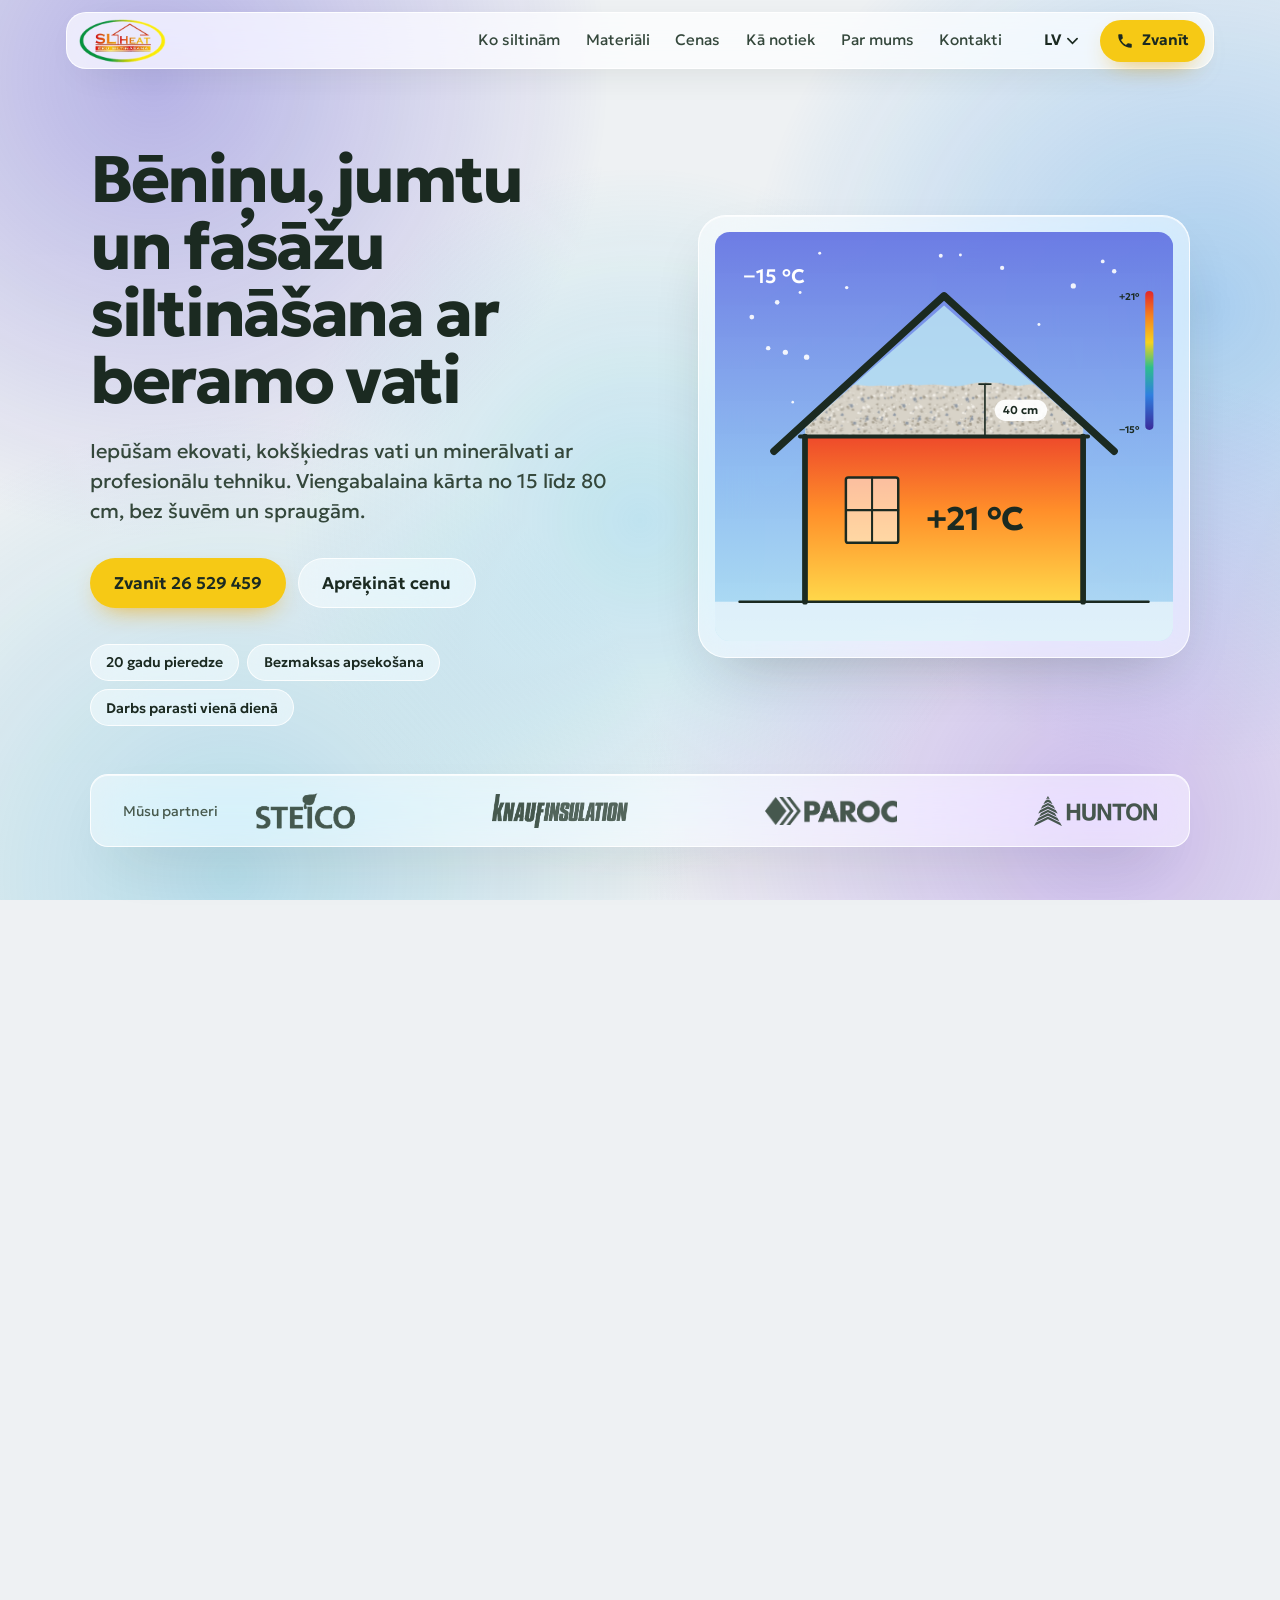
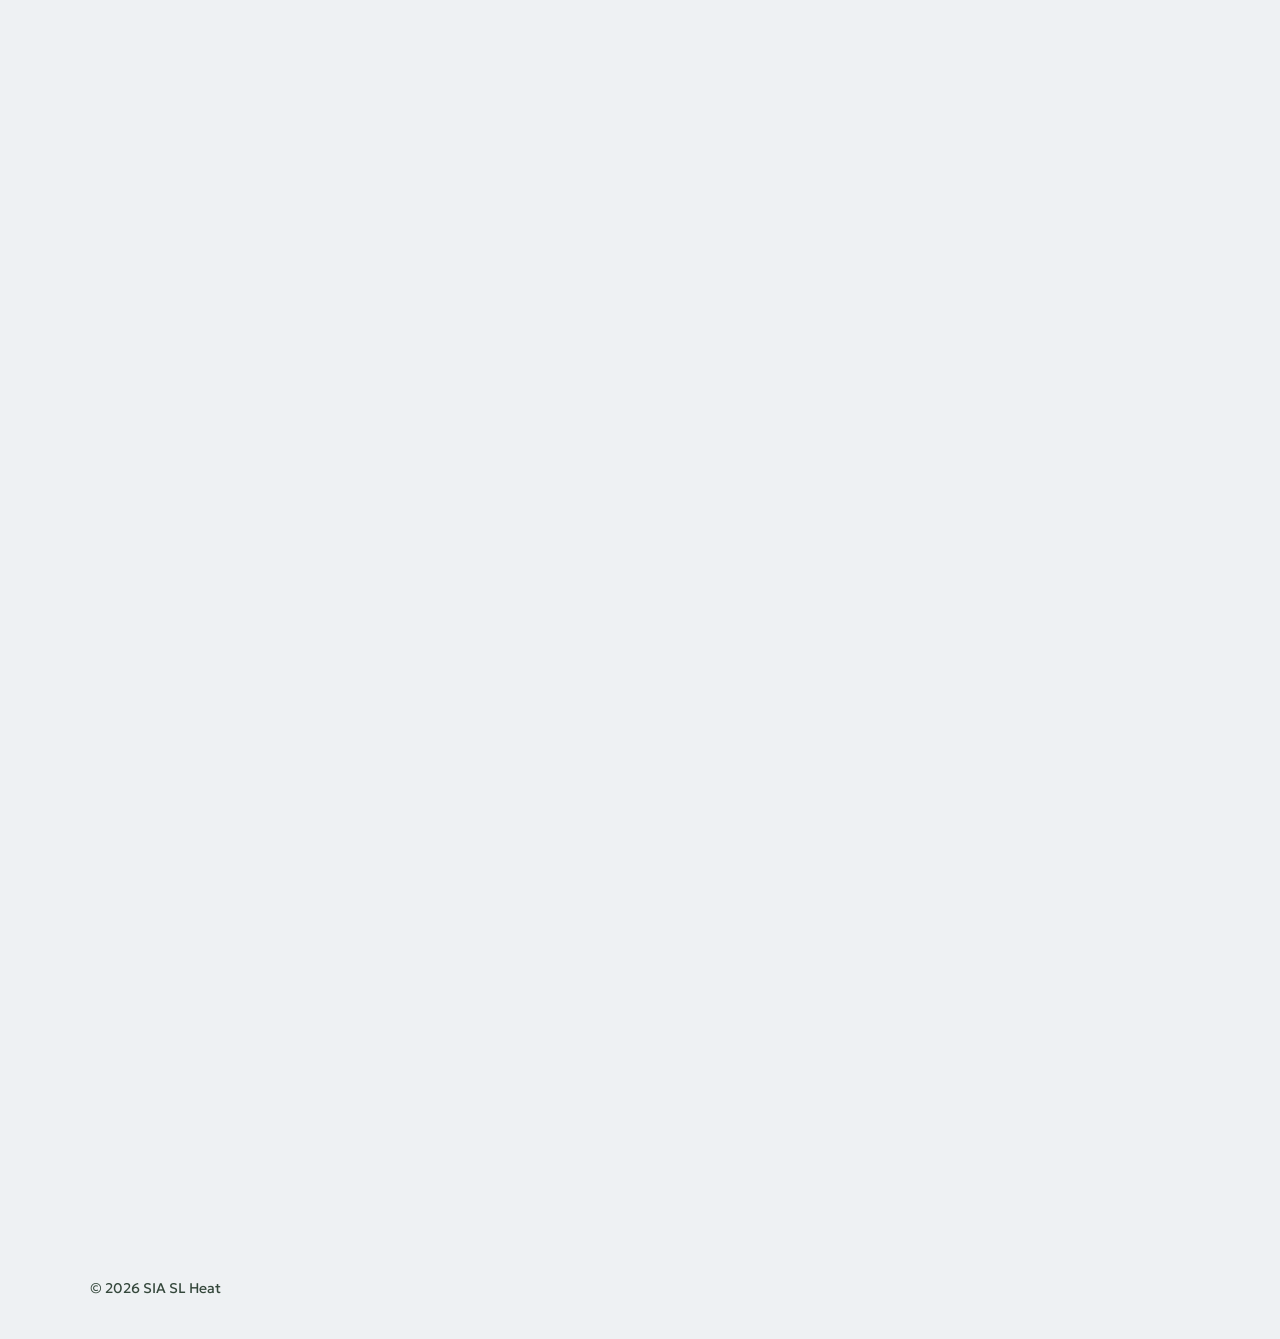
<file: index.html>
<!doctype html>
<html lang="lv">
<head>
<meta charset="utf-8">
<script>(function(d){var h=d.documentElement,rm=false,seen=false;h.classList.add('js');try{rm=matchMedia('(prefers-reduced-motion: reduce)').matches}catch(e){}try{seen=!!sessionStorage.getItem('slh-intro');sessionStorage.setItem('slh-intro','1')}catch(e){}if(!rm&&!seen)h.classList.add('intro-on')})(document)</script>
<meta name="viewport" content="width=device-width, initial-scale=1">
<title>SL Heat | Beramā siltumizolācija: ekovate un kokšķiedras vate</title>
<meta name="description" content="Bēniņu, jumtu un fasāžu siltināšana ar iepūšamu ekovati, kokšķiedras vati un minerālvati. 20 gadu pieredze, bezmaksas apsekošana, orientējošās cenas un kalkulators.">
<link rel="canonical" href="https://slheat.lv/">
<link rel="alternate" hreflang="lv" href="https://slheat.lv/">
<link rel="alternate" hreflang="ru" href="https://slheat.lv/ru/">
<link rel="alternate" hreflang="en" href="https://slheat.lv/en/">
<link rel="alternate" hreflang="x-default" href="https://slheat.lv/">
<meta property="og:type" content="website">
<meta property="og:site_name" content="SL Heat">
<meta property="og:title" content="SL Heat | Beramā siltumizolācija: ekovate un kokšķiedras vate">
<meta property="og:description" content="Bēniņu, jumtu un fasāžu siltināšana ar iepūšamu ekovati, kokšķiedras vati un minerālvati. 20 gadu pieredze, bezmaksas apsekošana, orientējošās cenas un kalkulators.">
<meta property="og:url" content="https://slheat.lv/">
<meta property="og:locale" content="lv_LV">
<meta property="og:image" content="https://slheat.lv/assets/og-lv.jpg">
<meta property="og:image:width" content="1200">
<meta property="og:image:height" content="630">
<meta name="twitter:card" content="summary_large_image">
<meta name="theme-color" content="#EEF1F3">
<link rel="icon" href="favicon.svg" type="image/svg+xml">
<link rel="preload" href="assets/fonts/geologica-latin-full-normal.woff2" as="font" type="font/woff2" crossorigin>
<link rel="stylesheet" href="assets/style.css">
<script type="application/ld+json">{"@context": "https://schema.org", "@type": "HomeAndConstructionBusiness", "name": "SL Heat", "legalName": "SIA SL Heat", "url": "https://slheat.lv/", "image": "https://slheat.lv/assets/og-lv.jpg", "logo": "https://slheat.lv/assets/logo.png", "description": "Bēniņu, jumtu un fasāžu siltināšana ar iepūšamu ekovati, kokšķiedras vati un minerālvati. 20 gadu pieredze, bezmaksas apsekošana, orientējošās cenas un kalkulators.", "telephone": "+37126529459", "email": "info@slheat.lv", "address": {"@type": "PostalAddress", "streetAddress": "Dimanti-18, Iršu pagasts", "addressLocality": "Koknese", "addressRegion": "Aizkraukles novads", "postalCode": "LV-5108", "addressCountry": "LV"}, "areaServed": ["Latvia", "Lithuania", "Estonia", "Norway", "Sweden"], "employee": {"@type": "Person", "name": "Sandis Liepiņš"}, "sameAs": ["https://www.facebook.com/slheat/", "https://www.instagram.com/sl_heat/", "https://www.tiktok.com/@sl.heat"], "inLanguage": "lv"}</script>
</head>
<body>
<svg class="defs" aria-hidden="true" focusable="false" xmlns="http://www.w3.org/2000/svg" xmlns:xlink="http://www.w3.org/1999/xlink" width="0" height="0"><defs><pattern id="tex-ekovate" width="64" height="64" patternUnits="userSpaceOnUse"><rect width="64" height="64" fill="#D8D3C8"/><polygon points="10.3,42.2 9.5,42.2 8.9,41.7 9.4,41.2 10.3,41.0" fill="#B6B0A3"/><polygon points="38.4,3.7 36.8,5.1 36.6,2.9" fill="#F3F0EA"/><polygon points="13.2,38.2 10.5,38.6 10.1,36.1 12.5,35.4" fill="#8D97A4"/><polygon points="14.1,10.4 17.8,10.6 16.1,12.9" fill="#B6B0A3"/><polygon points="49.4,9.4 48.0,11.5 47.6,8.8" fill="#F3F0EA"/><polygon points="50.1,4.5 50.8,3.5 52.1,4.2 51.1,5.1" fill="#F3F0EA"/><polygon points="0.7,29.6 2.0,28.8 2.1,30.3" fill="#F3F0EA"/><polygon points="64.7,29.6 66.0,28.8 66.1,30.3" fill="#F3F0EA"/><polygon points="26.2,17.2 26.3,18.5 24.9,18.3 25.2,17.3" fill="#B6B0A3"/><polygon points="31.7,38.6 30.1,37.8 31.6,36.4" fill="#B6B0A3"/><polygon points="47.9,27.4 48.8,29.2 47.8,30.6 46.0,30.2 45.8,28.4" fill="#F3F0EA"/><polygon points="10.6,7.0 8.6,7.4 9.6,5.3" fill="#B6B0A3"/><polygon points="32.1,-0.8 30.6,0.1 30.3,-1.9 32.2,-2.7" fill="#B6B0A3"/><polygon points="32.1,63.2 30.6,64.1 30.3,62.1 32.2,61.3" fill="#B6B0A3"/><polygon points="35.9,0.8 36.0,2.2 34.6,3.3 33.0,2.0 34.1,0.1" fill="#B6B0A3"/><polygon points="35.9,64.8 36.0,66.2 34.6,67.3 33.0,66.0 34.1,64.1" fill="#B6B0A3"/><polygon points="55.1,49.7 56.9,51.6 55.3,53.4 53.3,52.8 53.2,50.1" fill="#A39B8B"/><polygon points="22.5,-1.0 21.6,-2.0 23.1,-2.1" fill="#8D97A4"/><polygon points="22.5,63.0 21.6,62.0 23.1,61.9" fill="#8D97A4"/><polygon points="51.6,3.8 52.5,5.8 50.9,7.5 48.9,5.1" fill="#F3F0EA"/><polygon points="61.6,46.5 59.9,47.2 60.2,45.5" fill="#F3F0EA"/><polygon points="9.6,34.3 10.4,34.4 10.8,35.3 10.0,35.7 9.4,35.3" fill="#A39B8B"/><polygon points="28.7,6.8 28.1,10.5 24.6,9.3 25.9,6.7" fill="#B6B0A3"/><polygon points="50.6,40.9 47.7,38.9 50.7,37.3" fill="#A39B8B"/><polygon points="7.5,36.1 6.6,37.2 6.1,35.6 7.2,34.7" fill="#8D97A4"/><polygon points="19.8,31.6 19.4,33.8 16.6,34.7 15.4,32.2 17.7,30.6" fill="#B6B0A3"/><polygon points="16.4,3.5 15.6,6.0 13.3,3.8" fill="#B6B0A3"/><polygon points="61.5,24.3 62.4,25.7 61.1,26.7 59.4,25.9 59.9,24.5" fill="#B6B0A3"/><polygon points="22.7,40.7 19.4,40.3 21.4,38.0" fill="#B6B0A3"/><polygon points="49.1,51.1 51.0,52.7 48.8,53.9 47.2,53.6 47.0,51.5" fill="#B6B0A3"/><polygon points="41.5,51.6 40.0,51.8 40.5,50.6" fill="#A39B8B"/><polygon points="33.7,16.4 33.0,14.8 34.3,14.9" fill="#B6B0A3"/><polygon points="20.0,51.7 16.3,53.3 16.1,50.0" fill="#F3F0EA"/><polygon points="29.4,31.4 28.0,33.2 25.1,32.1 27.4,29.0" fill="#8D97A4"/><polygon points="52.5,1.7 52.9,-0.6 55.6,0.1 54.4,1.9" fill="#A39B8B"/><polygon points="52.5,65.7 52.9,63.4 55.6,64.1 54.4,65.9" fill="#A39B8B"/><polygon points="18.5,0.1 17.5,1.3 16.1,0.4 17.0,-1.0" fill="#B6B0A3"/><polygon points="18.5,64.1 17.5,65.3 16.1,64.4 17.0,63.0" fill="#B6B0A3"/><polygon points="13.1,31.6 13.4,32.5 12.6,32.7 12.0,32.0" fill="#F3F0EA"/><polygon points="56.8,48.8 58.9,50.0 57.5,52.0 55.5,50.5" fill="#B6B0A3"/><polygon points="33.5,56.2 34.3,58.8 32.6,60.4 31.0,58.7 31.4,57.0" fill="#8D97A4"/><polygon points="52.2,35.5 53.3,34.6 55.5,34.8 54.3,37.0 52.5,37.2" fill="#B6B0A3"/><polygon points="54.0,13.2 55.7,15.8 52.4,16.3" fill="#8D97A4"/><polygon points="40.5,4.2 41.7,4.4 41.7,5.9 40.6,5.4" fill="#F3F0EA"/><polygon points="46.8,18.2 44.9,19.5 44.7,17.5" fill="#F3F0EA"/><polygon points="0.5,0.3 -1.2,0.2 -0.4,-1.8" fill="#F3F0EA"/><polygon points="0.5,64.3 -1.2,64.2 -0.4,62.2" fill="#F3F0EA"/><polygon points="64.5,0.3 62.8,0.2 63.6,-1.8" fill="#F3F0EA"/><polygon points="64.5,64.3 62.8,64.2 63.6,62.2" fill="#F3F0EA"/><polygon points="6.3,24.6 6.2,22.3 8.6,22.5 8.0,24.2" fill="#B6B0A3"/><polygon points="20.4,20.6 21.9,22.0 19.5,22.6" fill="#B6B0A3"/><polygon points="28.2,17.9 27.0,18.3 27.3,17.0" fill="#B6B0A3"/><polygon points="49.5,27.8 49.8,27.1 50.5,26.7 51.0,27.4 50.5,28.0" fill="#8D97A4"/><polygon points="34.7,12.7 34.2,10.5 35.5,9.6 36.4,11.2" fill="#A39B8B"/><polygon points="12.1,58.5 13.6,56.5 14.2,58.7" fill="#B6B0A3"/><polygon points="22.2,22.4 20.8,25.5 18.7,23.0" fill="#F3F0EA"/><polygon points="16.7,-2.3 17.7,-3.2 18.5,-2.5 18.3,-1.5 17.3,-1.0" fill="#B6B0A3"/><polygon points="16.7,61.7 17.7,60.8 18.5,61.5 18.3,62.5 17.3,63.0" fill="#B6B0A3"/><polygon points="25.9,49.0 26.3,47.0 28.7,47.7 29.2,49.7 26.9,51.4" fill="#B6B0A3"/><polygon points="54.9,45.5 52.1,46.7 51.7,43.7 54.2,42.9" fill="#B6B0A3"/><polygon points="27.1,48.8 28.1,48.0 28.5,49.0 27.9,50.0" fill="#F3F0EA"/><polygon points="57.5,30.6 56.1,31.0 56.1,29.3" fill="#F3F0EA"/><polygon points="15.7,27.4 14.3,28.1 13.1,26.8 14.8,26.2" fill="#B6B0A3"/><polygon points="19.8,53.2 19.0,51.8 21.2,52.1" fill="#A39B8B"/><polygon points="4.3,39.6 2.2,37.7 5.1,36.1" fill="#A39B8B"/><polygon points="47.8,1.9 44.9,0.5 46.0,-2.7 49.6,-0.9" fill="#A39B8B"/><polygon points="47.8,65.9 44.9,64.5 46.0,61.3 49.6,63.1" fill="#A39B8B"/><polygon points="3.5,4.7 6.3,4.5 5.2,6.1" fill="#B6B0A3"/><polygon points="11.3,35.3 11.5,33.5 13.6,34.0 13.2,35.3" fill="#8D97A4"/><polygon points="15.2,50.0 15.4,46.2 18.0,45.7 17.8,49.4" fill="#A39B8B"/><polygon points="52.3,61.0 50.7,60.9 51.7,59.6" fill="#F3F0EA"/><polygon points="32.9,-1.5 33.5,1.4 30.9,2.9 30.4,-0.2" fill="#B6B0A3"/><polygon points="32.9,62.5 33.5,65.4 30.9,66.9 30.4,63.8" fill="#B6B0A3"/><polygon points="15.3,4.0 15.8,3.7 16.6,3.9 16.2,4.9 15.3,4.6" fill="#8D97A4"/><polygon points="30.2,56.4 30.8,57.3 29.5,58.0 28.3,57.3 29.0,56.4" fill="#B6B0A3"/><polygon points="56.6,38.2 55.3,37.0 56.6,36.2 57.3,37.0" fill="#B6B0A3"/><polygon points="29.9,25.8 26.6,24.7 29.1,21.4" fill="#B6B0A3"/><polygon points="15.0,48.3 18.1,49.4 16.2,52.6" fill="#F3F0EA"/><polygon points="45.4,59.7 46.1,57.4 48.5,57.4 47.9,60.5" fill="#B6B0A3"/><polygon points="9.3,32.8 11.3,33.4 10.4,35.9 8.4,34.7" fill="#F3F0EA"/><polygon points="-1.3,23.8 -0.8,22.9 0.0,22.3 0.7,23.3 -0.0,23.9" fill="#A39B8B"/><polygon points="62.7,23.8 63.2,22.9 64.0,22.3 64.7,23.3 64.0,23.9" fill="#A39B8B"/><polygon points="51.5,24.0 52.8,25.3 51.7,26.8 49.7,25.6" fill="#B6B0A3"/><polygon points="19.0,54.3 18.8,53.3 19.6,52.7 20.0,53.9" fill="#8D97A4"/><polygon points="39.6,14.0 38.2,13.1 38.5,11.4 40.1,11.7 40.8,12.7" fill="#F3F0EA"/><polygon points="54.8,6.1 55.0,7.9 53.7,9.0 52.1,7.9 53.0,5.8" fill="#B6B0A3"/><polygon points="29.3,38.3 29.7,41.0 26.2,39.9" fill="#F3F0EA"/><polygon points="3.0,6.9 4.7,8.7 2.1,9.9 -0.1,7.8" fill="#F3F0EA"/><polygon points="67.0,6.9 68.7,8.7 66.1,9.9 63.9,7.8" fill="#F3F0EA"/><polygon points="51.5,15.1 49.7,11.8 52.6,9.7 54.5,12.8" fill="#8D97A4"/><polygon points="37.4,57.9 39.3,56.5 40.5,57.9 39.3,59.0" fill="#B6B0A3"/><polygon points="44.2,58.0 42.9,58.2 42.8,56.7 44.3,56.8" fill="#A39B8B"/><polygon points="39.1,26.2 39.1,24.3 41.4,23.7 42.2,26.4" fill="#A39B8B"/><polygon points="21.8,-3.7 21.2,-1.2 19.2,-0.3 18.0,-2.1 19.1,-4.3" fill="#F3F0EA"/><polygon points="21.8,60.3 21.2,62.8 19.2,63.7 18.0,61.9 19.1,59.7" fill="#F3F0EA"/><polygon points="2.9,37.3 2.3,36.0 3.5,35.2 4.3,35.9 4.0,37.0" fill="#B6B0A3"/><polygon points="41.8,54.6 43.1,56.7 40.1,57.7 38.9,55.0" fill="#B6B0A3"/><polygon points="10.1,0.3 10.5,-0.5 11.3,0.5" fill="#F3F0EA"/><polygon points="10.1,64.3 10.5,63.5 11.3,64.5" fill="#F3F0EA"/><polygon points="11.4,39.7 12.0,37.8 13.6,37.3 14.2,39.1 13.1,40.3" fill="#B6B0A3"/><polygon points="5.1,42.6 4.1,41.3 6.3,41.6" fill="#A39B8B"/><polygon points="42.2,43.1 41.8,44.6 39.5,44.4 38.6,42.5 40.9,42.2" fill="#B6B0A3"/><polygon points="13.8,23.8 13.3,26.7 11.0,26.0 11.2,23.2" fill="#A39B8B"/><polygon points="45.4,37.3 46.2,35.7 47.2,37.0" fill="#F3F0EA"/><polygon points="-1.7,44.1 -0.6,44.9 -1.9,45.3" fill="#B6B0A3"/><polygon points="62.3,44.1 63.4,44.9 62.1,45.3" fill="#B6B0A3"/><polygon points="53.0,56.8 52.8,57.4 51.9,57.8 51.6,56.8 52.4,56.4" fill="#8D97A4"/><polygon points="5.8,49.2 5.1,48.1 6.9,47.4 7.3,49.0" fill="#B6B0A3"/><polygon points="16.3,48.4 18.7,45.7 19.6,49.2" fill="#F3F0EA"/><polygon points="52.3,11.3 52.0,10.6 53.2,10.7" fill="#B6B0A3"/><polygon points="39.1,-3.2 39.0,-1.6 37.3,-1.4 36.9,-3.2 37.8,-4.6" fill="#A39B8B"/><polygon points="39.1,60.8 39.0,62.4 37.3,62.6 36.9,60.8 37.8,59.4" fill="#A39B8B"/><polygon points="24.2,26.1 22.5,26.7 21.1,25.8 22.3,24.1 23.5,24.8" fill="#F3F0EA"/><polygon points="46.8,47.1 49.1,46.6 49.6,49.0 47.3,49.4" fill="#F3F0EA"/><polygon points="21.9,43.1 19.6,42.0 20.3,40.3 21.8,39.4 22.7,41.0" fill="#B6B0A3"/><polygon points="-1.0,47.3 -1.9,47.6 -2.4,46.6 -1.9,46.1 -1.1,46.2" fill="#B6B0A3"/><polygon points="63.0,47.3 62.1,47.6 61.6,46.6 62.1,46.1 62.9,46.2" fill="#B6B0A3"/><polygon points="27.0,50.5 26.2,52.5 24.7,51.6 23.6,49.6 25.9,48.7" fill="#B6B0A3"/><polygon points="41.9,39.5 44.6,40.6 44.2,43.1 42.3,43.6 40.2,41.8" fill="#8D97A4"/><polygon points="16.9,25.9 17.7,27.8 15.9,28.0 14.3,27.6 15.5,26.2" fill="#F3F0EA"/><polygon points="46.7,61.5 45.2,61.7 45.0,60.2 46.4,60.1" fill="#B6B0A3"/><polygon points="13.3,42.4 14.4,44.2 12.8,44.3" fill="#A39B8B"/><polygon points="40.5,45.3 38.7,42.7 41.7,42.3" fill="#A39B8B"/><polygon points="9.0,51.9 6.4,50.6 6.4,48.4 8.9,47.9 11.0,49.6" fill="#B6B0A3"/><polygon points="49.7,31.6 48.4,29.2 51.0,29.1" fill="#F3F0EA"/><polygon points="15.0,18.0 16.4,18.4 16.6,20.0 14.6,20.2" fill="#B6B0A3"/><polygon points="36.1,22.2 34.3,23.2 33.0,22.8 32.5,21.2 34.4,20.2" fill="#A39B8B"/><polygon points="9.7,55.3 12.8,57.0 9.8,58.5" fill="#8D97A4"/><polygon points="26.4,57.2 27.3,55.1 29.8,55.6 28.7,57.5" fill="#8D97A4"/><polygon points="45.8,9.7 47.1,9.2 48.6,10.1 47.7,11.4 46.5,11.2" fill="#F3F0EA"/><polygon points="57.0,21.3 58.9,19.2 60.8,20.1 61.8,22.1 59.0,23.4" fill="#F3F0EA"/><polygon points="18.6,20.7 18.7,22.8 17.3,21.9" fill="#A39B8B"/><polygon points="41.7,49.1 42.7,50.3 42.2,51.9 40.8,51.0" fill="#A39B8B"/><polygon points="5.2,1.4 8.6,1.3 8.6,4.3 5.5,4.6" fill="#B6B0A3"/><polygon points="5.2,65.4 8.6,65.3 8.6,68.3 5.5,68.6" fill="#B6B0A3"/><polygon points="14.5,43.2 12.1,43.4 13.8,41.4" fill="#F3F0EA"/><polygon points="50.6,36.6 49.3,36.4 49.8,35.0 51.3,35.4" fill="#8D97A4"/><polygon points="28.2,44.7 25.9,46.0 26.4,43.4" fill="#8D97A4"/><polygon points="40.7,14.0 41.3,12.4 41.8,13.9" fill="#B6B0A3"/><polygon points="18.0,38.0 16.4,37.6 16.2,35.9 18.0,34.9 19.0,36.3" fill="#F3F0EA"/><polygon points="-1.7,45.4 -2.2,46.5 -3.0,45.6" fill="#B6B0A3"/><polygon points="62.3,45.4 61.8,46.5 61.0,45.6" fill="#B6B0A3"/><polygon points="36.7,20.9 37.2,18.7 40.3,18.2 41.0,20.7 39.2,23.2" fill="#8D97A4"/><polygon points="36.0,18.1 37.0,18.1 37.0,19.2 36.1,19.4 35.3,18.7" fill="#8D97A4"/><polygon points="37.9,55.8 39.9,56.4 39.4,59.6 37.0,57.9" fill="#F3F0EA"/><polygon points="-1.6,7.6 0.7,7.9 1.9,10.3 -1.0,12.3 -2.3,9.7" fill="#A39B8B"/><polygon points="62.4,7.6 64.7,7.9 65.9,10.3 63.0,12.3 61.7,9.7" fill="#A39B8B"/><polygon points="30.0,12.5 30.7,14.1 28.9,13.5" fill="#F3F0EA"/><polygon points="57.0,34.4 55.2,34.1 55.4,32.6 57.2,31.7 57.8,33.4" fill="#A39B8B"/><polygon points="56.3,24.8 54.0,23.8 55.9,22.1" fill="#F3F0EA"/><polygon points="29.8,36.9 30.5,35.0 31.9,36.0 31.5,37.0" fill="#A39B8B"/><polygon points="0.7,35.9 3.0,33.4 6.0,35.5 3.4,37.5" fill="#B6B0A3"/><polygon points="4.7,59.6 6.1,57.8 6.5,59.7" fill="#B6B0A3"/><polygon points="57.7,60.3 55.8,56.8 59.0,57.1" fill="#B6B0A3"/><polygon points="12.8,46.5 14.1,47.9 12.7,49.1 11.4,47.8" fill="#B6B0A3"/><polygon points="1.5,46.5 -0.3,46.0 1.3,44.8" fill="#F3F0EA"/><polygon points="65.5,46.5 63.7,46.0 65.3,44.8" fill="#F3F0EA"/><polygon points="58.7,24.9 59.4,23.9 59.6,25.0" fill="#A39B8B"/><polygon points="45.6,36.1 45.1,34.8 46.4,35.1" fill="#B6B0A3"/><polygon points="21.4,58.1 20.3,58.6 19.7,58.0 20.0,57.2 21.1,56.9" fill="#F3F0EA"/><polygon points="7.7,17.2 7.4,20.3 4.1,18.5" fill="#A39B8B"/><polygon points="49.2,60.7 50.1,59.6 51.3,59.9 51.1,61.2" fill="#F3F0EA"/><polygon points="6.1,40.4 4.2,39.5 5.0,38.1 7.1,38.3" fill="#B6B0A3"/><polygon points="59.5,32.2 59.3,34.0 58.0,34.5 57.8,32.7" fill="#8D97A4"/><polygon points="24.2,9.2 25.1,10.8 23.4,11.5 22.0,10.9 22.7,9.1" fill="#8D97A4"/><polygon points="56.6,18.7 57.2,18.1 58.4,18.2 58.0,19.0 57.3,19.7" fill="#F3F0EA"/><polygon points="6.7,43.9 6.6,45.6 5.3,44.7" fill="#B6B0A3"/><polygon points="18.4,31.1 16.4,30.7 16.5,28.6 18.5,28.6" fill="#B6B0A3"/><polygon points="2.2,39.2 3.5,41.2 1.3,42.1 -0.3,41.3 -0.4,39.0" fill="#A39B8B"/><polygon points="66.2,39.2 67.5,41.2 65.3,42.1 63.7,41.3 63.6,39.0" fill="#A39B8B"/><polygon points="52.7,54.8 51.6,54.9 51.7,54.1 52.1,53.6 52.7,54.0" fill="#A39B8B"/><polygon points="25.1,23.2 29.1,24.4 28.6,26.8 25.0,26.7" fill="#B6B0A3"/><polygon points="60.0,39.8 59.3,40.7 58.5,40.1 58.1,38.8 59.7,39.1" fill="#F3F0EA"/><polygon points="61.0,27.5 60.5,29.7 58.6,28.9 58.8,27.1" fill="#F3F0EA"/><polygon points="33.5,22.3 36.2,22.2 36.7,24.7 33.7,24.5" fill="#B6B0A3"/><polygon points="54.9,16.5 54.1,15.1 55.4,13.6 56.5,15.5" fill="#B6B0A3"/><polygon points="53.8,24.9 52.1,23.4 52.2,21.1 54.3,20.5 55.7,23.0" fill="#F3F0EA"/><polygon points="47.1,47.6 49.1,48.1 48.9,49.6 47.1,50.4 46.1,48.6" fill="#8D97A4"/><polygon points="55.5,37.8 56.9,38.4 56.3,40.2 55.1,39.4" fill="#8D97A4"/><polygon points="23.1,19.7 24.6,17.9 26.0,20.2" fill="#A39B8B"/><polygon points="22.6,-1.3 19.7,-0.1 20.2,-3.9" fill="#B6B0A3"/><polygon points="22.6,62.7 19.7,63.9 20.2,60.1" fill="#B6B0A3"/><polygon points="51.9,47.5 51.4,45.6 53.7,45.8 53.8,47.3" fill="#F3F0EA"/><polygon points="34.6,58.0 35.4,54.2 38.9,55.4 37.9,57.9" fill="#F3F0EA"/><polygon points="19.1,9.1 21.9,10.6 20.4,12.6 18.3,11.9" fill="#B6B0A3"/><polygon points="10.0,39.5 12.5,39.4 12.6,41.1 11.0,42.3" fill="#B6B0A3"/><polygon points="5.6,1.0 6.7,0.4 6.8,1.6" fill="#B6B0A3"/><polygon points="5.6,65.0 6.7,64.4 6.8,65.6" fill="#B6B0A3"/><polygon points="9.1,10.5 6.6,11.4 7.2,7.9" fill="#F3F0EA"/><polygon points="43.4,37.6 43.6,36.0 44.8,37.1" fill="#F3F0EA"/><polygon points="24.8,2.1 26.3,3.1 25.5,5.4 23.6,4.5 22.2,2.7" fill="#F3F0EA"/><polygon points="16.2,59.4 14.5,55.9 18.5,55.6" fill="#F3F0EA"/><polygon points="17.2,11.2 15.0,12.0 14.8,10.1" fill="#8D97A4"/><polygon points="-2.4,28.8 -4.1,27.5 -4.0,25.5 -1.6,25.0 -1.0,27.5" fill="#F3F0EA"/><polygon points="61.6,28.8 59.9,27.5 60.0,25.5 62.4,25.0 63.0,27.5" fill="#F3F0EA"/><polygon points="9.2,30.3 6.3,28.5 8.9,26.0" fill="#8D97A4"/><polygon points="15.5,29.0 14.9,29.8 13.9,29.5 14.0,28.4 14.8,28.4" fill="#F3F0EA"/><polygon points="46.5,48.7 47.2,48.4 48.0,48.8 47.5,49.4 46.6,49.4" fill="#8D97A4"/><polygon points="18.7,5.3 18.3,3.2 20.1,3.9" fill="#F3F0EA"/><polygon points="54.8,59.2 56.0,59.5 55.7,60.6 54.2,60.3" fill="#F3F0EA"/><polygon points="12.1,9.3 9.6,8.4 9.8,6.3 12.7,5.4 14.0,7.7" fill="#F3F0EA"/><polygon points="13.8,30.1 15.5,31.0 15.4,33.6 12.9,32.6" fill="#F3F0EA"/><polygon points="-1.4,44.4 -2.1,43.8 -1.8,42.8 -0.8,43.4" fill="#F3F0EA"/><polygon points="62.6,44.4 61.9,43.8 62.2,42.8 63.2,43.4" fill="#F3F0EA"/><polygon points="58.1,27.1 59.9,25.0 62.6,26.2 62.5,28.8 59.7,29.2" fill="#B6B0A3"/><polygon points="58.9,52.3 62.1,51.9 61.2,54.2" fill="#B6B0A3"/><polygon points="12.0,20.0 12.7,18.9 13.4,19.2 13.8,20.2 12.7,20.8" fill="#F3F0EA"/><polygon points="39.8,5.9 42.0,7.6 39.7,8.8" fill="#B6B0A3"/><polygon points="31.9,4.7 29.7,3.4 30.5,1.0 32.6,2.3" fill="#B6B0A3"/><polygon points="31.9,68.7 29.7,67.4 30.5,65.0 32.6,66.3" fill="#B6B0A3"/><polygon points="-1.0,48.6 -1.4,47.8 -0.6,47.1 0.1,47.7 -0.1,48.5" fill="#B6B0A3"/><polygon points="63.0,48.6 62.6,47.8 63.4,47.1 64.1,47.7 63.9,48.5" fill="#B6B0A3"/><polygon points="47.5,46.3 44.6,45.0 47.2,43.0" fill="#F3F0EA"/><polygon points="59.2,9.3 61.7,10.7 59.4,12.8 57.6,10.9" fill="#8D97A4"/><polygon points="1.7,37.0 1.4,35.1 3.4,34.6 4.5,36.3 3.0,37.5" fill="#B6B0A3"/><polygon points="65.7,37.0 65.4,35.1 67.4,34.6 68.5,36.3 67.0,37.5" fill="#B6B0A3"/><polygon points="26.6,-0.1 23.3,-0.4 24.8,-3.1 27.3,-2.2" fill="#F3F0EA"/><polygon points="26.6,63.9 23.3,63.6 24.8,60.9 27.3,61.8" fill="#F3F0EA"/><polygon points="28.0,21.2 27.7,22.4 25.9,22.9 25.6,21.2 27.0,20.3" fill="#F3F0EA"/><polygon points="35.2,39.8 34.4,41.0 33.3,40.2 34.0,38.9" fill="#F3F0EA"/><polygon points="42.4,19.4 41.6,20.0 40.2,19.6 40.5,18.3 42.0,18.0" fill="#F3F0EA"/><polygon points="7.3,8.9 9.5,11.0 8.7,13.5 6.3,13.2 5.2,10.8" fill="#B6B0A3"/><polygon points="59.9,37.4 57.9,38.6 55.8,36.5 56.9,34.2 59.2,34.5" fill="#8D97A4"/><polygon points="12.2,-1.8 9.7,-2.3 11.3,-4.1" fill="#B6B0A3"/><polygon points="12.2,62.2 9.7,61.7 11.3,59.9" fill="#B6B0A3"/><polygon points="17.9,44.3 20.9,44.8 19.0,46.8" fill="#B6B0A3"/><polygon points="49.0,45.6 47.3,42.7 50.9,42.6" fill="#B6B0A3"/><polygon points="21.0,39.4 20.5,38.9 20.5,37.9 21.3,38.2 21.5,38.7" fill="#B6B0A3"/><polygon points="57.4,41.2 58.1,44.1 55.7,44.6 54.4,43.2 54.7,40.7" fill="#A39B8B"/><polygon points="13.0,50.7 13.1,53.1 10.4,53.9 10.3,51.4" fill="#B6B0A3"/><polygon points="8.3,39.0 9.7,39.8 8.5,41.0 7.6,40.1" fill="#B6B0A3"/><polygon points="38.7,42.2 37.8,39.2 40.7,39.5" fill="#A39B8B"/><polygon points="2.5,33.8 3.5,36.9 0.0,36.8" fill="#A39B8B"/><polygon points="66.5,33.8 67.5,36.9 64.0,36.8" fill="#A39B8B"/></pattern><pattern id="tex-zell" width="72" height="72" patternUnits="userSpaceOnUse"><rect width="72" height="72" fill="#C4935C"/><path d="M44.7 -5.2Q38.7 -5.4 35.9 -5.7" stroke="#E0B886" stroke-width="0.95" fill="none" stroke-linecap="round"/><path d="M44.7 66.8Q38.7 66.6 35.9 66.3" stroke="#E0B886" stroke-width="0.95" fill="none" stroke-linecap="round"/><path d="M54.0 4.8Q58.1 4.5 60.2 8.8" stroke="#E0B886" stroke-width="1.09" fill="none" stroke-linecap="round"/><path d="M-5.3 42.9Q-2.4 44.9 0.2 51.2" stroke="#AE7A43" stroke-width="0.61" fill="none" stroke-linecap="round"/><path d="M66.7 42.9Q69.6 44.9 72.2 51.2" stroke="#AE7A43" stroke-width="0.61" fill="none" stroke-linecap="round"/><path d="M21.5 0.6Q17.5 2.9 13.4 3.8" stroke="#9C6934" stroke-width="1.11" fill="none" stroke-linecap="round"/><path d="M21.5 72.6Q17.5 74.9 13.4 75.8" stroke="#9C6934" stroke-width="1.11" fill="none" stroke-linecap="round"/><path d="M44.1 33.0Q49.4 34.0 51.3 32.9" stroke="#E0B886" stroke-width="1.20" fill="none" stroke-linecap="round"/><path d="M16.3 23.6Q18.3 20.2 16.8 18.0" stroke="#9C6934" stroke-width="0.84" fill="none" stroke-linecap="round"/><path d="M58.2 1.8Q63.4 -0.5 63.8 -1.8" stroke="#AE7A43" stroke-width="0.88" fill="none" stroke-linecap="round"/><path d="M58.2 73.8Q63.4 71.5 63.8 70.2" stroke="#AE7A43" stroke-width="0.88" fill="none" stroke-linecap="round"/><path d="M42.3 54.2Q47.6 57.3 48.4 57.9" stroke="#9C6934" stroke-width="0.80" fill="none" stroke-linecap="round"/><path d="M16.9 9.9Q18.0 7.0 18.5 4.7" stroke="#9C6934" stroke-width="0.71" fill="none" stroke-linecap="round"/><path d="M48.9 6.0Q51.3 8.3 56.5 12.8" stroke="#9C6934" stroke-width="0.85" fill="none" stroke-linecap="round"/><path d="M56.4 16.0Q59.6 22.6 59.3 27.8" stroke="#AE7A43" stroke-width="0.84" fill="none" stroke-linecap="round"/><path d="M-1.3 18.9Q-1.8 13.2 -0.3 11.9" stroke="#9C6934" stroke-width="0.80" fill="none" stroke-linecap="round"/><path d="M70.7 18.9Q70.2 13.2 71.7 11.9" stroke="#9C6934" stroke-width="0.80" fill="none" stroke-linecap="round"/><path d="M45.3 14.0Q44.3 17.4 38.6 21.0" stroke="#9C6934" stroke-width="0.87" fill="none" stroke-linecap="round"/><path d="M59.8 14.9Q61.1 11.6 65.0 11.5" stroke="#E0B886" stroke-width="1.09" fill="none" stroke-linecap="round"/><path d="M-8.9 18.4Q-4.7 12.2 0.3 9.9" stroke="#E0B886" stroke-width="0.96" fill="none" stroke-linecap="round"/><path d="M63.1 18.4Q67.3 12.2 72.3 9.9" stroke="#E0B886" stroke-width="0.96" fill="none" stroke-linecap="round"/><path d="M-2.5 11.9Q-2.2 16.1 -2.9 22.5" stroke="#9C6934" stroke-width="1.09" fill="none" stroke-linecap="round"/><path d="M69.5 11.9Q69.8 16.1 69.1 22.5" stroke="#9C6934" stroke-width="1.09" fill="none" stroke-linecap="round"/><path d="M55.0 6.2Q52.4 3.9 48.7 3.7" stroke="#9C6934" stroke-width="1.11" fill="none" stroke-linecap="round"/><path d="M55.0 78.2Q52.4 75.9 48.7 75.7" stroke="#9C6934" stroke-width="1.11" fill="none" stroke-linecap="round"/><path d="M18.1 -0.0Q13.1 0.5 11.3 2.4" stroke="#AE7A43" stroke-width="0.64" fill="none" stroke-linecap="round"/><path d="M18.1 72.0Q13.1 72.5 11.3 74.4" stroke="#AE7A43" stroke-width="0.64" fill="none" stroke-linecap="round"/><path d="M3.5 26.8Q10.4 26.5 15.5 25.3" stroke="#E0B886" stroke-width="0.99" fill="none" stroke-linecap="round"/><path d="M4.4 7.1Q0.1 2.0 0.7 -4.6" stroke="#9C6934" stroke-width="1.18" fill="none" stroke-linecap="round"/><path d="M4.4 79.1Q0.1 74.0 0.7 67.4" stroke="#9C6934" stroke-width="1.18" fill="none" stroke-linecap="round"/><path d="M76.4 7.1Q72.1 2.0 72.7 -4.6" stroke="#9C6934" stroke-width="1.18" fill="none" stroke-linecap="round"/><path d="M76.4 79.1Q72.1 74.0 72.7 67.4" stroke="#9C6934" stroke-width="1.18" fill="none" stroke-linecap="round"/><path d="M46.8 20.0Q53.8 25.0 58.4 25.9" stroke="#E0B886" stroke-width="0.93" fill="none" stroke-linecap="round"/><path d="M54.3 52.2Q52.7 59.0 47.0 62.1" stroke="#E0B886" stroke-width="1.01" fill="none" stroke-linecap="round"/><path d="M60.3 65.6Q57.3 62.7 53.5 58.8" stroke="#E0B886" stroke-width="0.83" fill="none" stroke-linecap="round"/><path d="M46.9 5.5Q47.2 -0.1 45.2 -6.4" stroke="#9C6934" stroke-width="0.83" fill="none" stroke-linecap="round"/><path d="M46.9 77.5Q47.2 71.9 45.2 65.6" stroke="#9C6934" stroke-width="0.83" fill="none" stroke-linecap="round"/><path d="M55.0 5.0Q60.3 4.7 65.8 7.1" stroke="#E0B886" stroke-width="0.96" fill="none" stroke-linecap="round"/><path d="M55.0 77.0Q60.3 76.7 65.8 79.1" stroke="#E0B886" stroke-width="0.96" fill="none" stroke-linecap="round"/><path d="M36.0 38.1Q34.8 45.1 35.6 50.4" stroke="#E0B886" stroke-width="0.61" fill="none" stroke-linecap="round"/><path d="M17.0 -8.6Q11.3 -6.0 7.4 -4.9" stroke="#9C6934" stroke-width="1.14" fill="none" stroke-linecap="round"/><path d="M17.0 63.4Q11.3 66.0 7.4 67.1" stroke="#9C6934" stroke-width="1.14" fill="none" stroke-linecap="round"/><path d="M26.5 62.3Q31.4 57.1 35.5 53.8" stroke="#9C6934" stroke-width="0.83" fill="none" stroke-linecap="round"/><path d="M37.2 66.0Q34.6 58.6 34.3 54.6" stroke="#9C6934" stroke-width="1.17" fill="none" stroke-linecap="round"/><path d="M22.7 18.4Q18.9 17.1 16.9 12.5" stroke="#E0B886" stroke-width="0.90" fill="none" stroke-linecap="round"/><path d="M30.8 7.3Q33.6 5.7 34.4 3.5" stroke="#AE7A43" stroke-width="0.62" fill="none" stroke-linecap="round"/><path d="M30.8 79.3Q33.6 77.7 34.4 75.5" stroke="#AE7A43" stroke-width="0.62" fill="none" stroke-linecap="round"/><path d="M59.9 0.5Q58.6 0.1 54.1 2.2" stroke="#9C6934" stroke-width="0.61" fill="none" stroke-linecap="round"/><path d="M59.9 72.5Q58.6 72.1 54.1 74.2" stroke="#9C6934" stroke-width="0.61" fill="none" stroke-linecap="round"/><path d="M6.3 48.4Q4.9 47.6 0.4 42.2" stroke="#9C6934" stroke-width="0.99" fill="none" stroke-linecap="round"/><path d="M78.3 48.4Q76.9 47.6 72.4 42.2" stroke="#9C6934" stroke-width="0.99" fill="none" stroke-linecap="round"/><path d="M11.1 34.0Q15.4 32.6 17.6 34.4" stroke="#E0B886" stroke-width="0.88" fill="none" stroke-linecap="round"/><path d="M28.3 53.2Q24.4 51.7 21.4 47.2" stroke="#9C6934" stroke-width="1.05" fill="none" stroke-linecap="round"/><path d="M2.6 -8.8Q6.9 -2.8 10.0 -0.9" stroke="#AE7A43" stroke-width="0.87" fill="none" stroke-linecap="round"/><path d="M2.6 63.2Q6.9 69.2 10.0 71.1" stroke="#AE7A43" stroke-width="0.87" fill="none" stroke-linecap="round"/><path d="M74.6 -8.8Q78.9 -2.8 82.0 -0.9" stroke="#AE7A43" stroke-width="0.87" fill="none" stroke-linecap="round"/><path d="M74.6 63.2Q78.9 69.2 82.0 71.1" stroke="#AE7A43" stroke-width="0.87" fill="none" stroke-linecap="round"/><path d="M35.6 65.3Q41.7 61.8 46.3 61.3" stroke="#9C6934" stroke-width="0.88" fill="none" stroke-linecap="round"/><path d="M57.7 41.0Q61.3 48.6 60.2 51.4" stroke="#E0B886" stroke-width="1.14" fill="none" stroke-linecap="round"/><path d="M53.2 27.9Q54.9 22.8 60.7 18.2" stroke="#E0B886" stroke-width="0.81" fill="none" stroke-linecap="round"/><path d="M54.4 37.5Q56.8 33.5 56.3 32.7" stroke="#E0B886" stroke-width="0.64" fill="none" stroke-linecap="round"/><path d="M59.8 10.4Q58.4 11.1 53.7 9.8" stroke="#9C6934" stroke-width="1.03" fill="none" stroke-linecap="round"/><path d="M35.0 -6.5Q34.4 -2.5 36.0 -0.9" stroke="#AE7A43" stroke-width="0.92" fill="none" stroke-linecap="round"/><path d="M35.0 65.5Q34.4 69.5 36.0 71.1" stroke="#AE7A43" stroke-width="0.92" fill="none" stroke-linecap="round"/><path d="M39.4 56.4Q39.4 62.7 35.9 65.1" stroke="#E0B886" stroke-width="0.83" fill="none" stroke-linecap="round"/><path d="M65.4 -0.2Q61.4 -2.3 57.1 -4.3" stroke="#9C6934" stroke-width="0.72" fill="none" stroke-linecap="round"/><path d="M65.4 71.8Q61.4 69.7 57.1 67.7" stroke="#9C6934" stroke-width="0.72" fill="none" stroke-linecap="round"/><path d="M5.7 -4.9Q2.3 -2.2 -1.7 0.5" stroke="#E0B886" stroke-width="1.08" fill="none" stroke-linecap="round"/><path d="M5.7 67.1Q2.3 69.8 -1.7 72.5" stroke="#E0B886" stroke-width="1.08" fill="none" stroke-linecap="round"/><path d="M77.7 -4.9Q74.3 -2.2 70.3 0.5" stroke="#E0B886" stroke-width="1.08" fill="none" stroke-linecap="round"/><path d="M77.7 67.1Q74.3 69.8 70.3 72.5" stroke="#E0B886" stroke-width="1.08" fill="none" stroke-linecap="round"/><path d="M0.7 39.9Q3.6 38.7 8.7 37.7" stroke="#E0B886" stroke-width="1.15" fill="none" stroke-linecap="round"/><path d="M72.7 39.9Q75.6 38.7 80.7 37.7" stroke="#E0B886" stroke-width="1.15" fill="none" stroke-linecap="round"/><path d="M37.3 57.8Q29.7 59.3 25.2 59.6" stroke="#9C6934" stroke-width="0.79" fill="none" stroke-linecap="round"/><path d="M8.4 53.7Q10.3 55.2 10.2 58.5" stroke="#AE7A43" stroke-width="0.74" fill="none" stroke-linecap="round"/><path d="M40.7 3.8Q43.4 6.0 48.5 11.3" stroke="#9C6934" stroke-width="0.91" fill="none" stroke-linecap="round"/><path d="M40.7 75.8Q43.4 78.0 48.5 83.3" stroke="#9C6934" stroke-width="0.91" fill="none" stroke-linecap="round"/><path d="M35.5 27.8Q30.0 27.7 27.4 26.3" stroke="#E0B886" stroke-width="0.70" fill="none" stroke-linecap="round"/><path d="M35.1 65.2Q39.3 62.8 41.2 57.4" stroke="#E0B886" stroke-width="0.74" fill="none" stroke-linecap="round"/><path d="M21.5 16.6Q24.7 20.8 24.0 28.7" stroke="#AE7A43" stroke-width="1.20" fill="none" stroke-linecap="round"/><path d="M50.9 21.2Q53.8 16.8 53.7 16.2" stroke="#9C6934" stroke-width="0.85" fill="none" stroke-linecap="round"/><path d="M50.7 4.3Q51.7 -0.6 48.0 -1.7" stroke="#E0B886" stroke-width="1.15" fill="none" stroke-linecap="round"/><path d="M50.7 76.3Q51.7 71.4 48.0 70.3" stroke="#E0B886" stroke-width="1.15" fill="none" stroke-linecap="round"/><path d="M52.6 31.3Q52.6 33.9 56.6 41.1" stroke="#E0B886" stroke-width="0.64" fill="none" stroke-linecap="round"/><path d="M35.8 38.1Q38.8 43.4 38.3 43.8" stroke="#E0B886" stroke-width="0.72" fill="none" stroke-linecap="round"/><path d="M13.0 3.0Q6.0 4.3 0.7 6.0" stroke="#AE7A43" stroke-width="1.06" fill="none" stroke-linecap="round"/><path d="M13.0 75.0Q6.0 76.3 0.7 78.0" stroke="#AE7A43" stroke-width="1.06" fill="none" stroke-linecap="round"/><path d="M85.0 3.0Q78.0 4.3 72.7 6.0" stroke="#AE7A43" stroke-width="1.06" fill="none" stroke-linecap="round"/><path d="M85.0 75.0Q78.0 76.3 72.7 78.0" stroke="#AE7A43" stroke-width="1.06" fill="none" stroke-linecap="round"/><path d="M31.7 45.7Q29.4 43.0 30.2 40.8" stroke="#E0B886" stroke-width="1.11" fill="none" stroke-linecap="round"/><path d="M32.3 14.3Q31.1 15.6 26.0 13.8" stroke="#E0B886" stroke-width="0.61" fill="none" stroke-linecap="round"/><path d="M65.3 47.7Q64.4 46.8 58.6 42.9" stroke="#E0B886" stroke-width="0.90" fill="none" stroke-linecap="round"/><path d="M-8.6 58.8Q-4.4 55.5 -4.2 48.4" stroke="#9C6934" stroke-width="0.84" fill="none" stroke-linecap="round"/><path d="M63.4 58.8Q67.6 55.5 67.8 48.4" stroke="#9C6934" stroke-width="0.84" fill="none" stroke-linecap="round"/><path d="M56.0 59.2Q54.5 54.9 54.5 51.0" stroke="#E0B886" stroke-width="0.64" fill="none" stroke-linecap="round"/><path d="M25.0 41.0Q26.4 45.2 26.2 51.0" stroke="#9C6934" stroke-width="1.17" fill="none" stroke-linecap="round"/><path d="M37.0 38.4Q42.0 39.7 45.1 38.4" stroke="#E0B886" stroke-width="0.99" fill="none" stroke-linecap="round"/><path d="M1.9 38.9Q-0.6 42.8 1.4 49.8" stroke="#AE7A43" stroke-width="0.84" fill="none" stroke-linecap="round"/><path d="M73.9 38.9Q71.4 42.8 73.4 49.8" stroke="#AE7A43" stroke-width="0.84" fill="none" stroke-linecap="round"/><path d="M12.9 19.9Q9.4 18.4 1.3 16.2" stroke="#9C6934" stroke-width="0.90" fill="none" stroke-linecap="round"/><path d="M84.9 19.9Q81.4 18.4 73.3 16.2" stroke="#9C6934" stroke-width="0.90" fill="none" stroke-linecap="round"/><path d="M48.2 59.9Q43.7 60.4 43.6 56.7" stroke="#AE7A43" stroke-width="1.06" fill="none" stroke-linecap="round"/><path d="M37.4 15.1Q36.2 11.8 30.5 9.3" stroke="#9C6934" stroke-width="0.64" fill="none" stroke-linecap="round"/><path d="M45.1 29.3Q42.0 27.4 41.0 23.3" stroke="#E0B886" stroke-width="0.94" fill="none" stroke-linecap="round"/><path d="M-0.5 15.4Q0.5 19.6 2.5 19.9" stroke="#9C6934" stroke-width="1.05" fill="none" stroke-linecap="round"/><path d="M71.5 15.4Q72.5 19.6 74.5 19.9" stroke="#9C6934" stroke-width="1.05" fill="none" stroke-linecap="round"/><path d="M-2.0 -3.6Q3.3 -0.9 9.2 2.0" stroke="#E0B886" stroke-width="1.14" fill="none" stroke-linecap="round"/><path d="M-2.0 68.4Q3.3 71.1 9.2 74.0" stroke="#E0B886" stroke-width="1.14" fill="none" stroke-linecap="round"/><path d="M70.0 -3.6Q75.3 -0.9 81.2 2.0" stroke="#E0B886" stroke-width="1.14" fill="none" stroke-linecap="round"/><path d="M70.0 68.4Q75.3 71.1 81.2 74.0" stroke="#E0B886" stroke-width="1.14" fill="none" stroke-linecap="round"/><path d="M18.6 43.8Q19.9 39.3 16.5 31.5" stroke="#AE7A43" stroke-width="0.88" fill="none" stroke-linecap="round"/><path d="M7.0 40.8Q8.4 43.1 9.5 49.1" stroke="#E0B886" stroke-width="0.63" fill="none" stroke-linecap="round"/><path d="M51.2 34.5Q49.5 33.0 45.0 31.1" stroke="#E0B886" stroke-width="0.85" fill="none" stroke-linecap="round"/><path d="M-6.0 50.6Q-2.0 53.5 -0.8 55.1" stroke="#AE7A43" stroke-width="1.14" fill="none" stroke-linecap="round"/><path d="M66.0 50.6Q70.0 53.5 71.2 55.1" stroke="#AE7A43" stroke-width="1.14" fill="none" stroke-linecap="round"/><path d="M23.5 51.9Q20.8 47.8 15.6 46.7" stroke="#9C6934" stroke-width="0.98" fill="none" stroke-linecap="round"/><path d="M-7.3 -7.5Q-2.6 -6.4 4.4 -4.6" stroke="#9C6934" stroke-width="0.64" fill="none" stroke-linecap="round"/><path d="M-7.3 64.5Q-2.6 65.6 4.4 67.4" stroke="#9C6934" stroke-width="0.64" fill="none" stroke-linecap="round"/><path d="M64.7 -7.5Q69.4 -6.4 76.4 -4.6" stroke="#9C6934" stroke-width="0.64" fill="none" stroke-linecap="round"/><path d="M64.7 64.5Q69.4 65.6 76.4 67.4" stroke="#9C6934" stroke-width="0.64" fill="none" stroke-linecap="round"/><path d="M5.0 37.6Q7.6 39.7 9.8 40.4" stroke="#E0B886" stroke-width="1.01" fill="none" stroke-linecap="round"/><path d="M34.6 19.0Q32.3 13.3 34.3 11.3" stroke="#9C6934" stroke-width="1.10" fill="none" stroke-linecap="round"/><path d="M47.9 53.8Q46.5 54.7 41.9 56.9" stroke="#AE7A43" stroke-width="0.75" fill="none" stroke-linecap="round"/><path d="M-0.7 28.1Q-1.1 22.8 -0.9 18.7" stroke="#E0B886" stroke-width="1.15" fill="none" stroke-linecap="round"/><path d="M71.3 28.1Q70.9 22.8 71.1 18.7" stroke="#E0B886" stroke-width="1.15" fill="none" stroke-linecap="round"/><path d="M65.6 6.8Q63.9 4.6 60.4 4.5" stroke="#9C6934" stroke-width="0.89" fill="none" stroke-linecap="round"/><path d="M65.6 78.8Q63.9 76.6 60.4 76.5" stroke="#9C6934" stroke-width="0.89" fill="none" stroke-linecap="round"/><path d="M1.0 12.8Q6.6 16.3 10.0 17.9" stroke="#AE7A43" stroke-width="0.78" fill="none" stroke-linecap="round"/><path d="M73.0 12.8Q78.6 16.3 82.0 17.9" stroke="#AE7A43" stroke-width="0.78" fill="none" stroke-linecap="round"/><path d="M13.9 21.7Q11.3 26.1 6.7 29.8" stroke="#9C6934" stroke-width="0.67" fill="none" stroke-linecap="round"/><path d="M-5.7 -2.2Q-5.2 -6.7 -2.9 -10.3" stroke="#AE7A43" stroke-width="0.78" fill="none" stroke-linecap="round"/><path d="M-5.7 69.8Q-5.2 65.3 -2.9 61.7" stroke="#AE7A43" stroke-width="0.78" fill="none" stroke-linecap="round"/><path d="M66.3 -2.2Q66.8 -6.7 69.1 -10.3" stroke="#AE7A43" stroke-width="0.78" fill="none" stroke-linecap="round"/><path d="M66.3 69.8Q66.8 65.3 69.1 61.7" stroke="#AE7A43" stroke-width="0.78" fill="none" stroke-linecap="round"/><path d="M67.0 14.9Q63.9 17.3 61.8 20.8" stroke="#AE7A43" stroke-width="0.82" fill="none" stroke-linecap="round"/><path d="M38.2 61.4Q39.0 58.7 43.0 53.4" stroke="#9C6934" stroke-width="0.94" fill="none" stroke-linecap="round"/><path d="M24.7 2.8Q22.6 2.4 15.9 0.4" stroke="#AE7A43" stroke-width="0.94" fill="none" stroke-linecap="round"/><path d="M24.7 74.8Q22.6 74.4 15.9 72.4" stroke="#AE7A43" stroke-width="0.94" fill="none" stroke-linecap="round"/><path d="M-0.3 36.5Q5.8 41.4 9.5 42.2" stroke="#AE7A43" stroke-width="0.65" fill="none" stroke-linecap="round"/><path d="M71.7 36.5Q77.8 41.4 81.5 42.2" stroke="#AE7A43" stroke-width="0.65" fill="none" stroke-linecap="round"/><path d="M48.9 14.8Q44.3 11.7 42.4 6.0" stroke="#9C6934" stroke-width="0.75" fill="none" stroke-linecap="round"/><path d="M51.3 29.2Q55.0 28.6 58.8 27.6" stroke="#E0B886" stroke-width="1.00" fill="none" stroke-linecap="round"/><path d="M49.1 -2.4Q52.8 -4.6 52.9 -9.8" stroke="#E0B886" stroke-width="1.00" fill="none" stroke-linecap="round"/><path d="M49.1 69.6Q52.8 67.4 52.9 62.2" stroke="#E0B886" stroke-width="1.00" fill="none" stroke-linecap="round"/><path d="M-3.0 -2.3Q-6.5 -3.4 -13.0 -3.8" stroke="#AE7A43" stroke-width="1.03" fill="none" stroke-linecap="round"/><path d="M-3.0 69.7Q-6.5 68.6 -13.0 68.2" stroke="#AE7A43" stroke-width="1.03" fill="none" stroke-linecap="round"/><path d="M69.0 -2.3Q65.5 -3.4 59.0 -3.8" stroke="#AE7A43" stroke-width="1.03" fill="none" stroke-linecap="round"/><path d="M69.0 69.7Q65.5 68.6 59.0 68.2" stroke="#AE7A43" stroke-width="1.03" fill="none" stroke-linecap="round"/><path d="M15.1 48.8Q9.0 53.0 5.9 57.9" stroke="#E0B886" stroke-width="0.70" fill="none" stroke-linecap="round"/><path d="M-5.0 1.8Q-0.8 2.7 0.6 6.7" stroke="#9C6934" stroke-width="0.99" fill="none" stroke-linecap="round"/><path d="M-5.0 73.8Q-0.8 74.7 0.6 78.7" stroke="#9C6934" stroke-width="0.99" fill="none" stroke-linecap="round"/><path d="M67.0 1.8Q71.2 2.7 72.6 6.7" stroke="#9C6934" stroke-width="0.99" fill="none" stroke-linecap="round"/><path d="M67.0 73.8Q71.2 74.7 72.6 78.7" stroke="#9C6934" stroke-width="0.99" fill="none" stroke-linecap="round"/><path d="M27.1 40.7Q31.5 40.6 39.0 43.4" stroke="#9C6934" stroke-width="0.67" fill="none" stroke-linecap="round"/><path d="M50.3 39.7Q50.0 44.1 53.0 45.9" stroke="#9C6934" stroke-width="0.77" fill="none" stroke-linecap="round"/><path d="M39.8 54.4Q41.5 58.0 39.2 63.2" stroke="#9C6934" stroke-width="1.13" fill="none" stroke-linecap="round"/><path d="M-6.3 33.7Q-1.6 34.2 0.1 35.8" stroke="#E0B886" stroke-width="1.17" fill="none" stroke-linecap="round"/><path d="M65.7 33.7Q70.4 34.2 72.1 35.8" stroke="#E0B886" stroke-width="1.17" fill="none" stroke-linecap="round"/><path d="M40.7 25.2Q34.7 19.6 33.6 14.4" stroke="#E0B886" stroke-width="0.74" fill="none" stroke-linecap="round"/><path d="M54.7 47.2Q56.5 50.2 60.1 55.5" stroke="#9C6934" stroke-width="0.69" fill="none" stroke-linecap="round"/><path d="M37.8 39.4Q35.4 47.2 36.5 52.3" stroke="#AE7A43" stroke-width="0.92" fill="none" stroke-linecap="round"/><path d="M54.1 58.1Q60.2 58.9 64.2 63.8" stroke="#9C6934" stroke-width="0.76" fill="none" stroke-linecap="round"/><path d="M30.7 0.6Q35.2 -3.6 36.8 -7.0" stroke="#E0B886" stroke-width="0.78" fill="none" stroke-linecap="round"/><path d="M30.7 72.6Q35.2 68.4 36.8 65.0" stroke="#E0B886" stroke-width="0.78" fill="none" stroke-linecap="round"/><path d="M9.8 60.4Q4.8 61.2 3.3 58.6" stroke="#AE7A43" stroke-width="0.92" fill="none" stroke-linecap="round"/><path d="M26.0 4.7Q21.7 6.4 18.7 6.2" stroke="#9C6934" stroke-width="1.03" fill="none" stroke-linecap="round"/><path d="M26.0 76.7Q21.7 78.4 18.7 78.2" stroke="#9C6934" stroke-width="1.03" fill="none" stroke-linecap="round"/><path d="M25.3 38.8Q25.9 32.6 31.4 27.7" stroke="#9C6934" stroke-width="0.99" fill="none" stroke-linecap="round"/><path d="M12.8 40.3Q18.6 39.1 21.4 40.9" stroke="#E0B886" stroke-width="1.19" fill="none" stroke-linecap="round"/><path d="M22.3 22.6Q20.4 27.9 19.5 31.5" stroke="#E0B886" stroke-width="0.80" fill="none" stroke-linecap="round"/><path d="M10.8 54.0Q15.5 51.8 18.0 51.4" stroke="#9C6934" stroke-width="0.94" fill="none" stroke-linecap="round"/><path d="M7.9 12.7Q5.0 9.7 5.4 7.6" stroke="#AE7A43" stroke-width="1.02" fill="none" stroke-linecap="round"/><path d="M40.8 3.6Q42.2 4.4 44.6 9.3" stroke="#AE7A43" stroke-width="0.67" fill="none" stroke-linecap="round"/><path d="M30.2 41.9Q30.2 36.0 31.3 31.8" stroke="#AE7A43" stroke-width="1.09" fill="none" stroke-linecap="round"/><path d="M-4.2 29.5Q1.9 29.4 6.4 28.2" stroke="#E0B886" stroke-width="1.07" fill="none" stroke-linecap="round"/><path d="M67.8 29.5Q73.9 29.4 78.4 28.2" stroke="#E0B886" stroke-width="1.07" fill="none" stroke-linecap="round"/><path d="M19.8 21.5Q23.9 26.1 27.8 27.8" stroke="#9C6934" stroke-width="0.83" fill="none" stroke-linecap="round"/><path d="M39.5 14.6Q43.3 11.4 48.6 8.2" stroke="#AE7A43" stroke-width="0.93" fill="none" stroke-linecap="round"/><path d="M52.4 3.5Q49.9 1.3 50.4 -5.4" stroke="#9C6934" stroke-width="1.10" fill="none" stroke-linecap="round"/><path d="M52.4 75.5Q49.9 73.3 50.4 66.6" stroke="#9C6934" stroke-width="1.10" fill="none" stroke-linecap="round"/><path d="M17.3 7.6Q13.4 8.1 11.2 4.4" stroke="#E0B886" stroke-width="1.02" fill="none" stroke-linecap="round"/><path d="M17.3 79.6Q13.4 80.1 11.2 76.4" stroke="#E0B886" stroke-width="1.02" fill="none" stroke-linecap="round"/><path d="M29.1 4.1Q33.6 9.2 37.6 13.7" stroke="#9C6934" stroke-width="1.14" fill="none" stroke-linecap="round"/><path d="M29.1 76.1Q33.6 81.2 37.6 85.7" stroke="#9C6934" stroke-width="1.14" fill="none" stroke-linecap="round"/><path d="M16.4 -0.6Q17.1 -4.9 21.7 -12.4" stroke="#E0B886" stroke-width="0.96" fill="none" stroke-linecap="round"/><path d="M16.4 71.4Q17.1 67.1 21.7 59.6" stroke="#E0B886" stroke-width="0.96" fill="none" stroke-linecap="round"/><path d="M-9.7 21.5Q-7.2 15.2 -5.1 13.1" stroke="#9C6934" stroke-width="0.71" fill="none" stroke-linecap="round"/><path d="M62.3 21.5Q64.8 15.2 66.9 13.1" stroke="#9C6934" stroke-width="0.71" fill="none" stroke-linecap="round"/><path d="M16.4 4.3Q13.8 0.3 9.5 -6.2" stroke="#9C6934" stroke-width="0.78" fill="none" stroke-linecap="round"/><path d="M16.4 76.3Q13.8 72.3 9.5 65.8" stroke="#9C6934" stroke-width="0.78" fill="none" stroke-linecap="round"/><path d="M41.8 55.4Q40.8 57.3 43.4 60.3" stroke="#9C6934" stroke-width="0.88" fill="none" stroke-linecap="round"/><path d="M15.7 38.9Q13.2 35.1 9.3 36.0" stroke="#E0B886" stroke-width="0.80" fill="none" stroke-linecap="round"/><path d="M15.2 -3.9Q11.0 -2.0 5.6 -2.0" stroke="#E0B886" stroke-width="0.85" fill="none" stroke-linecap="round"/><path d="M15.2 68.1Q11.0 70.0 5.6 70.0" stroke="#E0B886" stroke-width="0.85" fill="none" stroke-linecap="round"/><path d="M50.7 40.5Q53.7 34.6 57.5 29.5" stroke="#AE7A43" stroke-width="1.11" fill="none" stroke-linecap="round"/><path d="M-2.6 36.0Q-7.7 35.6 -11.0 39.8" stroke="#E0B886" stroke-width="1.14" fill="none" stroke-linecap="round"/><path d="M69.4 36.0Q64.3 35.6 61.0 39.8" stroke="#E0B886" stroke-width="1.14" fill="none" stroke-linecap="round"/><path d="M-7.2 57.6Q-6.7 50.6 -7.1 47.8" stroke="#E0B886" stroke-width="0.78" fill="none" stroke-linecap="round"/><path d="M64.8 57.6Q65.3 50.6 64.9 47.8" stroke="#E0B886" stroke-width="0.78" fill="none" stroke-linecap="round"/><path d="M28.3 34.9Q32.3 34.9 36.1 37.5" stroke="#9C6934" stroke-width="1.02" fill="none" stroke-linecap="round"/><path d="M26.1 18.5Q29.3 18.8 30.8 15.5" stroke="#9C6934" stroke-width="1.18" fill="none" stroke-linecap="round"/><path d="M63.0 18.2Q56.0 17.4 53.0 13.7" stroke="#E0B886" stroke-width="1.14" fill="none" stroke-linecap="round"/><path d="M38.6 -6.0Q37.8 -5.7 38.8 -1.0" stroke="#9C6934" stroke-width="0.78" fill="none" stroke-linecap="round"/><path d="M38.6 66.0Q37.8 66.3 38.8 71.0" stroke="#9C6934" stroke-width="0.78" fill="none" stroke-linecap="round"/><path d="M62.1 30.6Q56.4 30.6 55.3 26.6" stroke="#AE7A43" stroke-width="0.63" fill="none" stroke-linecap="round"/><path d="M42.2 -5.9Q34.9 -2.6 29.6 -3.7" stroke="#9C6934" stroke-width="0.72" fill="none" stroke-linecap="round"/><path d="M42.2 66.1Q34.9 69.4 29.6 68.3" stroke="#9C6934" stroke-width="0.72" fill="none" stroke-linecap="round"/><path d="M17.9 59.7Q16.0 62.8 10.2 61.0" stroke="#AE7A43" stroke-width="0.70" fill="none" stroke-linecap="round"/><path d="M39.8 11.9Q46.7 12.9 51.3 15.6" stroke="#9C6934" stroke-width="0.66" fill="none" stroke-linecap="round"/><path d="M63.6 54.2Q62.3 49.2 61.6 48.5" stroke="#AE7A43" stroke-width="1.16" fill="none" stroke-linecap="round"/><path d="M20.7 48.2Q22.9 52.6 23.5 54.1" stroke="#9C6934" stroke-width="0.74" fill="none" stroke-linecap="round"/><path d="M47.0 58.9Q49.8 64.5 48.3 68.5" stroke="#9C6934" stroke-width="0.78" fill="none" stroke-linecap="round"/><path d="M52.1 4.1Q46.2 4.2 40.1 8.8" stroke="#9C6934" stroke-width="0.92" fill="none" stroke-linecap="round"/><path d="M52.1 76.1Q46.2 76.2 40.1 80.8" stroke="#9C6934" stroke-width="0.92" fill="none" stroke-linecap="round"/><path d="M15.6 15.1Q21.8 16.8 25.4 21.0" stroke="#E0B886" stroke-width="0.77" fill="none" stroke-linecap="round"/><path d="M33.4 13.9Q39.3 14.7 45.5 12.9" stroke="#9C6934" stroke-width="0.62" fill="none" stroke-linecap="round"/><path d="M-2.1 37.1Q-5.8 36.8 -8.1 34.9" stroke="#9C6934" stroke-width="0.99" fill="none" stroke-linecap="round"/><path d="M69.9 37.1Q66.2 36.8 63.9 34.9" stroke="#9C6934" stroke-width="0.99" fill="none" stroke-linecap="round"/><path d="M39.6 41.8Q39.5 34.8 34.8 31.0" stroke="#AE7A43" stroke-width="0.91" fill="none" stroke-linecap="round"/><path d="M15.1 42.5Q13.3 45.2 8.7 45.0" stroke="#AE7A43" stroke-width="1.06" fill="none" stroke-linecap="round"/><path d="M40.0 15.9Q35.7 17.0 30.4 16.0" stroke="#9C6934" stroke-width="0.62" fill="none" stroke-linecap="round"/><path d="M59.8 12.6Q62.5 12.7 65.9 13.3" stroke="#E0B886" stroke-width="0.90" fill="none" stroke-linecap="round"/><path d="M63.1 7.8Q59.0 3.9 51.9 2.7" stroke="#9C6934" stroke-width="0.93" fill="none" stroke-linecap="round"/><path d="M63.1 79.8Q59.0 75.9 51.9 74.7" stroke="#9C6934" stroke-width="0.93" fill="none" stroke-linecap="round"/><path d="M25.1 5.6Q21.2 3.5 19.7 0.5" stroke="#9C6934" stroke-width="0.92" fill="none" stroke-linecap="round"/><path d="M25.1 77.6Q21.2 75.5 19.7 72.5" stroke="#9C6934" stroke-width="0.92" fill="none" stroke-linecap="round"/><path d="M57.2 9.4Q60.7 13.8 61.0 15.3" stroke="#9C6934" stroke-width="1.01" fill="none" stroke-linecap="round"/><path d="M26.3 26.9Q29.5 27.5 32.9 25.6" stroke="#9C6934" stroke-width="0.63" fill="none" stroke-linecap="round"/><path d="M5.1 31.4Q12.4 31.0 15.7 34.1" stroke="#AE7A43" stroke-width="0.74" fill="none" stroke-linecap="round"/><path d="M18.7 30.0Q22.8 31.7 24.2 31.2" stroke="#9C6934" stroke-width="1.20" fill="none" stroke-linecap="round"/><path d="M21.6 38.9Q17.6 38.9 14.9 40.6" stroke="#9C6934" stroke-width="1.16" fill="none" stroke-linecap="round"/><path d="M46.4 6.2Q43.2 3.8 41.6 -0.5" stroke="#AE7A43" stroke-width="0.64" fill="none" stroke-linecap="round"/><path d="M46.4 78.2Q43.2 75.8 41.6 71.5" stroke="#AE7A43" stroke-width="0.64" fill="none" stroke-linecap="round"/><path d="M45.9 61.1Q41.9 65.2 39.1 66.5" stroke="#AE7A43" stroke-width="1.11" fill="none" stroke-linecap="round"/><path d="M22.6 9.2Q23.6 13.1 27.4 17.2" stroke="#9C6934" stroke-width="0.72" fill="none" stroke-linecap="round"/><path d="M28.8 3.5Q31.6 -2.6 35.6 -4.5" stroke="#9C6934" stroke-width="0.72" fill="none" stroke-linecap="round"/><path d="M28.8 75.5Q31.6 69.4 35.6 67.5" stroke="#9C6934" stroke-width="0.72" fill="none" stroke-linecap="round"/><path d="M25.1 17.4Q25.6 21.9 27.2 22.1" stroke="#E0B886" stroke-width="0.76" fill="none" stroke-linecap="round"/><path d="M16.5 27.2Q20.7 27.1 22.2 24.8" stroke="#E0B886" stroke-width="0.82" fill="none" stroke-linecap="round"/></pattern><pattern id="tex-stone" width="64" height="64" patternUnits="userSpaceOnUse"><rect width="64" height="64" fill="#C8BE8E"/><path d="M47.8 55.2Q45.1 50.7 47.2 46.5" stroke="#E2DAB0" stroke-width="1.35" fill="none" stroke-linecap="round"/><path d="M43.8 57.2Q41.8 58.0 39.3 58.1" stroke="#8E8555" stroke-width="0.87" fill="none" stroke-linecap="round"/><path d="M13.5 22.2Q15.4 16.1 14.3 13.6" stroke="#A49961" stroke-width="0.81" fill="none" stroke-linecap="round"/><path d="M7.1 -3.9Q10.5 2.0 9.2 4.2" stroke="#E2DAB0" stroke-width="0.85" fill="none" stroke-linecap="round"/><path d="M7.1 60.1Q10.5 66.0 9.2 68.2" stroke="#E2DAB0" stroke-width="0.85" fill="none" stroke-linecap="round"/><path d="M-3.5 31.0Q-1.5 36.8 -1.4 38.1" stroke="#A49961" stroke-width="1.36" fill="none" stroke-linecap="round"/><path d="M60.5 31.0Q62.5 36.8 62.6 38.1" stroke="#A49961" stroke-width="1.36" fill="none" stroke-linecap="round"/><path d="M17.6 21.2Q18.1 23.6 20.6 25.0" stroke="#8E8555" stroke-width="0.75" fill="none" stroke-linecap="round"/><path d="M42.2 24.2Q42.5 21.5 44.5 19.1" stroke="#A49961" stroke-width="1.04" fill="none" stroke-linecap="round"/><path d="M3.7 0.5Q1.2 -0.2 3.6 -3.7" stroke="#8E8555" stroke-width="1.29" fill="none" stroke-linecap="round"/><path d="M3.7 64.5Q1.2 63.8 3.6 60.3" stroke="#8E8555" stroke-width="1.29" fill="none" stroke-linecap="round"/><path d="M67.7 0.5Q65.2 -0.2 67.6 -3.7" stroke="#8E8555" stroke-width="1.29" fill="none" stroke-linecap="round"/><path d="M67.7 64.5Q65.2 63.8 67.6 60.3" stroke="#8E8555" stroke-width="1.29" fill="none" stroke-linecap="round"/><path d="M36.1 -1.3Q35.5 1.9 37.9 2.5" stroke="#A49961" stroke-width="1.37" fill="none" stroke-linecap="round"/><path d="M36.1 62.7Q35.5 65.9 37.9 66.5" stroke="#A49961" stroke-width="1.37" fill="none" stroke-linecap="round"/><path d="M-0.9 22.5Q-5.7 23.3 -6.6 21.6" stroke="#8E8555" stroke-width="1.24" fill="none" stroke-linecap="round"/><path d="M63.1 22.5Q58.3 23.3 57.4 21.6" stroke="#8E8555" stroke-width="1.24" fill="none" stroke-linecap="round"/><path d="M51.4 -0.0Q55.6 4.4 58.7 4.7" stroke="#8E8555" stroke-width="0.94" fill="none" stroke-linecap="round"/><path d="M51.4 64.0Q55.6 68.4 58.7 68.7" stroke="#8E8555" stroke-width="0.94" fill="none" stroke-linecap="round"/><path d="M-3.7 32.3Q-7.0 33.1 -6.0 37.4" stroke="#A49961" stroke-width="0.82" fill="none" stroke-linecap="round"/><path d="M60.3 32.3Q57.0 33.1 58.0 37.4" stroke="#A49961" stroke-width="0.82" fill="none" stroke-linecap="round"/><path d="M-2.3 10.5Q-0.7 9.0 1.9 10.2" stroke="#E2DAB0" stroke-width="1.07" fill="none" stroke-linecap="round"/><path d="M61.7 10.5Q63.3 9.0 65.9 10.2" stroke="#E2DAB0" stroke-width="1.07" fill="none" stroke-linecap="round"/><path d="M50.0 28.1Q50.5 29.1 55.8 30.2" stroke="#E2DAB0" stroke-width="1.34" fill="none" stroke-linecap="round"/><path d="M11.3 50.0Q6.4 46.5 5.4 43.6" stroke="#8E8555" stroke-width="1.25" fill="none" stroke-linecap="round"/><path d="M50.9 18.9Q56.4 18.6 57.2 18.8" stroke="#A49961" stroke-width="1.30" fill="none" stroke-linecap="round"/><path d="M48.9 29.1Q46.1 33.1 44.4 32.2" stroke="#E2DAB0" stroke-width="0.80" fill="none" stroke-linecap="round"/><path d="M37.7 30.4Q41.5 33.8 42.5 33.5" stroke="#8E8555" stroke-width="0.89" fill="none" stroke-linecap="round"/><path d="M52.2 52.8Q49.6 50.6 48.4 46.4" stroke="#A49961" stroke-width="1.23" fill="none" stroke-linecap="round"/><path d="M32.1 45.7Q31.8 49.7 30.1 52.9" stroke="#A49961" stroke-width="1.36" fill="none" stroke-linecap="round"/><path d="M38.6 15.2Q35.7 17.5 31.4 16.9" stroke="#A49961" stroke-width="1.27" fill="none" stroke-linecap="round"/><path d="M43.6 43.9Q43.1 48.2 38.8 50.5" stroke="#A49961" stroke-width="1.29" fill="none" stroke-linecap="round"/><path d="M-4.5 30.3Q-0.6 33.0 -1.1 36.0" stroke="#8E8555" stroke-width="1.29" fill="none" stroke-linecap="round"/><path d="M59.5 30.3Q63.4 33.0 62.9 36.0" stroke="#8E8555" stroke-width="1.29" fill="none" stroke-linecap="round"/><path d="M45.6 49.1Q46.9 46.3 46.5 44.4" stroke="#E2DAB0" stroke-width="1.11" fill="none" stroke-linecap="round"/><path d="M45.8 40.1Q49.3 41.5 53.3 41.4" stroke="#E2DAB0" stroke-width="0.81" fill="none" stroke-linecap="round"/><path d="M46.0 40.0Q41.7 38.5 41.8 40.8" stroke="#A49961" stroke-width="0.86" fill="none" stroke-linecap="round"/><path d="M13.7 11.9Q12.2 12.8 9.6 12.8" stroke="#A49961" stroke-width="0.97" fill="none" stroke-linecap="round"/><path d="M58.3 -2.9Q55.9 1.7 57.3 3.0" stroke="#A49961" stroke-width="0.99" fill="none" stroke-linecap="round"/><path d="M58.3 61.1Q55.9 65.7 57.3 67.0" stroke="#A49961" stroke-width="0.99" fill="none" stroke-linecap="round"/><path d="M4.5 39.9Q2.7 41.6 0.2 38.6" stroke="#A49961" stroke-width="0.94" fill="none" stroke-linecap="round"/><path d="M68.5 39.9Q66.7 41.6 64.2 38.6" stroke="#A49961" stroke-width="0.94" fill="none" stroke-linecap="round"/><path d="M29.3 49.4Q27.3 52.4 24.4 54.7" stroke="#8E8555" stroke-width="0.80" fill="none" stroke-linecap="round"/><path d="M-4.3 40.7Q-4.0 39.3 0.2 37.2" stroke="#8E8555" stroke-width="0.70" fill="none" stroke-linecap="round"/><path d="M59.7 40.7Q60.0 39.3 64.2 37.2" stroke="#8E8555" stroke-width="0.70" fill="none" stroke-linecap="round"/><path d="M12.0 37.3Q7.6 39.2 6.0 43.3" stroke="#E2DAB0" stroke-width="1.00" fill="none" stroke-linecap="round"/><path d="M27.8 -0.1Q26.7 -2.5 20.8 -4.9" stroke="#8E8555" stroke-width="0.88" fill="none" stroke-linecap="round"/><path d="M27.8 63.9Q26.7 61.5 20.8 59.1" stroke="#8E8555" stroke-width="0.88" fill="none" stroke-linecap="round"/><path d="M21.2 -4.2Q18.5 -0.4 19.7 2.1" stroke="#E2DAB0" stroke-width="1.03" fill="none" stroke-linecap="round"/><path d="M21.2 59.8Q18.5 63.6 19.7 66.1" stroke="#E2DAB0" stroke-width="1.03" fill="none" stroke-linecap="round"/><path d="M14.7 49.7Q17.6 52.2 22.8 50.4" stroke="#E2DAB0" stroke-width="1.07" fill="none" stroke-linecap="round"/><path d="M13.3 17.3Q16.3 17.0 18.1 17.0" stroke="#8E8555" stroke-width="0.91" fill="none" stroke-linecap="round"/><path d="M38.5 49.9Q38.8 46.8 38.8 45.3" stroke="#E2DAB0" stroke-width="0.91" fill="none" stroke-linecap="round"/><path d="M34.0 32.6Q31.6 28.5 33.8 26.8" stroke="#A49961" stroke-width="1.11" fill="none" stroke-linecap="round"/><path d="M-8.7 56.5Q-5.7 57.2 -2.0 57.1" stroke="#E2DAB0" stroke-width="1.24" fill="none" stroke-linecap="round"/><path d="M55.3 56.5Q58.3 57.2 62.0 57.1" stroke="#E2DAB0" stroke-width="1.24" fill="none" stroke-linecap="round"/><path d="M43.7 28.0Q42.2 29.3 37.2 33.7" stroke="#8E8555" stroke-width="0.97" fill="none" stroke-linecap="round"/><path d="M54.5 8.1Q52.1 5.6 51.7 0.4" stroke="#A49961" stroke-width="1.00" fill="none" stroke-linecap="round"/><path d="M54.5 72.1Q52.1 69.6 51.7 64.4" stroke="#A49961" stroke-width="1.00" fill="none" stroke-linecap="round"/><path d="M12.5 30.6Q7.4 31.0 5.8 30.7" stroke="#8E8555" stroke-width="0.93" fill="none" stroke-linecap="round"/><path d="M3.3 18.6Q2.0 15.8 5.4 10.8" stroke="#8E8555" stroke-width="1.16" fill="none" stroke-linecap="round"/><path d="M67.3 18.6Q66.0 15.8 69.4 10.8" stroke="#8E8555" stroke-width="1.16" fill="none" stroke-linecap="round"/><path d="M-1.3 46.7Q0.6 47.1 1.0 43.1" stroke="#8E8555" stroke-width="0.85" fill="none" stroke-linecap="round"/><path d="M62.7 46.7Q64.6 47.1 65.0 43.1" stroke="#8E8555" stroke-width="0.85" fill="none" stroke-linecap="round"/><path d="M6.1 15.3Q8.2 17.0 11.1 22.2" stroke="#8E8555" stroke-width="1.13" fill="none" stroke-linecap="round"/><path d="M0.1 5.6Q3.2 8.1 5.4 8.2" stroke="#E2DAB0" stroke-width="0.74" fill="none" stroke-linecap="round"/><path d="M64.1 5.6Q67.2 8.1 69.4 8.2" stroke="#E2DAB0" stroke-width="0.74" fill="none" stroke-linecap="round"/><path d="M10.9 29.3Q10.8 27.0 6.3 26.0" stroke="#8E8555" stroke-width="1.04" fill="none" stroke-linecap="round"/><path d="M48.2 9.8Q44.9 10.3 41.1 9.5" stroke="#A49961" stroke-width="1.34" fill="none" stroke-linecap="round"/><path d="M39.2 16.7Q34.0 15.6 31.5 15.9" stroke="#A49961" stroke-width="0.79" fill="none" stroke-linecap="round"/><path d="M8.3 43.8Q9.4 43.8 14.6 47.5" stroke="#8E8555" stroke-width="1.17" fill="none" stroke-linecap="round"/><path d="M16.7 53.3Q12.9 57.2 13.8 59.0" stroke="#E2DAB0" stroke-width="1.26" fill="none" stroke-linecap="round"/><path d="M9.0 -6.7Q12.0 -2.2 10.3 0.6" stroke="#A49961" stroke-width="0.78" fill="none" stroke-linecap="round"/><path d="M9.0 57.3Q12.0 61.8 10.3 64.6" stroke="#A49961" stroke-width="0.78" fill="none" stroke-linecap="round"/><path d="M8.7 37.1Q9.5 39.2 9.2 42.9" stroke="#8E8555" stroke-width="0.93" fill="none" stroke-linecap="round"/><path d="M7.5 56.6Q10.5 53.3 9.9 49.8" stroke="#A49961" stroke-width="1.00" fill="none" stroke-linecap="round"/><path d="M34.2 45.7Q35.2 45.1 39.1 49.1" stroke="#E2DAB0" stroke-width="0.72" fill="none" stroke-linecap="round"/><path d="M32.7 48.3Q31.4 48.3 28.8 49.0" stroke="#8E8555" stroke-width="1.32" fill="none" stroke-linecap="round"/><path d="M8.1 8.2Q8.3 8.2 4.7 11.6" stroke="#E2DAB0" stroke-width="0.97" fill="none" stroke-linecap="round"/><path d="M17.5 7.6Q15.4 12.5 18.0 13.0" stroke="#A49961" stroke-width="1.04" fill="none" stroke-linecap="round"/><path d="M-0.3 43.4Q-5.9 44.9 -7.6 44.7" stroke="#A49961" stroke-width="1.36" fill="none" stroke-linecap="round"/><path d="M63.7 43.4Q58.1 44.9 56.4 44.7" stroke="#A49961" stroke-width="1.36" fill="none" stroke-linecap="round"/><path d="M42.4 44.4Q41.8 44.6 43.9 49.0" stroke="#A49961" stroke-width="0.72" fill="none" stroke-linecap="round"/><path d="M1.0 22.8Q-0.5 24.4 -4.4 23.9" stroke="#E2DAB0" stroke-width="0.90" fill="none" stroke-linecap="round"/><path d="M65.0 22.8Q63.5 24.4 59.6 23.9" stroke="#E2DAB0" stroke-width="0.90" fill="none" stroke-linecap="round"/><path d="M18.0 46.5Q17.8 40.6 12.7 39.6" stroke="#A49961" stroke-width="1.00" fill="none" stroke-linecap="round"/><path d="M51.9 26.9Q50.0 25.5 47.9 25.6" stroke="#A49961" stroke-width="1.39" fill="none" stroke-linecap="round"/><path d="M1.6 58.8Q3.3 55.3 7.5 56.2" stroke="#A49961" stroke-width="0.74" fill="none" stroke-linecap="round"/><path d="M65.6 58.8Q67.3 55.3 71.5 56.2" stroke="#A49961" stroke-width="0.74" fill="none" stroke-linecap="round"/><path d="M4.9 13.5Q1.5 18.7 2.8 19.2" stroke="#A49961" stroke-width="0.74" fill="none" stroke-linecap="round"/><path d="M68.9 13.5Q65.5 18.7 66.8 19.2" stroke="#A49961" stroke-width="0.74" fill="none" stroke-linecap="round"/><path d="M29.7 24.1Q30.6 26.0 35.4 27.4" stroke="#A49961" stroke-width="0.92" fill="none" stroke-linecap="round"/><path d="M35.8 54.6Q38.2 55.2 40.8 55.1" stroke="#8E8555" stroke-width="1.08" fill="none" stroke-linecap="round"/><path d="M41.5 42.4Q41.6 45.1 38.5 50.4" stroke="#A49961" stroke-width="1.01" fill="none" stroke-linecap="round"/><path d="M18.3 9.2Q18.1 3.5 21.6 2.0" stroke="#A49961" stroke-width="0.92" fill="none" stroke-linecap="round"/><path d="M18.3 73.2Q18.1 67.5 21.6 66.0" stroke="#A49961" stroke-width="0.92" fill="none" stroke-linecap="round"/><path d="M5.3 24.0Q6.4 25.2 5.5 30.9" stroke="#A49961" stroke-width="0.74" fill="none" stroke-linecap="round"/><path d="M69.3 24.0Q70.4 25.2 69.5 30.9" stroke="#A49961" stroke-width="0.74" fill="none" stroke-linecap="round"/><path d="M20.3 22.8Q19.6 24.2 16.3 25.0" stroke="#A49961" stroke-width="0.92" fill="none" stroke-linecap="round"/><path d="M45.1 47.4Q42.6 50.9 38.7 49.8" stroke="#8E8555" stroke-width="1.27" fill="none" stroke-linecap="round"/><path d="M47.9 14.4Q42.7 15.5 41.9 19.9" stroke="#8E8555" stroke-width="0.79" fill="none" stroke-linecap="round"/><path d="M43.1 20.4Q40.9 16.0 43.4 16.1" stroke="#A49961" stroke-width="1.09" fill="none" stroke-linecap="round"/><path d="M26.2 57.9Q22.5 54.3 19.5 52.2" stroke="#A49961" stroke-width="0.86" fill="none" stroke-linecap="round"/><path d="M1.4 41.4Q0.9 35.8 0.2 33.4" stroke="#A49961" stroke-width="0.77" fill="none" stroke-linecap="round"/><path d="M65.4 41.4Q64.9 35.8 64.2 33.4" stroke="#A49961" stroke-width="0.77" fill="none" stroke-linecap="round"/><path d="M25.6 -6.6Q30.6 -4.1 31.5 -1.2" stroke="#8E8555" stroke-width="0.92" fill="none" stroke-linecap="round"/><path d="M25.6 57.4Q30.6 59.9 31.5 62.8" stroke="#8E8555" stroke-width="0.92" fill="none" stroke-linecap="round"/><path d="M32.5 50.0Q28.7 47.1 24.0 48.2" stroke="#E2DAB0" stroke-width="1.38" fill="none" stroke-linecap="round"/><path d="M22.5 2.4Q26.8 5.3 31.2 4.3" stroke="#8E8555" stroke-width="1.10" fill="none" stroke-linecap="round"/><path d="M22.5 66.4Q26.8 69.3 31.2 68.3" stroke="#8E8555" stroke-width="1.10" fill="none" stroke-linecap="round"/><path d="M16.1 18.7Q15.1 16.4 11.5 16.8" stroke="#A49961" stroke-width="0.95" fill="none" stroke-linecap="round"/><path d="M13.5 2.2Q15.4 -2.9 18.3 -4.5" stroke="#A49961" stroke-width="1.13" fill="none" stroke-linecap="round"/><path d="M13.5 66.2Q15.4 61.1 18.3 59.5" stroke="#A49961" stroke-width="1.13" fill="none" stroke-linecap="round"/><path d="M29.4 1.0Q33.4 0.9 33.3 3.8" stroke="#8E8555" stroke-width="1.20" fill="none" stroke-linecap="round"/><path d="M29.4 65.0Q33.4 64.9 33.3 67.8" stroke="#8E8555" stroke-width="1.20" fill="none" stroke-linecap="round"/><path d="M23.7 46.6Q20.1 41.3 17.8 40.8" stroke="#8E8555" stroke-width="1.26" fill="none" stroke-linecap="round"/><path d="M38.8 9.1Q36.6 11.2 36.3 14.5" stroke="#E2DAB0" stroke-width="0.72" fill="none" stroke-linecap="round"/><path d="M43.2 29.6Q46.0 26.4 46.8 21.5" stroke="#E2DAB0" stroke-width="1.35" fill="none" stroke-linecap="round"/><path d="M52.6 26.4Q50.0 21.1 49.6 20.1" stroke="#E2DAB0" stroke-width="1.07" fill="none" stroke-linecap="round"/><path d="M23.6 40.9Q24.9 36.0 21.9 33.3" stroke="#A49961" stroke-width="0.91" fill="none" stroke-linecap="round"/><path d="M1.1 49.2Q5.5 49.9 8.1 47.2" stroke="#8E8555" stroke-width="1.33" fill="none" stroke-linecap="round"/><path d="M65.1 49.2Q69.5 49.9 72.1 47.2" stroke="#8E8555" stroke-width="1.33" fill="none" stroke-linecap="round"/><path d="M36.5 15.4Q41.5 13.6 41.7 11.4" stroke="#8E8555" stroke-width="0.87" fill="none" stroke-linecap="round"/><path d="M1.6 27.0Q2.2 25.5 -1.2 23.0" stroke="#A49961" stroke-width="1.33" fill="none" stroke-linecap="round"/><path d="M65.6 27.0Q66.2 25.5 62.8 23.0" stroke="#A49961" stroke-width="1.33" fill="none" stroke-linecap="round"/><path d="M7.7 47.4Q8.9 42.6 6.2 40.8" stroke="#A49961" stroke-width="0.96" fill="none" stroke-linecap="round"/><path d="M15.0 36.1Q18.5 38.4 19.2 43.5" stroke="#A49961" stroke-width="1.14" fill="none" stroke-linecap="round"/><path d="M36.8 57.3Q35.8 53.3 35.6 49.0" stroke="#A49961" stroke-width="0.99" fill="none" stroke-linecap="round"/><path d="M15.9 18.7Q17.0 16.0 22.8 17.2" stroke="#8E8555" stroke-width="0.83" fill="none" stroke-linecap="round"/><path d="M40.7 13.1Q39.6 12.9 36.6 10.4" stroke="#E2DAB0" stroke-width="1.15" fill="none" stroke-linecap="round"/><path d="M32.8 49.4Q31.7 55.6 29.2 57.4" stroke="#A49961" stroke-width="1.30" fill="none" stroke-linecap="round"/><path d="M42.0 51.9Q42.9 51.8 47.2 55.7" stroke="#A49961" stroke-width="0.84" fill="none" stroke-linecap="round"/><path d="M39.8 10.6Q40.9 7.8 39.1 2.8" stroke="#A49961" stroke-width="1.27" fill="none" stroke-linecap="round"/><path d="M39.8 74.6Q40.9 71.8 39.1 66.8" stroke="#A49961" stroke-width="1.27" fill="none" stroke-linecap="round"/><path d="M-6.3 37.3Q-4.9 38.5 0.8 42.7" stroke="#8E8555" stroke-width="0.77" fill="none" stroke-linecap="round"/><path d="M57.7 37.3Q59.1 38.5 64.8 42.7" stroke="#8E8555" stroke-width="0.77" fill="none" stroke-linecap="round"/><path d="M26.0 41.6Q29.6 42.9 32.7 45.5" stroke="#A49961" stroke-width="0.98" fill="none" stroke-linecap="round"/><path d="M41.9 23.9Q40.4 21.8 34.5 24.1" stroke="#A49961" stroke-width="1.37" fill="none" stroke-linecap="round"/><path d="M48.4 18.6Q47.3 21.0 43.9 19.2" stroke="#8E8555" stroke-width="0.95" fill="none" stroke-linecap="round"/><path d="M17.7 35.6Q17.6 31.1 19.5 28.3" stroke="#A49961" stroke-width="1.10" fill="none" stroke-linecap="round"/><path d="M33.0 0.2Q31.1 2.1 33.5 6.3" stroke="#8E8555" stroke-width="1.17" fill="none" stroke-linecap="round"/><path d="M33.0 64.2Q31.1 66.1 33.5 70.3" stroke="#8E8555" stroke-width="1.17" fill="none" stroke-linecap="round"/><path d="M33.1 -3.2Q28.5 -1.7 28.0 1.2" stroke="#A49961" stroke-width="1.35" fill="none" stroke-linecap="round"/><path d="M33.1 60.8Q28.5 62.3 28.0 65.2" stroke="#A49961" stroke-width="1.35" fill="none" stroke-linecap="round"/><path d="M-2.6 48.7Q0.1 48.4 3.2 49.3" stroke="#8E8555" stroke-width="0.88" fill="none" stroke-linecap="round"/><path d="M61.4 48.7Q64.1 48.4 67.2 49.3" stroke="#8E8555" stroke-width="0.88" fill="none" stroke-linecap="round"/><path d="M7.5 12.4Q1.3 12.9 -0.7 15.6" stroke="#E2DAB0" stroke-width="1.03" fill="none" stroke-linecap="round"/><path d="M71.5 12.4Q65.3 12.9 63.3 15.6" stroke="#E2DAB0" stroke-width="1.03" fill="none" stroke-linecap="round"/><path d="M45.6 31.2Q43.6 33.0 42.3 33.8" stroke="#8E8555" stroke-width="1.24" fill="none" stroke-linecap="round"/><path d="M39.2 40.4Q40.9 42.6 43.4 41.0" stroke="#8E8555" stroke-width="1.24" fill="none" stroke-linecap="round"/><path d="M-5.6 28.7Q-7.2 25.6 -5.3 19.7" stroke="#8E8555" stroke-width="1.32" fill="none" stroke-linecap="round"/><path d="M58.4 28.7Q56.8 25.6 58.7 19.7" stroke="#8E8555" stroke-width="1.32" fill="none" stroke-linecap="round"/><path d="M0.5 -1.6Q-1.9 -1.4 -4.0 0.8" stroke="#E2DAB0" stroke-width="0.89" fill="none" stroke-linecap="round"/><path d="M0.5 62.4Q-1.9 62.6 -4.0 64.8" stroke="#E2DAB0" stroke-width="0.89" fill="none" stroke-linecap="round"/><path d="M64.5 -1.6Q62.1 -1.4 60.0 0.8" stroke="#E2DAB0" stroke-width="0.89" fill="none" stroke-linecap="round"/><path d="M64.5 62.4Q62.1 62.6 60.0 64.8" stroke="#E2DAB0" stroke-width="0.89" fill="none" stroke-linecap="round"/><path d="M5.1 9.4Q9.9 12.8 10.7 12.2" stroke="#E2DAB0" stroke-width="0.97" fill="none" stroke-linecap="round"/><path d="M4.8 55.6Q-0.1 55.1 -2.4 50.5" stroke="#A49961" stroke-width="0.80" fill="none" stroke-linecap="round"/><path d="M68.8 55.6Q63.9 55.1 61.6 50.5" stroke="#A49961" stroke-width="0.80" fill="none" stroke-linecap="round"/><path d="M2.3 8.8Q1.4 13.2 1.7 14.9" stroke="#8E8555" stroke-width="1.23" fill="none" stroke-linecap="round"/><path d="M66.3 8.8Q65.4 13.2 65.7 14.9" stroke="#8E8555" stroke-width="1.23" fill="none" stroke-linecap="round"/><path d="M30.0 -3.6Q33.9 -2.2 36.3 0.4" stroke="#A49961" stroke-width="0.78" fill="none" stroke-linecap="round"/><path d="M30.0 60.4Q33.9 61.8 36.3 64.4" stroke="#A49961" stroke-width="0.78" fill="none" stroke-linecap="round"/><path d="M30.3 32.8Q29.4 37.5 30.8 41.6" stroke="#A49961" stroke-width="1.10" fill="none" stroke-linecap="round"/><path d="M4.8 30.6Q8.1 30.8 12.3 31.0" stroke="#8E8555" stroke-width="1.24" fill="none" stroke-linecap="round"/><path d="M47.6 2.8Q50.0 1.2 53.9 4.4" stroke="#E2DAB0" stroke-width="0.97" fill="none" stroke-linecap="round"/><path d="M47.6 66.8Q50.0 65.2 53.9 68.4" stroke="#E2DAB0" stroke-width="0.97" fill="none" stroke-linecap="round"/><path d="M31.8 38.8Q29.9 44.1 25.8 45.1" stroke="#A49961" stroke-width="1.07" fill="none" stroke-linecap="round"/><path d="M-3.0 20.3Q-1.0 20.5 1.4 18.3" stroke="#8E8555" stroke-width="0.75" fill="none" stroke-linecap="round"/><path d="M61.0 20.3Q63.0 20.5 65.4 18.3" stroke="#8E8555" stroke-width="0.75" fill="none" stroke-linecap="round"/><path d="M27.5 -4.0Q23.1 -5.6 22.3 -5.7" stroke="#E2DAB0" stroke-width="1.28" fill="none" stroke-linecap="round"/><path d="M27.5 60.0Q23.1 58.4 22.3 58.3" stroke="#E2DAB0" stroke-width="1.28" fill="none" stroke-linecap="round"/><path d="M33.3 12.1Q35.4 11.5 39.1 14.4" stroke="#E2DAB0" stroke-width="0.76" fill="none" stroke-linecap="round"/><path d="M17.1 21.6Q18.5 18.3 16.6 13.7" stroke="#8E8555" stroke-width="0.88" fill="none" stroke-linecap="round"/><path d="M38.4 17.6Q42.2 14.1 42.1 13.9" stroke="#A49961" stroke-width="1.01" fill="none" stroke-linecap="round"/><path d="M-0.1 47.1Q4.9 47.3 6.7 47.5" stroke="#A49961" stroke-width="0.73" fill="none" stroke-linecap="round"/><path d="M63.9 47.1Q68.9 47.3 70.7 47.5" stroke="#A49961" stroke-width="0.73" fill="none" stroke-linecap="round"/><path d="M3.0 39.9Q3.1 36.3 2.1 35.4" stroke="#8E8555" stroke-width="1.13" fill="none" stroke-linecap="round"/><path d="M67.0 39.9Q67.1 36.3 66.1 35.4" stroke="#8E8555" stroke-width="1.13" fill="none" stroke-linecap="round"/><path d="M4.0 2.1Q6.9 4.8 10.2 6.1" stroke="#8E8555" stroke-width="0.75" fill="none" stroke-linecap="round"/><path d="M4.0 66.1Q6.9 68.8 10.2 70.1" stroke="#8E8555" stroke-width="0.75" fill="none" stroke-linecap="round"/><path d="M44.1 7.4Q47.4 3.2 48.1 1.4" stroke="#8E8555" stroke-width="0.78" fill="none" stroke-linecap="round"/><path d="M44.1 71.4Q47.4 67.2 48.1 65.4" stroke="#8E8555" stroke-width="0.78" fill="none" stroke-linecap="round"/><path d="M-2.6 50.4Q-1.6 47.1 2.8 46.6" stroke="#A49961" stroke-width="1.03" fill="none" stroke-linecap="round"/><path d="M61.4 50.4Q62.4 47.1 66.8 46.6" stroke="#A49961" stroke-width="1.03" fill="none" stroke-linecap="round"/><path d="M-2.1 11.4Q-3.8 13.7 -4.7 14.9" stroke="#A49961" stroke-width="0.76" fill="none" stroke-linecap="round"/><path d="M61.9 11.4Q60.2 13.7 59.3 14.9" stroke="#A49961" stroke-width="0.76" fill="none" stroke-linecap="round"/><path d="M12.4 11.9Q11.6 10.9 9.9 5.9" stroke="#E2DAB0" stroke-width="1.01" fill="none" stroke-linecap="round"/><path d="M14.4 33.6Q18.0 31.2 19.8 29.6" stroke="#A49961" stroke-width="1.09" fill="none" stroke-linecap="round"/><path d="M53.6 16.5Q55.4 17.6 53.4 21.1" stroke="#8E8555" stroke-width="0.95" fill="none" stroke-linecap="round"/><path d="M40.7 -0.5Q39.0 -2.1 41.3 -5.1" stroke="#E2DAB0" stroke-width="0.94" fill="none" stroke-linecap="round"/><path d="M40.7 63.5Q39.0 61.9 41.3 58.9" stroke="#E2DAB0" stroke-width="0.94" fill="none" stroke-linecap="round"/><path d="M40.6 0.2Q38.4 2.0 34.0 6.1" stroke="#8E8555" stroke-width="1.15" fill="none" stroke-linecap="round"/><path d="M40.6 64.2Q38.4 66.0 34.0 70.1" stroke="#8E8555" stroke-width="1.15" fill="none" stroke-linecap="round"/><path d="M21.5 8.3Q22.9 4.0 20.6 4.0" stroke="#E2DAB0" stroke-width="0.99" fill="none" stroke-linecap="round"/><path d="M8.4 -1.2Q9.6 -4.0 14.7 -6.0" stroke="#A49961" stroke-width="1.05" fill="none" stroke-linecap="round"/><path d="M8.4 62.8Q9.6 60.0 14.7 58.0" stroke="#A49961" stroke-width="1.05" fill="none" stroke-linecap="round"/><path d="M-0.4 34.5Q3.9 38.4 3.8 37.9" stroke="#A49961" stroke-width="1.06" fill="none" stroke-linecap="round"/><path d="M63.6 34.5Q67.9 38.4 67.8 37.9" stroke="#A49961" stroke-width="1.06" fill="none" stroke-linecap="round"/><path d="M8.8 49.7Q9.0 49.4 4.4 48.7" stroke="#E2DAB0" stroke-width="0.76" fill="none" stroke-linecap="round"/><path d="M21.4 33.3Q17.5 37.4 13.4 37.2" stroke="#E2DAB0" stroke-width="0.85" fill="none" stroke-linecap="round"/><path d="M39.5 -2.6Q38.8 -7.4 41.6 -7.8" stroke="#A49961" stroke-width="1.07" fill="none" stroke-linecap="round"/><path d="M39.5 61.4Q38.8 56.6 41.6 56.2" stroke="#A49961" stroke-width="1.07" fill="none" stroke-linecap="round"/><path d="M33.7 30.3Q28.7 29.6 26.0 26.4" stroke="#8E8555" stroke-width="1.05" fill="none" stroke-linecap="round"/><path d="M27.8 45.9Q31.1 49.7 32.5 51.2" stroke="#A49961" stroke-width="0.84" fill="none" stroke-linecap="round"/><path d="M-2.2 7.2Q0.4 10.3 1.9 9.8" stroke="#A49961" stroke-width="1.01" fill="none" stroke-linecap="round"/><path d="M61.8 7.2Q64.4 10.3 65.9 9.8" stroke="#A49961" stroke-width="1.01" fill="none" stroke-linecap="round"/><path d="M44.8 3.3Q42.5 7.8 44.7 10.2" stroke="#A49961" stroke-width="0.95" fill="none" stroke-linecap="round"/><path d="M51.1 24.2Q50.8 23.6 46.7 18.9" stroke="#A49961" stroke-width="1.04" fill="none" stroke-linecap="round"/><path d="M23.4 55.0Q23.7 54.3 19.3 57.2" stroke="#A49961" stroke-width="0.99" fill="none" stroke-linecap="round"/><path d="M46.6 47.3Q50.2 47.4 50.3 45.9" stroke="#E2DAB0" stroke-width="0.92" fill="none" stroke-linecap="round"/><path d="M53.9 46.1Q54.7 43.8 53.3 40.4" stroke="#E2DAB0" stroke-width="1.05" fill="none" stroke-linecap="round"/><path d="M9.7 33.6Q11.9 29.4 10.7 29.7" stroke="#8E8555" stroke-width="1.24" fill="none" stroke-linecap="round"/></pattern><pattern id="tex-ekovate-lg" href="#tex-ekovate" xlink:href="#tex-ekovate" patternTransform="scale(1.7)"/><pattern id="tex-zell-lg" href="#tex-zell" xlink:href="#tex-zell" patternTransform="scale(1.7)"/><pattern id="tex-stone-lg" href="#tex-stone" xlink:href="#tex-stone" patternTransform="scale(1.7)"/></defs></svg>
<div class="thermal" aria-hidden="true">
  <div class="thermal__set thermal__set--cold"><i class="b b1"></i><i class="b b2"></i><i class="b b3"></i><i class="b b4"></i><i class="b b5"></i></div>
  <div class="thermal__set thermal__set--mid"><i class="b b1"></i><i class="b b2"></i><i class="b b3"></i><i class="b b4"></i><i class="b b5"></i></div>
  <div class="thermal__set thermal__set--hot"><i class="b b1"></i><i class="b b2"></i><i class="b b3"></i><i class="b b4"></i><i class="b b5"></i></div>
</div>
<div class="intro" aria-hidden="true">
  <div class="intro__bg"></div>
  <div class="intro__mark">
    <svg class="intro__svg" viewBox="0 0 233 118" aria-hidden="true">
      <defs>
        <linearGradient id="ix-wipe"><stop offset="0" stop-color="#fff"/><stop offset=".82" stop-color="#fff"/><stop offset="1" stop-color="#fff" stop-opacity="0"/></linearGradient>
        <radialGradient id="ix-spark"><stop offset="0" stop-color="#fff"/><stop offset=".35" stop-color="#FFF4C2" stop-opacity=".9"/><stop offset="1" stop-color="#FFD54F" stop-opacity="0"/></radialGradient>
        <mask id="ix-mask" maskUnits="userSpaceOnUse" x="-10" y="-10" width="253" height="138">
          <path class="ix-ring" d="M6.5 57.5A110 54.5 0 1 1 226.5 57.5A110 54.5 0 1 1 6.5 57.5" fill="none" stroke="#fff" stroke-width="15" stroke-linecap="round"/>
          <path class="ix-roof" d="M103 67L103 41L93 41L136 12L185 42L162 42" fill="none" stroke="#fff" stroke-width="7.5" stroke-linecap="round" stroke-linejoin="round"/>
          <rect class="ix-wipe" x="40" y="34" width="0" height="58" fill="url(#ix-wipe)"/>
          <rect class="ix-all" x="-10" y="-10" width="253" height="138" fill="#fff" opacity="0"/>
        </mask>
      </defs>
      <image href="assets/logo.png" width="233" height="118" mask="url(#ix-mask)"/>
      <g class="ix-spark ix-spark1" opacity="0"><circle r="11" fill="url(#ix-spark)"/><circle r="2.2" fill="#fff"/></g>
      <g class="ix-spark ix-spark2" opacity="0"><circle r="8" fill="url(#ix-spark)"/><circle r="1.8" fill="#fff"/></g>
    </svg>
    <span class="intro__shine" style="-webkit-mask-image:url(assets/logo.png);mask-image:url(assets/logo.png)"></span>
  </div>
</div>
<a class="skip" href="#main">Pāriet uz saturu</a>

<header class="top">
  <div class="top__bar">
    <a class="brand" href="#top" aria-label="SL Heat"><img class="brand__logo" src="assets/logo.png" width="233" height="118" alt="SL Heat, ēku siltināšana"></a>
    <nav class="nav" aria-label="Galvenā navigācija">
      <a href="#services">Ko siltinām</a>
      <a href="#materials">Materiāli</a>
      <a href="#prices">Cenas</a>
      <a href="#process">Kā notiek</a>
      <a href="#about">Par mums</a>
      <a href="#contact">Kontakti</a>
    </nav>
    <details class="lang">
      <summary aria-label="Valoda: Latviešu">LV<svg viewBox="0 0 12 8" aria-hidden="true"><path d="M1 1.5l5 5 5-5" fill="none" stroke="currentColor" stroke-width="1.8" stroke-linecap="round"/></svg></summary>
      <ul>
        <li><a href="./" hreflang="lv" lang="lv" aria-current="page"><b>LV</b>Latviešu</a></li>
        <li><a href="ru/" hreflang="ru" lang="ru"><b>RU</b>Русский</a></li>
        <li><a href="en/" hreflang="en" lang="en"><b>EN</b>English</a></li>
      </ul>
    </details>
    <a class="btn btn--primary btn--sm" href="tel:+37126529459">
      <svg viewBox="0 0 24 24" aria-hidden="true"><path d="M6.6 10.8a15.2 15.2 0 006.6 6.6l2.2-2.2c.3-.3.7-.4 1-.2 1.1.4 2.3.6 3.6.6.6 0 1 .4 1 1V20c0 .6-.4 1-1 1A17 17 0 013 4c0-.6.4-1 1-1h3.5c.6 0 1 .4 1 1 0 1.3.2 2.5.6 3.6.1.3 0 .7-.2 1l-2.3 2.2z" fill="currentColor"/></svg>
      <span>Zvanīt</span>
    </a>
  </div>
</header>

<main id="main">

<section class="hero" id="top">
  <div class="wrap hero__in">
    <div class="hero__text">
      <h1 data-reveal style="--d:0ms">Bēniņu, jumtu un fasāžu siltināšana ar beramo vati</h1>
      <p class="lead" data-reveal style="--d:120ms">Iepūšam ekovati, kokšķiedras vati un minerālvati ar profesionālu tehniku. Viengabalaina kārta no 15 līdz 80 cm, bez šuvēm un spraugām.</p>
      <div class="actions" data-reveal style="--d:240ms">
        <a class="btn btn--primary" href="tel:+37126529459">Zvanīt 26 529 459</a>
        <a class="btn btn--glass" href="#prices">Aprēķināt cenu</a>
      </div>
      <ul class="pills" data-reveal style="--d:360ms">
<li>20 gadu pieredze</li><li>Bezmaksas apsekošana</li><li>Darbs parasti vienā dienā</li>      </ul>
    </div>
    <figure class="hero__fig glass" data-reveal style="--d:180ms"><svg viewBox="0 0 560 500" role="img" aria-label="Mājas griezums: bēniņos iepūsts 40 cm biezs vates slānis. Ārā −15 °C, iekšā +21 °C." xmlns="http://www.w3.org/2000/svg">
<defs>
<linearGradient id="h-sky" x1="0" y1="0" x2="0" y2="1"><stop offset="0" stop-color="#5B6BE0" stop-opacity=".88"/><stop offset=".6" stop-color="#7FB2EE" stop-opacity=".82"/><stop offset="1" stop-color="#A6DCF0" stop-opacity=".8"/></linearGradient>
<linearGradient id="h-scale" x1="0" y1="1" x2="0" y2="0"><stop offset="0" stop-color="#3B2A9A"/><stop offset=".25" stop-color="#2F7FE0"/><stop offset=".45" stop-color="#2DBE8C"/><stop offset=".63" stop-color="#F6D21E"/><stop offset=".82" stop-color="#F5821F"/><stop offset="1" stop-color="#E2262A"/></linearGradient>
<linearGradient id="h-room" x1="0" y1="0" x2="0" y2="1"><stop offset="0" stop-color="#EE4A2B"/><stop offset=".45" stop-color="#FF8F2A"/><stop offset="1" stop-color="#FFD84A"/></linearGradient>
<clipPath id="h-attic"><polygon points="110,250 110,239 280,90 450,239 450,250"/></clipPath>
<clipPath id="h-panel"><rect width="560" height="500" rx="18"/></clipPath>
</defs>
<g clip-path="url(#h-panel)">
<rect width="560" height="500" fill="url(#h-sky)"/>
<g fill="#fff" opacity=".9"><circle cx="95" cy="208" r="1.6"/><circle cx="65" cy="142" r="2.7"/><circle cx="45" cy="104" r="2.9"/><circle cx="104" cy="74" r="1.8"/><circle cx="76" cy="86" r="2.8"/><circle cx="396" cy="113" r="1.8"/><circle cx="161" cy="68" r="2.1"/><circle cx="438" cy="66" r="3.2"/><circle cx="474" cy="36" r="2.3"/><circle cx="276" cy="29" r="2.4"/><circle cx="488" cy="48" r="2.7"/><circle cx="86" cy="147" r="3.2"/><circle cx="128" cy="26" r="1.8"/><circle cx="300" cy="28" r="1.8"/><circle cx="351" cy="44" r="2.6"/><circle cx="112" cy="153" r="3.3"/></g>
<rect y="452" width="560" height="48" fill="#fff" opacity=".6"/>
<rect x="110" y="250" width="340" height="202" fill="url(#h-room)"/>
<polygon points="110,250 110,239 280,90 450,239 450,250" fill="#BFE7F3" opacity=".8"/>
<g clip-path="url(#h-attic)"><g class="rise"><path d="M100.0 186.5Q113.5 184.8 121.7 184.0Q129.9 183.2 137.3 185.7Q144.7 188.2 153.2 187.0Q161.7 185.8 170.3 186.6Q178.9 187.3 184.8 187.8Q190.7 188.3 196.4 187.8Q202.0 187.3 211.6 187.9Q221.3 188.5 228.1 186.9Q235.0 185.4 241.7 186.6Q248.4 187.8 258.8 186.7Q269.2 185.7 277.0 187.1Q284.9 188.6 294.5 188.4Q304.1 188.3 312.0 185.9Q319.9 183.6 328.5 183.7Q337.2 183.8 343.5 184.1Q349.9 184.3 358.5 186.5Q367.2 188.8 376.9 187.2Q386.7 185.6 394.8 186.2Q402.9 186.8 412.1 185.8Q421.2 184.8 430.0 185.4Q438.9 186.0 444.8 185.7Q450.7 185.3 455.3 185.2L460.0 185.1L460 520L100 520Z" fill="url(#tex-ekovate)"/></g></g>
<g fill="none" stroke="#1B2A21" stroke-linecap="round" stroke-linejoin="round">
<rect x="160" y="300" width="64" height="80" rx="3" fill="#fff" fill-opacity=".55" stroke-width="3"/>
<path d="M192 300v80M160 340h64" stroke-width="2.5"/>
<path d="M110 250v202M450 250v202" stroke-width="7"/>
<path d="M104 250h352" stroke-width="5"/>
<path d="M72 268L280 78L488 268" stroke-width="9"/>
<path d="M30 452h500" stroke-width="3"/>
</g>
<text x="34" y="62" font-size="24" font-weight="600" fill="#fff">−15 °C</text>
<rect x="526" y="72" width="10" height="170" rx="5" fill="url(#h-scale)"/>
<text x="518" y="83" font-size="12" font-weight="650" fill="#1B2A21" text-anchor="end">+21°</text>
<text x="518" y="246" font-size="12" font-weight="650" fill="#1B2A21" text-anchor="end">−15°</text>
<text x="258" y="364" font-size="40" font-weight="700" fill="#1B2A21" letter-spacing="-1">+21 °C</text>
<g class="dim">
<path d="M330 250V186M322 250h16M322 186h16" stroke="#1B2A21" stroke-width="2" fill="none"/>
<rect x="342" y="205" width="64" height="26" rx="13" fill="#fff" opacity=".92"/>
<text x="374" y="223" font-size="14" font-weight="650" fill="#1B2A21" text-anchor="middle">40 cm</text>
</g>
</g>
</svg></figure>
  </div>
</section>

<section class="partners" aria-labelledby="partners-label">
  <div class="wrap">
    <div class="partners__bar glass" data-reveal style="--d:460ms">
      <p class="partners__label" id="partners-label">Mūsu partneri</p>
      <ul class="partners__list">
<li><img src="assets/partners/steico.png" alt="STEICO" style="--h:36px" loading="lazy" decoding="async"></li><li><img src="assets/partners/knauf.png" alt="Knauf Insulation" style="--h:34px" loading="lazy" decoding="async"></li><li><img src="assets/partners/paroc.png" alt="Paroc" style="--h:28px" loading="lazy" decoding="async"></li><li><img src="assets/partners/hunton.png" alt="Hunton" style="--h:30px" loading="lazy" decoding="async"></li>      </ul>
    </div>
  </div>
</section>

<section class="sec sec--map" id="where">
  <div class="wrap">
    <div class="map glass" data-reveal>
      <div class="map__text">
        <h2>Kur mēs strādājam</h2>
        <p>Mūsu bāze ir Latvijā, un projektus veicam visā Baltijā un Skandināvijā.</p>
        <ul class="map__legend">
          <li><i class="sw sw--home"></i>Mājas valsts</li>
          <li><i class="sw sw--served"></i>Valstis, kurās strādājam</li>
        </ul>
        <div class="map__chips">
<button type="button" class="map__chip" data-k="lv">Latvija</button><button type="button" class="map__chip" data-k="lt">Lietuva</button><button type="button" class="map__chip" data-k="ee">Igaunija</button><button type="button" class="map__chip" data-k="se">Zviedrija</button><button type="button" class="map__chip" data-k="no">Norvēģija</button>        </div>
      </div>
      <figure class="map__fig">
        <svg class="map__svg" viewBox="0 0 520 576" role="group" aria-label="Karte ar valstīm, kurās strādā SL Heat" xmlns="http://www.w3.org/2000/svg">
<defs>
<linearGradient id="mf-x" x1="0" x2="1"><stop offset="0" stop-color="#fff" stop-opacity="0"/><stop offset=".06" stop-color="#fff"/><stop offset=".86" stop-color="#fff"/><stop offset="1" stop-color="#fff" stop-opacity="0"/></linearGradient>
<linearGradient id="mf-y" x1="0" x2="0" y1="0" y2="1"><stop offset="0" stop-color="#fff"/><stop offset=".88" stop-color="#fff"/><stop offset="1" stop-color="#fff" stop-opacity="0"/></linearGradient>
<mask id="mf-mx" maskUnits="userSpaceOnUse" x="0" y="0" width="520" height="576"><rect width="520" height="576" fill="url(#mf-x)"/></mask>
<mask id="mf-my" maskUnits="userSpaceOnUse" x="0" y="0" width="520" height="576"><rect width="520" height="576" fill="url(#mf-y)"/></mask>
</defs>
<g mask="url(#mf-mx)"><g class="map__ctx" mask="url(#mf-my)"><path d="M342.9,186.1L341,180.3L340,178.1L338.6,175.4L336.5,174.2L336,173.5L335.6,172.3L335.4,170.7L334.9,168.3L334.8,166.3L334.9,165L335.7,164.1L336.8,161.7L336.8,160.1L336.7,157.5L337,155.3L337.6,154.1L337.3,153.2L336.8,152L335.7,150.3L334.1,148.2L332.8,146.2L332.2,144.2L331.8,142.5L331.7,140.9L332,139.8L333.2,138.3L333.3,137.7L332.5,134.7L331.5,134.2L330,134.1L329.1,134.2L328.9,133.9L328.8,133.2L328.9,132L329.2,130.5L329.5,129.6L329.5,128.8L328.8,126.2L328.4,123L328.3,120.5L329.7,118.4L329.7,117.7L327.5,115.9L325.9,113.7L325.3,112.4L323.7,112.4L322.4,108.6L320.7,106.8L319.1,105.3L318.2,104.6L313,102.6L311.1,102.3L308.6,101.1L306.8,99.5L305.2,98.4L303.8,97.2L302,96L301.4,95L299.4,93L298.4,91.8L295.2,89.4L295,88.4L295,87.4L294.8,87L291.5,85.3L292.1,84.2L294.6,84.1L296.7,84.9L297.1,84.5L297.3,83.6L296.2,80.2L296.4,79.4L297.2,78.2L298.6,77.3L300.8,77L302.3,77L302.6,77.1L305.1,80.7L307.4,84.3L308.5,85.8L311.4,90L312.6,92.5L313,94.3L314.1,94.2L317.8,94.7L320.9,95.1L321.8,96.1L323.9,95.7L325.5,94.7L328.2,93.2L328.8,91.7L329.7,90.1L331.3,90.2L333.3,91.2L335.5,92.6L337.4,93.1L340.1,94L341.4,95.4L343.1,95.6L344.6,93.9L345.2,89.7L345.8,87.8L346.9,86.4L348.3,85.6L349.4,85.3L350.1,84.1L351,81.7L350.8,78.9L350,74L350,72.3L350.6,69.5L350.9,62.1L351.2,60L351.7,58.7L352.6,57.8L354,55.4L355.8,50.8L356.4,50.3L358.1,49.8L360.2,49.7L362.3,50.2L362.5,50.1L363.3,49.6L364.7,48L366.9,45L368.5,44L370.1,43.8L372.3,46.4L375.3,49.3L377.1,50.5L381.9,52.8L386,54L389.3,59.9L388.7,62.7L388.3,63.7L386.9,66.5L385.5,70.4L385.7,72.2L386.7,74L387.7,75.1L387,75.6L384.9,77.6L383.7,78.9L382,79.9L382.7,80.9L385.6,80.6L386.1,80.8L386.5,81.3L386.7,82.1L386.7,83.5L384.8,91.5L385,93.1L386.7,97.3L389.1,102.2L393.9,103.7L397.6,104.9L400.6,108.7L405.1,113.6L407.4,115.3L407.7,116L407.8,119.9L406.2,124.2L404.7,127.8L403.2,132.1L402,135.8L400.7,140.1L400.7,141.4L400.9,142.7L401.5,144L404.9,148.4L406.3,150.7L408,153.2L409.5,155.9L410.6,158.4L412.1,160.8L413,162L414.4,163.6L416.2,166.1L417,168.2L420.4,175.3L421,177.2L421.1,178.5L420.4,179.1L418.5,179.7L416.6,181L416.6,181.3L418.3,182.8L417.6,186L418.3,190.4L417.4,192.9L417.4,193.5L417.5,193.9L417.8,194.2L420.3,194.3L420.6,194.9L420.9,196.1L420.9,197.4L419.9,198.5L418.8,200L418.7,201.3L419,202.3L419.7,204L421,205.9L422.4,207.1L426.5,207.5L427.2,208.5L427.7,209.8L427.8,211.2L426.6,214.3L426.8,215.4L428,217.8L429.4,220L433.7,221.9L435.4,223.1L435.9,224.2L436.5,226L436.9,228L437,229.8L436.2,232.4L434.2,237.5L431.7,239.8L431.6,240.2L432.8,241.5L439,246.3L442.9,248.4L448.2,251.1L451.7,253.4L453,255.3L454.8,257.3L456.6,258.9L458,260.4L458.7,261.3L458.9,262.5L458.2,266.2L458,269L457.4,273.2L456.5,276.2L454,281.9L449.8,289.2L448.9,291.3L447,295L443.9,302.4L443,304.1L440.4,310L439,312L438,313.7L435.2,319.3L432,323.8L428.7,327.9L427.9,329.9L426.6,331.5L425.1,333L424.5,333.9L421.3,339.4L416.9,346.8L416.4,347L415.1,348.4L412.9,349L412.1,349.9L408.3,348.1L407.7,348L405.7,348.9L404.1,350.9L400.5,351.9L398.8,352.7L397.8,353.7L397.3,351.9L397.5,349.4L398,347.7L398,346.7L397.4,346.9L396.6,349.3L396.3,352.1L395.3,353.7L392.7,354.6L389.7,352.8L388.4,353L389.4,354.4L390.2,356L390.3,357L388.9,357L387.4,358.2L386.2,359.9L385.6,360L384.3,358L382.7,359.2L381.4,360.7L378.5,361.5L377,363.4L374,365L372.3,365.1L368.5,366.9L367.4,369.3L366.3,370.2L364.6,369.7L359.7,371.2L355,373.1L352.9,373.2L350.8,372.8L348.8,375L346.7,377.8L344.2,378.9L343.2,378.6L343.8,377.2L345.4,375.7L346.4,373.7L346.4,372.1L345.6,371.5L344.5,371.4L343,369.9L341.4,366.4L340.6,366.3L340.4,367.3L340.2,370L339.8,370.9L339.2,371.5L338.4,372.3L337.6,372.6L334.7,372.8L334.2,371.5L334.1,370.9L334.5,369L334.1,368.7L334.4,367.3L335.1,367.3L335.9,367L336.2,366.3L336.1,365.4L335,365.3L334.9,364.7L335.7,362.1L335.8,361.4L335.4,361.3L334.8,361.6L330.5,361.1L325.2,358.3L324,358.3L323,355.5L321.8,355.9L320.1,357.7L318.7,356.5L317.2,355.8L316.7,354.5L316.6,352.6L316.4,350.3L315.8,347.7L315.3,344L315.4,341L316.4,338.8L316.8,337.4L317.1,333.8L317,329.7L316.6,328.2L316.6,327.3L317.5,327.2L317.2,326.5L316.8,326.1L316.3,325.1L316.7,324.6L317.7,324.5L317.8,324.2L317.9,323.8L316.9,321.4L316.7,320.3L315.4,316.9L313.9,313.6L311.8,311.4L312.3,307.4L312.9,303.8L312.6,302.1L312.2,300L309.7,297.9L309.2,294.7L308.5,291.2L308.6,289.1L308.8,287.5L309.5,285.8L313,280.5L313.1,277.8L315.7,277.4L314.3,275.1L313.9,273.8L313.8,272.2L317.4,270.9L318.8,271.7L322,270.4L324.7,268.1L324.6,267L324.1,266L323.3,264.1L323.7,263.5L324.8,263.8L324.2,262.9L324.2,261.9L325.4,262.2L327,259.3L326.9,257.1L330,255.7L333.3,251L334.8,249.5L336.4,248.3L339.5,243.6L340.9,243.3L341.4,240.2L343.9,235.9L344.7,235.3L345.7,231.7L348.8,227.1L350.5,221.6L351.5,219.7L351.7,217.6L353,217.3L354.1,215.7L356.6,214.4L359.2,214.4L360.4,214.9L361.4,214.6L361.1,212.8L360.2,211.8L360.7,210.7L361.9,209.7L361.6,208L361.2,206.9L359.9,205.7L360.1,202.4L359.8,198.9L359.8,194.8L358.2,192.8L352.4,189.8L351.4,190L350.3,189.7L348.7,187L349,184.6L349,183.7L348.5,183.8L347.8,185.1L346.3,186.5L344,185.7ZM326.5,363.5L325.4,363.7L323.7,362.2L323.4,361.6L324,361.3L323.5,360L323.6,359.4L325,360.4L325.7,361.5L325.1,361.8L326.3,362.9ZM309,271.3L309.2,271.9L310,271.7L311.1,270.5L311.9,271L311.9,272.6L311.4,272.5L311.2,272.3L310.5,273.3L310.5,273.8L309.7,274.2L308.1,272.7L307,270.3L309.2,270.2L309,270.8ZM329.3,362.2L331.4,362.8L332.2,362.5L333.3,364.1L331.7,365.3L331.7,366.6L332.4,367.4L332.8,368.6L331.1,368.7L330.3,367.7L329.8,366.5L329,365.7L328,365L328.4,364.1L328.6,362.7ZM317.6,357.9L317.4,359.4L316.3,359.3L315.3,359.6L314.3,358.2L313.7,355.7L313.8,355.2L314.5,354.6L315.1,355.9ZM324.4,369.9L322.9,371.1L322.3,370.9L322.3,369.1L323.2,368.2L324.8,368ZM321.2,371.2L319.8,371.6L318.9,370.7L319.2,370L320.1,369.2L321.2,369.2L321.5,370.1ZM355,211.1L353,212.4L351.4,211.9L351.1,209.9L352,208.7L353.7,208.2L356.4,208.9L356.8,209.4L355.4,209.9Z" fill="rgba(96, 128, 226, .34)"/><path d="M166.3,508.6L166.1,511.8L165.5,512.7L164.8,513.3L163,513.8L161.3,514.6L159.8,516.1L159.1,518.3L160,520.1L162,521.1L162.3,524.4L160.4,525.8L156.1,527L155.3,530.8L155.2,533.8L155,536L154.4,538.9L150.8,540L148.9,535.2L149.1,533.4L148.6,531.2L148.7,529.4L148.1,526.4L144.9,525.3L143.7,525.1L141.8,525.4L141.5,525.2L139.7,521L140.5,516.7L139.6,514.3L139.5,513.3L139.7,512.2L138.8,511.2L137.7,510.6L137.4,508.1L138.8,507.6L141.9,508.2L142.9,508.2L143.8,507.7L146.7,503.9L146.7,503L147.1,501.9L149.8,501.7L150.9,503.3L150.5,505.9L150.3,509.1L151.9,510.1L152.6,510.3L153.4,508L154,506.9L154.7,506.3L155.2,504.1L154.9,502.7L154.2,501.7L157.5,499.3L160.9,497.4L162.7,497.4L164.6,498.1L166.3,498.9L167.2,499.6L167.6,500.7L166.3,503L165.9,504.2ZM111.8,534.3L111.5,534.3L110.3,533.9L109.6,533.1L107.4,533.3L104.3,534L102.7,533.8L101.6,532.5L96.7,530.1L95.9,529.8L92.4,529.3L92.6,526.6L92.5,524.7L91.7,521.7L93.5,521.3L93.9,515.7L93.7,512.8L89.2,509.1L85.7,505.8L88,496.3L88.7,493.8L88,488.6L89,482.8L90.9,473.8L92.1,473.6L93,473.8L96.1,475.9L97.5,476.3L98.2,477.8L99.3,478.6L100.3,477.2L101,474.6L104.1,471.5L106.1,470.5L107.5,470L108.5,471.6L109.4,473.2L110,469.9L111.6,463.5L109.2,462.2L107.1,462.8L104.5,466.6L102,471.6L99,471.6L96.5,472.8L94.6,470.9L93.4,469.4L93.6,467.5L94.1,466.3L97.1,462.4L101.1,458.9L104.4,459.4L106.9,458.4L108.5,458.5L112.9,459.3L115.4,458.7L117.6,457.1L123.1,449.8L126,446.9L131.2,446.3L136.3,443L137.6,443.1L135.1,445.7L134.6,446.7L134.2,448.3L135.3,452.1L134.8,454.3L134.5,458.7L132.7,460.8L130.5,465.4L129.6,466L128.9,471.6L128.9,473L128.1,478.1L129.6,480.4L131.4,481.7L137.6,482.3L138.2,483.3L138.9,484.9L138,487.6L137.1,489.5L135.1,491.1L132.6,492.1L131.2,492L129.4,489.4L128.4,490L127.3,491.2L124.9,497.6L123.6,502L123.2,502.4L122.3,501.6L120.7,501.3L118.6,502.2L119.5,503.2L120.4,505L119.9,505.8L118,506.5L116.2,508.1L115.3,509.4L113.1,510.7L111.6,512.6L111.9,515.3L111.9,517.5L112.2,520.1L111.4,522L108.6,524.5L107.4,526.9L109.5,527.1L110.8,527.8L111.5,528.6L112.2,529.7L111.5,531ZM131,511.1L131.7,512.8L132.2,516.5L133.3,520.6L132.5,522.2L132.7,524.4L132,526.6L128.8,528.9L125.5,528.6L122.2,527L117.6,524L117.3,522.6L116.8,521.9L115.9,517.6L116.6,512.5L119.1,512.2L124.6,510.4L125.7,510.8L126.9,512.3L128.4,512.5L130.7,510.9ZM141.8,535.4L145,537.7L147.2,537.8L148.6,538.7L148.9,540L148.7,542.8L147.1,543.5L145.4,543.1L142.9,543.9L135.5,538.6L136,534.8L136.4,533.3L140.2,533.2ZM129.8,538.7L129,538.8L128.2,536.1L128.1,535.3L129.6,533.8L130.6,532L133.1,529.3L134.7,526L135.1,526.1L134.3,529.1L130.6,537.2ZM163.9,534.8L163.2,535.3L160.4,534.7L157,536.6L155.9,535.9L156.5,534.5L156.9,534L158,533.5L158.8,532.6L159.1,531.3L159.7,532.1L161.7,532.5L162.6,533L163.3,533.8ZM167.6,514.8L165.8,516L165.4,515.9L165,514L166,512.9L166.6,512L167,512L167.4,513.1ZM125.6,535.1L124.3,535.3L123,534.5L120.9,531.6L120.7,530.9L121.9,531.5L123.3,533L124.4,533.4L125.9,534.8ZM117.9,533.1L115.9,533.3L115.1,532.4L113.3,531.9L113.2,526.9L113.4,526.6L114.3,527.1L117.1,529.7L117.9,532.3ZM131,505.4L130.6,506L129.6,505.3L129.6,503.2L130.2,501.4L130,499.7L130.6,498.7L131.9,501.3L132.3,502.6L131.5,503.9ZM143.6,459.3L142.8,460L140.6,458.7L141.8,457.3L144.4,456.9L145.9,457.3L144.1,458.6ZM210.8,535.7L210.1,536.2L207.1,535.1L203.5,532.7L204.3,528.4L205.3,526.6L211.8,531.7L211.8,533.6Z" fill="rgba(120, 146, 220, .24)"/><path d="M193.6,578L193.6,577.3L193.5,576.6L196.5,578L193.6,578ZM199.2,578L199.1,577.6L199.4,576.1L199.3,573.8L195.5,572.5L192.9,572L192.6,570.4L193,569.4L193.7,570.1L196.2,570.4L202.6,567.7L213.6,564.2L225.2,560.8L227.9,560.5L230.7,559.8L231.6,558.5L232.7,557.5L234.3,555.1L237.8,551.4L243.9,550.1L246.2,548.4L250.9,545.9L261.7,543.1L266.2,542.4L270.6,542.3L274.6,544.4L278.8,547.1L279.6,548.8L277.3,547.7L274,545.3L272.8,545.2L275.7,552.7L277.2,555.3L280.4,557.2L283.1,557.8L291.1,556.4L293.9,554.8L294.7,554L295.5,554.3L300.8,554.5L306.1,554.8L314.7,554.8L323.6,554.9L332.9,554.8L342.9,554.7L353.5,554.2L354.1,553.9L355.1,552.6L356.4,552.6L358,553.3L358.8,553.8L359.1,554.5L359.4,555.2L360.3,555.3L361.9,555.7L364.1,556.9L365.8,558L367.6,559.7L368.3,561.7L368.5,564L368.6,565.6L368.8,566.2L372,576.9L372.5,578L199.2,578Z" fill="rgba(120, 146, 220, .24)"/><path d="M372.5,578L372,576.9L368.8,566.2L370.3,566.7L373.6,566.6L376.1,565.6L377.5,565.4L378.7,565.5L380.5,564.9L382.1,564.5L383.1,565.4L384.6,566.1L387.6,564.6L390.1,562.7L392.8,562.6L393.2,561.8L393.4,557.9L394.2,556.9L397.6,556.9L398.7,556.1L399.7,554L401.6,552.6L403.2,552.4L404.7,550.9L405.6,551.7L406.2,553.3L405.8,554.5L406.2,555L407.4,555.5L409.4,555.3L410.6,554.6L410.8,553.8L410.6,552.5L410.2,551.3L409.2,550.4L407.5,550L406.4,550.1L406.2,549.4L406.4,547.9L407,545.2L407.9,542.6L408.5,541.6L408.5,540.7L408.2,539.3L407.9,536.7L408.5,532.9L409.6,530L411.4,528.8L413.6,528L415,526.6L415.6,524.9L415.7,523.6L415.9,522.5L416.6,521.9L422.3,521.4L422.8,518.9L423.1,518.2L424.2,517.3L424.8,516.4L424.4,515.8L422.9,515.6L419.5,515.7L418.7,515L418.8,514L419.3,511.5L419.8,508.3L419.9,505.8L419.7,504.3L420.1,503.9L422.8,503L423.6,502.4L425.5,498.8L427.2,498L431.9,498.1L434,497.7L434.6,497.8L436.7,497.5L436.9,497.2L437.3,493.8L438.1,492.7L441,487.8L443.1,485.7L444.6,485L445.1,485L448,487.4L448.6,487.4L449.7,486.1L450,486L452.7,485.4L454.2,486.2L455.5,487.9L456.6,489.2L457.6,489.4L460,487.1L461.4,486.2L462.4,486L466.2,487.1L467.9,487.8L468.5,488.5L468.7,489.5L468.5,491L468.4,492.7L469.9,494.4L471.3,495.4L473.6,492.8L474.4,492.1L475.5,491.9L476.7,490.8L477.5,489.4L478.4,488.8L480.4,488.8L483.7,487.8L488,488.9L488.5,489.4L490.9,491.1L491.8,492.1L492.5,492.3L493.8,493.1L495.3,493.5L496.3,493L496.8,493.3L497.4,494.1L497.7,495.5L498.4,499.5L498,500.8L497.4,501.9L497.4,502.7L497.6,503.6L499.1,505.1L501.1,507.5L501.8,509L502,510.2L500.8,514.1L500.3,515L500.2,516.8L500.2,518.6L500.6,519.2L504.5,521.3L507.3,522.3L508,522.9L508.2,523.4L507.5,526.6L507.5,527.4L509.8,528.2L511.3,529.9L513,532.8L515.6,535.5L520.2,537.2L522,537.8L522,568.2L522,568.2L522,568.9L521.3,571.6L520.7,573.3L521.7,573.9L522,574.3L522,578Z" fill="rgba(120, 146, 220, .24)"/><path d="M522,574.3L521.7,573.9L520.7,573.3L521.3,571.6L522,568.9L522,568.2L522,574.3ZM522,537.8L520.2,537.2L515.6,535.5L513,532.8L511.3,529.9L509.8,528.2L507.5,527.4L507.5,526.6L508.2,523.4L508,522.9L507.3,522.3L504.5,521.3L500.6,519.2L500.2,518.6L500.2,516.8L500.3,515L500.8,514.1L502,510.2L501.8,509L501.1,507.5L499.1,505.1L497.6,503.6L497.4,502.7L497.4,501.9L498,500.8L498.4,499.5L497.7,495.5L497.4,494.1L496.8,493.3L496.3,493L495.3,493.5L493.8,493.1L492.5,492.3L491.8,492.1L490.9,491.1L488.5,489.4L488,488.9L483.7,487.8L480.4,488.8L478.4,488.8L477.5,489.4L476.7,490.8L475.5,491.9L474.4,492.1L473.6,492.8L471.3,495.4L469.9,494.4L468.4,492.7L468.5,491L468.7,489.5L468.5,488.5L467.9,487.8L466.2,487.1L462.4,486L461.4,486.2L460,487.1L457.6,489.4L456.6,489.2L455.5,487.9L454.2,486.2L452.7,485.4L450,486L449.7,486.1L448.6,487.4L448,487.4L445.1,485L445.3,483.5L445.4,481.1L445,479.4L444.2,477.3L442.6,473.5L442.3,472.4L440.3,470.9L439.8,469.6L438.6,467.8L437.5,466.8L436.9,464.2L436.2,463.4L435.4,463L433,464.2L432.7,464.1L433.2,459.8L433,457.3L433.3,454.6L434.1,453.5L434.2,452.6L434.1,450.9L433.7,449.4L433,448.8L430.6,447.5L428.1,445.9L427.2,443.5L426.4,443.1L424.4,443.3L424.3,442.5L424.3,440.5L424.6,438.7L425.8,436.7L426,435.4L426.3,434.2L429.7,432.3L430,431.7L430,431.3L429.7,430.9L428.8,430.3L427.8,429.5L427,427.1L425.1,423.4L423.6,420.9L423.1,419.4L423.1,417.5L423.3,415.8L423,414.1L419.9,404.9L419.7,403.1L419.9,401.4L420.5,399.8L422,397.7L423.7,393.9L424.5,389.2L424.9,386.4L425.4,385.7L426.7,385.3L427,384.4L427.1,384L428.2,383.3L428.4,382.7L428,381.8L426.6,380.4L425.7,379.6L426.1,377.2L425.4,374.3L424.4,372L424.8,370.1L426,369.7L427.6,371.5L429.7,372.1L430.9,370.6L431,368L431.8,366.7L433.3,367.5L435.7,367.5L437.6,367L438.7,366.2L439.1,365.3L439.4,363.7L440.1,361.7L440.9,360.2L449.4,360.1L457.1,361.3L457.4,360.3L457.4,358.6L455.3,357.5L453.8,357L451.6,354.3L448.8,352.4L446.4,352.7L443.5,354.1L438.6,354.4L433.8,350.7L431,349.8L428.5,346.7L427.7,345L430,346.2L430,344.5L429.8,342.3L428.5,341.2L427.3,340.6L422.7,344.8L416.9,346.8L421.3,339.4L424.5,333.9L425.1,333L426.6,331.5L427.9,329.9L428.7,327.9L432,323.8L435.2,319.3L438,313.7L439,312L440.4,310L443,304.1L443.9,302.4L447,295L448.9,291.3L449.8,289.2L454,281.9L456.5,276.2L457.4,273.2L458,269L458.2,266.2L458.9,262.5L458.7,261.3L458,260.4L456.6,258.9L454.8,257.3L453,255.3L451.7,253.4L448.2,251.1L442.9,248.4L439,246.3L432.8,241.5L431.6,240.2L431.7,239.8L434.2,237.5L436.2,232.4L437,229.8L436.9,228L436.5,226L435.9,224.2L435.4,223.1L433.7,221.9L429.4,220L428,217.8L426.8,215.4L426.6,214.3L427.8,211.2L427.7,209.8L427.2,208.5L426.5,207.5L422.4,207.1L421,205.9L419.7,204L419,202.3L418.7,201.3L418.8,200L419.9,198.5L420.9,197.4L420.9,196.1L420.6,194.9L420.3,194.3L417.8,194.2L417.5,193.9L417.4,193.5L417.4,192.9L418.3,190.4L417.6,186L418.3,182.8L416.6,181.3L416.6,181L418.5,179.7L420.4,179.1L421.1,178.5L421,177.2L420.4,175.3L417,168.2L416.2,166.1L414.4,163.6L413,162L412.1,160.8L410.6,158.4L409.5,155.9L408,153.2L406.3,150.7L404.9,148.4L401.5,144L400.9,142.7L400.7,141.4L400.7,140.1L402,135.8L403.2,132.1L404.7,127.8L406.2,124.2L407.8,119.9L407.7,116L407.4,115.3L405.1,113.6L400.6,108.7L397.6,104.9L393.9,103.7L389.1,102.2L386.7,97.3L385,93.1L384.8,91.5L386.7,83.5L386.7,82.1L386.5,81.3L386.1,80.8L385.6,80.6L382.7,80.9L382,79.9L383.7,78.9L384.9,77.6L387,75.6L387.7,75.1L389.3,73.9L389.8,73.1L390.1,72.2L390.7,66.4L391,65.4L395.6,62.5L397.2,61.1L398,59.7L398.3,58.5L398.4,57.3L398.4,55.9L398.3,54.7L397.6,53.2L397.8,53L398.3,52.9L400.3,54.2L403.3,55.3L405.2,55L406,54.6L406.2,53.8L406.2,52.3L405.9,50.8L404.4,46.8L406.5,46.8L411.5,48.4L412.5,47.9L413.6,46.9L414.3,43.6L415.2,42.8L416.6,43.2L416.8,42.4L415.6,40L415.5,38.7L420.5,40.4L422.9,41.9L427.4,42.7L428.3,43.5L428.8,45.1L428.9,46.5L428.2,47.5L426.4,47.8L419.6,47.1L419,48.6L420,49.6L422.1,50.5L423.2,52.8L426,51.8L429,52L430.2,51.4L430.6,52.1L430.2,54.3L430.7,54.7L433.3,52.1L434.6,51.2L435.5,51.5L436,53.1L436,55.2L436.3,56.7L436.2,60.6L435.1,62.1L434.8,63.7L436.7,62.2L437.6,61L438.5,55.4L439,54.6L445.1,53L446.5,52.9L452.8,53.8L454.4,53.5L456.2,52.7L456.5,51.5L457.1,51L464.1,51.8L474.3,55.2L489.7,61L499.5,67.3L500.9,68.8L503.8,69L504.1,68.1L505.8,68.3L516.8,73.1L519.8,72.5L518.9,71L517.9,69.6L518.7,69.7L520.1,70.5L522,72.3L522,139.4L522,139.4L517.2,140.2L513.5,140.2L508.4,138.6L504.1,138.3L501.2,138.5L496.3,139.7L484.7,139.9L482.6,139.4L474.4,135.5L472.1,137.9L470.7,138.6L469.1,136.9L469.4,136.2L469.4,135.5L465.2,134.9L462.1,135.6L460.1,134.6L457.8,134.1L457.1,134.9L456.6,135.1L451.9,133.6L449.6,132L446.8,128.9L447,127.6L447.3,126.6L440.4,126.1L434.1,127.2L435.5,127.9L438.2,127.9L440.3,128.9L442.7,130.5L442.9,133.3L446.3,135.4L449,137.5L449.2,138.2L450.2,138.6L453.5,138.6L454.6,140.9L454.3,141.9L455.1,143.2L457.8,144L459.3,144.1L461.2,144.6L460.9,146.6L459.8,148.1L458.4,149L459.2,149.3L461,148.6L468.7,149.9L473.1,152L478.2,156.5L480.1,158.9L480.6,160.4L480.9,161.9L480.7,163.6L481,165.4L480.9,170.5L480.4,172.4L479.2,174.7L481.8,178L484.5,180.9L487.7,186.1L488.7,188.3L489.7,191.7L491.6,192.7L491.1,193.4L490.8,194.6L492.1,199L495.4,202.2L499.4,203.6L501.5,203.6L504.1,201.8L506.5,202.6L512.5,205.7L515.9,209.9L517.1,210.6L522,211L522,537.8ZM522,193.2L521.6,192.9L516.2,188L513.7,186.6L512.7,185.5L511.5,184L510.8,181.1L512.4,180.8L513.6,178.6L513.2,172.6L515.1,171.2L516.2,170.9L522,172L522,193.2ZM499.2,176.3L500,177.5L500.7,179.4L500.7,180.8L501.2,181.8L500.6,182.8L498.6,180.7L497.8,180.9L496.7,180L495.8,178.4L496.4,177.7L496.8,177.9L498,176.2ZM318.7,526.6L317,529.7L312.5,536.4L314,537.2L315.8,537.4L318,538.5L320,538.6L323.5,537.4L323.9,531.8L323.8,526.7L324.9,526.7L326.6,526.2L327.7,527.4L329.8,528.6L332.1,529.6L335.8,531.2L339.6,532.2L340.8,532.2L344.6,531.8L348.6,531.7L350,534.4L352.1,535.6L353.9,537.4L354,538.3L352.4,545.2L352.1,547.4L352.1,549.7L353.2,552.4L354.1,553.9L353.5,554.2L342.9,554.7L332.9,554.8L323.6,554.9L314.7,554.8L306.1,554.8L300.8,554.5L295.5,554.3L294.7,554L297.5,551.1L299.3,548.2L300.7,544.4L300.8,541.8L301.1,538.9L303.5,537.6L308.9,537.5L311.1,536L313.9,532.4L316.7,528.2L317.6,526.3Z" fill="rgba(112, 116, 214, .22)"/><path d="M57.1,578L57.3,577L56.6,575.4L55,573.6L56,570.4L57,568L59.3,565.1L61,564.5L67.6,565L74.7,566.3L77,571.4L75.5,573.7L77.1,575L78,574.8L79,572.8L79.7,570.5L80.4,569.9L82.4,571.9L83.1,573.2L82.6,577.1L84.1,572L84,568.3L84.9,564.8L86.1,563.1L87,562L92.1,564L98,564.1L100,565.7L104.2,573.2L105.7,574.5L107.8,575.1L105.1,573.3L100,564.3L98.4,563L95.6,562.4L94,561.3L93.1,559.9L92.9,558.7L94.1,550.4L93.2,549.1L91.9,548.4L91,548.9L89.3,548.7L89.3,546.8L89.8,545.4L93.4,544.9L95.8,543.9L96.2,541.7L95,539.7L93.7,536.3L92.1,532.9L92.4,529.3L95.9,529.8L96.7,530.1L101.6,532.5L102.7,533.8L104.3,534L107.4,533.3L109.6,533.1L110.3,533.9L111.5,534.3L111.8,534.3L111.8,534.9L114.4,536.1L115.4,537.5L116.4,539.7L116.2,542.8L114.3,544.7L112.8,545.9L118,545.9L118.4,547.2L119,548.6L121.8,548L128.3,552.6L132.8,551.2L133.8,551.2L134.5,554.4L133.1,557.5L129,560.5L129.7,562.7L130.8,563.3L134.4,563.2L139.7,565.8L141,565.3L145.9,560.9L147.8,560L153.8,559.8L155,558L157.6,556.4L159.3,554.5L163.3,550.9L167,551.9L169.1,552.8L171.6,553.3L173.6,557.6L178.9,562.5L184.1,562.4L185.7,566.8L186.2,572.2L187.8,574L189.1,575.1L193.4,576.5L193.5,576.6L193.6,577.3L193.6,578L57.1,578ZM184.3,555L184.6,557.2L184,558.2L182,556.3L179.9,556.2L178.5,559L177.5,559L174.4,556.2L174,554.9L173.9,553.9L174.6,550.3L174.7,549.2L175.7,548L176,546.3L177.9,544.5L179.5,544.5L180,546.1L180.6,547.3L183.2,548.7L183.6,549.3L183.8,550.1L182.5,551.5L182,552.2L182.3,553.5ZM193,569.4L192.6,570.4L192.9,572L192.1,571.8L189.7,572.1L187.5,571.4L187.1,569.5L187.6,567.6L186.7,566.4L185.9,565.5L185.8,564.5L186,563.3L189.8,566.6ZM139,550.4L136.1,550.2L135.2,548.8L134.1,548.4L134.8,546.8L135.7,546.3L138.3,547.7L139,549.8ZM85.2,532.1L84.8,532.7L85.6,528.2L88.2,523.7L89.1,524L88,525.1L87.7,526L87.1,527.7L87.1,528.7L91.7,529.6L91,530.4L86.2,530.3ZM90.1,535.2L89.2,535.9L87.5,535.5L86.6,534.7L87.1,534L88.1,533.5L88.8,533.5L90,534Z" fill="rgba(120, 146, 220, .24)"/></g></g>
<g class="map__served"><path class="c c--home" data-k="lv" d="M419.7,504.3L418.7,504.3L416.1,503.6L413.8,502.4L412.2,500.7L409.6,498.3L408,497.1L405.5,495.6L401.2,492.6L399.8,491.9L392.8,491.2L390.3,490.8L387.6,487.1L386.7,484.8L385.5,484.6L384.4,485.1L383.1,485.8L380.4,488.8L379.5,489.3L377.6,489.5L373.3,490.6L371.1,489.8L367.6,489.1L365.7,489.1L364.1,489.2L356.6,488.8L355.3,490.1L353.9,490.5L352.5,488.7L350.8,488.4L349,489.1L345.8,489.4L341.8,489.2L336.7,489.1L336,489.3L330.7,492.1L329.3,492.6L323.5,497L318.9,501.1L318,495L317.7,482.9L318.1,476.9L321.1,473.2L322.6,470.4L323.3,466.7L323.4,463.3L323.9,460.5L328,452.2L331.7,451.1L336.5,448.6L341.9,446.3L343.1,448.6L343.8,450.3L351,456.3L352.9,458.3L356.1,465.6L362.7,468.8L367.6,467.1L369.5,465.1L373.1,461.3L374.6,458.6L374.7,456.2L372.9,446.1L371.4,441.8L371.5,438.9L372.2,439L373.7,437.5L378.8,434.5L379.8,434.2L381,433.6L384.2,431.3L385.4,432.2L386.4,433.2L386.9,433.2L387.1,432.7L386.9,432L387.1,431.4L388.1,431.7L392.4,434.2L394,434.8L395,434.8L396.4,436.1L399.9,436.7L400.4,437.4L400.8,438.3L404.4,441.8L406.1,443.5L409.2,444.9L410.4,445.2L415,442.7L416.4,441.9L417.4,441.6L418.8,442.5L421.5,443.3L424,443.4L424.4,443.3L426.4,443.1L427.2,443.5L428.1,445.9L430.6,447.5L433,448.8L433.7,449.4L434.1,450.9L434.2,452.6L434.1,453.5L433.3,454.6L433,457.3L433.2,459.8L432.7,464.1L433,464.2L435.4,463L436.2,463.4L436.9,464.2L437.5,466.8L438.6,467.8L439.8,469.6L440.3,470.9L442.3,472.4L442.6,473.5L444.2,477.3L445,479.4L445.4,481.1L445.3,483.5L445.1,485L444.6,485L443.1,485.7L441,487.8L438.1,492.7L437.3,493.8L436.9,497.2L436.7,497.5L434.6,497.8L434,497.7L431.9,498.1L427.2,498L425.5,498.8L423.6,502.4L422.8,503L420.1,503.9Z" fill="#E2262A" tabindex="0" role="button" aria-label="Latvija"/><path class="c" data-k="lt" d="M318.7,526.6L317.6,526.3L319.5,522.5L320.2,520.1L320.5,516.7L321,515.5L321.1,517.1L321,519.7L319.9,524.2ZM354.1,553.9L353.2,552.4L352.1,549.7L352.1,547.4L352.4,545.2L354,538.3L353.9,537.4L352.1,535.6L350,534.4L348.6,531.7L344.6,531.8L340.8,532.2L339.6,532.2L335.8,531.2L332.1,529.6L329.8,528.6L327.7,527.4L326.6,526.2L324.9,526.7L323.8,526.7L323.8,526.5L323,524.2L323.5,520.6L321.9,515.5L319.6,509.3L319.2,502.5L318.9,501.1L323.5,497L329.3,492.6L330.7,492.1L336,489.3L336.7,489.1L341.8,489.2L345.8,489.4L349,489.1L350.8,488.4L352.5,488.7L353.9,490.5L355.3,490.1L356.6,488.8L364.1,489.2L365.7,489.1L367.6,489.1L371.1,489.8L373.3,490.6L377.6,489.5L379.5,489.3L380.4,488.8L383.1,485.8L384.4,485.1L385.5,484.6L386.7,484.8L387.6,487.1L390.3,490.8L392.8,491.2L399.8,491.9L401.2,492.6L405.5,495.6L408,497.1L409.6,498.3L412.2,500.7L413.8,502.4L416.1,503.6L418.7,504.3L419.7,504.3L419.9,505.8L419.8,508.3L419.3,511.5L418.8,514L418.7,515L419.5,515.7L422.9,515.6L424.4,515.8L424.8,516.4L424.2,517.3L423.1,518.2L422.8,518.9L422.3,521.4L416.6,521.9L415.9,522.5L415.7,523.6L415.6,524.9L415,526.6L413.6,528L411.4,528.8L409.6,530L408.5,532.9L407.9,536.7L408.2,539.3L408.5,540.7L408.5,541.6L407.9,542.6L407,545.2L406.4,547.9L406.2,549.4L406.4,550.1L407.5,550L409.2,550.4L410.2,551.3L410.6,552.5L410.8,553.8L410.6,554.6L409.4,555.3L407.4,555.5L406.2,555L405.8,554.5L406.2,553.3L405.6,551.7L404.7,550.9L403.2,552.4L401.6,552.6L399.7,554L398.7,556.1L397.6,556.9L394.2,556.9L393.4,557.9L393.2,561.8L392.8,562.6L390.1,562.7L387.6,564.6L384.6,566.1L383.1,565.4L382.1,564.5L380.5,564.9L378.7,565.5L377.5,565.4L376.1,565.6L373.6,566.6L370.3,566.7L368.8,566.2L368.6,565.6L368.5,564L368.3,561.7L367.6,559.7L365.8,558L364.1,556.9L361.9,555.7L360.3,555.3L359.4,555.2L359.1,554.5L358.8,553.8L358,553.3L356.4,552.6L355.1,552.6Z" fill="#EF6420" tabindex="0" role="button" aria-label="Lietuva"/><path class="c" data-k="ee" d="M424.4,443.3L424,443.4L421.5,443.3L418.8,442.5L417.4,441.6L416.4,441.9L415,442.7L410.4,445.2L409.2,444.9L406.1,443.5L404.4,441.8L400.8,438.3L400.4,437.4L399.9,436.7L396.4,436.1L395,434.8L394,434.8L392.4,434.2L388.1,431.7L387.1,431.4L386.9,432L387.1,432.7L386.9,433.2L386.4,433.2L385.4,432.2L384.2,431.3L381,433.6L379.8,434.2L378.8,434.5L373.7,437.5L372.2,439L371.5,438.9L371.5,437.7L373.1,431.2L373,426.2L373.7,425.4L373.9,424.7L373.3,423.1L371,422.4L370.1,422.6L369.4,424.4L368.7,425.7L366.7,426.7L364.8,425.6L360.6,424.2L359.3,422L358.9,419.7L356.5,417.7L355.4,415.1L355.6,413.3L357.4,411.9L357.8,410.8L355.5,411.2L354.9,410.9L354.7,410L353.3,406.9L354.2,405.5L354.5,404.3L353.6,403.3L353.7,402L354.2,400.8L353.6,398L355.8,396.3L358.1,395L362.9,394L362.2,391.5L364.1,391.2L367.1,387.8L370.5,388L375,385.3L384.1,384.3L385.2,382.9L384.9,381.7L384.7,380.4L386.5,380.6L389.3,380L400.4,381.1L403,380.7L407,382.8L409.1,383.2L415,382.4L424.1,382.1L425.6,380.1L425.7,379.6L426.6,380.4L428,381.8L428.4,382.7L428.2,383.3L427.1,384L427,384.4L426.7,385.3L425.4,385.7L424.9,386.4L424.5,389.2L423.7,393.9L422,397.7L420.5,399.8L419.9,401.4L419.7,403.1L419.9,404.9L423,414.1L423.3,415.8L423.1,417.5L423.1,419.4L423.6,420.9L425.1,423.4L427,427.1L427.8,429.5L428.8,430.3L429.7,430.9L430,431.3L430,431.7L429.7,432.3L426.3,434.2L426,435.4L425.8,436.7L424.6,438.7L424.3,440.5L424.3,442.5ZM340.7,417.6L341.9,418.2L343,417.9L344,417.3L346.5,417.6L352.3,421.1L352.9,422.1L349.7,422.8L349,424.1L348.3,425L347.4,425.3L345.9,427.1L343.9,428.9L343.5,429.9L339.6,430L337.5,430.8L335.9,432.8L335.5,436.2L334.4,439.1L333.2,440.2L331.9,440.4L331.4,439.4L331.5,438.4L334.1,434.3L334.6,433L333.2,432.6L331.9,431.3L329.2,429.9L328.6,428.7L329.2,428.6L329.8,428.2L330.4,427.1L330.6,425.9L328.3,422.5L329.4,421.8L330.7,421.9L332.1,422.8L333.4,421.5L334.1,421.3L335.1,421.7L336,419.3L338.3,418.3L339.5,417.5ZM345.2,410.6L344,412.3L343.1,411.7L342.7,411L341.2,414.7L339.2,415.5L338,414.9L338.1,413.5L336.7,410.1L334.9,409.2L332.5,409.3L330.6,408L337.2,406.5L337.8,404.8L339,402.9L340,402.6L341,403L341.2,404.3L341.5,404.9L344.5,405.4L345.9,407.5L346.6,410.3ZM353,418.8L351.6,419.3L348.1,417.3L348.8,415.7L349.6,415L352.5,415.7L353.1,418Z" fill="#F5861F" tabindex="0" role="button" aria-label="Igaunija"/><path class="c" data-k="se" d="M282.2,445.8L280.8,446.6L280.1,448.8L278.9,449.2L277.9,450L277.6,457.2L279.7,459.9L278.6,460.3L277.5,461.1L276.9,462.3L276.2,464.9L273.4,466.4L272.3,467.5L270.8,470L270,473.5L268.5,475L266.7,475.4L267.7,472.5L269.1,470.1L267.7,468.6L266.9,466L265.9,464.1L266.7,462L266.2,458.5L266.3,455L267.4,453.2L268.8,451.8L270.8,448.5L273.1,446.1L276.2,445L277.6,445.9L278.2,443.8L279.2,443.3L280.2,443.8ZM238,495.6L237.1,497.2L236.3,497L235.7,494.9L235.7,489.3L236.1,486.6L240.1,476.7L241.8,476L244.3,469.9L244.9,467.3L246,464.8L246.6,462.7L247.1,461.8L248.2,462.2L248.7,462.6L247.6,463.9L247.7,465.5L247.6,466.2L244.5,473.3L243.7,478L242.7,479.1ZM154.7,402.9L155.7,407.1L156.8,407.7L158.6,406.8L160,404L161,399.6L162.2,395.4L161.7,390.8L161,386.8L161.1,385.6L163.9,382.5L164.9,379.8L165.9,377.3L166.9,376.5L168.2,376.4L169.8,376L171.9,374.5L173.8,372.3L175.4,370.3L176.2,366.1L176.3,363.9L177,362.4L177.8,359.4L177.5,356.3L176.1,351.6L174.6,344.9L174.6,341.4L175.6,340.8L177.4,340.4L180.7,340.4L181.1,340.1L181.5,338.5L182.4,336.5L183.4,335L184.1,332.9L184.4,330.9L182.8,327.8L180.5,324.5L179,323.4L176.2,320.6L174.3,318.3L176.2,310.2L177.5,304.2L177.8,302.7L178,300.5L176,290.4L176.3,288.3L176.7,286.3L176.7,282.9L176.7,279.9L177.3,279.1L178.5,277.5L177.7,274.8L177.6,274.6L176.2,267.9L179.7,261.8L179.4,258.4L181.5,256.1L185.2,250.9L187.2,247.9L187.6,247.4L189.2,246.1L192,244.7L195.1,244.1L196.5,244.2L201.6,245.7L205.6,246.7L206.2,245.9L207.2,244.2L208.4,241.7L208.6,239L208.5,234.9L208,232.4L205.2,230.6L202.3,228.3L206.4,221.6L209.3,216.9L212.9,209.9L214,207L214.8,205.8L216.2,194.8L217,191.7L217.6,190.1L217.6,188.4L217.4,185.6L216.8,179.2L221.7,178.6L223.3,178.3L224.9,177.6L227.8,175.7L229.3,174L228.7,168.1L230.4,166.1L234.8,159.2L239.4,152.7L241.6,150.1L241.8,148.9L242,146.9L241.1,143.8L240.2,141.8L238.3,138.1L239.2,135.6L240.6,135.1L242.5,134.1L243.9,132L244.1,131.7L246.6,123.1L251.4,118.8L253.2,116.4L256.1,118.2L260.4,120.9L262.3,116.9L262.9,115.4L263.5,113.2L263.2,109.4L263,104.6L263.2,102.6L264.9,101.7L265.8,101.5L270.4,103.4L271.6,103.4L273.8,103.6L276.2,104.4L281.4,106.6L283.6,107.5L284.8,107.7L285.8,106.5L287.9,103.6L284.6,101.7L286.6,99.5L287.6,97.3L288.4,94.7L288.6,91.6L288.4,89.9L287.7,88.8L285.7,86.1L290.1,85.5L291.5,85.3L294.8,87L295,87.4L295,88.4L295.2,89.4L298.4,91.8L299.4,93L301.4,95L302,96L303.8,97.2L305.2,98.4L306.8,99.5L308.6,101.1L311.1,102.3L313,102.6L318.2,104.6L319.1,105.3L320.7,106.8L322.4,108.6L323.7,112.4L325.3,112.4L325.9,113.7L327.5,115.9L329.7,117.7L329.7,118.4L328.3,120.5L328.4,123L328.8,126.2L329.5,128.8L329.5,129.6L329.2,130.5L328.9,132L328.8,133.2L328.9,133.9L329.1,134.2L330,134.1L331.5,134.2L332.5,134.7L333.3,137.7L333.2,138.3L332,139.8L331.7,140.9L331.8,142.5L332.2,144.2L332.8,146.2L334.1,148.2L335.7,150.3L336.8,152L337.3,153.2L337.6,154.1L337,155.3L336.7,157.5L336.8,160.1L336.8,161.7L335.7,164.1L334.9,165L334.8,166.3L334.9,168.3L335.4,170.7L335.6,172.3L336,173.5L336.5,174.2L338.6,175.4L340,178.1L341,180.3L342.9,186.1L339.6,187.1L336.8,185.9L335.6,186.8L333.3,187.1L330.7,187.8L329.9,189.1L329.3,189.6L326.8,188.2L324.3,185.6L322.8,187.8L321.7,188.3L320.6,186.5L319.8,186.3L319.3,187L319.1,188.6L318.5,190L318.4,190.8L318.6,194.1L318.4,194.9L316.2,194.6L316.4,195.5L316.9,195.9L317.2,196.5L316.4,197.3L314.2,197.3L314,198.1L314.7,199.3L314.3,200.4L313.9,200.8L311.3,201.7L309.7,201.6L309.3,202.3L309.2,203.2L309.6,204.1L310.3,204.5L310.6,205.1L310.6,206.3L310,206.5L308.3,204.5L307.8,204.6L308.2,205.7L309.2,206.9L309.8,208.1L310.4,209.5L310.4,210.7L308.6,214.4L306.9,216.8L305.7,218.9L305.1,221.2L306,222.2L307.1,223.8L308,226.8L309,229.5L310.9,231.9L310.7,233.5L310.4,234.7L307.6,237.4L304.5,241.5L301.4,251.6L300.3,253L297.2,254.8L296.1,256.5L293.8,258.6L289.7,260.4L287.9,262.8L287.2,265.2L286.2,265.4L285.3,264.5L284,263.8L283.9,265.4L284,266.6L281.9,264.9L281,266.5L280.3,269.1L277.5,272.7L274.3,272.2L274,272.8L274.9,273.2L275,273.8L274.4,274.1L273.5,274.1L272.2,274.8L271.4,274.7L271,276.4L270.3,278.5L268.6,279.3L267.6,279.5L267.2,280.6L269.9,280.9L269.7,281.8L269.7,282.8L269.4,283.8L266.3,285.4L265.8,286.5L265.2,287.3L263.8,287.3L263.8,286.6L264,285.8L262,285.9L261.3,284.2L260.9,284.6L261.1,286L261.7,287.4L262.3,289.5L261.8,290.9L261.3,291.5L261.7,292.1L262.8,292.5L263.3,293.4L262,294.1L260.3,296.5L258.6,296.6L257.5,298.2L256.4,298.2L255.5,297.2L254,296.3L253.6,297.8L253.4,299L254.3,301.9L255.8,304.2L257.4,305.2L256.3,305.9L255.5,307.3L254.6,311.9L254,313.8L253.5,316.9L253.8,319.6L254.1,321L254.8,322.8L252.8,322.5L250.7,321.5L251,323.6L249.7,326.3L249.9,328.5L250.2,330L249.8,332.4L250.4,333.2L250.7,334.7L250.2,335.8L250.4,336.7L250.5,340L250.9,345.1L250.7,346.2L251.9,350.7L251.6,352.3L251.4,354.3L253.2,356.2L254.7,356.2L256.2,356.1L256.8,356.6L257.4,358L257.9,359.6L259.2,359.5L261.2,358.1L262.5,357.8L263.4,360.3L265.8,363.6L267.2,365.1L269.6,365.8L272.1,368.5L271.8,371.7L272.9,372.8L275.9,373.9L277,375.7L277.5,377.1L278.4,378.3L279.4,381.9L279.1,384.2L277.9,385L275.1,387.5L273.8,389.3L272.8,390.5L270,393L269,393.4L268,394.7L267,395.2L266.2,394.9L263,397.2L263.2,398.2L265.7,398.6L267,398.1L267.9,396.9L269,396.6L269.9,396.9L271,396L271.8,395.5L272.6,396L273.6,398.1L271.7,399.3L270.3,399.4L269.7,402.9L268.9,404.4L268.3,405.2L265.2,406.7L263.2,408.7L260.8,410.2L259.7,409.9L258.2,411.5L254.7,413.3L252.8,415.8L248.7,418L246.7,419.8L241,419.8L235.6,419.4L233.9,420.2L235.6,420.5L236.8,421.4L238.3,421L241.7,421.5L243.5,422L245.7,425L244,426.1L241.1,426.8L242.1,431L243,433.9L241.8,435.6L241.6,443.4L240,443.5L239.2,446.7L239.7,448.4L239.6,452.2L239.9,454.6L240.7,456.7L240.3,459L237.6,464.3L237.6,466.7L238.1,468.2L238.4,470.6L237.1,475.1L236.1,478.9L235.1,482.1L232.6,485.9L231.4,488.7L228.5,497.6L227.1,499.3L225.4,500.6L223.6,499.3L221.8,498.6L219.8,498.6L216.5,499.5L211.5,498.7L206.8,498.8L205.5,499.6L206.1,502.9L204.2,503.3L202.6,502.3L201,503.3L199.7,504.5L197,507.2L196.1,508.9L195.7,512.2L196.9,515.3L197.9,518.8L194.6,522.9L192.9,522.9L188,521.5L179,523.6L171.2,521L172.3,518.8L172.4,517.1L173,514.7L173.4,512.1L173.5,510.3L173,508.4L171.3,505.8L167.5,497.3L166.6,493.8L165.8,492.3L166.4,492.3L169.8,494.3L170.7,494.2L171.6,493.5L170.7,490.8L169.9,489.5L169.4,487.7L171.6,487.4L173,487.6L174.2,485.6L173.8,482.3L172.3,481.2L171,480.7L168.9,475.3L166.4,472.5L162.5,461.9L161.4,454.7L159.8,455.2L159.3,452.1L159,449.1L159,447L156.7,445.6L156.8,444L156.9,437.3L154.4,436.2L153,432.3L153.4,425.2L151.8,423.8L150.4,424L150.6,422.2L151.1,420.6L150.9,414.1L151.2,408L150.8,406.2L150.6,404.1L151.1,402.3L151.7,401.3L153.3,401.1ZM283.6,443L283.3,445L282.4,444.8L281.6,443.4L283.2,441.1L285.6,441.1L286.5,441.6ZM270.4,407.7L269.7,408L269.4,407.9L269.8,406.4L270.1,405.8L271.2,405.2L271.5,405.3ZM273.2,393.5L272.8,394.6L272.4,393.3L272.5,393L272.7,391.8L273.5,391.1L274.8,391.4L274.8,391.8L273.6,392.8Z" fill="#F6B01E" tabindex="0" role="button" aria-label="Zviedrija"/><path class="c" data-k="no" d="M291.5,85.3L290.1,85.5L285.7,86.1L287.7,88.8L288.4,89.9L288.6,91.6L288.4,94.7L287.6,97.3L286.6,99.5L284.6,101.7L287.9,103.6L285.8,106.5L284.8,107.7L283.6,107.5L281.4,106.6L276.2,104.4L273.8,103.6L271.6,103.4L270.4,103.4L265.8,101.5L264.9,101.7L263.2,102.6L263,104.6L263.2,109.4L263.5,113.2L262.9,115.4L262.3,116.9L260.4,120.9L256.1,118.2L253.2,116.4L251.4,118.8L246.6,123.1L244.1,131.7L243.9,132L242.5,134.1L240.6,135.1L239.2,135.6L238.3,138.1L240.2,141.8L241.1,143.8L242,146.9L241.8,148.9L241.6,150.1L239.4,152.7L234.8,159.2L230.4,166.1L228.7,168.1L229.3,174L227.8,175.7L224.9,177.6L223.3,178.3L221.7,178.6L216.8,179.2L217.4,185.6L217.6,188.4L217.6,190.1L217,191.7L216.2,194.8L214.8,205.8L214,207L212.9,209.9L209.3,216.9L206.4,221.6L202.3,228.3L205.2,230.6L208,232.4L208.5,234.9L208.6,239L208.4,241.7L207.2,244.2L206.2,245.9L205.6,246.7L201.6,245.7L196.5,244.2L195.1,244.1L192,244.7L189.2,246.1L187.6,247.4L187.2,247.9L185.2,250.9L181.5,256.1L179.4,258.4L179.7,261.8L176.2,267.9L177.6,274.6L177.7,274.8L178.5,277.5L177.3,279.1L176.7,279.9L176.7,282.9L176.7,286.3L176.3,288.3L176,290.4L178,300.5L177.8,302.7L177.5,304.2L176.2,310.2L174.3,318.3L176.2,320.6L179,323.4L180.5,324.5L182.8,327.8L184.4,330.9L184.1,332.9L183.4,335L182.4,336.5L181.5,338.5L181.1,340.1L180.7,340.4L177.4,340.4L175.6,340.8L174.6,341.4L174.6,344.9L176.1,351.6L177.5,356.3L177.8,359.4L177,362.4L176.3,363.9L176.2,366.1L175.4,370.3L173.8,372.3L171.9,374.5L169.8,376L168.2,376.4L166.9,376.5L165.9,377.3L164.9,379.8L163.9,382.5L161.1,385.6L161,386.8L161.7,390.8L162.2,395.4L161,399.6L160,404L158.6,406.8L156.8,407.7L155.7,407.1L154.7,402.9L154.8,402L154.6,400.7L150.9,399.1L150.1,399.1L148.7,398.2L147.9,397.9L146.1,397.3L145,393.6L143.7,390.5L143.6,389.2L144.2,383.6L144,381.2L144.2,378.4L143,380.5L143.1,384L141.7,385.3L140.2,385.9L140,387.9L140.6,388.4L140.6,390.5L139.9,393.6L136,400.2L135.3,400.9L134.8,401.7L133.3,401L131,402.7L129.1,402.7L128.7,400.5L126.3,397.2L125,397.2L126,398.8L126.9,400.8L126.1,402L125.3,402.7L124.2,403L120,404.9L121.1,406.7L119.7,408.4L118.3,408.5L117.4,409.3L117,410.4L112.5,413.2L104.6,420.9L100.7,422.8L97.9,425L95.8,424.6L92.7,426.3L85.6,427.2L81.2,425.6L77.9,425.8L76.4,424.1L76.3,423L76.5,422.5L77,421.8L76.4,421.5L75.2,421.2L74.5,421.8L74.2,423.4L73.5,423.7L71.3,422.4L70.8,421.5L72,419.9L73.7,418.7L73.5,418.3L73.3,417.4L72.7,417.1L70.5,417L68.9,416.4L63.9,412.1L63,410L59,406.4L57.6,403L57.1,399.4L57.7,396.4L59.1,391.7L60.2,390.7L63.9,393.1L67.4,396.6L68,396.5L69.7,394.6L72.4,393.2L71.8,392.6L67.9,394L66.7,392.6L65,389.9L65.2,388.8L66.4,387.8L67,386.2L66.8,384.6L67.4,382.6L69.3,380.7L72.1,378.9L74.2,377.1L76.2,376.1L76.1,375.6L74,376.1L71.8,377.2L69.1,379.2L66,380.6L63.8,381L62.7,381.4L61.1,381.8L59,384.2L57.1,385.1L54,384.6L53.8,382.5L56,375.5L57.6,372.2L59,369.9L60.6,369.8L62.1,368.2L63,368.3L63.6,369.3L66.6,370.7L68.5,368.6L70.5,368.7L74.5,367L74.5,366.5L72,366.6L70.5,366.5L68.3,366.6L67.2,366L67,364.2L68.2,362.8L72.2,359.6L73.7,358.2L74.6,356.8L74.6,355.7L75.6,353.7L79.5,350.5L82.4,349.2L83,350.8L81.5,355.3L81.2,357.2L84.4,350.9L85.6,349.4L86.9,348.4L89.5,348.1L90.4,347.1L87.4,347L79.8,348.4L76.4,350.2L75.3,351.8L72.7,354.1L71.4,355.6L70.5,358.1L69.1,359.3L67.4,359.5L64.5,362.3L63.1,364.7L60.5,366.3L58.8,367.6L58.2,368.2L57.1,369.5L56.5,369.5L56.1,368.5L56.4,366.5L57.2,363.3L58.7,361.2L59.6,359L59.3,356.8L60.1,355.6L61,355.8L62.6,356.7L64.5,357L67.9,355.9L67.6,354.8L66.3,354.4L63.8,354.1L62,352.1L61,348.6L61.1,344.1L61.9,343L68.5,339.7L70.4,338L69.6,337.6L67,339.6L63.5,340.5L62,338.1L61.4,335.6L61.7,330.8L62.3,328.4L62.7,325.1L64.3,324.3L65.6,325.1L67,325.6L70.4,326L78.1,325.4L82.5,327.3L84.5,327.6L87.7,326.4L90.3,326.6L92,328.2L92.8,329.9L92.7,331.9L93.3,333.3L94,333L93.8,331.3L94,328.9L102.2,327.4L103.3,326.5L100.2,325.6L99.7,323L102,319.5L101.9,319L99.9,320.7L98.6,323.4L98.6,325.6L98.1,326.6L96.4,326.9L92.9,326.5L90.8,325.2L88.8,324.3L88.2,323.5L88.7,321.9L88.4,321.5L87.3,322.8L86,325.5L84.3,325.9L79.8,324.1L73.1,323.5L69.9,324.3L68,323.8L65.1,320.7L64.2,318.5L64.5,314.4L65,312.6L67.7,312.4L69,312.7L70.4,312L69.5,311.1L68.2,309.7L67.6,307.1L66.2,306L65.6,303.7L65.9,300.6L66.7,298.4L67.6,297.9L69.5,298.8L74.7,299.4L79.2,302.5L82.3,304.3L89.1,304.8L93.4,303.5L92.8,302.8L88.3,303.3L84.4,302.5L77.8,299.1L75.1,297.8L72,297.6L70.5,296.6L70,294.3L71.5,290.2L73.1,289.5L73.7,290.8L74.6,291.1L75.9,289.5L77,288.6L78.1,286.5L81.2,284.9L82.4,284.9L84.2,284.2L85.2,284.7L85.7,285.8L86.4,286.7L88.2,287L94,286.2L94.6,285.7L95.9,284.5L92.4,284.6L89.4,285.1L87.5,285L87.4,283.8L88.3,282.7L89.6,281.8L90.4,279.8L91.7,279.1L93,279.4L95.7,279.5L97.6,279.3L100.7,280.1L105.3,281.6L108,284L109.2,284L110.4,283.7L111.1,283.1L108.8,282L108.9,280.8L109.3,280L113.4,279.1L117.7,279.3L117.1,278L107.6,278.5L105.4,276.8L103.5,276.5L102.1,277L98.4,277.3L97.9,276.6L98.9,274.5L101.6,271.3L101.9,270.5L103,269.7L108.9,268.6L111.9,266.6L113.1,266.4L114.2,266.7L116.1,266.7L119.4,268L120.5,271.2L121.9,272.4L125.9,276.8L125.8,275.7L122.6,270L121.3,268.5L120.6,265.8L121.3,263.5L122.7,262.1L127.3,261.9L128.2,261L128.5,259.4L128,258.3L126.3,258.1L125.1,257.3L125,255.5L125.6,254.4L128.5,252.7L129.9,252.2L132.4,251.8L136.3,254L136.5,254.9L135.1,256.8L135.1,258L136.1,258.3L138.9,255.1L141.7,254.9L143,254.3L144.4,254L146,257.4L146.7,258.5L147.2,259L147.5,261.7L148.1,262L149.2,260.7L150.8,260.2L153,260L156.4,261L158.1,260.7L158.9,260.8L158.4,258.4L158,257.7L159,255.6L159.8,254.8L162.4,253.6L164.8,253.1L166.5,251.8L168.7,250.7L168.4,249.7L168,248.4L166.6,248.2L166.2,247.5L168,246.1L170.5,244.5L170.1,243.8L168.5,242.9L167.1,243.3L165.1,244.5L162.6,246.4L163.3,247.1L164.2,249L162.4,251.2L153.3,256.7L149.1,258.1L147.2,257.6L147,255.8L146.3,254.5L145.7,251.7L144.1,251.6L143.2,252.1L142.9,251.1L143.9,248.4L145.5,246.3L147.9,244.9L149.1,243L150.5,239.9L154,237.2L159.4,230L163.3,228L164.9,225.4L167.2,224.5L169.3,222.6L170.7,222.5L173.6,220.9L175.3,218.8L174.3,218.6L171.8,219.8L170.5,220.3L170.8,217.9L171.7,215.5L173.8,213.5L183.4,207.7L184.2,208.9L185.1,210.9L187.9,210.7L191.2,207.2L193.9,203.4L192.6,204L191.1,205.5L188.1,207.6L186.9,207.8L186.2,207.5L185.9,205.9L185,205.4L184.1,205.7L183.3,204.5L183.4,201.8L184.8,197.9L185.9,195.4L187,193.5L191.2,188.1L192.2,185.1L194,183.6L196.1,184.1L196.8,183.7L196.2,181.6L194,179.8L193.9,178.8L201.9,176.7L205.6,177L206.8,175.8L208.9,175L210.5,173.5L209.8,172.7L205.9,174L203.5,174.6L202.4,174.5L201.5,175L198.5,174.9L198.3,168.5L199,165L200.1,165.2L200.6,161.8L202,160L203.8,159.6L204.7,158.8L206.1,157.2L208.2,157.7L210.4,157.4L209.9,156.6L207.3,155.4L206.7,153.6L207.7,152.7L208.8,152L209.7,151.9L211.7,148.5L212.8,147.1L214,147.4L215.8,145.9L217.4,146.6L219.1,145.6L221.3,145.1L229.3,145.1L229.6,143.7L227.9,143.3L222,142.7L219,142.6L217.7,142.9L217.2,142.4L217.4,141.5L218.5,140.2L219.1,138.8L221.4,135.3L224.1,132.9L226,133.6L228,136L229.5,136.3L230.1,137.1L231.2,140.3L231.7,140.4L231.5,137.4L233,134.9L232.7,134.2L230.5,135L228.9,134.1L227.6,132.1L227.3,130.4L228.2,128.7L229,127.9L228.5,126.9L225.2,129.5L222.9,130L222,129.6L222.6,127.2L222.4,125.2L225.6,120.6L226.7,120.1L228.3,120.5L229.8,121.9L231.1,121.7L232.6,121.1L232.4,119.8L229.4,119.2L228.6,118.1L229,117.1L231.1,116.1L233.2,114.1L235.5,113.6L237.4,112.1L237.8,112.5L238.1,113.1L238.6,118.7L240.3,123.3L240.9,123.4L240.3,119.6L241,118.4L241.7,117.6L242,116.7L241.1,116.3L240.4,115L239.5,110.5L239.9,109.3L242.1,107.1L244.9,106.5L247.8,108.2L248.8,108.3L250.5,107.8L253.4,106.5L255.1,105.9L256,105.9L256.2,105.3L255.4,104.8L255.1,104.4L254.5,104.1L251.8,104.9L244.5,104.6L243.8,103.8L243.7,102.4L244.5,100.5L245.3,99.4L248.1,97.5L251,97.3L254.1,93.9L255.2,91.3L255.9,87.3L257.7,84.1L262.3,82.3L262.5,81.5L261.9,79.8L262,76.8L263.2,73.3L264,72.1L264.4,71.9L265.4,73.1L266.6,75.5L268.5,76.8L270.9,77L271.6,76.3L269.6,75L268.2,73.2L268,71.3L268.7,70.4L269.7,70.5L271.1,70.2L272.3,69L272.4,68.1L272.4,67L272.7,65.7L274.4,62.9L279.9,60.8L280.3,61.6L280.2,67.1L279.7,70.7L279.7,73.3L280.8,70.6L281.9,63.5L282.9,60.1L284,58.1L284.9,57.7L285.7,56.7L286.8,56L287.2,56.8L287.7,58.5L287.3,64.7L287.4,66.7L286.9,69.3L284.4,75.3L284.6,76L285.2,75.7L286.2,74.7L289.2,69L292.1,69.6L292.1,69.1L291.2,67.5L289.9,66L289.5,64.1L289.4,59L290.2,56.9L292.6,57L294.1,56.6L294.8,57.5L296.3,57.4L297.1,53.6L299,53.2L300.9,55.5L303.1,57L305,59.3L305.5,58.6L304.2,53.1L303,51.2L300.8,50.3L298.4,47.9L297.7,46.9L297.8,46.1L299.7,45.1L302.4,45.9L304.6,43.7L305.3,44.2L307.1,43L308.3,44.3L308.9,43.9L309.2,41.9L312,40.5L313.9,41.5L315,42.5L315.6,44.7L316.7,49L318.3,51.2L319.3,52.3L320.4,52.5L320.8,51.3L319.7,50L319.3,48.7L319.5,45.3L319.9,44L322.6,38.8L324.9,35.9L326.4,35.6L328.4,29.6L329.1,28.5L329.8,28.1L329.4,26.8L327.9,26L327.7,24.3L329.4,21.9L331.3,18.2L332.4,17.8L333.2,18.7L335.6,20.1L337.2,21.8L338.3,22.5L338.9,22.3L339.2,20.8L339.8,20.1L341.3,20.3L342.2,21.1L342.9,21.1L343.6,21.6L343.9,22.7L342.8,24.2L341.1,27.8L339.5,32L339,34.1L339,39.5L337.7,43.1L337.9,45.5L338.7,46.6L340.4,45.5L342.3,42L342.5,38.6L346.9,28.7L348.8,23.2L351.1,18.6L352.6,17.5L353.8,20.2L353.7,23.9L352.8,26.4L353.9,27.3L354.1,30.1L354,31.7L354,33.3L354.2,34.7L355.1,34.2L358.1,30.8L358.5,27.6L359,25.1L359.1,23L360.1,20.9L362.7,20.5L362.7,19.7L359.2,17.6L358.7,16.4L359.5,14.7L361.8,11.2L363.2,11.3L364.2,11.9L367.7,11.8L370.7,13.6L371.2,17L370.8,18.5L370.4,19.5L367.4,22.7L367,24L368.2,24.2L370.3,22.6L371.1,23.7L370.8,26.7L371.4,31.1L371.5,33.7L371.9,36.1L372.5,37.3L372.6,32.1L372.7,30.9L373.7,28.7L373.6,24.8L374.1,20.1L375.2,17.2L375.9,16.3L378.8,16L380.2,16.7L381.7,18.7L382.6,19.5L385.4,19.9L386.5,20.9L386.8,21.6L387.4,21.6L388.8,19.6L389.9,19.1L392.2,21.3L392.2,23.3L392.5,23.9L394.7,23.4L396.7,23.7L401,26.9L401.8,28.7L402,30.9L397.4,34.4L395.6,37.2L392.1,38.8L379.4,39.5L380,41.2L389.3,43.3L390,44.3L390.2,46.5L390.5,48.4L390.9,49.5L391.7,50.5L392.9,50.9L395,50.2L396.2,50.6L396.8,49.5L396.5,46.4L397,45.6L398.4,46.3L399.6,49.4L400,49.7L400.1,47.2L401.4,47.2L402.7,46.7L404.4,46.8L405.9,50.8L406.2,52.3L406.2,53.8L406,54.6L405.2,55L403.3,55.3L400.3,54.2L398.3,52.9L397.8,53L397.6,53.2L398.3,54.7L398.4,55.9L398.4,57.3L398.3,58.5L398,59.7L397.2,61.1L395.6,62.5L391,65.4L390.7,66.4L390.1,72.2L389.8,73.1L389.3,73.9L387.7,75.1L386.7,74L385.7,72.2L385.5,70.4L386.9,66.5L388.3,63.7L388.7,62.7L389.3,59.9L386,54L381.9,52.8L377.1,50.5L375.3,49.3L372.3,46.4L370.1,43.8L368.5,44L366.9,45L364.7,48L363.3,49.6L362.5,50.1L362.3,50.2L360.2,49.7L358.1,49.8L356.4,50.3L355.8,50.8L354,55.4L352.6,57.8L351.7,58.7L351.2,60L350.9,62.1L350.6,69.5L350,72.3L350,74L350.8,78.9L351,81.7L350.1,84.1L349.4,85.3L348.3,85.6L346.9,86.4L345.8,87.8L345.2,89.7L344.6,93.9L343.1,95.6L341.4,95.4L340.1,94L337.4,93.1L335.5,92.6L333.3,91.2L331.3,90.2L329.7,90.1L328.8,91.7L328.2,93.2L325.5,94.7L323.9,95.7L321.8,96.1L320.9,95.1L317.8,94.7L314.1,94.2L313,94.3L312.6,92.5L311.4,90L308.5,85.8L307.4,84.3L305.1,80.7L302.6,77.1L302.3,77L300.8,77L298.6,77.3L297.2,78.2L296.4,79.4L296.2,80.2L297.3,83.6L297.1,84.5L296.7,84.9L294.6,84.1L292.1,84.2ZM62.3,323.5L60.8,323.6L59.8,323.1L60.8,320.2L61.4,319.8L62.3,319.7L62.9,321.6ZM59.5,348.3L58.9,352L57.5,351.5L57.1,349.9L57.1,349L57.6,346.9L57.7,344.6L58.3,343.6L58.9,343.5L59.4,345.6ZM394.3,48.3L392.4,49.7L392,48.9L392.2,47.6L392.3,45.1L393.2,45L394.2,45.8L395.1,46.8ZM182,193.2L181.1,194.1L179.4,193.7L179.4,192.8L179.9,191.1L181,190.5L182.3,190.8L182.6,191.5ZM127.2,250.4L125.6,250.2L124.7,249.4L127.3,248.3L131.1,247.4L131.5,246.6L132,246.6L132.4,247.7L132.4,249.2L131.9,249.8ZM120.5,260.1L119.2,259.9L117.6,259.2L116.7,258L116.7,257.1L118.8,256.2L120.8,255.8L121.5,257.2L121.2,259.3ZM318.9,25.5L318.8,26.5L318.5,27.6L317.7,28.7L315.6,33L314.1,33.8L313.7,34.5L313.1,35L311.2,34.5L310.7,35.4L310.2,36L308.9,36.4L308.1,36.2L305.9,34.8L304.6,33.3L303.8,31.8L305.7,31.8L306.4,31.4L307.7,31.6L308.3,30.1L309.9,30.1L312.9,28.8L314.1,29.3L316.4,25.7L317.2,25.7L318.4,24.7ZM340.5,12.5L343.4,13.3L344.4,13.2L346.1,15.3L346.8,15L346.9,16.4L345.5,17.3L343.4,18L343.1,18.3L341.2,18.3L339.9,16.6L338,16.3L338,15.7L338.9,14.1ZM321.6,33.9L321.9,35.4L322.1,36.7L321.3,38.6L319.2,41.2L319.3,41.8L318.6,42.5L317.4,43L316.7,42.7L316.6,40.6L316.4,40L315.6,40.9L314.5,39.9L314.4,38.9L314.6,38L315.4,36.5L316.7,35.5L317.7,35.8L320.6,31.8L321.1,32.6ZM325.9,32.9L324,34.4L322.6,33.4L322,32.4L321.8,29.8L321.9,28.3L322.8,27.3L323.4,27.9L323.6,28.3L324.8,28.7L326.3,30.2ZM211.9,110L212.6,110.6L214.5,110.5L214.8,110.7L214.5,111.6L213.6,112.6L211.9,113.1L211.1,114.6L210.5,115.1L209,115L208.1,115.3L207,116.6L206.2,115.5L205.9,116.3L205.7,117.5L205.2,117.8L203.6,118.2L203.5,115.3L204.3,114.2L204.9,113L205.7,112.8L206.4,113L207.9,110.2L209.7,109.6L210.9,109.6ZM200.3,121.9L198.4,123.5L199.2,120.4L200.4,117.4L201.9,115.7L202.5,116.4L202.1,117.9L202,119.4L201.6,120.1ZM228.7,88.8L230.1,92.1L230.7,94L230,97.6L228.5,99.4L226.2,99.6L224.5,99.4L223.6,98.4L223.5,97.5L222.9,97.2L221.3,98.3L220.2,98.5L218.9,97.4L218.6,95.9L220.1,94L220.9,92.5L222.5,92.7L222.9,93.2L223.7,93.5L224.3,91.7L224.3,90.4L224.7,89.6L226.6,90.3L226.8,86.9L227.5,86.6L227.8,86.8L228.3,87.5ZM280.3,47.4L280.9,47.8L281.5,47.6L281.9,47.9L282.9,49.5L283.9,50.2L284,51L283.1,51.9L281.9,52.2L280.6,51.9L280.2,50.9L279.8,49.2L278.6,47.4L278.4,45.9L279.3,45.6ZM291.6,51.1L291.1,51.9L290.2,52.2L289.7,51.8L289,51.5L288.2,51.7L287.5,50.3L287.5,49.2L288.3,47.6L290.1,46.6L291.5,46.8L291.9,47.3ZM274.8,52.5L275.8,54.2L276.7,54L276.9,53.4L277.5,53L278.8,53.9L278.7,55.5L277,57.6L275.9,60.5L274.4,61.2L273.6,60.9L272.3,62.5L271.2,64.3L270.1,66.5L270.1,67.6L269.9,68.4L265.7,69.4L264.1,69.9L262.5,69.3L261.7,67.8L262,67L263.6,66.7L263.6,65.4L264,64.6L264.5,64.1L264.9,62.4L265.5,62L266.7,62.3L267.5,61.1L268,60.9L268.5,61.9L268.8,60.5L268.5,59.2L268.6,58.4L270.1,56.1L270.7,54.4L271.7,53.3L272.5,53.5L272.8,51.9L272.5,50.3L272.6,49.3L273.3,46.7L274.2,46.6L274.7,48.9ZM189.8,184.9L188.8,184.9L188.9,183.6L189.6,182.5L190.6,181.8L191.8,181.6L193.2,181.6L193.6,182.3L192.7,183.1ZM189,180.3L187.8,180.4L188.1,179L189.2,177.7L189.6,176.9L189.9,175.8L190.8,175L191.9,176.2L191.9,177.9L191.1,179.6ZM169.9,216.6L169.2,217.4L167.6,216.6L164.5,216.8L163.3,215.9L164.4,214.2L167.4,212.7L168.9,213L170.2,215.3ZM255.4,68L256.7,69.9L257.4,69.3L258.5,69.1L259.4,69.8L260.2,70.9L261.1,71L261.6,72.5L261.9,74.5L261.3,76L260.4,76.7L260.2,78.5L260.5,81L258.5,81.8L256.1,82.2L255.2,81L253.3,83.2L251.4,86.5L250.5,86.9L250.4,85.9L249.1,85.1L247.4,85L247.4,84.3L247.7,83.7L249.2,82.9L249.6,81.2L249.3,78.1L249.6,76.7L249.6,75.6L250.6,74.4L253.8,75L254.1,73.9L253.9,73.1L252.3,71.9L252.5,71.1L253.7,70.3L254.8,70.2L255.2,68.9L255.2,68.4ZM234.7,101.3L234.9,101.6L236.6,98.5L238.4,97.6L238.5,96.5L239.2,95.4L239.2,93.7L239.6,92.3L240.5,92L241,91.5L241.7,91.3L242.8,92.4L243.4,93.7L244.1,96.5L243.8,99.2L241.6,101.3L239.9,102.2L238.1,104.6L237.2,106.5L236.4,107L236,106.8L235.6,106.3L234.7,106.2L233.7,107.9L230.7,109.3L229.6,108.8L229.6,107.1L228.9,107.2L227.7,109.2L226.6,109.9L225.9,110.1L224.6,109.2L220.9,112.6L217.5,113.1L216.4,112.6L216.5,110.5L218.8,107.8L220.6,106L226.8,105L230.7,99.4L231.8,93.3L232.7,91.2L232.4,89.9L231.4,89.6L231.4,87.7L231.9,85.6L234,82.8L235.1,81.6L236.9,78.2L237.7,77.4L238.7,77.4L239.6,78.3L239.4,80.2L237.9,83.5L235.8,86.4L236,88.4L236.8,90.1L236.9,93L236.9,95.8L235.2,99.5Z" fill="#F1CF1D" tabindex="0" role="button" aria-label="Norvēģija"/></g>
<g class="map__arcs"><path class="arc" data-k="lt" d="M370.8 468.7Q387.8 489.0 371.9 510.2" pathLength="1" style="--d:300ms"/><path class="arc" data-k="ee" d="M370.8 468.7Q360.1 436.7 388.1 417.8" pathLength="1" style="--d:460ms"/><path class="arc" data-k="se" d="M370.8 468.7Q248.0 429.0 233.6 300.7" pathLength="1" style="--d:620ms"/><path class="arc" data-k="no" d="M370.8 468.7Q215.9 455.0 134.7 322.4" pathLength="1" style="--d:780ms"/><path class="tip" data-k="lt" d="M-6 -4.2L1.5 0L-6 4.2Z" transform="translate(371.9 510.2) rotate(126.9)" style="--d:1200ms"/><path class="tip" data-k="ee" d="M-6 -4.2L1.5 0L-6 4.2Z" transform="translate(388.1 417.8) rotate(-34.0)" style="--d:1360ms"/><path class="tip" data-k="se" d="M-6 -4.2L1.5 0L-6 4.2Z" transform="translate(233.6 300.7) rotate(-96.4)" style="--d:1520ms"/><path class="tip" data-k="no" d="M-6 -4.2L1.5 0L-6 4.2Z" transform="translate(134.7 322.4) rotate(-121.5)" style="--d:1680ms"/></g>
<g class="map__marker" transform="translate(370.8 468.7)"><circle class="pulse" r="7"/><circle r="5.2" fill="#fff" stroke="#1B2A21" stroke-width="2"/><circle r="1.8" fill="#1B2A21"/>
<g class="map__mlabel" transform="translate(-10 -1)"><text text-anchor="end" dy="4">Rīga</text></g></g>
</svg>
<span class="map__tag" data-k="lv" style="left:80.77%;top:82.19%" aria-hidden="true">Latvija</span><span class="map__tag" data-k="lt" style="left:71.58%;top:90.31%" aria-hidden="true">Lietuva</span><span class="map__tag" data-k="ee" style="left:75.25%;top:70.89%" aria-hidden="true">Igaunija</span><span class="map__tag" data-k="se" style="left:43.71%;top:50.87%" aria-hidden="true">Zviedrija</span><span class="map__tag" data-k="no" style="left:24.27%;top:55.05%" aria-hidden="true">Norvēģija</span>      </figure>
    </div>
  </div>
</section>

<section class="sec" id="services">
  <div class="wrap">
    <div class="sec__head" data-reveal>
      <h2>Ko mēs siltinām</h2>
      <p>Beramā vate aizpilda katru stūri, arī tur, kur plāksnes ielikt nevar.</p>
    </div>
    <ul class="where glass swipe" data-reveal>
      <li class="where__item" data-reveal style="--d:120ms">
        <svg viewBox="0 0 200 140" aria-hidden="true" xmlns="http://www.w3.org/2000/svg"><rect x="34" y="100" width="132" height="30" fill="#FF9A2E" opacity=".34"/><path d="M38.0 82.6Q46.0 84.9 51.6 84.0Q57.1 83.1 62.5 83.1Q67.9 83.1 72.9 82.8Q77.8 82.5 82.0 84.1Q86.1 85.6 92.0 85.2Q97.9 84.8 103.8 85.0Q109.7 85.2 114.7 84.8Q119.8 84.4 124.8 83.4Q129.8 82.5 134.0 83.0Q138.2 83.5 141.7 83.7Q145.3 84.0 149.9 83.4Q154.5 82.8 158.2 84.1L162.0 85.4L176 100L24 100Z" fill="url(#tex-ekovate)"/><g stroke="#1B2A21" fill="none" stroke-linecap="round" stroke-linejoin="round"><path d="M20 100L100 28L180 100" stroke-width="4"/><path d="M24 100h152" stroke-width="3"/><path d="M34 100v30M166 100v30" stroke-width="2" opacity=".5"/></g></svg>
        <h3>Bēniņu pārsegumi</h3>
        <p>Vate tiek uzpūsta virs griestiem vienmērīgā kārtā. Vienkāršākais veids, kā samazināt siltuma zudumus.</p>
        <p class="where__typ">Parasti 30–50 cm</p>
      </li>
      <li class="where__item" data-reveal style="--d:210ms">
        <svg viewBox="0 0 200 140" aria-hidden="true" xmlns="http://www.w3.org/2000/svg"><rect x="24" y="88" width="152" height="42" fill="#FF9A2E" opacity=".34"/><path d="M24 41L176 47V88H24Z" fill="url(#tex-ekovate)"/><g stroke="#1B2A21" fill="none" stroke-linecap="round" stroke-linejoin="round"><path d="M60 42.5V88M100 44V88M140 45.5V88" stroke-width="1.2" opacity=".45"/><path d="M16 39L184 45.5" stroke-width="4"/><path d="M22 88h156" stroke-width="3"/><path d="M24 41v89M176 47v83" stroke-width="2" opacity=".5"/></g></svg>
        <h3>Lēzenie jumti</h3>
        <p>Iepūšam jumta tukšumā caur nelielām atverēm, jumta segums paliek vesels.</p>
        <p class="where__typ">Parasti 25–40 cm</p>
      </li>
      <li class="where__item" data-reveal style="--d:300ms">
        <svg viewBox="0 0 200 140" aria-hidden="true" xmlns="http://www.w3.org/2000/svg"><path d="M14 118L144 10L159.5 28.3L29.5 136.3Z" fill="url(#tex-ekovate)"/><g stroke="#1B2A21" fill="none" stroke-linecap="round" stroke-linejoin="round"><path d="M8 123L150 5" stroke-width="4"/><path d="M29.5 136.3L159.5 28.3" stroke-width="2.5"/><path d="M53 84L68 102M96 48L111 66" stroke-width="1.2" opacity=".45"/></g></svg>
        <h3>Jumta slīpumi</h3>
        <p>Blīva iestrāde starp spārēm, lai vate nenosēstos un nepaliktu aukstuma tilti.</p>
        <p class="where__typ">Parasti 20–30 cm</p>
      </li>
      <li class="where__item" data-reveal style="--d:390ms">
        <svg viewBox="0 0 200 140" aria-hidden="true" xmlns="http://www.w3.org/2000/svg"><rect x="122" y="14" width="52" height="114" fill="#FF9A2E" opacity=".34"/><rect x="79" y="14" width="42" height="114" fill="url(#tex-ekovate)"/><g stroke="#1B2A21" fill="none" stroke-linecap="round" stroke-linejoin="round"><path d="M66 14v114" stroke-width="3"/><path d="M62 22h8M62 35h8M62 48h8M62 61h8M62 74h8M62 87h8M62 100h8M62 113h8M62 126h8" stroke-width="1.2" opacity=".5"/><path d="M78 14v114" stroke-width="3"/><path d="M122 14v114" stroke-width="2.5"/><path d="M72 14h56M72 128h56" stroke-width="3"/></g></svg>
        <h3>Fasādes un karkasa sienas</h3>
        <p>Aizpildām sienu dobumus un ventilējamo fasāžu karkasu no augšas līdz apakšai.</p>
        <p class="where__typ">Parasti 10–25 cm</p>
      </li>
    </ul>
    <div class="swipe-dots" aria-hidden="true">
<button type="button" tabindex="-1" class="is-active"></button><button type="button" tabindex="-1"></button><button type="button" tabindex="-1"></button><button type="button" tabindex="-1"></button>    </div>
  </div>
</section>

<section class="sec" id="materials">
  <div class="wrap">
    <div class="sec__head" data-reveal>
      <h2>Materiāli</h2>
      <p>Strādājam ar sertificētiem materiāliem. Kuru izvēlēties jūsu mājai, ieteiksim apsekošanā.</p>
    </div>
    <div class="mats swipe">
      <article class="mat" data-reveal>
        <div class="mat__swatch"><svg viewBox="0 0 220 170" preserveAspectRatio="xMidYMid slice" aria-hidden="true" xmlns="http://www.w3.org/2000/svg">
<defs><clipPath id="sw-ekovate"><rect width="220" height="170" rx="18"/></clipPath></defs>
<g clip-path="url(#sw-ekovate)"><rect width="220" height="170" fill="#fff" opacity=".45"/>
<path d="M-4.0 47.0Q24.0 41.9 38.0 43.5Q51.9 45.2 60.0 44.9Q68.1 44.7 76.3 46.7Q84.6 48.7 97.8 50.3Q111.0 51.9 123.6 51.7Q136.1 51.4 148.3 49.0Q160.4 46.5 170.1 45.9Q179.8 45.3 191.5 44.3Q203.2 43.2 213.6 41.8L224.0 40.4L224 180L-4 180Z" fill="url(#tex-ekovate-lg)"/></g></svg></div>
        <div class="mat__body">
          <h3>Ekovate</h3>
          <p class="mat__maker">Balticfloc, ražota Latvijā</p>
          <p>Celulozes vate no pārstrādāta papīra. Laba cenas un siltuma attiecība, aizpilda arī šaurākās spraugas. Populārākā izvēle bēniņiem.</p>
        </div>
        <dl class="mat__facts">
<div><dt>Siltumvadītspēja λ</dt><dd>0,037–0,040 W/(m·K)</dd></div><div><dt>Izejviela</dt><dd>pārstrādāts papīrs</dd></div><div><dt>Piemērota</dt><dd>bēniņiem, jumtiem, sienām</dd></div>        </dl>
      </article>
      <article class="mat" data-reveal>
        <div class="mat__swatch"><svg viewBox="0 0 220 170" preserveAspectRatio="xMidYMid slice" aria-hidden="true" xmlns="http://www.w3.org/2000/svg">
<defs><clipPath id="sw-zell"><rect width="220" height="170" rx="18"/></clipPath></defs>
<g clip-path="url(#sw-zell)"><rect width="220" height="170" fill="#fff" opacity=".45"/>
<path d="M-4.0 42.9Q24.1 44.1 31.9 46.3Q39.7 48.5 52.3 45.9Q64.8 43.4 73.6 43.3Q82.3 43.2 96.5 43.0Q110.7 42.7 118.5 46.5Q126.3 50.3 139.8 50.4Q153.3 50.5 165.5 50.0Q177.7 49.6 191.1 46.1Q204.5 42.7 214.2 46.9L224.0 51.1L224 180L-4 180Z" fill="url(#tex-zell-lg)"/></g></svg></div>
        <div class="mat__body">
          <h3>Kokšķiedras vate</h3>
          <p class="mat__maker">STEICOzell un Hunton Nativo</p>
          <p>Dabīgas koka šķiedras bez apšaubāmām piedevām. Labi regulē mitrumu un vasarā ilgāk notur karstumu ārā. Izvēle koka mājām un tiem, kam svarīgi dabīgi materiāli.</p>
        </div>
        <dl class="mat__facts">
<div><dt>Siltumvadītspēja λ</dt><dd>0,038 W/(m·K)</dd></div><div><dt>Izejviela</dt><dd>koka šķiedra</dd></div><div><dt>CO₂</dt><dd>STEICOzell uzglabā līdz 63 kg uz m³</dd></div>        </dl>
      </article>
      <article class="mat" data-reveal>
        <div class="mat__swatch"><svg viewBox="0 0 220 170" preserveAspectRatio="xMidYMid slice" aria-hidden="true" xmlns="http://www.w3.org/2000/svg">
<defs><clipPath id="sw-stone"><rect width="220" height="170" rx="18"/></clipPath></defs>
<g clip-path="url(#sw-stone)"><rect width="220" height="170" fill="#fff" opacity=".45"/>
<path d="M-4.0 40.3Q12.9 42.9 21.5 42.0Q30.0 41.1 41.7 46.5Q53.3 51.8 62.2 47.8Q71.1 43.8 79.6 47.8Q88.2 51.9 99.0 46.7Q109.7 41.6 120.2 46.2Q130.6 50.8 139.7 48.5Q148.9 46.1 159.1 47.2Q169.4 48.3 182.7 48.1Q195.9 47.9 204.5 45.6Q213.1 43.2 218.5 43.0L224.0 42.8L224 180L-4 180Z" fill="url(#tex-stone-lg)"/></g></svg></div>
        <div class="mat__body">
          <h3>Beramā minerālvate</h3>
          <p class="mat__maker">Knauf Insulation un Paroc</p>
          <p>Nedegoša stikla un akmens vate. Neuzsūc mitrumu un der vietās ar paaugstinātām ugunsdrošības prasībām.</p>
        </div>
        <dl class="mat__facts">
<div><dt>Ugunsreakcija</dt><dd>A1, nedegoša</dd></div><div><dt>Siltumvadītspēja λ</dt><dd>0,034–0,045 W/(m·K)</dd></div><div><dt>Piemērota</dt><dd>bēniņiem, sienām, ugunsdrošām zonām</dd></div>        </dl>
      </article>
    </div>
    <div class="swipe-dots" aria-hidden="true">
<button type="button" tabindex="-1" class="is-active"></button><button type="button" tabindex="-1"></button><button type="button" tabindex="-1"></button>    </div>
  </div>
</section>

<section class="sec sec--prices" id="prices">
  <div class="wrap">
    <div class="panel-dark" data-reveal>
      <div class="sec__head" data-reveal>
        <h2>Orientējošās cenas</h2>
        <p>Cena par iepūstu kubikmetru: materiāls, darbs un tehnika. Ievadiet savus izmērus un redziet aptuveno summu.</p>
      </div>
      <div class="calc">
        <form class="calc__form" id="calc" novalidate>
          <fieldset>
            <legend>Ko siltināt?</legend>
            <div class="chips">
              <label class="chip"><input type="radio" name="structure" value="attic" checked><span>Bēniņi</span></label>
              <label class="chip"><input type="radio" name="structure" value="flatroof"><span>Lēzenais jumts</span></label>
              <label class="chip"><input type="radio" name="structure" value="slope"><span>Jumta slīpumi</span></label>
              <label class="chip"><input type="radio" name="structure" value="facade"><span>Fasāde vai siena</span></label>
            </div>
          </fieldset>
          <fieldset>
            <legend>Materiāls</legend>
            <div class="chips">
              <label class="chip"><input type="radio" name="material" value="ekovate" checked><span>Ekovate</span></label>
              <label class="chip"><input type="radio" name="material" value="zell"><span>Kokšķiedra</span></label>
              <label class="chip"><input type="radio" name="material" value="stone"><span>Minerālvate</span></label>
            </div>
          </fieldset>
          <div class="calc__row">
            <label for="area">Platība</label>
            <div class="unit-field"><input id="area" name="area" type="number" inputmode="decimal" min="1" max="10000" step="1" value="100"><span>m²</span></div>
          </div>
          <div class="calc__row">
            <label for="thick">Kārtas biezums <output id="thick-out" for="thick">40 cm</output></label>
            <input id="thick" name="thick" type="range" min="10" max="80" step="5" value="40">
          </div>
        </form>
        <div class="calc__out">
          <div class="calc__viz"><svg viewBox="0 0 218 360" aria-hidden="true" xmlns="http://www.w3.org/2000/svg">
<defs><clipPath id="g-col"><rect x="56" y="20" width="84" height="320" rx="12"/></clipPath></defs>
<rect x="56" y="20" width="84" height="320" rx="12" fill="#fff" fill-opacity=".06" stroke="#EEF3EC" stroke-opacity=".3"/>
<path d="M38 340h12" stroke="#EEF3EC" stroke-opacity=".55" stroke-width="1.5"/><text x="32" y="345.5" font-size="16" fill="#EEF3EC" fill-opacity=".72" text-anchor="end">0</text><path d="M44 320h6" stroke="#EEF3EC" stroke-opacity=".35" stroke-width="1"/><path d="M38 300h12" stroke="#EEF3EC" stroke-opacity=".55" stroke-width="1.5"/><text x="32" y="305.5" font-size="16" fill="#EEF3EC" fill-opacity=".72" text-anchor="end">10</text><path d="M44 280h6" stroke="#EEF3EC" stroke-opacity=".35" stroke-width="1"/><path d="M38 260h12" stroke="#EEF3EC" stroke-opacity=".55" stroke-width="1.5"/><text x="32" y="265.5" font-size="16" fill="#EEF3EC" fill-opacity=".72" text-anchor="end">20</text><path d="M44 240h6" stroke="#EEF3EC" stroke-opacity=".35" stroke-width="1"/><path d="M38 220h12" stroke="#EEF3EC" stroke-opacity=".55" stroke-width="1.5"/><text x="32" y="225.5" font-size="16" fill="#EEF3EC" fill-opacity=".72" text-anchor="end">30</text><path d="M44 200h6" stroke="#EEF3EC" stroke-opacity=".35" stroke-width="1"/><path d="M38 180h12" stroke="#EEF3EC" stroke-opacity=".55" stroke-width="1.5"/><text x="32" y="185.5" font-size="16" fill="#EEF3EC" fill-opacity=".72" text-anchor="end">40</text><path d="M44 160h6" stroke="#EEF3EC" stroke-opacity=".35" stroke-width="1"/><path d="M38 140h12" stroke="#EEF3EC" stroke-opacity=".55" stroke-width="1.5"/><text x="32" y="145.5" font-size="16" fill="#EEF3EC" fill-opacity=".72" text-anchor="end">50</text><path d="M44 120h6" stroke="#EEF3EC" stroke-opacity=".35" stroke-width="1"/><path d="M38 100h12" stroke="#EEF3EC" stroke-opacity=".55" stroke-width="1.5"/><text x="32" y="105.5" font-size="16" fill="#EEF3EC" fill-opacity=".72" text-anchor="end">60</text><path d="M44 80h6" stroke="#EEF3EC" stroke-opacity=".35" stroke-width="1"/><path d="M38 60h12" stroke="#EEF3EC" stroke-opacity=".55" stroke-width="1.5"/><text x="32" y="65.5" font-size="16" fill="#EEF3EC" fill-opacity=".72" text-anchor="end">70</text><path d="M44 40h6" stroke="#EEF3EC" stroke-opacity=".35" stroke-width="1"/><path d="M38 20h12" stroke="#EEF3EC" stroke-opacity=".55" stroke-width="1.5"/><text x="32" y="25.5" font-size="16" fill="#EEF3EC" fill-opacity=".72" text-anchor="end">80</text>
<g clip-path="url(#g-col)"><g id="gauge-fill" class="gauge-move" style="transform:translateY(160px)"><path id="gauge-path" d="M48.0 18.3Q58.9 20.2 63.9 19.4Q68.8 18.7 74.9 18.3Q81.0 18.0 86.2 17.8Q91.3 17.6 96.2 18.0Q101.0 18.3 107.1 20.4Q113.2 22.6 121.3 22.3Q129.5 22.0 137.1 21.9Q144.8 21.8 146.4 21.8L148.0 21.8L148 400L48 400Z" fill="url(#tex-ekovate)"/></g></g>
<g id="gauge-tag" class="gauge-move" style="transform:translateY(160px)"><path d="M144 20h12" stroke="#F6C915" stroke-width="2.5"/><text id="gauge-tag-text" x="161" y="26.5" font-size="19" font-weight="650" fill="#fff">40 80</text></g>
</svg></div>
          <div class="calc__result">
            <p class="calc__label">Aptuvenā cena</p>
            <p class="calc__price" id="r-price" aria-live="polite">1 200–​1 600 €</p>
            <dl class="calc__dl">
              <dt>Iepūšamais apjoms</dt><dd id="r-vol">40 m³</dd>
              <dt>Par m²</dt><dd id="r-m2">12–16 €</dd>
            </dl>
            <p class="calc__note">Aptuvens aprēķins. Precīzu cenu nosauksim pēc bezmaksas apsekošanas.</p>
            <a class="btn btn--primary" href="#contact" id="calc-cta">Pieteikt apsekošanu</a>
          </div>
        </div>
      </div>

      <div class="ptable-wrap">
        <table class="ptable">
          <caption>Cenas ar PVN, €/m³</caption>
          <thead><tr><td></td><th scope="col">Ekovate</th><th scope="col">Kokšķiedra</th><th scope="col">Minerālvate</th></tr></thead>
          <tbody>
            <tr><th scope="row">Bēniņu pārsegumi un lēzenie jumti</th><td data-label="Ekovate">30–40</td><td data-label="Kokšķiedra">45–60</td><td data-label="Minerālvate">35–50</td></tr>
            <tr><th scope="row">Jumta slīpumi, fasādes un sienas</th><td data-label="Ekovate">45–65</td><td data-label="Kokšķiedra">65–85</td><td data-label="Minerālvate">50–70</td></tr>
          </tbody>
        </table>
      </div>
      <ul class="pnotes">
<li>Cenas ar 21 % PVN un ietver materiālu, iestrādi un tehniku.</li><li>Cenu var ietekmēt attālums, piekļuve un vecās izolācijas stāvoklis.</li><li>Cenas attiecas uz Latviju. Darbiem Lietuvā, Igaunijā un Skandināvijā sagatavosim atsevišķu piedāvājumu.</li><li>Orientējošās cenas, aktuālas 2026. gada novembrī.</li>      </ul>
    </div>
  </div>
</section>

<section class="sec" id="process">
  <div class="wrap">
    <div class="sec__head" data-reveal><h2>Kā notiek darbs</h2></div>
    <ol class="steps">
      <li class="step" data-reveal style="--d:0ms"><h3>Sazināties</h3><p>Zvaniet vai rakstiet. Pastāstiet, ko vēlaties siltināt un kur atrodas māja.</p></li>
      <li class="step" data-reveal style="--d:90ms"><h3>Bezmaksas apsekošana</h3><p>Atbraucam, apskatām konstrukcijas, izmērām platības un iesakām materiālu un biezumu.</p></li>
      <li class="step" data-reveal style="--d:180ms"><h3>Cenas piedāvājums</h3><p>Saņemat precīzu cenu, un saskaņojam darba dienu.</p></li>
      <li class="step" data-reveal style="--d:270ms"><h3>Iepūšana</h3><p>Atbraucam ar iepūšanas iekārtu. Privātmājai darbs parasti aizņem vienu dienu.</p></li>
      <li class="step" data-reveal style="--d:360ms"><h3>Gatavs</h3><p>Pārbaudām kārtas biezumu, sakopjam aiz sevis, un māja ir siltāka jau šoziem.</p></li>
    </ol>
  </div>
</section>

<section class="sec" id="about">
  <div class="wrap">
    <div class="about glass" data-reveal>
      <figure class="about__photo">
        <img src="assets/sandis.webp" width="560" height="784" alt="Sandis Liepiņš" loading="lazy" decoding="async">
        <figcaption>Sandis Liepiņš, SL Heat izpilddirektors</figcaption>
      </figure>
      <div class="about__text">
        <h2>Par SL Heat</h2>
<p>SL Heat vadītājs ir Sandis Liepiņš. Siltināšanas nozarē viņš strādā jau 20 gadus, un šodien uzņēmums veic projektus visā Baltijā un Skandināvijā.</p><p>Mēs nodarbojamies tikai ar iepūšamo siltumizolāciju. Mums ir STEICO un vadošo iepūšanas iekārtu ražotāju sertifikāti, kā arī tieša sadarbība ar nozares līderiem: STEICO, Knauf Insulation, Paroc un Hunton. Jums tas nozīmē pareizi izvēlētu materiālu, pareizu iestrādes blīvumu un rezultātu, uz kuru var paļauties.</p><p>Bāze ir Koknesē, bet strādājam privātmājās, lauku sētās, vasarnīcās un jaunbūvēs visā Latvijā un ārpus tās.</p>        <dl class="facts">
<div><dt>Pieredze</dt><dd>20 gadi nozarē</dd></div><div><dt>Sertifikāti</dt><dd>STEICO un iepūšanas iekārtu ražotāji</dd></div><div><dt>Partneri</dt><dd>STEICO, Knauf Insulation, Paroc, Hunton</dd></div><div><dt>Bāze</dt><dd>Koknese, Aizkraukles novads</dd></div><div><dt>Darbojamies</dt><dd>Latvija, Baltija, Skandināvija</dd></div>        </dl>
      </div>
    </div>
  </div>
</section>

<section class="sec sec--contact" id="contact">
  <div class="wrap">
    <div class="contact glass" data-reveal>
      <div class="contact__info">
        <h2>Pieteikt bezmaksas apsekošanu</h2>
        <p class="contact__intro">Ātrākais veids ir zvanīt. Var arī aizpildīt formu: tā atvērs e-pastu ar jau sagatavotu tekstu.</p>
        <a class="contact__phone" href="tel:+37126529459">+371 26 529 459</a>
      </div>
      <form class="form" id="contact-form">
        <div><label for="f-name">Vārds</label><input id="f-name" name="name" autocomplete="name"></div>
        <div><label for="f-phone">Tālrunis</label><input id="f-phone" name="phone" type="tel" autocomplete="tel"></div>
        <div class="full"><label for="f-place">Objekta adrese vai pagasts</label><input id="f-place" name="place" autocomplete="street-address"></div>
        <div><label for="f-what">Ko siltināt?</label>
          <select id="f-what" name="what">
<option value="Bēniņi" data-key="attic">Bēniņi</option><option value="Lēzenais jumts" data-key="flatroof">Lēzenais jumts</option><option value="Jumta slīpumi" data-key="slope">Jumta slīpumi</option><option value="Fasāde vai siena" data-key="facade">Fasāde vai siena</option>            <option value="Cits vai nezinu">Cits vai nezinu</option>
          </select>
        </div>
        <div><label for="f-area">Aptuvenā platība</label><div class="unit-field unit-field--light"><input id="f-area" name="area" type="number" inputmode="decimal" min="1"><span>m²</span></div></div>
        <div class="full"><label for="f-msg">Komentārs</label><textarea id="f-msg" name="msg" rows="4"></textarea></div>
        <div class="full form__end">
          <button class="btn btn--primary" type="submit">Sūtīt pieteikumu e-pastā</button>
          <p class="form__note">Poga atvērs jūsu e-pasta programmu.</p>
        </div>
      </form>
    </div>
  </div>
</section>

<section class="sec" id="faq">
  <div class="wrap faq">
    <h2 data-reveal>Biežāk uzdotie jautājumi</h2>
    <div class="faq__list">
      <details class="qa" data-reveal style="--d:0ms"><summary>Cik biezai jābūt kārtai bēniņos?</summary><p>Lielākajai daļai māju iesakām 30–50 cm. Jo biezāka kārta, jo mazāki siltuma zudumi. Varam iepūst līdz 80 cm.</p></details>
      <details class="qa" data-reveal style="--d:60ms"><summary>Cik ilgi notiek darbs?</summary><p>Privātmājai iepūšana parasti aizņem vienu dienu. Lielākiem objektiem laiku saskaņosim pēc apsekošanas.</p></details>
      <details class="qa" data-reveal style="--d:120ms"><summary>Vai veco izolāciju vajag izvākt?</summary><p>Ne vienmēr. Ja vecā izolācija ir sausa un tīra, jauno kārtu bieži var pūst virsū. To izvērtēsim apsekošanā.</p></details>
      <details class="qa" data-reveal style="--d:180ms"><summary>Vai beramā vate nenosēžas?</summary><p>Pareizā blīvumā iestrādāta vate stabili tur formu. Slīpumos un sienās pūšam blīvāk, bēniņos atstājam rezervi nosēdumam.</p></details>
      <details class="qa" data-reveal style="--d:240ms"><summary>Vai apsekošana tiešām ir bez maksas?</summary><p>Jā. Atbraucam, apskatām un sagatavojam cenu bez saistībām.</p></details>
      <details class="qa" data-reveal style="--d:300ms"><summary>Vai strādājat ārpus Latvijas?</summary><p>Jā, Lietuvā, Igaunijā un Skandināvijā. Šiem darbiem cenu aprēķinām individuāli.</p></details>
      <details class="qa" data-reveal style="--d:360ms"><summary>Kas jāsagatavo pirms darba?</summary><p>Piekļuve bēniņiem vai siltināmajai vietai un vieta, kur novietot auto ar iekārtu tuvu mājai. Pārējo sarunāsim apsekošanā.</p></details>
    </div>
  </div>
</section>

</main>

<footer class="foot">
  <div class="wrap">
    <dl class="foot__info" data-reveal>
      <div><dt>Tālrunis</dt><dd><a href="tel:+37126529459">+371 26 529 459</a></dd></div>
      <div><dt>E-pasts</dt><dd><a href="mailto:info@slheat.lv">info@slheat.lv</a></dd></div>
      <div><dt>Adrese</dt><dd><a href="https://www.google.com/maps/search/?api=1&amp;query=Dimanti-18%2C+Iršu+pagasts%2C+Koknese%2C+LV-5108" rel="noopener" target="_blank">Dimanti-18, Iršu pagasts, Koknese, Aizkraukles novads, LV-5108</a></dd></div>
      <div><dt>Sekojiet mums</dt><dd class="socials">
        <a href="https://www.facebook.com/slheat/" rel="noopener" target="_blank">Facebook</a>
        <a href="https://www.instagram.com/sl_heat/" rel="noopener" target="_blank">Instagram</a>
        <a href="https://www.tiktok.com/@sl.heat" rel="noopener" target="_blank">TikTok</a>
      </dd></div>
    </dl>
    <p class="foot__legal">© 2026 SIA SL Heat</p>
  </div>
</footer>

<script type="application/json" id="calc-data">{"locale": "lv-LV", "money": "{v} €", "cm": "cm", "m3": "m³", "m2": "m²", "prices": {"ekovate": {"open": [30, 40], "closed": [45, 65]}, "zell": {"open": [45, 60], "closed": [65, 85]}, "stone": {"open": [35, 50], "closed": [50, 70]}}, "structures": {"attic": {"cat": "open", "def": 40}, "flatroof": {"cat": "open", "def": 35}, "slope": {"cat": "closed", "def": 25}, "facade": {"cat": "closed", "def": 20}}, "email": "info@slheat.lv", "subject": "Pieteikums apsekošanai", "form_labels": {"name": "Vārds", "phone": "Tālrunis", "place": "Objekta adrese vai pagasts", "what": "Ko siltināt?", "area": "Aptuvenā platība", "msg": "Komentārs"}}</script>
<script src="assets/app.js" defer></script>
</body>
</html>
</file>
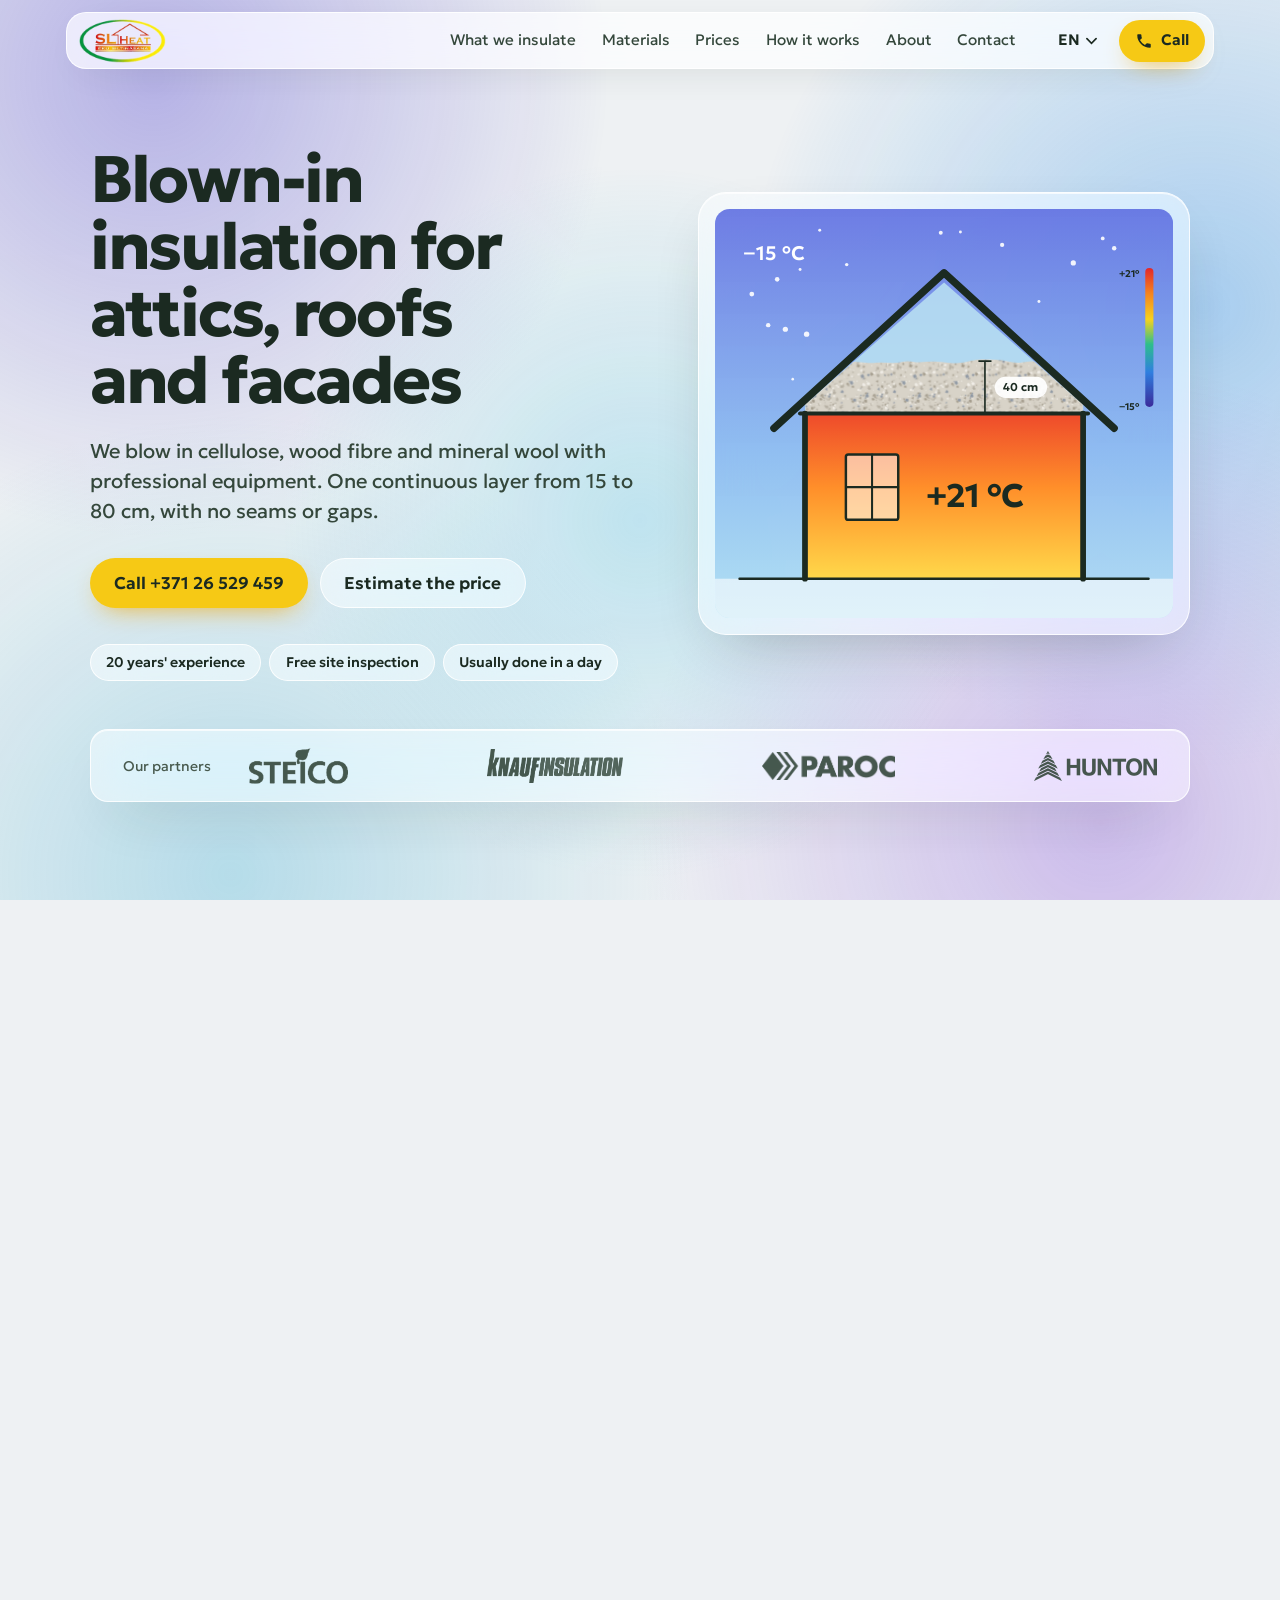
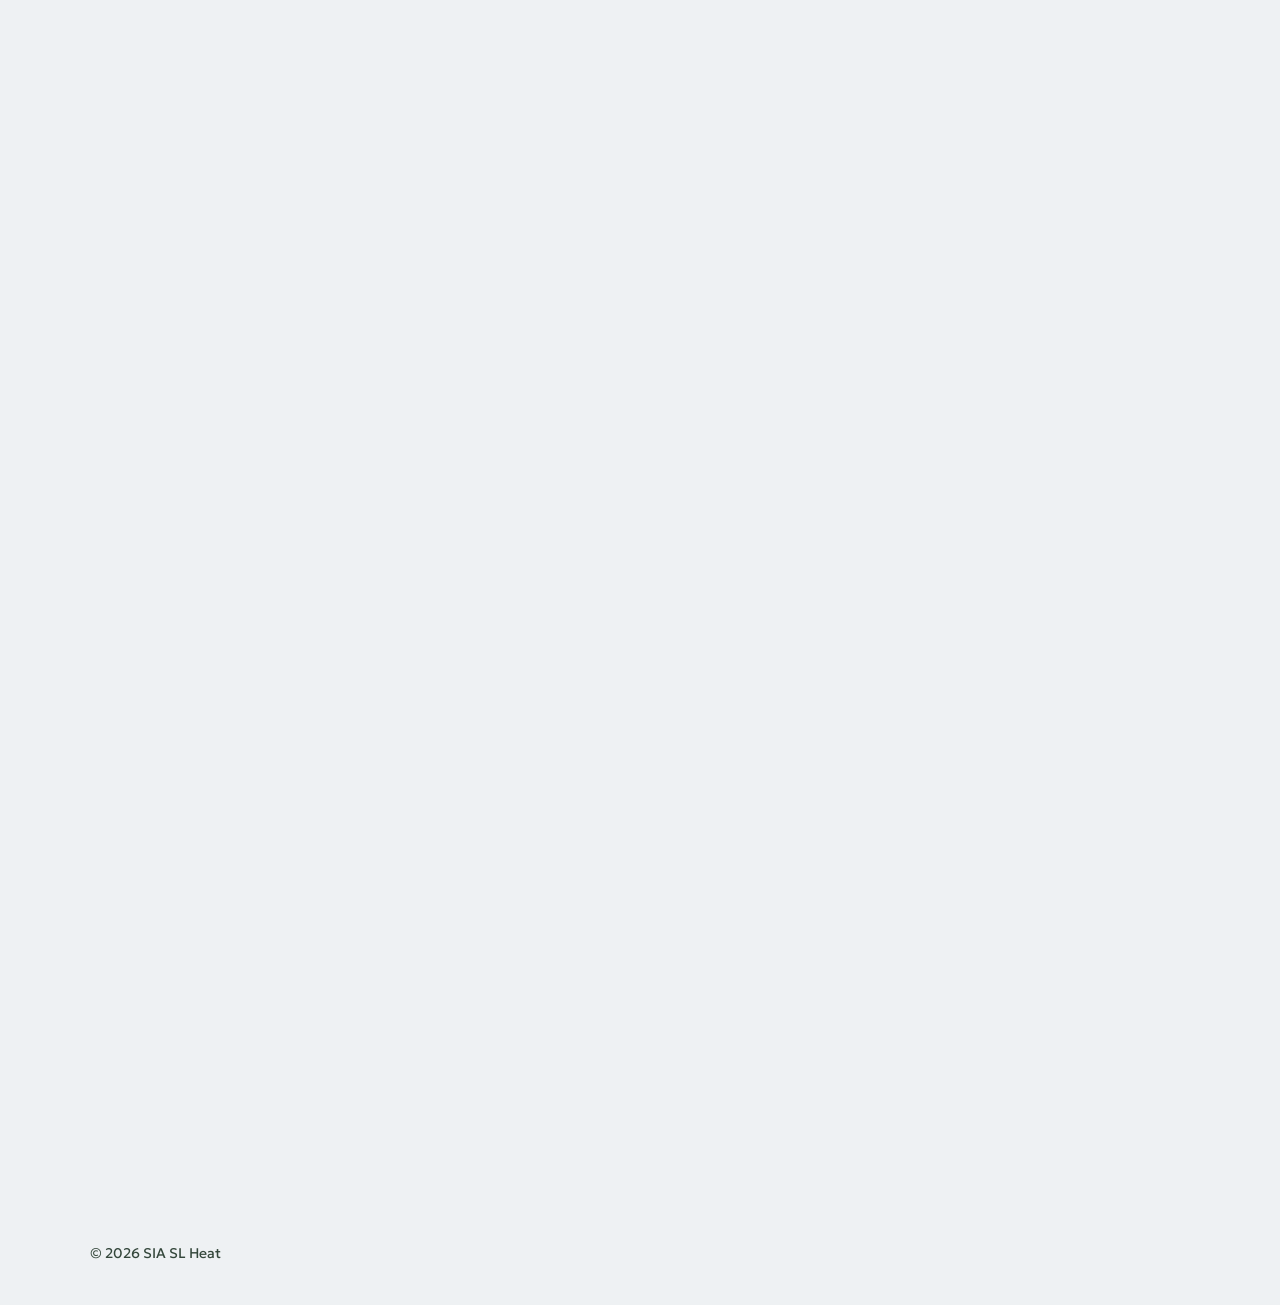
<file: en/index.html>
<!doctype html>
<html lang="en">
<head>
<meta charset="utf-8">
<script>(function(d){var h=d.documentElement,rm=false,seen=false;h.classList.add('js');try{rm=matchMedia('(prefers-reduced-motion: reduce)').matches}catch(e){}try{seen=!!sessionStorage.getItem('slh-intro');sessionStorage.setItem('slh-intro','1')}catch(e){}if(!rm&&!seen)h.classList.add('intro-on')})(document)</script>
<meta name="viewport" content="width=device-width, initial-scale=1">
<title>SL Heat | Blown-in insulation with cellulose and wood fibre</title>
<meta name="description" content="Attic, roof and facade insulation with blown-in cellulose, wood fibre and mineral wool. 20 years&#39; experience, free site inspection, approximate prices and a calculator.">
<link rel="canonical" href="https://slheat.lv/en/">
<link rel="alternate" hreflang="lv" href="https://slheat.lv/">
<link rel="alternate" hreflang="ru" href="https://slheat.lv/ru/">
<link rel="alternate" hreflang="en" href="https://slheat.lv/en/">
<link rel="alternate" hreflang="x-default" href="https://slheat.lv/">
<meta property="og:type" content="website">
<meta property="og:site_name" content="SL Heat">
<meta property="og:title" content="SL Heat | Blown-in insulation with cellulose and wood fibre">
<meta property="og:description" content="Attic, roof and facade insulation with blown-in cellulose, wood fibre and mineral wool. 20 years&#39; experience, free site inspection, approximate prices and a calculator.">
<meta property="og:url" content="https://slheat.lv/en/">
<meta property="og:locale" content="en_GB">
<meta property="og:image" content="https://slheat.lv/assets/og-en.jpg">
<meta property="og:image:width" content="1200">
<meta property="og:image:height" content="630">
<meta name="twitter:card" content="summary_large_image">
<meta name="theme-color" content="#EEF1F3">
<link rel="icon" href="../favicon.svg" type="image/svg+xml">
<link rel="preload" href="../assets/fonts/geologica-latin-full-normal.woff2" as="font" type="font/woff2" crossorigin>
<link rel="stylesheet" href="../assets/style.css">
<script type="application/ld+json">{"@context": "https://schema.org", "@type": "HomeAndConstructionBusiness", "name": "SL Heat", "legalName": "SIA SL Heat", "url": "https://slheat.lv/en/", "image": "https://slheat.lv/assets/og-en.jpg", "logo": "https://slheat.lv/assets/logo.png", "description": "Attic, roof and facade insulation with blown-in cellulose, wood fibre and mineral wool. 20 years' experience, free site inspection, approximate prices and a calculator.", "telephone": "+37126529459", "email": "info@slheat.lv", "address": {"@type": "PostalAddress", "streetAddress": "Dimanti-18, Iršu pagasts", "addressLocality": "Koknese", "addressRegion": "Aizkraukles novads", "postalCode": "LV-5108", "addressCountry": "LV"}, "areaServed": ["Latvia", "Lithuania", "Estonia", "Norway", "Sweden"], "employee": {"@type": "Person", "name": "Sandis Liepiņš"}, "sameAs": ["https://www.facebook.com/slheat/", "https://www.instagram.com/sl_heat/", "https://www.tiktok.com/@sl.heat"], "inLanguage": "en"}</script>
</head>
<body>
<svg class="defs" aria-hidden="true" focusable="false" xmlns="http://www.w3.org/2000/svg" xmlns:xlink="http://www.w3.org/1999/xlink" width="0" height="0"><defs><pattern id="tex-ekovate" width="64" height="64" patternUnits="userSpaceOnUse"><rect width="64" height="64" fill="#D8D3C8"/><polygon points="10.3,42.2 9.5,42.2 8.9,41.7 9.4,41.2 10.3,41.0" fill="#B6B0A3"/><polygon points="38.4,3.7 36.8,5.1 36.6,2.9" fill="#F3F0EA"/><polygon points="13.2,38.2 10.5,38.6 10.1,36.1 12.5,35.4" fill="#8D97A4"/><polygon points="14.1,10.4 17.8,10.6 16.1,12.9" fill="#B6B0A3"/><polygon points="49.4,9.4 48.0,11.5 47.6,8.8" fill="#F3F0EA"/><polygon points="50.1,4.5 50.8,3.5 52.1,4.2 51.1,5.1" fill="#F3F0EA"/><polygon points="0.7,29.6 2.0,28.8 2.1,30.3" fill="#F3F0EA"/><polygon points="64.7,29.6 66.0,28.8 66.1,30.3" fill="#F3F0EA"/><polygon points="26.2,17.2 26.3,18.5 24.9,18.3 25.2,17.3" fill="#B6B0A3"/><polygon points="31.7,38.6 30.1,37.8 31.6,36.4" fill="#B6B0A3"/><polygon points="47.9,27.4 48.8,29.2 47.8,30.6 46.0,30.2 45.8,28.4" fill="#F3F0EA"/><polygon points="10.6,7.0 8.6,7.4 9.6,5.3" fill="#B6B0A3"/><polygon points="32.1,-0.8 30.6,0.1 30.3,-1.9 32.2,-2.7" fill="#B6B0A3"/><polygon points="32.1,63.2 30.6,64.1 30.3,62.1 32.2,61.3" fill="#B6B0A3"/><polygon points="35.9,0.8 36.0,2.2 34.6,3.3 33.0,2.0 34.1,0.1" fill="#B6B0A3"/><polygon points="35.9,64.8 36.0,66.2 34.6,67.3 33.0,66.0 34.1,64.1" fill="#B6B0A3"/><polygon points="55.1,49.7 56.9,51.6 55.3,53.4 53.3,52.8 53.2,50.1" fill="#A39B8B"/><polygon points="22.5,-1.0 21.6,-2.0 23.1,-2.1" fill="#8D97A4"/><polygon points="22.5,63.0 21.6,62.0 23.1,61.9" fill="#8D97A4"/><polygon points="51.6,3.8 52.5,5.8 50.9,7.5 48.9,5.1" fill="#F3F0EA"/><polygon points="61.6,46.5 59.9,47.2 60.2,45.5" fill="#F3F0EA"/><polygon points="9.6,34.3 10.4,34.4 10.8,35.3 10.0,35.7 9.4,35.3" fill="#A39B8B"/><polygon points="28.7,6.8 28.1,10.5 24.6,9.3 25.9,6.7" fill="#B6B0A3"/><polygon points="50.6,40.9 47.7,38.9 50.7,37.3" fill="#A39B8B"/><polygon points="7.5,36.1 6.6,37.2 6.1,35.6 7.2,34.7" fill="#8D97A4"/><polygon points="19.8,31.6 19.4,33.8 16.6,34.7 15.4,32.2 17.7,30.6" fill="#B6B0A3"/><polygon points="16.4,3.5 15.6,6.0 13.3,3.8" fill="#B6B0A3"/><polygon points="61.5,24.3 62.4,25.7 61.1,26.7 59.4,25.9 59.9,24.5" fill="#B6B0A3"/><polygon points="22.7,40.7 19.4,40.3 21.4,38.0" fill="#B6B0A3"/><polygon points="49.1,51.1 51.0,52.7 48.8,53.9 47.2,53.6 47.0,51.5" fill="#B6B0A3"/><polygon points="41.5,51.6 40.0,51.8 40.5,50.6" fill="#A39B8B"/><polygon points="33.7,16.4 33.0,14.8 34.3,14.9" fill="#B6B0A3"/><polygon points="20.0,51.7 16.3,53.3 16.1,50.0" fill="#F3F0EA"/><polygon points="29.4,31.4 28.0,33.2 25.1,32.1 27.4,29.0" fill="#8D97A4"/><polygon points="52.5,1.7 52.9,-0.6 55.6,0.1 54.4,1.9" fill="#A39B8B"/><polygon points="52.5,65.7 52.9,63.4 55.6,64.1 54.4,65.9" fill="#A39B8B"/><polygon points="18.5,0.1 17.5,1.3 16.1,0.4 17.0,-1.0" fill="#B6B0A3"/><polygon points="18.5,64.1 17.5,65.3 16.1,64.4 17.0,63.0" fill="#B6B0A3"/><polygon points="13.1,31.6 13.4,32.5 12.6,32.7 12.0,32.0" fill="#F3F0EA"/><polygon points="56.8,48.8 58.9,50.0 57.5,52.0 55.5,50.5" fill="#B6B0A3"/><polygon points="33.5,56.2 34.3,58.8 32.6,60.4 31.0,58.7 31.4,57.0" fill="#8D97A4"/><polygon points="52.2,35.5 53.3,34.6 55.5,34.8 54.3,37.0 52.5,37.2" fill="#B6B0A3"/><polygon points="54.0,13.2 55.7,15.8 52.4,16.3" fill="#8D97A4"/><polygon points="40.5,4.2 41.7,4.4 41.7,5.9 40.6,5.4" fill="#F3F0EA"/><polygon points="46.8,18.2 44.9,19.5 44.7,17.5" fill="#F3F0EA"/><polygon points="0.5,0.3 -1.2,0.2 -0.4,-1.8" fill="#F3F0EA"/><polygon points="0.5,64.3 -1.2,64.2 -0.4,62.2" fill="#F3F0EA"/><polygon points="64.5,0.3 62.8,0.2 63.6,-1.8" fill="#F3F0EA"/><polygon points="64.5,64.3 62.8,64.2 63.6,62.2" fill="#F3F0EA"/><polygon points="6.3,24.6 6.2,22.3 8.6,22.5 8.0,24.2" fill="#B6B0A3"/><polygon points="20.4,20.6 21.9,22.0 19.5,22.6" fill="#B6B0A3"/><polygon points="28.2,17.9 27.0,18.3 27.3,17.0" fill="#B6B0A3"/><polygon points="49.5,27.8 49.8,27.1 50.5,26.7 51.0,27.4 50.5,28.0" fill="#8D97A4"/><polygon points="34.7,12.7 34.2,10.5 35.5,9.6 36.4,11.2" fill="#A39B8B"/><polygon points="12.1,58.5 13.6,56.5 14.2,58.7" fill="#B6B0A3"/><polygon points="22.2,22.4 20.8,25.5 18.7,23.0" fill="#F3F0EA"/><polygon points="16.7,-2.3 17.7,-3.2 18.5,-2.5 18.3,-1.5 17.3,-1.0" fill="#B6B0A3"/><polygon points="16.7,61.7 17.7,60.8 18.5,61.5 18.3,62.5 17.3,63.0" fill="#B6B0A3"/><polygon points="25.9,49.0 26.3,47.0 28.7,47.7 29.2,49.7 26.9,51.4" fill="#B6B0A3"/><polygon points="54.9,45.5 52.1,46.7 51.7,43.7 54.2,42.9" fill="#B6B0A3"/><polygon points="27.1,48.8 28.1,48.0 28.5,49.0 27.9,50.0" fill="#F3F0EA"/><polygon points="57.5,30.6 56.1,31.0 56.1,29.3" fill="#F3F0EA"/><polygon points="15.7,27.4 14.3,28.1 13.1,26.8 14.8,26.2" fill="#B6B0A3"/><polygon points="19.8,53.2 19.0,51.8 21.2,52.1" fill="#A39B8B"/><polygon points="4.3,39.6 2.2,37.7 5.1,36.1" fill="#A39B8B"/><polygon points="47.8,1.9 44.9,0.5 46.0,-2.7 49.6,-0.9" fill="#A39B8B"/><polygon points="47.8,65.9 44.9,64.5 46.0,61.3 49.6,63.1" fill="#A39B8B"/><polygon points="3.5,4.7 6.3,4.5 5.2,6.1" fill="#B6B0A3"/><polygon points="11.3,35.3 11.5,33.5 13.6,34.0 13.2,35.3" fill="#8D97A4"/><polygon points="15.2,50.0 15.4,46.2 18.0,45.7 17.8,49.4" fill="#A39B8B"/><polygon points="52.3,61.0 50.7,60.9 51.7,59.6" fill="#F3F0EA"/><polygon points="32.9,-1.5 33.5,1.4 30.9,2.9 30.4,-0.2" fill="#B6B0A3"/><polygon points="32.9,62.5 33.5,65.4 30.9,66.9 30.4,63.8" fill="#B6B0A3"/><polygon points="15.3,4.0 15.8,3.7 16.6,3.9 16.2,4.9 15.3,4.6" fill="#8D97A4"/><polygon points="30.2,56.4 30.8,57.3 29.5,58.0 28.3,57.3 29.0,56.4" fill="#B6B0A3"/><polygon points="56.6,38.2 55.3,37.0 56.6,36.2 57.3,37.0" fill="#B6B0A3"/><polygon points="29.9,25.8 26.6,24.7 29.1,21.4" fill="#B6B0A3"/><polygon points="15.0,48.3 18.1,49.4 16.2,52.6" fill="#F3F0EA"/><polygon points="45.4,59.7 46.1,57.4 48.5,57.4 47.9,60.5" fill="#B6B0A3"/><polygon points="9.3,32.8 11.3,33.4 10.4,35.9 8.4,34.7" fill="#F3F0EA"/><polygon points="-1.3,23.8 -0.8,22.9 0.0,22.3 0.7,23.3 -0.0,23.9" fill="#A39B8B"/><polygon points="62.7,23.8 63.2,22.9 64.0,22.3 64.7,23.3 64.0,23.9" fill="#A39B8B"/><polygon points="51.5,24.0 52.8,25.3 51.7,26.8 49.7,25.6" fill="#B6B0A3"/><polygon points="19.0,54.3 18.8,53.3 19.6,52.7 20.0,53.9" fill="#8D97A4"/><polygon points="39.6,14.0 38.2,13.1 38.5,11.4 40.1,11.7 40.8,12.7" fill="#F3F0EA"/><polygon points="54.8,6.1 55.0,7.9 53.7,9.0 52.1,7.9 53.0,5.8" fill="#B6B0A3"/><polygon points="29.3,38.3 29.7,41.0 26.2,39.9" fill="#F3F0EA"/><polygon points="3.0,6.9 4.7,8.7 2.1,9.9 -0.1,7.8" fill="#F3F0EA"/><polygon points="67.0,6.9 68.7,8.7 66.1,9.9 63.9,7.8" fill="#F3F0EA"/><polygon points="51.5,15.1 49.7,11.8 52.6,9.7 54.5,12.8" fill="#8D97A4"/><polygon points="37.4,57.9 39.3,56.5 40.5,57.9 39.3,59.0" fill="#B6B0A3"/><polygon points="44.2,58.0 42.9,58.2 42.8,56.7 44.3,56.8" fill="#A39B8B"/><polygon points="39.1,26.2 39.1,24.3 41.4,23.7 42.2,26.4" fill="#A39B8B"/><polygon points="21.8,-3.7 21.2,-1.2 19.2,-0.3 18.0,-2.1 19.1,-4.3" fill="#F3F0EA"/><polygon points="21.8,60.3 21.2,62.8 19.2,63.7 18.0,61.9 19.1,59.7" fill="#F3F0EA"/><polygon points="2.9,37.3 2.3,36.0 3.5,35.2 4.3,35.9 4.0,37.0" fill="#B6B0A3"/><polygon points="41.8,54.6 43.1,56.7 40.1,57.7 38.9,55.0" fill="#B6B0A3"/><polygon points="10.1,0.3 10.5,-0.5 11.3,0.5" fill="#F3F0EA"/><polygon points="10.1,64.3 10.5,63.5 11.3,64.5" fill="#F3F0EA"/><polygon points="11.4,39.7 12.0,37.8 13.6,37.3 14.2,39.1 13.1,40.3" fill="#B6B0A3"/><polygon points="5.1,42.6 4.1,41.3 6.3,41.6" fill="#A39B8B"/><polygon points="42.2,43.1 41.8,44.6 39.5,44.4 38.6,42.5 40.9,42.2" fill="#B6B0A3"/><polygon points="13.8,23.8 13.3,26.7 11.0,26.0 11.2,23.2" fill="#A39B8B"/><polygon points="45.4,37.3 46.2,35.7 47.2,37.0" fill="#F3F0EA"/><polygon points="-1.7,44.1 -0.6,44.9 -1.9,45.3" fill="#B6B0A3"/><polygon points="62.3,44.1 63.4,44.9 62.1,45.3" fill="#B6B0A3"/><polygon points="53.0,56.8 52.8,57.4 51.9,57.8 51.6,56.8 52.4,56.4" fill="#8D97A4"/><polygon points="5.8,49.2 5.1,48.1 6.9,47.4 7.3,49.0" fill="#B6B0A3"/><polygon points="16.3,48.4 18.7,45.7 19.6,49.2" fill="#F3F0EA"/><polygon points="52.3,11.3 52.0,10.6 53.2,10.7" fill="#B6B0A3"/><polygon points="39.1,-3.2 39.0,-1.6 37.3,-1.4 36.9,-3.2 37.8,-4.6" fill="#A39B8B"/><polygon points="39.1,60.8 39.0,62.4 37.3,62.6 36.9,60.8 37.8,59.4" fill="#A39B8B"/><polygon points="24.2,26.1 22.5,26.7 21.1,25.8 22.3,24.1 23.5,24.8" fill="#F3F0EA"/><polygon points="46.8,47.1 49.1,46.6 49.6,49.0 47.3,49.4" fill="#F3F0EA"/><polygon points="21.9,43.1 19.6,42.0 20.3,40.3 21.8,39.4 22.7,41.0" fill="#B6B0A3"/><polygon points="-1.0,47.3 -1.9,47.6 -2.4,46.6 -1.9,46.1 -1.1,46.2" fill="#B6B0A3"/><polygon points="63.0,47.3 62.1,47.6 61.6,46.6 62.1,46.1 62.9,46.2" fill="#B6B0A3"/><polygon points="27.0,50.5 26.2,52.5 24.7,51.6 23.6,49.6 25.9,48.7" fill="#B6B0A3"/><polygon points="41.9,39.5 44.6,40.6 44.2,43.1 42.3,43.6 40.2,41.8" fill="#8D97A4"/><polygon points="16.9,25.9 17.7,27.8 15.9,28.0 14.3,27.6 15.5,26.2" fill="#F3F0EA"/><polygon points="46.7,61.5 45.2,61.7 45.0,60.2 46.4,60.1" fill="#B6B0A3"/><polygon points="13.3,42.4 14.4,44.2 12.8,44.3" fill="#A39B8B"/><polygon points="40.5,45.3 38.7,42.7 41.7,42.3" fill="#A39B8B"/><polygon points="9.0,51.9 6.4,50.6 6.4,48.4 8.9,47.9 11.0,49.6" fill="#B6B0A3"/><polygon points="49.7,31.6 48.4,29.2 51.0,29.1" fill="#F3F0EA"/><polygon points="15.0,18.0 16.4,18.4 16.6,20.0 14.6,20.2" fill="#B6B0A3"/><polygon points="36.1,22.2 34.3,23.2 33.0,22.8 32.5,21.2 34.4,20.2" fill="#A39B8B"/><polygon points="9.7,55.3 12.8,57.0 9.8,58.5" fill="#8D97A4"/><polygon points="26.4,57.2 27.3,55.1 29.8,55.6 28.7,57.5" fill="#8D97A4"/><polygon points="45.8,9.7 47.1,9.2 48.6,10.1 47.7,11.4 46.5,11.2" fill="#F3F0EA"/><polygon points="57.0,21.3 58.9,19.2 60.8,20.1 61.8,22.1 59.0,23.4" fill="#F3F0EA"/><polygon points="18.6,20.7 18.7,22.8 17.3,21.9" fill="#A39B8B"/><polygon points="41.7,49.1 42.7,50.3 42.2,51.9 40.8,51.0" fill="#A39B8B"/><polygon points="5.2,1.4 8.6,1.3 8.6,4.3 5.5,4.6" fill="#B6B0A3"/><polygon points="5.2,65.4 8.6,65.3 8.6,68.3 5.5,68.6" fill="#B6B0A3"/><polygon points="14.5,43.2 12.1,43.4 13.8,41.4" fill="#F3F0EA"/><polygon points="50.6,36.6 49.3,36.4 49.8,35.0 51.3,35.4" fill="#8D97A4"/><polygon points="28.2,44.7 25.9,46.0 26.4,43.4" fill="#8D97A4"/><polygon points="40.7,14.0 41.3,12.4 41.8,13.9" fill="#B6B0A3"/><polygon points="18.0,38.0 16.4,37.6 16.2,35.9 18.0,34.9 19.0,36.3" fill="#F3F0EA"/><polygon points="-1.7,45.4 -2.2,46.5 -3.0,45.6" fill="#B6B0A3"/><polygon points="62.3,45.4 61.8,46.5 61.0,45.6" fill="#B6B0A3"/><polygon points="36.7,20.9 37.2,18.7 40.3,18.2 41.0,20.7 39.2,23.2" fill="#8D97A4"/><polygon points="36.0,18.1 37.0,18.1 37.0,19.2 36.1,19.4 35.3,18.7" fill="#8D97A4"/><polygon points="37.9,55.8 39.9,56.4 39.4,59.6 37.0,57.9" fill="#F3F0EA"/><polygon points="-1.6,7.6 0.7,7.9 1.9,10.3 -1.0,12.3 -2.3,9.7" fill="#A39B8B"/><polygon points="62.4,7.6 64.7,7.9 65.9,10.3 63.0,12.3 61.7,9.7" fill="#A39B8B"/><polygon points="30.0,12.5 30.7,14.1 28.9,13.5" fill="#F3F0EA"/><polygon points="57.0,34.4 55.2,34.1 55.4,32.6 57.2,31.7 57.8,33.4" fill="#A39B8B"/><polygon points="56.3,24.8 54.0,23.8 55.9,22.1" fill="#F3F0EA"/><polygon points="29.8,36.9 30.5,35.0 31.9,36.0 31.5,37.0" fill="#A39B8B"/><polygon points="0.7,35.9 3.0,33.4 6.0,35.5 3.4,37.5" fill="#B6B0A3"/><polygon points="4.7,59.6 6.1,57.8 6.5,59.7" fill="#B6B0A3"/><polygon points="57.7,60.3 55.8,56.8 59.0,57.1" fill="#B6B0A3"/><polygon points="12.8,46.5 14.1,47.9 12.7,49.1 11.4,47.8" fill="#B6B0A3"/><polygon points="1.5,46.5 -0.3,46.0 1.3,44.8" fill="#F3F0EA"/><polygon points="65.5,46.5 63.7,46.0 65.3,44.8" fill="#F3F0EA"/><polygon points="58.7,24.9 59.4,23.9 59.6,25.0" fill="#A39B8B"/><polygon points="45.6,36.1 45.1,34.8 46.4,35.1" fill="#B6B0A3"/><polygon points="21.4,58.1 20.3,58.6 19.7,58.0 20.0,57.2 21.1,56.9" fill="#F3F0EA"/><polygon points="7.7,17.2 7.4,20.3 4.1,18.5" fill="#A39B8B"/><polygon points="49.2,60.7 50.1,59.6 51.3,59.9 51.1,61.2" fill="#F3F0EA"/><polygon points="6.1,40.4 4.2,39.5 5.0,38.1 7.1,38.3" fill="#B6B0A3"/><polygon points="59.5,32.2 59.3,34.0 58.0,34.5 57.8,32.7" fill="#8D97A4"/><polygon points="24.2,9.2 25.1,10.8 23.4,11.5 22.0,10.9 22.7,9.1" fill="#8D97A4"/><polygon points="56.6,18.7 57.2,18.1 58.4,18.2 58.0,19.0 57.3,19.7" fill="#F3F0EA"/><polygon points="6.7,43.9 6.6,45.6 5.3,44.7" fill="#B6B0A3"/><polygon points="18.4,31.1 16.4,30.7 16.5,28.6 18.5,28.6" fill="#B6B0A3"/><polygon points="2.2,39.2 3.5,41.2 1.3,42.1 -0.3,41.3 -0.4,39.0" fill="#A39B8B"/><polygon points="66.2,39.2 67.5,41.2 65.3,42.1 63.7,41.3 63.6,39.0" fill="#A39B8B"/><polygon points="52.7,54.8 51.6,54.9 51.7,54.1 52.1,53.6 52.7,54.0" fill="#A39B8B"/><polygon points="25.1,23.2 29.1,24.4 28.6,26.8 25.0,26.7" fill="#B6B0A3"/><polygon points="60.0,39.8 59.3,40.7 58.5,40.1 58.1,38.8 59.7,39.1" fill="#F3F0EA"/><polygon points="61.0,27.5 60.5,29.7 58.6,28.9 58.8,27.1" fill="#F3F0EA"/><polygon points="33.5,22.3 36.2,22.2 36.7,24.7 33.7,24.5" fill="#B6B0A3"/><polygon points="54.9,16.5 54.1,15.1 55.4,13.6 56.5,15.5" fill="#B6B0A3"/><polygon points="53.8,24.9 52.1,23.4 52.2,21.1 54.3,20.5 55.7,23.0" fill="#F3F0EA"/><polygon points="47.1,47.6 49.1,48.1 48.9,49.6 47.1,50.4 46.1,48.6" fill="#8D97A4"/><polygon points="55.5,37.8 56.9,38.4 56.3,40.2 55.1,39.4" fill="#8D97A4"/><polygon points="23.1,19.7 24.6,17.9 26.0,20.2" fill="#A39B8B"/><polygon points="22.6,-1.3 19.7,-0.1 20.2,-3.9" fill="#B6B0A3"/><polygon points="22.6,62.7 19.7,63.9 20.2,60.1" fill="#B6B0A3"/><polygon points="51.9,47.5 51.4,45.6 53.7,45.8 53.8,47.3" fill="#F3F0EA"/><polygon points="34.6,58.0 35.4,54.2 38.9,55.4 37.9,57.9" fill="#F3F0EA"/><polygon points="19.1,9.1 21.9,10.6 20.4,12.6 18.3,11.9" fill="#B6B0A3"/><polygon points="10.0,39.5 12.5,39.4 12.6,41.1 11.0,42.3" fill="#B6B0A3"/><polygon points="5.6,1.0 6.7,0.4 6.8,1.6" fill="#B6B0A3"/><polygon points="5.6,65.0 6.7,64.4 6.8,65.6" fill="#B6B0A3"/><polygon points="9.1,10.5 6.6,11.4 7.2,7.9" fill="#F3F0EA"/><polygon points="43.4,37.6 43.6,36.0 44.8,37.1" fill="#F3F0EA"/><polygon points="24.8,2.1 26.3,3.1 25.5,5.4 23.6,4.5 22.2,2.7" fill="#F3F0EA"/><polygon points="16.2,59.4 14.5,55.9 18.5,55.6" fill="#F3F0EA"/><polygon points="17.2,11.2 15.0,12.0 14.8,10.1" fill="#8D97A4"/><polygon points="-2.4,28.8 -4.1,27.5 -4.0,25.5 -1.6,25.0 -1.0,27.5" fill="#F3F0EA"/><polygon points="61.6,28.8 59.9,27.5 60.0,25.5 62.4,25.0 63.0,27.5" fill="#F3F0EA"/><polygon points="9.2,30.3 6.3,28.5 8.9,26.0" fill="#8D97A4"/><polygon points="15.5,29.0 14.9,29.8 13.9,29.5 14.0,28.4 14.8,28.4" fill="#F3F0EA"/><polygon points="46.5,48.7 47.2,48.4 48.0,48.8 47.5,49.4 46.6,49.4" fill="#8D97A4"/><polygon points="18.7,5.3 18.3,3.2 20.1,3.9" fill="#F3F0EA"/><polygon points="54.8,59.2 56.0,59.5 55.7,60.6 54.2,60.3" fill="#F3F0EA"/><polygon points="12.1,9.3 9.6,8.4 9.8,6.3 12.7,5.4 14.0,7.7" fill="#F3F0EA"/><polygon points="13.8,30.1 15.5,31.0 15.4,33.6 12.9,32.6" fill="#F3F0EA"/><polygon points="-1.4,44.4 -2.1,43.8 -1.8,42.8 -0.8,43.4" fill="#F3F0EA"/><polygon points="62.6,44.4 61.9,43.8 62.2,42.8 63.2,43.4" fill="#F3F0EA"/><polygon points="58.1,27.1 59.9,25.0 62.6,26.2 62.5,28.8 59.7,29.2" fill="#B6B0A3"/><polygon points="58.9,52.3 62.1,51.9 61.2,54.2" fill="#B6B0A3"/><polygon points="12.0,20.0 12.7,18.9 13.4,19.2 13.8,20.2 12.7,20.8" fill="#F3F0EA"/><polygon points="39.8,5.9 42.0,7.6 39.7,8.8" fill="#B6B0A3"/><polygon points="31.9,4.7 29.7,3.4 30.5,1.0 32.6,2.3" fill="#B6B0A3"/><polygon points="31.9,68.7 29.7,67.4 30.5,65.0 32.6,66.3" fill="#B6B0A3"/><polygon points="-1.0,48.6 -1.4,47.8 -0.6,47.1 0.1,47.7 -0.1,48.5" fill="#B6B0A3"/><polygon points="63.0,48.6 62.6,47.8 63.4,47.1 64.1,47.7 63.9,48.5" fill="#B6B0A3"/><polygon points="47.5,46.3 44.6,45.0 47.2,43.0" fill="#F3F0EA"/><polygon points="59.2,9.3 61.7,10.7 59.4,12.8 57.6,10.9" fill="#8D97A4"/><polygon points="1.7,37.0 1.4,35.1 3.4,34.6 4.5,36.3 3.0,37.5" fill="#B6B0A3"/><polygon points="65.7,37.0 65.4,35.1 67.4,34.6 68.5,36.3 67.0,37.5" fill="#B6B0A3"/><polygon points="26.6,-0.1 23.3,-0.4 24.8,-3.1 27.3,-2.2" fill="#F3F0EA"/><polygon points="26.6,63.9 23.3,63.6 24.8,60.9 27.3,61.8" fill="#F3F0EA"/><polygon points="28.0,21.2 27.7,22.4 25.9,22.9 25.6,21.2 27.0,20.3" fill="#F3F0EA"/><polygon points="35.2,39.8 34.4,41.0 33.3,40.2 34.0,38.9" fill="#F3F0EA"/><polygon points="42.4,19.4 41.6,20.0 40.2,19.6 40.5,18.3 42.0,18.0" fill="#F3F0EA"/><polygon points="7.3,8.9 9.5,11.0 8.7,13.5 6.3,13.2 5.2,10.8" fill="#B6B0A3"/><polygon points="59.9,37.4 57.9,38.6 55.8,36.5 56.9,34.2 59.2,34.5" fill="#8D97A4"/><polygon points="12.2,-1.8 9.7,-2.3 11.3,-4.1" fill="#B6B0A3"/><polygon points="12.2,62.2 9.7,61.7 11.3,59.9" fill="#B6B0A3"/><polygon points="17.9,44.3 20.9,44.8 19.0,46.8" fill="#B6B0A3"/><polygon points="49.0,45.6 47.3,42.7 50.9,42.6" fill="#B6B0A3"/><polygon points="21.0,39.4 20.5,38.9 20.5,37.9 21.3,38.2 21.5,38.7" fill="#B6B0A3"/><polygon points="57.4,41.2 58.1,44.1 55.7,44.6 54.4,43.2 54.7,40.7" fill="#A39B8B"/><polygon points="13.0,50.7 13.1,53.1 10.4,53.9 10.3,51.4" fill="#B6B0A3"/><polygon points="8.3,39.0 9.7,39.8 8.5,41.0 7.6,40.1" fill="#B6B0A3"/><polygon points="38.7,42.2 37.8,39.2 40.7,39.5" fill="#A39B8B"/><polygon points="2.5,33.8 3.5,36.9 0.0,36.8" fill="#A39B8B"/><polygon points="66.5,33.8 67.5,36.9 64.0,36.8" fill="#A39B8B"/></pattern><pattern id="tex-zell" width="72" height="72" patternUnits="userSpaceOnUse"><rect width="72" height="72" fill="#C4935C"/><path d="M44.7 -5.2Q38.7 -5.4 35.9 -5.7" stroke="#E0B886" stroke-width="0.95" fill="none" stroke-linecap="round"/><path d="M44.7 66.8Q38.7 66.6 35.9 66.3" stroke="#E0B886" stroke-width="0.95" fill="none" stroke-linecap="round"/><path d="M54.0 4.8Q58.1 4.5 60.2 8.8" stroke="#E0B886" stroke-width="1.09" fill="none" stroke-linecap="round"/><path d="M-5.3 42.9Q-2.4 44.9 0.2 51.2" stroke="#AE7A43" stroke-width="0.61" fill="none" stroke-linecap="round"/><path d="M66.7 42.9Q69.6 44.9 72.2 51.2" stroke="#AE7A43" stroke-width="0.61" fill="none" stroke-linecap="round"/><path d="M21.5 0.6Q17.5 2.9 13.4 3.8" stroke="#9C6934" stroke-width="1.11" fill="none" stroke-linecap="round"/><path d="M21.5 72.6Q17.5 74.9 13.4 75.8" stroke="#9C6934" stroke-width="1.11" fill="none" stroke-linecap="round"/><path d="M44.1 33.0Q49.4 34.0 51.3 32.9" stroke="#E0B886" stroke-width="1.20" fill="none" stroke-linecap="round"/><path d="M16.3 23.6Q18.3 20.2 16.8 18.0" stroke="#9C6934" stroke-width="0.84" fill="none" stroke-linecap="round"/><path d="M58.2 1.8Q63.4 -0.5 63.8 -1.8" stroke="#AE7A43" stroke-width="0.88" fill="none" stroke-linecap="round"/><path d="M58.2 73.8Q63.4 71.5 63.8 70.2" stroke="#AE7A43" stroke-width="0.88" fill="none" stroke-linecap="round"/><path d="M42.3 54.2Q47.6 57.3 48.4 57.9" stroke="#9C6934" stroke-width="0.80" fill="none" stroke-linecap="round"/><path d="M16.9 9.9Q18.0 7.0 18.5 4.7" stroke="#9C6934" stroke-width="0.71" fill="none" stroke-linecap="round"/><path d="M48.9 6.0Q51.3 8.3 56.5 12.8" stroke="#9C6934" stroke-width="0.85" fill="none" stroke-linecap="round"/><path d="M56.4 16.0Q59.6 22.6 59.3 27.8" stroke="#AE7A43" stroke-width="0.84" fill="none" stroke-linecap="round"/><path d="M-1.3 18.9Q-1.8 13.2 -0.3 11.9" stroke="#9C6934" stroke-width="0.80" fill="none" stroke-linecap="round"/><path d="M70.7 18.9Q70.2 13.2 71.7 11.9" stroke="#9C6934" stroke-width="0.80" fill="none" stroke-linecap="round"/><path d="M45.3 14.0Q44.3 17.4 38.6 21.0" stroke="#9C6934" stroke-width="0.87" fill="none" stroke-linecap="round"/><path d="M59.8 14.9Q61.1 11.6 65.0 11.5" stroke="#E0B886" stroke-width="1.09" fill="none" stroke-linecap="round"/><path d="M-8.9 18.4Q-4.7 12.2 0.3 9.9" stroke="#E0B886" stroke-width="0.96" fill="none" stroke-linecap="round"/><path d="M63.1 18.4Q67.3 12.2 72.3 9.9" stroke="#E0B886" stroke-width="0.96" fill="none" stroke-linecap="round"/><path d="M-2.5 11.9Q-2.2 16.1 -2.9 22.5" stroke="#9C6934" stroke-width="1.09" fill="none" stroke-linecap="round"/><path d="M69.5 11.9Q69.8 16.1 69.1 22.5" stroke="#9C6934" stroke-width="1.09" fill="none" stroke-linecap="round"/><path d="M55.0 6.2Q52.4 3.9 48.7 3.7" stroke="#9C6934" stroke-width="1.11" fill="none" stroke-linecap="round"/><path d="M55.0 78.2Q52.4 75.9 48.7 75.7" stroke="#9C6934" stroke-width="1.11" fill="none" stroke-linecap="round"/><path d="M18.1 -0.0Q13.1 0.5 11.3 2.4" stroke="#AE7A43" stroke-width="0.64" fill="none" stroke-linecap="round"/><path d="M18.1 72.0Q13.1 72.5 11.3 74.4" stroke="#AE7A43" stroke-width="0.64" fill="none" stroke-linecap="round"/><path d="M3.5 26.8Q10.4 26.5 15.5 25.3" stroke="#E0B886" stroke-width="0.99" fill="none" stroke-linecap="round"/><path d="M4.4 7.1Q0.1 2.0 0.7 -4.6" stroke="#9C6934" stroke-width="1.18" fill="none" stroke-linecap="round"/><path d="M4.4 79.1Q0.1 74.0 0.7 67.4" stroke="#9C6934" stroke-width="1.18" fill="none" stroke-linecap="round"/><path d="M76.4 7.1Q72.1 2.0 72.7 -4.6" stroke="#9C6934" stroke-width="1.18" fill="none" stroke-linecap="round"/><path d="M76.4 79.1Q72.1 74.0 72.7 67.4" stroke="#9C6934" stroke-width="1.18" fill="none" stroke-linecap="round"/><path d="M46.8 20.0Q53.8 25.0 58.4 25.9" stroke="#E0B886" stroke-width="0.93" fill="none" stroke-linecap="round"/><path d="M54.3 52.2Q52.7 59.0 47.0 62.1" stroke="#E0B886" stroke-width="1.01" fill="none" stroke-linecap="round"/><path d="M60.3 65.6Q57.3 62.7 53.5 58.8" stroke="#E0B886" stroke-width="0.83" fill="none" stroke-linecap="round"/><path d="M46.9 5.5Q47.2 -0.1 45.2 -6.4" stroke="#9C6934" stroke-width="0.83" fill="none" stroke-linecap="round"/><path d="M46.9 77.5Q47.2 71.9 45.2 65.6" stroke="#9C6934" stroke-width="0.83" fill="none" stroke-linecap="round"/><path d="M55.0 5.0Q60.3 4.7 65.8 7.1" stroke="#E0B886" stroke-width="0.96" fill="none" stroke-linecap="round"/><path d="M55.0 77.0Q60.3 76.7 65.8 79.1" stroke="#E0B886" stroke-width="0.96" fill="none" stroke-linecap="round"/><path d="M36.0 38.1Q34.8 45.1 35.6 50.4" stroke="#E0B886" stroke-width="0.61" fill="none" stroke-linecap="round"/><path d="M17.0 -8.6Q11.3 -6.0 7.4 -4.9" stroke="#9C6934" stroke-width="1.14" fill="none" stroke-linecap="round"/><path d="M17.0 63.4Q11.3 66.0 7.4 67.1" stroke="#9C6934" stroke-width="1.14" fill="none" stroke-linecap="round"/><path d="M26.5 62.3Q31.4 57.1 35.5 53.8" stroke="#9C6934" stroke-width="0.83" fill="none" stroke-linecap="round"/><path d="M37.2 66.0Q34.6 58.6 34.3 54.6" stroke="#9C6934" stroke-width="1.17" fill="none" stroke-linecap="round"/><path d="M22.7 18.4Q18.9 17.1 16.9 12.5" stroke="#E0B886" stroke-width="0.90" fill="none" stroke-linecap="round"/><path d="M30.8 7.3Q33.6 5.7 34.4 3.5" stroke="#AE7A43" stroke-width="0.62" fill="none" stroke-linecap="round"/><path d="M30.8 79.3Q33.6 77.7 34.4 75.5" stroke="#AE7A43" stroke-width="0.62" fill="none" stroke-linecap="round"/><path d="M59.9 0.5Q58.6 0.1 54.1 2.2" stroke="#9C6934" stroke-width="0.61" fill="none" stroke-linecap="round"/><path d="M59.9 72.5Q58.6 72.1 54.1 74.2" stroke="#9C6934" stroke-width="0.61" fill="none" stroke-linecap="round"/><path d="M6.3 48.4Q4.9 47.6 0.4 42.2" stroke="#9C6934" stroke-width="0.99" fill="none" stroke-linecap="round"/><path d="M78.3 48.4Q76.9 47.6 72.4 42.2" stroke="#9C6934" stroke-width="0.99" fill="none" stroke-linecap="round"/><path d="M11.1 34.0Q15.4 32.6 17.6 34.4" stroke="#E0B886" stroke-width="0.88" fill="none" stroke-linecap="round"/><path d="M28.3 53.2Q24.4 51.7 21.4 47.2" stroke="#9C6934" stroke-width="1.05" fill="none" stroke-linecap="round"/><path d="M2.6 -8.8Q6.9 -2.8 10.0 -0.9" stroke="#AE7A43" stroke-width="0.87" fill="none" stroke-linecap="round"/><path d="M2.6 63.2Q6.9 69.2 10.0 71.1" stroke="#AE7A43" stroke-width="0.87" fill="none" stroke-linecap="round"/><path d="M74.6 -8.8Q78.9 -2.8 82.0 -0.9" stroke="#AE7A43" stroke-width="0.87" fill="none" stroke-linecap="round"/><path d="M74.6 63.2Q78.9 69.2 82.0 71.1" stroke="#AE7A43" stroke-width="0.87" fill="none" stroke-linecap="round"/><path d="M35.6 65.3Q41.7 61.8 46.3 61.3" stroke="#9C6934" stroke-width="0.88" fill="none" stroke-linecap="round"/><path d="M57.7 41.0Q61.3 48.6 60.2 51.4" stroke="#E0B886" stroke-width="1.14" fill="none" stroke-linecap="round"/><path d="M53.2 27.9Q54.9 22.8 60.7 18.2" stroke="#E0B886" stroke-width="0.81" fill="none" stroke-linecap="round"/><path d="M54.4 37.5Q56.8 33.5 56.3 32.7" stroke="#E0B886" stroke-width="0.64" fill="none" stroke-linecap="round"/><path d="M59.8 10.4Q58.4 11.1 53.7 9.8" stroke="#9C6934" stroke-width="1.03" fill="none" stroke-linecap="round"/><path d="M35.0 -6.5Q34.4 -2.5 36.0 -0.9" stroke="#AE7A43" stroke-width="0.92" fill="none" stroke-linecap="round"/><path d="M35.0 65.5Q34.4 69.5 36.0 71.1" stroke="#AE7A43" stroke-width="0.92" fill="none" stroke-linecap="round"/><path d="M39.4 56.4Q39.4 62.7 35.9 65.1" stroke="#E0B886" stroke-width="0.83" fill="none" stroke-linecap="round"/><path d="M65.4 -0.2Q61.4 -2.3 57.1 -4.3" stroke="#9C6934" stroke-width="0.72" fill="none" stroke-linecap="round"/><path d="M65.4 71.8Q61.4 69.7 57.1 67.7" stroke="#9C6934" stroke-width="0.72" fill="none" stroke-linecap="round"/><path d="M5.7 -4.9Q2.3 -2.2 -1.7 0.5" stroke="#E0B886" stroke-width="1.08" fill="none" stroke-linecap="round"/><path d="M5.7 67.1Q2.3 69.8 -1.7 72.5" stroke="#E0B886" stroke-width="1.08" fill="none" stroke-linecap="round"/><path d="M77.7 -4.9Q74.3 -2.2 70.3 0.5" stroke="#E0B886" stroke-width="1.08" fill="none" stroke-linecap="round"/><path d="M77.7 67.1Q74.3 69.8 70.3 72.5" stroke="#E0B886" stroke-width="1.08" fill="none" stroke-linecap="round"/><path d="M0.7 39.9Q3.6 38.7 8.7 37.7" stroke="#E0B886" stroke-width="1.15" fill="none" stroke-linecap="round"/><path d="M72.7 39.9Q75.6 38.7 80.7 37.7" stroke="#E0B886" stroke-width="1.15" fill="none" stroke-linecap="round"/><path d="M37.3 57.8Q29.7 59.3 25.2 59.6" stroke="#9C6934" stroke-width="0.79" fill="none" stroke-linecap="round"/><path d="M8.4 53.7Q10.3 55.2 10.2 58.5" stroke="#AE7A43" stroke-width="0.74" fill="none" stroke-linecap="round"/><path d="M40.7 3.8Q43.4 6.0 48.5 11.3" stroke="#9C6934" stroke-width="0.91" fill="none" stroke-linecap="round"/><path d="M40.7 75.8Q43.4 78.0 48.5 83.3" stroke="#9C6934" stroke-width="0.91" fill="none" stroke-linecap="round"/><path d="M35.5 27.8Q30.0 27.7 27.4 26.3" stroke="#E0B886" stroke-width="0.70" fill="none" stroke-linecap="round"/><path d="M35.1 65.2Q39.3 62.8 41.2 57.4" stroke="#E0B886" stroke-width="0.74" fill="none" stroke-linecap="round"/><path d="M21.5 16.6Q24.7 20.8 24.0 28.7" stroke="#AE7A43" stroke-width="1.20" fill="none" stroke-linecap="round"/><path d="M50.9 21.2Q53.8 16.8 53.7 16.2" stroke="#9C6934" stroke-width="0.85" fill="none" stroke-linecap="round"/><path d="M50.7 4.3Q51.7 -0.6 48.0 -1.7" stroke="#E0B886" stroke-width="1.15" fill="none" stroke-linecap="round"/><path d="M50.7 76.3Q51.7 71.4 48.0 70.3" stroke="#E0B886" stroke-width="1.15" fill="none" stroke-linecap="round"/><path d="M52.6 31.3Q52.6 33.9 56.6 41.1" stroke="#E0B886" stroke-width="0.64" fill="none" stroke-linecap="round"/><path d="M35.8 38.1Q38.8 43.4 38.3 43.8" stroke="#E0B886" stroke-width="0.72" fill="none" stroke-linecap="round"/><path d="M13.0 3.0Q6.0 4.3 0.7 6.0" stroke="#AE7A43" stroke-width="1.06" fill="none" stroke-linecap="round"/><path d="M13.0 75.0Q6.0 76.3 0.7 78.0" stroke="#AE7A43" stroke-width="1.06" fill="none" stroke-linecap="round"/><path d="M85.0 3.0Q78.0 4.3 72.7 6.0" stroke="#AE7A43" stroke-width="1.06" fill="none" stroke-linecap="round"/><path d="M85.0 75.0Q78.0 76.3 72.7 78.0" stroke="#AE7A43" stroke-width="1.06" fill="none" stroke-linecap="round"/><path d="M31.7 45.7Q29.4 43.0 30.2 40.8" stroke="#E0B886" stroke-width="1.11" fill="none" stroke-linecap="round"/><path d="M32.3 14.3Q31.1 15.6 26.0 13.8" stroke="#E0B886" stroke-width="0.61" fill="none" stroke-linecap="round"/><path d="M65.3 47.7Q64.4 46.8 58.6 42.9" stroke="#E0B886" stroke-width="0.90" fill="none" stroke-linecap="round"/><path d="M-8.6 58.8Q-4.4 55.5 -4.2 48.4" stroke="#9C6934" stroke-width="0.84" fill="none" stroke-linecap="round"/><path d="M63.4 58.8Q67.6 55.5 67.8 48.4" stroke="#9C6934" stroke-width="0.84" fill="none" stroke-linecap="round"/><path d="M56.0 59.2Q54.5 54.9 54.5 51.0" stroke="#E0B886" stroke-width="0.64" fill="none" stroke-linecap="round"/><path d="M25.0 41.0Q26.4 45.2 26.2 51.0" stroke="#9C6934" stroke-width="1.17" fill="none" stroke-linecap="round"/><path d="M37.0 38.4Q42.0 39.7 45.1 38.4" stroke="#E0B886" stroke-width="0.99" fill="none" stroke-linecap="round"/><path d="M1.9 38.9Q-0.6 42.8 1.4 49.8" stroke="#AE7A43" stroke-width="0.84" fill="none" stroke-linecap="round"/><path d="M73.9 38.9Q71.4 42.8 73.4 49.8" stroke="#AE7A43" stroke-width="0.84" fill="none" stroke-linecap="round"/><path d="M12.9 19.9Q9.4 18.4 1.3 16.2" stroke="#9C6934" stroke-width="0.90" fill="none" stroke-linecap="round"/><path d="M84.9 19.9Q81.4 18.4 73.3 16.2" stroke="#9C6934" stroke-width="0.90" fill="none" stroke-linecap="round"/><path d="M48.2 59.9Q43.7 60.4 43.6 56.7" stroke="#AE7A43" stroke-width="1.06" fill="none" stroke-linecap="round"/><path d="M37.4 15.1Q36.2 11.8 30.5 9.3" stroke="#9C6934" stroke-width="0.64" fill="none" stroke-linecap="round"/><path d="M45.1 29.3Q42.0 27.4 41.0 23.3" stroke="#E0B886" stroke-width="0.94" fill="none" stroke-linecap="round"/><path d="M-0.5 15.4Q0.5 19.6 2.5 19.9" stroke="#9C6934" stroke-width="1.05" fill="none" stroke-linecap="round"/><path d="M71.5 15.4Q72.5 19.6 74.5 19.9" stroke="#9C6934" stroke-width="1.05" fill="none" stroke-linecap="round"/><path d="M-2.0 -3.6Q3.3 -0.9 9.2 2.0" stroke="#E0B886" stroke-width="1.14" fill="none" stroke-linecap="round"/><path d="M-2.0 68.4Q3.3 71.1 9.2 74.0" stroke="#E0B886" stroke-width="1.14" fill="none" stroke-linecap="round"/><path d="M70.0 -3.6Q75.3 -0.9 81.2 2.0" stroke="#E0B886" stroke-width="1.14" fill="none" stroke-linecap="round"/><path d="M70.0 68.4Q75.3 71.1 81.2 74.0" stroke="#E0B886" stroke-width="1.14" fill="none" stroke-linecap="round"/><path d="M18.6 43.8Q19.9 39.3 16.5 31.5" stroke="#AE7A43" stroke-width="0.88" fill="none" stroke-linecap="round"/><path d="M7.0 40.8Q8.4 43.1 9.5 49.1" stroke="#E0B886" stroke-width="0.63" fill="none" stroke-linecap="round"/><path d="M51.2 34.5Q49.5 33.0 45.0 31.1" stroke="#E0B886" stroke-width="0.85" fill="none" stroke-linecap="round"/><path d="M-6.0 50.6Q-2.0 53.5 -0.8 55.1" stroke="#AE7A43" stroke-width="1.14" fill="none" stroke-linecap="round"/><path d="M66.0 50.6Q70.0 53.5 71.2 55.1" stroke="#AE7A43" stroke-width="1.14" fill="none" stroke-linecap="round"/><path d="M23.5 51.9Q20.8 47.8 15.6 46.7" stroke="#9C6934" stroke-width="0.98" fill="none" stroke-linecap="round"/><path d="M-7.3 -7.5Q-2.6 -6.4 4.4 -4.6" stroke="#9C6934" stroke-width="0.64" fill="none" stroke-linecap="round"/><path d="M-7.3 64.5Q-2.6 65.6 4.4 67.4" stroke="#9C6934" stroke-width="0.64" fill="none" stroke-linecap="round"/><path d="M64.7 -7.5Q69.4 -6.4 76.4 -4.6" stroke="#9C6934" stroke-width="0.64" fill="none" stroke-linecap="round"/><path d="M64.7 64.5Q69.4 65.6 76.4 67.4" stroke="#9C6934" stroke-width="0.64" fill="none" stroke-linecap="round"/><path d="M5.0 37.6Q7.6 39.7 9.8 40.4" stroke="#E0B886" stroke-width="1.01" fill="none" stroke-linecap="round"/><path d="M34.6 19.0Q32.3 13.3 34.3 11.3" stroke="#9C6934" stroke-width="1.10" fill="none" stroke-linecap="round"/><path d="M47.9 53.8Q46.5 54.7 41.9 56.9" stroke="#AE7A43" stroke-width="0.75" fill="none" stroke-linecap="round"/><path d="M-0.7 28.1Q-1.1 22.8 -0.9 18.7" stroke="#E0B886" stroke-width="1.15" fill="none" stroke-linecap="round"/><path d="M71.3 28.1Q70.9 22.8 71.1 18.7" stroke="#E0B886" stroke-width="1.15" fill="none" stroke-linecap="round"/><path d="M65.6 6.8Q63.9 4.6 60.4 4.5" stroke="#9C6934" stroke-width="0.89" fill="none" stroke-linecap="round"/><path d="M65.6 78.8Q63.9 76.6 60.4 76.5" stroke="#9C6934" stroke-width="0.89" fill="none" stroke-linecap="round"/><path d="M1.0 12.8Q6.6 16.3 10.0 17.9" stroke="#AE7A43" stroke-width="0.78" fill="none" stroke-linecap="round"/><path d="M73.0 12.8Q78.6 16.3 82.0 17.9" stroke="#AE7A43" stroke-width="0.78" fill="none" stroke-linecap="round"/><path d="M13.9 21.7Q11.3 26.1 6.7 29.8" stroke="#9C6934" stroke-width="0.67" fill="none" stroke-linecap="round"/><path d="M-5.7 -2.2Q-5.2 -6.7 -2.9 -10.3" stroke="#AE7A43" stroke-width="0.78" fill="none" stroke-linecap="round"/><path d="M-5.7 69.8Q-5.2 65.3 -2.9 61.7" stroke="#AE7A43" stroke-width="0.78" fill="none" stroke-linecap="round"/><path d="M66.3 -2.2Q66.8 -6.7 69.1 -10.3" stroke="#AE7A43" stroke-width="0.78" fill="none" stroke-linecap="round"/><path d="M66.3 69.8Q66.8 65.3 69.1 61.7" stroke="#AE7A43" stroke-width="0.78" fill="none" stroke-linecap="round"/><path d="M67.0 14.9Q63.9 17.3 61.8 20.8" stroke="#AE7A43" stroke-width="0.82" fill="none" stroke-linecap="round"/><path d="M38.2 61.4Q39.0 58.7 43.0 53.4" stroke="#9C6934" stroke-width="0.94" fill="none" stroke-linecap="round"/><path d="M24.7 2.8Q22.6 2.4 15.9 0.4" stroke="#AE7A43" stroke-width="0.94" fill="none" stroke-linecap="round"/><path d="M24.7 74.8Q22.6 74.4 15.9 72.4" stroke="#AE7A43" stroke-width="0.94" fill="none" stroke-linecap="round"/><path d="M-0.3 36.5Q5.8 41.4 9.5 42.2" stroke="#AE7A43" stroke-width="0.65" fill="none" stroke-linecap="round"/><path d="M71.7 36.5Q77.8 41.4 81.5 42.2" stroke="#AE7A43" stroke-width="0.65" fill="none" stroke-linecap="round"/><path d="M48.9 14.8Q44.3 11.7 42.4 6.0" stroke="#9C6934" stroke-width="0.75" fill="none" stroke-linecap="round"/><path d="M51.3 29.2Q55.0 28.6 58.8 27.6" stroke="#E0B886" stroke-width="1.00" fill="none" stroke-linecap="round"/><path d="M49.1 -2.4Q52.8 -4.6 52.9 -9.8" stroke="#E0B886" stroke-width="1.00" fill="none" stroke-linecap="round"/><path d="M49.1 69.6Q52.8 67.4 52.9 62.2" stroke="#E0B886" stroke-width="1.00" fill="none" stroke-linecap="round"/><path d="M-3.0 -2.3Q-6.5 -3.4 -13.0 -3.8" stroke="#AE7A43" stroke-width="1.03" fill="none" stroke-linecap="round"/><path d="M-3.0 69.7Q-6.5 68.6 -13.0 68.2" stroke="#AE7A43" stroke-width="1.03" fill="none" stroke-linecap="round"/><path d="M69.0 -2.3Q65.5 -3.4 59.0 -3.8" stroke="#AE7A43" stroke-width="1.03" fill="none" stroke-linecap="round"/><path d="M69.0 69.7Q65.5 68.6 59.0 68.2" stroke="#AE7A43" stroke-width="1.03" fill="none" stroke-linecap="round"/><path d="M15.1 48.8Q9.0 53.0 5.9 57.9" stroke="#E0B886" stroke-width="0.70" fill="none" stroke-linecap="round"/><path d="M-5.0 1.8Q-0.8 2.7 0.6 6.7" stroke="#9C6934" stroke-width="0.99" fill="none" stroke-linecap="round"/><path d="M-5.0 73.8Q-0.8 74.7 0.6 78.7" stroke="#9C6934" stroke-width="0.99" fill="none" stroke-linecap="round"/><path d="M67.0 1.8Q71.2 2.7 72.6 6.7" stroke="#9C6934" stroke-width="0.99" fill="none" stroke-linecap="round"/><path d="M67.0 73.8Q71.2 74.7 72.6 78.7" stroke="#9C6934" stroke-width="0.99" fill="none" stroke-linecap="round"/><path d="M27.1 40.7Q31.5 40.6 39.0 43.4" stroke="#9C6934" stroke-width="0.67" fill="none" stroke-linecap="round"/><path d="M50.3 39.7Q50.0 44.1 53.0 45.9" stroke="#9C6934" stroke-width="0.77" fill="none" stroke-linecap="round"/><path d="M39.8 54.4Q41.5 58.0 39.2 63.2" stroke="#9C6934" stroke-width="1.13" fill="none" stroke-linecap="round"/><path d="M-6.3 33.7Q-1.6 34.2 0.1 35.8" stroke="#E0B886" stroke-width="1.17" fill="none" stroke-linecap="round"/><path d="M65.7 33.7Q70.4 34.2 72.1 35.8" stroke="#E0B886" stroke-width="1.17" fill="none" stroke-linecap="round"/><path d="M40.7 25.2Q34.7 19.6 33.6 14.4" stroke="#E0B886" stroke-width="0.74" fill="none" stroke-linecap="round"/><path d="M54.7 47.2Q56.5 50.2 60.1 55.5" stroke="#9C6934" stroke-width="0.69" fill="none" stroke-linecap="round"/><path d="M37.8 39.4Q35.4 47.2 36.5 52.3" stroke="#AE7A43" stroke-width="0.92" fill="none" stroke-linecap="round"/><path d="M54.1 58.1Q60.2 58.9 64.2 63.8" stroke="#9C6934" stroke-width="0.76" fill="none" stroke-linecap="round"/><path d="M30.7 0.6Q35.2 -3.6 36.8 -7.0" stroke="#E0B886" stroke-width="0.78" fill="none" stroke-linecap="round"/><path d="M30.7 72.6Q35.2 68.4 36.8 65.0" stroke="#E0B886" stroke-width="0.78" fill="none" stroke-linecap="round"/><path d="M9.8 60.4Q4.8 61.2 3.3 58.6" stroke="#AE7A43" stroke-width="0.92" fill="none" stroke-linecap="round"/><path d="M26.0 4.7Q21.7 6.4 18.7 6.2" stroke="#9C6934" stroke-width="1.03" fill="none" stroke-linecap="round"/><path d="M26.0 76.7Q21.7 78.4 18.7 78.2" stroke="#9C6934" stroke-width="1.03" fill="none" stroke-linecap="round"/><path d="M25.3 38.8Q25.9 32.6 31.4 27.7" stroke="#9C6934" stroke-width="0.99" fill="none" stroke-linecap="round"/><path d="M12.8 40.3Q18.6 39.1 21.4 40.9" stroke="#E0B886" stroke-width="1.19" fill="none" stroke-linecap="round"/><path d="M22.3 22.6Q20.4 27.9 19.5 31.5" stroke="#E0B886" stroke-width="0.80" fill="none" stroke-linecap="round"/><path d="M10.8 54.0Q15.5 51.8 18.0 51.4" stroke="#9C6934" stroke-width="0.94" fill="none" stroke-linecap="round"/><path d="M7.9 12.7Q5.0 9.7 5.4 7.6" stroke="#AE7A43" stroke-width="1.02" fill="none" stroke-linecap="round"/><path d="M40.8 3.6Q42.2 4.4 44.6 9.3" stroke="#AE7A43" stroke-width="0.67" fill="none" stroke-linecap="round"/><path d="M30.2 41.9Q30.2 36.0 31.3 31.8" stroke="#AE7A43" stroke-width="1.09" fill="none" stroke-linecap="round"/><path d="M-4.2 29.5Q1.9 29.4 6.4 28.2" stroke="#E0B886" stroke-width="1.07" fill="none" stroke-linecap="round"/><path d="M67.8 29.5Q73.9 29.4 78.4 28.2" stroke="#E0B886" stroke-width="1.07" fill="none" stroke-linecap="round"/><path d="M19.8 21.5Q23.9 26.1 27.8 27.8" stroke="#9C6934" stroke-width="0.83" fill="none" stroke-linecap="round"/><path d="M39.5 14.6Q43.3 11.4 48.6 8.2" stroke="#AE7A43" stroke-width="0.93" fill="none" stroke-linecap="round"/><path d="M52.4 3.5Q49.9 1.3 50.4 -5.4" stroke="#9C6934" stroke-width="1.10" fill="none" stroke-linecap="round"/><path d="M52.4 75.5Q49.9 73.3 50.4 66.6" stroke="#9C6934" stroke-width="1.10" fill="none" stroke-linecap="round"/><path d="M17.3 7.6Q13.4 8.1 11.2 4.4" stroke="#E0B886" stroke-width="1.02" fill="none" stroke-linecap="round"/><path d="M17.3 79.6Q13.4 80.1 11.2 76.4" stroke="#E0B886" stroke-width="1.02" fill="none" stroke-linecap="round"/><path d="M29.1 4.1Q33.6 9.2 37.6 13.7" stroke="#9C6934" stroke-width="1.14" fill="none" stroke-linecap="round"/><path d="M29.1 76.1Q33.6 81.2 37.6 85.7" stroke="#9C6934" stroke-width="1.14" fill="none" stroke-linecap="round"/><path d="M16.4 -0.6Q17.1 -4.9 21.7 -12.4" stroke="#E0B886" stroke-width="0.96" fill="none" stroke-linecap="round"/><path d="M16.4 71.4Q17.1 67.1 21.7 59.6" stroke="#E0B886" stroke-width="0.96" fill="none" stroke-linecap="round"/><path d="M-9.7 21.5Q-7.2 15.2 -5.1 13.1" stroke="#9C6934" stroke-width="0.71" fill="none" stroke-linecap="round"/><path d="M62.3 21.5Q64.8 15.2 66.9 13.1" stroke="#9C6934" stroke-width="0.71" fill="none" stroke-linecap="round"/><path d="M16.4 4.3Q13.8 0.3 9.5 -6.2" stroke="#9C6934" stroke-width="0.78" fill="none" stroke-linecap="round"/><path d="M16.4 76.3Q13.8 72.3 9.5 65.8" stroke="#9C6934" stroke-width="0.78" fill="none" stroke-linecap="round"/><path d="M41.8 55.4Q40.8 57.3 43.4 60.3" stroke="#9C6934" stroke-width="0.88" fill="none" stroke-linecap="round"/><path d="M15.7 38.9Q13.2 35.1 9.3 36.0" stroke="#E0B886" stroke-width="0.80" fill="none" stroke-linecap="round"/><path d="M15.2 -3.9Q11.0 -2.0 5.6 -2.0" stroke="#E0B886" stroke-width="0.85" fill="none" stroke-linecap="round"/><path d="M15.2 68.1Q11.0 70.0 5.6 70.0" stroke="#E0B886" stroke-width="0.85" fill="none" stroke-linecap="round"/><path d="M50.7 40.5Q53.7 34.6 57.5 29.5" stroke="#AE7A43" stroke-width="1.11" fill="none" stroke-linecap="round"/><path d="M-2.6 36.0Q-7.7 35.6 -11.0 39.8" stroke="#E0B886" stroke-width="1.14" fill="none" stroke-linecap="round"/><path d="M69.4 36.0Q64.3 35.6 61.0 39.8" stroke="#E0B886" stroke-width="1.14" fill="none" stroke-linecap="round"/><path d="M-7.2 57.6Q-6.7 50.6 -7.1 47.8" stroke="#E0B886" stroke-width="0.78" fill="none" stroke-linecap="round"/><path d="M64.8 57.6Q65.3 50.6 64.9 47.8" stroke="#E0B886" stroke-width="0.78" fill="none" stroke-linecap="round"/><path d="M28.3 34.9Q32.3 34.9 36.1 37.5" stroke="#9C6934" stroke-width="1.02" fill="none" stroke-linecap="round"/><path d="M26.1 18.5Q29.3 18.8 30.8 15.5" stroke="#9C6934" stroke-width="1.18" fill="none" stroke-linecap="round"/><path d="M63.0 18.2Q56.0 17.4 53.0 13.7" stroke="#E0B886" stroke-width="1.14" fill="none" stroke-linecap="round"/><path d="M38.6 -6.0Q37.8 -5.7 38.8 -1.0" stroke="#9C6934" stroke-width="0.78" fill="none" stroke-linecap="round"/><path d="M38.6 66.0Q37.8 66.3 38.8 71.0" stroke="#9C6934" stroke-width="0.78" fill="none" stroke-linecap="round"/><path d="M62.1 30.6Q56.4 30.6 55.3 26.6" stroke="#AE7A43" stroke-width="0.63" fill="none" stroke-linecap="round"/><path d="M42.2 -5.9Q34.9 -2.6 29.6 -3.7" stroke="#9C6934" stroke-width="0.72" fill="none" stroke-linecap="round"/><path d="M42.2 66.1Q34.9 69.4 29.6 68.3" stroke="#9C6934" stroke-width="0.72" fill="none" stroke-linecap="round"/><path d="M17.9 59.7Q16.0 62.8 10.2 61.0" stroke="#AE7A43" stroke-width="0.70" fill="none" stroke-linecap="round"/><path d="M39.8 11.9Q46.7 12.9 51.3 15.6" stroke="#9C6934" stroke-width="0.66" fill="none" stroke-linecap="round"/><path d="M63.6 54.2Q62.3 49.2 61.6 48.5" stroke="#AE7A43" stroke-width="1.16" fill="none" stroke-linecap="round"/><path d="M20.7 48.2Q22.9 52.6 23.5 54.1" stroke="#9C6934" stroke-width="0.74" fill="none" stroke-linecap="round"/><path d="M47.0 58.9Q49.8 64.5 48.3 68.5" stroke="#9C6934" stroke-width="0.78" fill="none" stroke-linecap="round"/><path d="M52.1 4.1Q46.2 4.2 40.1 8.8" stroke="#9C6934" stroke-width="0.92" fill="none" stroke-linecap="round"/><path d="M52.1 76.1Q46.2 76.2 40.1 80.8" stroke="#9C6934" stroke-width="0.92" fill="none" stroke-linecap="round"/><path d="M15.6 15.1Q21.8 16.8 25.4 21.0" stroke="#E0B886" stroke-width="0.77" fill="none" stroke-linecap="round"/><path d="M33.4 13.9Q39.3 14.7 45.5 12.9" stroke="#9C6934" stroke-width="0.62" fill="none" stroke-linecap="round"/><path d="M-2.1 37.1Q-5.8 36.8 -8.1 34.9" stroke="#9C6934" stroke-width="0.99" fill="none" stroke-linecap="round"/><path d="M69.9 37.1Q66.2 36.8 63.9 34.9" stroke="#9C6934" stroke-width="0.99" fill="none" stroke-linecap="round"/><path d="M39.6 41.8Q39.5 34.8 34.8 31.0" stroke="#AE7A43" stroke-width="0.91" fill="none" stroke-linecap="round"/><path d="M15.1 42.5Q13.3 45.2 8.7 45.0" stroke="#AE7A43" stroke-width="1.06" fill="none" stroke-linecap="round"/><path d="M40.0 15.9Q35.7 17.0 30.4 16.0" stroke="#9C6934" stroke-width="0.62" fill="none" stroke-linecap="round"/><path d="M59.8 12.6Q62.5 12.7 65.9 13.3" stroke="#E0B886" stroke-width="0.90" fill="none" stroke-linecap="round"/><path d="M63.1 7.8Q59.0 3.9 51.9 2.7" stroke="#9C6934" stroke-width="0.93" fill="none" stroke-linecap="round"/><path d="M63.1 79.8Q59.0 75.9 51.9 74.7" stroke="#9C6934" stroke-width="0.93" fill="none" stroke-linecap="round"/><path d="M25.1 5.6Q21.2 3.5 19.7 0.5" stroke="#9C6934" stroke-width="0.92" fill="none" stroke-linecap="round"/><path d="M25.1 77.6Q21.2 75.5 19.7 72.5" stroke="#9C6934" stroke-width="0.92" fill="none" stroke-linecap="round"/><path d="M57.2 9.4Q60.7 13.8 61.0 15.3" stroke="#9C6934" stroke-width="1.01" fill="none" stroke-linecap="round"/><path d="M26.3 26.9Q29.5 27.5 32.9 25.6" stroke="#9C6934" stroke-width="0.63" fill="none" stroke-linecap="round"/><path d="M5.1 31.4Q12.4 31.0 15.7 34.1" stroke="#AE7A43" stroke-width="0.74" fill="none" stroke-linecap="round"/><path d="M18.7 30.0Q22.8 31.7 24.2 31.2" stroke="#9C6934" stroke-width="1.20" fill="none" stroke-linecap="round"/><path d="M21.6 38.9Q17.6 38.9 14.9 40.6" stroke="#9C6934" stroke-width="1.16" fill="none" stroke-linecap="round"/><path d="M46.4 6.2Q43.2 3.8 41.6 -0.5" stroke="#AE7A43" stroke-width="0.64" fill="none" stroke-linecap="round"/><path d="M46.4 78.2Q43.2 75.8 41.6 71.5" stroke="#AE7A43" stroke-width="0.64" fill="none" stroke-linecap="round"/><path d="M45.9 61.1Q41.9 65.2 39.1 66.5" stroke="#AE7A43" stroke-width="1.11" fill="none" stroke-linecap="round"/><path d="M22.6 9.2Q23.6 13.1 27.4 17.2" stroke="#9C6934" stroke-width="0.72" fill="none" stroke-linecap="round"/><path d="M28.8 3.5Q31.6 -2.6 35.6 -4.5" stroke="#9C6934" stroke-width="0.72" fill="none" stroke-linecap="round"/><path d="M28.8 75.5Q31.6 69.4 35.6 67.5" stroke="#9C6934" stroke-width="0.72" fill="none" stroke-linecap="round"/><path d="M25.1 17.4Q25.6 21.9 27.2 22.1" stroke="#E0B886" stroke-width="0.76" fill="none" stroke-linecap="round"/><path d="M16.5 27.2Q20.7 27.1 22.2 24.8" stroke="#E0B886" stroke-width="0.82" fill="none" stroke-linecap="round"/></pattern><pattern id="tex-stone" width="64" height="64" patternUnits="userSpaceOnUse"><rect width="64" height="64" fill="#C8BE8E"/><path d="M47.8 55.2Q45.1 50.7 47.2 46.5" stroke="#E2DAB0" stroke-width="1.35" fill="none" stroke-linecap="round"/><path d="M43.8 57.2Q41.8 58.0 39.3 58.1" stroke="#8E8555" stroke-width="0.87" fill="none" stroke-linecap="round"/><path d="M13.5 22.2Q15.4 16.1 14.3 13.6" stroke="#A49961" stroke-width="0.81" fill="none" stroke-linecap="round"/><path d="M7.1 -3.9Q10.5 2.0 9.2 4.2" stroke="#E2DAB0" stroke-width="0.85" fill="none" stroke-linecap="round"/><path d="M7.1 60.1Q10.5 66.0 9.2 68.2" stroke="#E2DAB0" stroke-width="0.85" fill="none" stroke-linecap="round"/><path d="M-3.5 31.0Q-1.5 36.8 -1.4 38.1" stroke="#A49961" stroke-width="1.36" fill="none" stroke-linecap="round"/><path d="M60.5 31.0Q62.5 36.8 62.6 38.1" stroke="#A49961" stroke-width="1.36" fill="none" stroke-linecap="round"/><path d="M17.6 21.2Q18.1 23.6 20.6 25.0" stroke="#8E8555" stroke-width="0.75" fill="none" stroke-linecap="round"/><path d="M42.2 24.2Q42.5 21.5 44.5 19.1" stroke="#A49961" stroke-width="1.04" fill="none" stroke-linecap="round"/><path d="M3.7 0.5Q1.2 -0.2 3.6 -3.7" stroke="#8E8555" stroke-width="1.29" fill="none" stroke-linecap="round"/><path d="M3.7 64.5Q1.2 63.8 3.6 60.3" stroke="#8E8555" stroke-width="1.29" fill="none" stroke-linecap="round"/><path d="M67.7 0.5Q65.2 -0.2 67.6 -3.7" stroke="#8E8555" stroke-width="1.29" fill="none" stroke-linecap="round"/><path d="M67.7 64.5Q65.2 63.8 67.6 60.3" stroke="#8E8555" stroke-width="1.29" fill="none" stroke-linecap="round"/><path d="M36.1 -1.3Q35.5 1.9 37.9 2.5" stroke="#A49961" stroke-width="1.37" fill="none" stroke-linecap="round"/><path d="M36.1 62.7Q35.5 65.9 37.9 66.5" stroke="#A49961" stroke-width="1.37" fill="none" stroke-linecap="round"/><path d="M-0.9 22.5Q-5.7 23.3 -6.6 21.6" stroke="#8E8555" stroke-width="1.24" fill="none" stroke-linecap="round"/><path d="M63.1 22.5Q58.3 23.3 57.4 21.6" stroke="#8E8555" stroke-width="1.24" fill="none" stroke-linecap="round"/><path d="M51.4 -0.0Q55.6 4.4 58.7 4.7" stroke="#8E8555" stroke-width="0.94" fill="none" stroke-linecap="round"/><path d="M51.4 64.0Q55.6 68.4 58.7 68.7" stroke="#8E8555" stroke-width="0.94" fill="none" stroke-linecap="round"/><path d="M-3.7 32.3Q-7.0 33.1 -6.0 37.4" stroke="#A49961" stroke-width="0.82" fill="none" stroke-linecap="round"/><path d="M60.3 32.3Q57.0 33.1 58.0 37.4" stroke="#A49961" stroke-width="0.82" fill="none" stroke-linecap="round"/><path d="M-2.3 10.5Q-0.7 9.0 1.9 10.2" stroke="#E2DAB0" stroke-width="1.07" fill="none" stroke-linecap="round"/><path d="M61.7 10.5Q63.3 9.0 65.9 10.2" stroke="#E2DAB0" stroke-width="1.07" fill="none" stroke-linecap="round"/><path d="M50.0 28.1Q50.5 29.1 55.8 30.2" stroke="#E2DAB0" stroke-width="1.34" fill="none" stroke-linecap="round"/><path d="M11.3 50.0Q6.4 46.5 5.4 43.6" stroke="#8E8555" stroke-width="1.25" fill="none" stroke-linecap="round"/><path d="M50.9 18.9Q56.4 18.6 57.2 18.8" stroke="#A49961" stroke-width="1.30" fill="none" stroke-linecap="round"/><path d="M48.9 29.1Q46.1 33.1 44.4 32.2" stroke="#E2DAB0" stroke-width="0.80" fill="none" stroke-linecap="round"/><path d="M37.7 30.4Q41.5 33.8 42.5 33.5" stroke="#8E8555" stroke-width="0.89" fill="none" stroke-linecap="round"/><path d="M52.2 52.8Q49.6 50.6 48.4 46.4" stroke="#A49961" stroke-width="1.23" fill="none" stroke-linecap="round"/><path d="M32.1 45.7Q31.8 49.7 30.1 52.9" stroke="#A49961" stroke-width="1.36" fill="none" stroke-linecap="round"/><path d="M38.6 15.2Q35.7 17.5 31.4 16.9" stroke="#A49961" stroke-width="1.27" fill="none" stroke-linecap="round"/><path d="M43.6 43.9Q43.1 48.2 38.8 50.5" stroke="#A49961" stroke-width="1.29" fill="none" stroke-linecap="round"/><path d="M-4.5 30.3Q-0.6 33.0 -1.1 36.0" stroke="#8E8555" stroke-width="1.29" fill="none" stroke-linecap="round"/><path d="M59.5 30.3Q63.4 33.0 62.9 36.0" stroke="#8E8555" stroke-width="1.29" fill="none" stroke-linecap="round"/><path d="M45.6 49.1Q46.9 46.3 46.5 44.4" stroke="#E2DAB0" stroke-width="1.11" fill="none" stroke-linecap="round"/><path d="M45.8 40.1Q49.3 41.5 53.3 41.4" stroke="#E2DAB0" stroke-width="0.81" fill="none" stroke-linecap="round"/><path d="M46.0 40.0Q41.7 38.5 41.8 40.8" stroke="#A49961" stroke-width="0.86" fill="none" stroke-linecap="round"/><path d="M13.7 11.9Q12.2 12.8 9.6 12.8" stroke="#A49961" stroke-width="0.97" fill="none" stroke-linecap="round"/><path d="M58.3 -2.9Q55.9 1.7 57.3 3.0" stroke="#A49961" stroke-width="0.99" fill="none" stroke-linecap="round"/><path d="M58.3 61.1Q55.9 65.7 57.3 67.0" stroke="#A49961" stroke-width="0.99" fill="none" stroke-linecap="round"/><path d="M4.5 39.9Q2.7 41.6 0.2 38.6" stroke="#A49961" stroke-width="0.94" fill="none" stroke-linecap="round"/><path d="M68.5 39.9Q66.7 41.6 64.2 38.6" stroke="#A49961" stroke-width="0.94" fill="none" stroke-linecap="round"/><path d="M29.3 49.4Q27.3 52.4 24.4 54.7" stroke="#8E8555" stroke-width="0.80" fill="none" stroke-linecap="round"/><path d="M-4.3 40.7Q-4.0 39.3 0.2 37.2" stroke="#8E8555" stroke-width="0.70" fill="none" stroke-linecap="round"/><path d="M59.7 40.7Q60.0 39.3 64.2 37.2" stroke="#8E8555" stroke-width="0.70" fill="none" stroke-linecap="round"/><path d="M12.0 37.3Q7.6 39.2 6.0 43.3" stroke="#E2DAB0" stroke-width="1.00" fill="none" stroke-linecap="round"/><path d="M27.8 -0.1Q26.7 -2.5 20.8 -4.9" stroke="#8E8555" stroke-width="0.88" fill="none" stroke-linecap="round"/><path d="M27.8 63.9Q26.7 61.5 20.8 59.1" stroke="#8E8555" stroke-width="0.88" fill="none" stroke-linecap="round"/><path d="M21.2 -4.2Q18.5 -0.4 19.7 2.1" stroke="#E2DAB0" stroke-width="1.03" fill="none" stroke-linecap="round"/><path d="M21.2 59.8Q18.5 63.6 19.7 66.1" stroke="#E2DAB0" stroke-width="1.03" fill="none" stroke-linecap="round"/><path d="M14.7 49.7Q17.6 52.2 22.8 50.4" stroke="#E2DAB0" stroke-width="1.07" fill="none" stroke-linecap="round"/><path d="M13.3 17.3Q16.3 17.0 18.1 17.0" stroke="#8E8555" stroke-width="0.91" fill="none" stroke-linecap="round"/><path d="M38.5 49.9Q38.8 46.8 38.8 45.3" stroke="#E2DAB0" stroke-width="0.91" fill="none" stroke-linecap="round"/><path d="M34.0 32.6Q31.6 28.5 33.8 26.8" stroke="#A49961" stroke-width="1.11" fill="none" stroke-linecap="round"/><path d="M-8.7 56.5Q-5.7 57.2 -2.0 57.1" stroke="#E2DAB0" stroke-width="1.24" fill="none" stroke-linecap="round"/><path d="M55.3 56.5Q58.3 57.2 62.0 57.1" stroke="#E2DAB0" stroke-width="1.24" fill="none" stroke-linecap="round"/><path d="M43.7 28.0Q42.2 29.3 37.2 33.7" stroke="#8E8555" stroke-width="0.97" fill="none" stroke-linecap="round"/><path d="M54.5 8.1Q52.1 5.6 51.7 0.4" stroke="#A49961" stroke-width="1.00" fill="none" stroke-linecap="round"/><path d="M54.5 72.1Q52.1 69.6 51.7 64.4" stroke="#A49961" stroke-width="1.00" fill="none" stroke-linecap="round"/><path d="M12.5 30.6Q7.4 31.0 5.8 30.7" stroke="#8E8555" stroke-width="0.93" fill="none" stroke-linecap="round"/><path d="M3.3 18.6Q2.0 15.8 5.4 10.8" stroke="#8E8555" stroke-width="1.16" fill="none" stroke-linecap="round"/><path d="M67.3 18.6Q66.0 15.8 69.4 10.8" stroke="#8E8555" stroke-width="1.16" fill="none" stroke-linecap="round"/><path d="M-1.3 46.7Q0.6 47.1 1.0 43.1" stroke="#8E8555" stroke-width="0.85" fill="none" stroke-linecap="round"/><path d="M62.7 46.7Q64.6 47.1 65.0 43.1" stroke="#8E8555" stroke-width="0.85" fill="none" stroke-linecap="round"/><path d="M6.1 15.3Q8.2 17.0 11.1 22.2" stroke="#8E8555" stroke-width="1.13" fill="none" stroke-linecap="round"/><path d="M0.1 5.6Q3.2 8.1 5.4 8.2" stroke="#E2DAB0" stroke-width="0.74" fill="none" stroke-linecap="round"/><path d="M64.1 5.6Q67.2 8.1 69.4 8.2" stroke="#E2DAB0" stroke-width="0.74" fill="none" stroke-linecap="round"/><path d="M10.9 29.3Q10.8 27.0 6.3 26.0" stroke="#8E8555" stroke-width="1.04" fill="none" stroke-linecap="round"/><path d="M48.2 9.8Q44.9 10.3 41.1 9.5" stroke="#A49961" stroke-width="1.34" fill="none" stroke-linecap="round"/><path d="M39.2 16.7Q34.0 15.6 31.5 15.9" stroke="#A49961" stroke-width="0.79" fill="none" stroke-linecap="round"/><path d="M8.3 43.8Q9.4 43.8 14.6 47.5" stroke="#8E8555" stroke-width="1.17" fill="none" stroke-linecap="round"/><path d="M16.7 53.3Q12.9 57.2 13.8 59.0" stroke="#E2DAB0" stroke-width="1.26" fill="none" stroke-linecap="round"/><path d="M9.0 -6.7Q12.0 -2.2 10.3 0.6" stroke="#A49961" stroke-width="0.78" fill="none" stroke-linecap="round"/><path d="M9.0 57.3Q12.0 61.8 10.3 64.6" stroke="#A49961" stroke-width="0.78" fill="none" stroke-linecap="round"/><path d="M8.7 37.1Q9.5 39.2 9.2 42.9" stroke="#8E8555" stroke-width="0.93" fill="none" stroke-linecap="round"/><path d="M7.5 56.6Q10.5 53.3 9.9 49.8" stroke="#A49961" stroke-width="1.00" fill="none" stroke-linecap="round"/><path d="M34.2 45.7Q35.2 45.1 39.1 49.1" stroke="#E2DAB0" stroke-width="0.72" fill="none" stroke-linecap="round"/><path d="M32.7 48.3Q31.4 48.3 28.8 49.0" stroke="#8E8555" stroke-width="1.32" fill="none" stroke-linecap="round"/><path d="M8.1 8.2Q8.3 8.2 4.7 11.6" stroke="#E2DAB0" stroke-width="0.97" fill="none" stroke-linecap="round"/><path d="M17.5 7.6Q15.4 12.5 18.0 13.0" stroke="#A49961" stroke-width="1.04" fill="none" stroke-linecap="round"/><path d="M-0.3 43.4Q-5.9 44.9 -7.6 44.7" stroke="#A49961" stroke-width="1.36" fill="none" stroke-linecap="round"/><path d="M63.7 43.4Q58.1 44.9 56.4 44.7" stroke="#A49961" stroke-width="1.36" fill="none" stroke-linecap="round"/><path d="M42.4 44.4Q41.8 44.6 43.9 49.0" stroke="#A49961" stroke-width="0.72" fill="none" stroke-linecap="round"/><path d="M1.0 22.8Q-0.5 24.4 -4.4 23.9" stroke="#E2DAB0" stroke-width="0.90" fill="none" stroke-linecap="round"/><path d="M65.0 22.8Q63.5 24.4 59.6 23.9" stroke="#E2DAB0" stroke-width="0.90" fill="none" stroke-linecap="round"/><path d="M18.0 46.5Q17.8 40.6 12.7 39.6" stroke="#A49961" stroke-width="1.00" fill="none" stroke-linecap="round"/><path d="M51.9 26.9Q50.0 25.5 47.9 25.6" stroke="#A49961" stroke-width="1.39" fill="none" stroke-linecap="round"/><path d="M1.6 58.8Q3.3 55.3 7.5 56.2" stroke="#A49961" stroke-width="0.74" fill="none" stroke-linecap="round"/><path d="M65.6 58.8Q67.3 55.3 71.5 56.2" stroke="#A49961" stroke-width="0.74" fill="none" stroke-linecap="round"/><path d="M4.9 13.5Q1.5 18.7 2.8 19.2" stroke="#A49961" stroke-width="0.74" fill="none" stroke-linecap="round"/><path d="M68.9 13.5Q65.5 18.7 66.8 19.2" stroke="#A49961" stroke-width="0.74" fill="none" stroke-linecap="round"/><path d="M29.7 24.1Q30.6 26.0 35.4 27.4" stroke="#A49961" stroke-width="0.92" fill="none" stroke-linecap="round"/><path d="M35.8 54.6Q38.2 55.2 40.8 55.1" stroke="#8E8555" stroke-width="1.08" fill="none" stroke-linecap="round"/><path d="M41.5 42.4Q41.6 45.1 38.5 50.4" stroke="#A49961" stroke-width="1.01" fill="none" stroke-linecap="round"/><path d="M18.3 9.2Q18.1 3.5 21.6 2.0" stroke="#A49961" stroke-width="0.92" fill="none" stroke-linecap="round"/><path d="M18.3 73.2Q18.1 67.5 21.6 66.0" stroke="#A49961" stroke-width="0.92" fill="none" stroke-linecap="round"/><path d="M5.3 24.0Q6.4 25.2 5.5 30.9" stroke="#A49961" stroke-width="0.74" fill="none" stroke-linecap="round"/><path d="M69.3 24.0Q70.4 25.2 69.5 30.9" stroke="#A49961" stroke-width="0.74" fill="none" stroke-linecap="round"/><path d="M20.3 22.8Q19.6 24.2 16.3 25.0" stroke="#A49961" stroke-width="0.92" fill="none" stroke-linecap="round"/><path d="M45.1 47.4Q42.6 50.9 38.7 49.8" stroke="#8E8555" stroke-width="1.27" fill="none" stroke-linecap="round"/><path d="M47.9 14.4Q42.7 15.5 41.9 19.9" stroke="#8E8555" stroke-width="0.79" fill="none" stroke-linecap="round"/><path d="M43.1 20.4Q40.9 16.0 43.4 16.1" stroke="#A49961" stroke-width="1.09" fill="none" stroke-linecap="round"/><path d="M26.2 57.9Q22.5 54.3 19.5 52.2" stroke="#A49961" stroke-width="0.86" fill="none" stroke-linecap="round"/><path d="M1.4 41.4Q0.9 35.8 0.2 33.4" stroke="#A49961" stroke-width="0.77" fill="none" stroke-linecap="round"/><path d="M65.4 41.4Q64.9 35.8 64.2 33.4" stroke="#A49961" stroke-width="0.77" fill="none" stroke-linecap="round"/><path d="M25.6 -6.6Q30.6 -4.1 31.5 -1.2" stroke="#8E8555" stroke-width="0.92" fill="none" stroke-linecap="round"/><path d="M25.6 57.4Q30.6 59.9 31.5 62.8" stroke="#8E8555" stroke-width="0.92" fill="none" stroke-linecap="round"/><path d="M32.5 50.0Q28.7 47.1 24.0 48.2" stroke="#E2DAB0" stroke-width="1.38" fill="none" stroke-linecap="round"/><path d="M22.5 2.4Q26.8 5.3 31.2 4.3" stroke="#8E8555" stroke-width="1.10" fill="none" stroke-linecap="round"/><path d="M22.5 66.4Q26.8 69.3 31.2 68.3" stroke="#8E8555" stroke-width="1.10" fill="none" stroke-linecap="round"/><path d="M16.1 18.7Q15.1 16.4 11.5 16.8" stroke="#A49961" stroke-width="0.95" fill="none" stroke-linecap="round"/><path d="M13.5 2.2Q15.4 -2.9 18.3 -4.5" stroke="#A49961" stroke-width="1.13" fill="none" stroke-linecap="round"/><path d="M13.5 66.2Q15.4 61.1 18.3 59.5" stroke="#A49961" stroke-width="1.13" fill="none" stroke-linecap="round"/><path d="M29.4 1.0Q33.4 0.9 33.3 3.8" stroke="#8E8555" stroke-width="1.20" fill="none" stroke-linecap="round"/><path d="M29.4 65.0Q33.4 64.9 33.3 67.8" stroke="#8E8555" stroke-width="1.20" fill="none" stroke-linecap="round"/><path d="M23.7 46.6Q20.1 41.3 17.8 40.8" stroke="#8E8555" stroke-width="1.26" fill="none" stroke-linecap="round"/><path d="M38.8 9.1Q36.6 11.2 36.3 14.5" stroke="#E2DAB0" stroke-width="0.72" fill="none" stroke-linecap="round"/><path d="M43.2 29.6Q46.0 26.4 46.8 21.5" stroke="#E2DAB0" stroke-width="1.35" fill="none" stroke-linecap="round"/><path d="M52.6 26.4Q50.0 21.1 49.6 20.1" stroke="#E2DAB0" stroke-width="1.07" fill="none" stroke-linecap="round"/><path d="M23.6 40.9Q24.9 36.0 21.9 33.3" stroke="#A49961" stroke-width="0.91" fill="none" stroke-linecap="round"/><path d="M1.1 49.2Q5.5 49.9 8.1 47.2" stroke="#8E8555" stroke-width="1.33" fill="none" stroke-linecap="round"/><path d="M65.1 49.2Q69.5 49.9 72.1 47.2" stroke="#8E8555" stroke-width="1.33" fill="none" stroke-linecap="round"/><path d="M36.5 15.4Q41.5 13.6 41.7 11.4" stroke="#8E8555" stroke-width="0.87" fill="none" stroke-linecap="round"/><path d="M1.6 27.0Q2.2 25.5 -1.2 23.0" stroke="#A49961" stroke-width="1.33" fill="none" stroke-linecap="round"/><path d="M65.6 27.0Q66.2 25.5 62.8 23.0" stroke="#A49961" stroke-width="1.33" fill="none" stroke-linecap="round"/><path d="M7.7 47.4Q8.9 42.6 6.2 40.8" stroke="#A49961" stroke-width="0.96" fill="none" stroke-linecap="round"/><path d="M15.0 36.1Q18.5 38.4 19.2 43.5" stroke="#A49961" stroke-width="1.14" fill="none" stroke-linecap="round"/><path d="M36.8 57.3Q35.8 53.3 35.6 49.0" stroke="#A49961" stroke-width="0.99" fill="none" stroke-linecap="round"/><path d="M15.9 18.7Q17.0 16.0 22.8 17.2" stroke="#8E8555" stroke-width="0.83" fill="none" stroke-linecap="round"/><path d="M40.7 13.1Q39.6 12.9 36.6 10.4" stroke="#E2DAB0" stroke-width="1.15" fill="none" stroke-linecap="round"/><path d="M32.8 49.4Q31.7 55.6 29.2 57.4" stroke="#A49961" stroke-width="1.30" fill="none" stroke-linecap="round"/><path d="M42.0 51.9Q42.9 51.8 47.2 55.7" stroke="#A49961" stroke-width="0.84" fill="none" stroke-linecap="round"/><path d="M39.8 10.6Q40.9 7.8 39.1 2.8" stroke="#A49961" stroke-width="1.27" fill="none" stroke-linecap="round"/><path d="M39.8 74.6Q40.9 71.8 39.1 66.8" stroke="#A49961" stroke-width="1.27" fill="none" stroke-linecap="round"/><path d="M-6.3 37.3Q-4.9 38.5 0.8 42.7" stroke="#8E8555" stroke-width="0.77" fill="none" stroke-linecap="round"/><path d="M57.7 37.3Q59.1 38.5 64.8 42.7" stroke="#8E8555" stroke-width="0.77" fill="none" stroke-linecap="round"/><path d="M26.0 41.6Q29.6 42.9 32.7 45.5" stroke="#A49961" stroke-width="0.98" fill="none" stroke-linecap="round"/><path d="M41.9 23.9Q40.4 21.8 34.5 24.1" stroke="#A49961" stroke-width="1.37" fill="none" stroke-linecap="round"/><path d="M48.4 18.6Q47.3 21.0 43.9 19.2" stroke="#8E8555" stroke-width="0.95" fill="none" stroke-linecap="round"/><path d="M17.7 35.6Q17.6 31.1 19.5 28.3" stroke="#A49961" stroke-width="1.10" fill="none" stroke-linecap="round"/><path d="M33.0 0.2Q31.1 2.1 33.5 6.3" stroke="#8E8555" stroke-width="1.17" fill="none" stroke-linecap="round"/><path d="M33.0 64.2Q31.1 66.1 33.5 70.3" stroke="#8E8555" stroke-width="1.17" fill="none" stroke-linecap="round"/><path d="M33.1 -3.2Q28.5 -1.7 28.0 1.2" stroke="#A49961" stroke-width="1.35" fill="none" stroke-linecap="round"/><path d="M33.1 60.8Q28.5 62.3 28.0 65.2" stroke="#A49961" stroke-width="1.35" fill="none" stroke-linecap="round"/><path d="M-2.6 48.7Q0.1 48.4 3.2 49.3" stroke="#8E8555" stroke-width="0.88" fill="none" stroke-linecap="round"/><path d="M61.4 48.7Q64.1 48.4 67.2 49.3" stroke="#8E8555" stroke-width="0.88" fill="none" stroke-linecap="round"/><path d="M7.5 12.4Q1.3 12.9 -0.7 15.6" stroke="#E2DAB0" stroke-width="1.03" fill="none" stroke-linecap="round"/><path d="M71.5 12.4Q65.3 12.9 63.3 15.6" stroke="#E2DAB0" stroke-width="1.03" fill="none" stroke-linecap="round"/><path d="M45.6 31.2Q43.6 33.0 42.3 33.8" stroke="#8E8555" stroke-width="1.24" fill="none" stroke-linecap="round"/><path d="M39.2 40.4Q40.9 42.6 43.4 41.0" stroke="#8E8555" stroke-width="1.24" fill="none" stroke-linecap="round"/><path d="M-5.6 28.7Q-7.2 25.6 -5.3 19.7" stroke="#8E8555" stroke-width="1.32" fill="none" stroke-linecap="round"/><path d="M58.4 28.7Q56.8 25.6 58.7 19.7" stroke="#8E8555" stroke-width="1.32" fill="none" stroke-linecap="round"/><path d="M0.5 -1.6Q-1.9 -1.4 -4.0 0.8" stroke="#E2DAB0" stroke-width="0.89" fill="none" stroke-linecap="round"/><path d="M0.5 62.4Q-1.9 62.6 -4.0 64.8" stroke="#E2DAB0" stroke-width="0.89" fill="none" stroke-linecap="round"/><path d="M64.5 -1.6Q62.1 -1.4 60.0 0.8" stroke="#E2DAB0" stroke-width="0.89" fill="none" stroke-linecap="round"/><path d="M64.5 62.4Q62.1 62.6 60.0 64.8" stroke="#E2DAB0" stroke-width="0.89" fill="none" stroke-linecap="round"/><path d="M5.1 9.4Q9.9 12.8 10.7 12.2" stroke="#E2DAB0" stroke-width="0.97" fill="none" stroke-linecap="round"/><path d="M4.8 55.6Q-0.1 55.1 -2.4 50.5" stroke="#A49961" stroke-width="0.80" fill="none" stroke-linecap="round"/><path d="M68.8 55.6Q63.9 55.1 61.6 50.5" stroke="#A49961" stroke-width="0.80" fill="none" stroke-linecap="round"/><path d="M2.3 8.8Q1.4 13.2 1.7 14.9" stroke="#8E8555" stroke-width="1.23" fill="none" stroke-linecap="round"/><path d="M66.3 8.8Q65.4 13.2 65.7 14.9" stroke="#8E8555" stroke-width="1.23" fill="none" stroke-linecap="round"/><path d="M30.0 -3.6Q33.9 -2.2 36.3 0.4" stroke="#A49961" stroke-width="0.78" fill="none" stroke-linecap="round"/><path d="M30.0 60.4Q33.9 61.8 36.3 64.4" stroke="#A49961" stroke-width="0.78" fill="none" stroke-linecap="round"/><path d="M30.3 32.8Q29.4 37.5 30.8 41.6" stroke="#A49961" stroke-width="1.10" fill="none" stroke-linecap="round"/><path d="M4.8 30.6Q8.1 30.8 12.3 31.0" stroke="#8E8555" stroke-width="1.24" fill="none" stroke-linecap="round"/><path d="M47.6 2.8Q50.0 1.2 53.9 4.4" stroke="#E2DAB0" stroke-width="0.97" fill="none" stroke-linecap="round"/><path d="M47.6 66.8Q50.0 65.2 53.9 68.4" stroke="#E2DAB0" stroke-width="0.97" fill="none" stroke-linecap="round"/><path d="M31.8 38.8Q29.9 44.1 25.8 45.1" stroke="#A49961" stroke-width="1.07" fill="none" stroke-linecap="round"/><path d="M-3.0 20.3Q-1.0 20.5 1.4 18.3" stroke="#8E8555" stroke-width="0.75" fill="none" stroke-linecap="round"/><path d="M61.0 20.3Q63.0 20.5 65.4 18.3" stroke="#8E8555" stroke-width="0.75" fill="none" stroke-linecap="round"/><path d="M27.5 -4.0Q23.1 -5.6 22.3 -5.7" stroke="#E2DAB0" stroke-width="1.28" fill="none" stroke-linecap="round"/><path d="M27.5 60.0Q23.1 58.4 22.3 58.3" stroke="#E2DAB0" stroke-width="1.28" fill="none" stroke-linecap="round"/><path d="M33.3 12.1Q35.4 11.5 39.1 14.4" stroke="#E2DAB0" stroke-width="0.76" fill="none" stroke-linecap="round"/><path d="M17.1 21.6Q18.5 18.3 16.6 13.7" stroke="#8E8555" stroke-width="0.88" fill="none" stroke-linecap="round"/><path d="M38.4 17.6Q42.2 14.1 42.1 13.9" stroke="#A49961" stroke-width="1.01" fill="none" stroke-linecap="round"/><path d="M-0.1 47.1Q4.9 47.3 6.7 47.5" stroke="#A49961" stroke-width="0.73" fill="none" stroke-linecap="round"/><path d="M63.9 47.1Q68.9 47.3 70.7 47.5" stroke="#A49961" stroke-width="0.73" fill="none" stroke-linecap="round"/><path d="M3.0 39.9Q3.1 36.3 2.1 35.4" stroke="#8E8555" stroke-width="1.13" fill="none" stroke-linecap="round"/><path d="M67.0 39.9Q67.1 36.3 66.1 35.4" stroke="#8E8555" stroke-width="1.13" fill="none" stroke-linecap="round"/><path d="M4.0 2.1Q6.9 4.8 10.2 6.1" stroke="#8E8555" stroke-width="0.75" fill="none" stroke-linecap="round"/><path d="M4.0 66.1Q6.9 68.8 10.2 70.1" stroke="#8E8555" stroke-width="0.75" fill="none" stroke-linecap="round"/><path d="M44.1 7.4Q47.4 3.2 48.1 1.4" stroke="#8E8555" stroke-width="0.78" fill="none" stroke-linecap="round"/><path d="M44.1 71.4Q47.4 67.2 48.1 65.4" stroke="#8E8555" stroke-width="0.78" fill="none" stroke-linecap="round"/><path d="M-2.6 50.4Q-1.6 47.1 2.8 46.6" stroke="#A49961" stroke-width="1.03" fill="none" stroke-linecap="round"/><path d="M61.4 50.4Q62.4 47.1 66.8 46.6" stroke="#A49961" stroke-width="1.03" fill="none" stroke-linecap="round"/><path d="M-2.1 11.4Q-3.8 13.7 -4.7 14.9" stroke="#A49961" stroke-width="0.76" fill="none" stroke-linecap="round"/><path d="M61.9 11.4Q60.2 13.7 59.3 14.9" stroke="#A49961" stroke-width="0.76" fill="none" stroke-linecap="round"/><path d="M12.4 11.9Q11.6 10.9 9.9 5.9" stroke="#E2DAB0" stroke-width="1.01" fill="none" stroke-linecap="round"/><path d="M14.4 33.6Q18.0 31.2 19.8 29.6" stroke="#A49961" stroke-width="1.09" fill="none" stroke-linecap="round"/><path d="M53.6 16.5Q55.4 17.6 53.4 21.1" stroke="#8E8555" stroke-width="0.95" fill="none" stroke-linecap="round"/><path d="M40.7 -0.5Q39.0 -2.1 41.3 -5.1" stroke="#E2DAB0" stroke-width="0.94" fill="none" stroke-linecap="round"/><path d="M40.7 63.5Q39.0 61.9 41.3 58.9" stroke="#E2DAB0" stroke-width="0.94" fill="none" stroke-linecap="round"/><path d="M40.6 0.2Q38.4 2.0 34.0 6.1" stroke="#8E8555" stroke-width="1.15" fill="none" stroke-linecap="round"/><path d="M40.6 64.2Q38.4 66.0 34.0 70.1" stroke="#8E8555" stroke-width="1.15" fill="none" stroke-linecap="round"/><path d="M21.5 8.3Q22.9 4.0 20.6 4.0" stroke="#E2DAB0" stroke-width="0.99" fill="none" stroke-linecap="round"/><path d="M8.4 -1.2Q9.6 -4.0 14.7 -6.0" stroke="#A49961" stroke-width="1.05" fill="none" stroke-linecap="round"/><path d="M8.4 62.8Q9.6 60.0 14.7 58.0" stroke="#A49961" stroke-width="1.05" fill="none" stroke-linecap="round"/><path d="M-0.4 34.5Q3.9 38.4 3.8 37.9" stroke="#A49961" stroke-width="1.06" fill="none" stroke-linecap="round"/><path d="M63.6 34.5Q67.9 38.4 67.8 37.9" stroke="#A49961" stroke-width="1.06" fill="none" stroke-linecap="round"/><path d="M8.8 49.7Q9.0 49.4 4.4 48.7" stroke="#E2DAB0" stroke-width="0.76" fill="none" stroke-linecap="round"/><path d="M21.4 33.3Q17.5 37.4 13.4 37.2" stroke="#E2DAB0" stroke-width="0.85" fill="none" stroke-linecap="round"/><path d="M39.5 -2.6Q38.8 -7.4 41.6 -7.8" stroke="#A49961" stroke-width="1.07" fill="none" stroke-linecap="round"/><path d="M39.5 61.4Q38.8 56.6 41.6 56.2" stroke="#A49961" stroke-width="1.07" fill="none" stroke-linecap="round"/><path d="M33.7 30.3Q28.7 29.6 26.0 26.4" stroke="#8E8555" stroke-width="1.05" fill="none" stroke-linecap="round"/><path d="M27.8 45.9Q31.1 49.7 32.5 51.2" stroke="#A49961" stroke-width="0.84" fill="none" stroke-linecap="round"/><path d="M-2.2 7.2Q0.4 10.3 1.9 9.8" stroke="#A49961" stroke-width="1.01" fill="none" stroke-linecap="round"/><path d="M61.8 7.2Q64.4 10.3 65.9 9.8" stroke="#A49961" stroke-width="1.01" fill="none" stroke-linecap="round"/><path d="M44.8 3.3Q42.5 7.8 44.7 10.2" stroke="#A49961" stroke-width="0.95" fill="none" stroke-linecap="round"/><path d="M51.1 24.2Q50.8 23.6 46.7 18.9" stroke="#A49961" stroke-width="1.04" fill="none" stroke-linecap="round"/><path d="M23.4 55.0Q23.7 54.3 19.3 57.2" stroke="#A49961" stroke-width="0.99" fill="none" stroke-linecap="round"/><path d="M46.6 47.3Q50.2 47.4 50.3 45.9" stroke="#E2DAB0" stroke-width="0.92" fill="none" stroke-linecap="round"/><path d="M53.9 46.1Q54.7 43.8 53.3 40.4" stroke="#E2DAB0" stroke-width="1.05" fill="none" stroke-linecap="round"/><path d="M9.7 33.6Q11.9 29.4 10.7 29.7" stroke="#8E8555" stroke-width="1.24" fill="none" stroke-linecap="round"/></pattern><pattern id="tex-ekovate-lg" href="#tex-ekovate" xlink:href="#tex-ekovate" patternTransform="scale(1.7)"/><pattern id="tex-zell-lg" href="#tex-zell" xlink:href="#tex-zell" patternTransform="scale(1.7)"/><pattern id="tex-stone-lg" href="#tex-stone" xlink:href="#tex-stone" patternTransform="scale(1.7)"/></defs></svg>
<div class="thermal" aria-hidden="true">
  <div class="thermal__set thermal__set--cold"><i class="b b1"></i><i class="b b2"></i><i class="b b3"></i><i class="b b4"></i><i class="b b5"></i></div>
  <div class="thermal__set thermal__set--mid"><i class="b b1"></i><i class="b b2"></i><i class="b b3"></i><i class="b b4"></i><i class="b b5"></i></div>
  <div class="thermal__set thermal__set--hot"><i class="b b1"></i><i class="b b2"></i><i class="b b3"></i><i class="b b4"></i><i class="b b5"></i></div>
</div>
<div class="intro" aria-hidden="true">
  <div class="intro__bg"></div>
  <div class="intro__mark">
    <svg class="intro__svg" viewBox="0 0 233 118" aria-hidden="true">
      <defs>
        <linearGradient id="ix-wipe"><stop offset="0" stop-color="#fff"/><stop offset=".82" stop-color="#fff"/><stop offset="1" stop-color="#fff" stop-opacity="0"/></linearGradient>
        <radialGradient id="ix-spark"><stop offset="0" stop-color="#fff"/><stop offset=".35" stop-color="#FFF4C2" stop-opacity=".9"/><stop offset="1" stop-color="#FFD54F" stop-opacity="0"/></radialGradient>
        <mask id="ix-mask" maskUnits="userSpaceOnUse" x="-10" y="-10" width="253" height="138">
          <path class="ix-ring" d="M6.5 57.5A110 54.5 0 1 1 226.5 57.5A110 54.5 0 1 1 6.5 57.5" fill="none" stroke="#fff" stroke-width="15" stroke-linecap="round"/>
          <path class="ix-roof" d="M103 67L103 41L93 41L136 12L185 42L162 42" fill="none" stroke="#fff" stroke-width="7.5" stroke-linecap="round" stroke-linejoin="round"/>
          <rect class="ix-wipe" x="40" y="34" width="0" height="58" fill="url(#ix-wipe)"/>
          <rect class="ix-all" x="-10" y="-10" width="253" height="138" fill="#fff" opacity="0"/>
        </mask>
      </defs>
      <image href="../assets/logo.png" width="233" height="118" mask="url(#ix-mask)"/>
      <g class="ix-spark ix-spark1" opacity="0"><circle r="11" fill="url(#ix-spark)"/><circle r="2.2" fill="#fff"/></g>
      <g class="ix-spark ix-spark2" opacity="0"><circle r="8" fill="url(#ix-spark)"/><circle r="1.8" fill="#fff"/></g>
    </svg>
    <span class="intro__shine" style="-webkit-mask-image:url(../assets/logo.png);mask-image:url(../assets/logo.png)"></span>
  </div>
</div>
<a class="skip" href="#main">Skip to content</a>

<header class="top">
  <div class="top__bar">
    <a class="brand" href="#top" aria-label="SL Heat"><img class="brand__logo" src="../assets/logo.png" width="233" height="118" alt="SL Heat, ēku siltināšana"></a>
    <nav class="nav" aria-label="Main navigation">
      <a href="#services">What we insulate</a>
      <a href="#materials">Materials</a>
      <a href="#prices">Prices</a>
      <a href="#process">How it works</a>
      <a href="#about">About</a>
      <a href="#contact">Contact</a>
    </nav>
    <details class="lang">
      <summary aria-label="Language: English">EN<svg viewBox="0 0 12 8" aria-hidden="true"><path d="M1 1.5l5 5 5-5" fill="none" stroke="currentColor" stroke-width="1.8" stroke-linecap="round"/></svg></summary>
      <ul>
        <li><a href="../" hreflang="lv" lang="lv"><b>LV</b>Latviešu</a></li>
        <li><a href="../ru/" hreflang="ru" lang="ru"><b>RU</b>Русский</a></li>
        <li><a href="../en/" hreflang="en" lang="en" aria-current="page"><b>EN</b>English</a></li>
      </ul>
    </details>
    <a class="btn btn--primary btn--sm" href="tel:+37126529459">
      <svg viewBox="0 0 24 24" aria-hidden="true"><path d="M6.6 10.8a15.2 15.2 0 006.6 6.6l2.2-2.2c.3-.3.7-.4 1-.2 1.1.4 2.3.6 3.6.6.6 0 1 .4 1 1V20c0 .6-.4 1-1 1A17 17 0 013 4c0-.6.4-1 1-1h3.5c.6 0 1 .4 1 1 0 1.3.2 2.5.6 3.6.1.3 0 .7-.2 1l-2.3 2.2z" fill="currentColor"/></svg>
      <span>Call</span>
    </a>
  </div>
</header>

<main id="main">

<section class="hero" id="top">
  <div class="wrap hero__in">
    <div class="hero__text">
      <h1 data-reveal style="--d:0ms">Blown-in insulation for attics, roofs and facades</h1>
      <p class="lead" data-reveal style="--d:120ms">We blow in cellulose, wood fibre and mineral wool with professional equipment. One continuous layer from 15 to 80 cm, with no seams or gaps.</p>
      <div class="actions" data-reveal style="--d:240ms">
        <a class="btn btn--primary" href="tel:+37126529459">Call +371 26 529 459</a>
        <a class="btn btn--glass" href="#prices">Estimate the price</a>
      </div>
      <ul class="pills" data-reveal style="--d:360ms">
<li>20 years&#39; experience</li><li>Free site inspection</li><li>Usually done in a day</li>      </ul>
    </div>
    <figure class="hero__fig glass" data-reveal style="--d:180ms"><svg viewBox="0 0 560 500" role="img" aria-label="House cross-section: a 40 cm layer of blown insulation in the attic. Outside −15 °C, inside +21 °C." xmlns="http://www.w3.org/2000/svg">
<defs>
<linearGradient id="h-sky" x1="0" y1="0" x2="0" y2="1"><stop offset="0" stop-color="#5B6BE0" stop-opacity=".88"/><stop offset=".6" stop-color="#7FB2EE" stop-opacity=".82"/><stop offset="1" stop-color="#A6DCF0" stop-opacity=".8"/></linearGradient>
<linearGradient id="h-scale" x1="0" y1="1" x2="0" y2="0"><stop offset="0" stop-color="#3B2A9A"/><stop offset=".25" stop-color="#2F7FE0"/><stop offset=".45" stop-color="#2DBE8C"/><stop offset=".63" stop-color="#F6D21E"/><stop offset=".82" stop-color="#F5821F"/><stop offset="1" stop-color="#E2262A"/></linearGradient>
<linearGradient id="h-room" x1="0" y1="0" x2="0" y2="1"><stop offset="0" stop-color="#EE4A2B"/><stop offset=".45" stop-color="#FF8F2A"/><stop offset="1" stop-color="#FFD84A"/></linearGradient>
<clipPath id="h-attic"><polygon points="110,250 110,239 280,90 450,239 450,250"/></clipPath>
<clipPath id="h-panel"><rect width="560" height="500" rx="18"/></clipPath>
</defs>
<g clip-path="url(#h-panel)">
<rect width="560" height="500" fill="url(#h-sky)"/>
<g fill="#fff" opacity=".9"><circle cx="95" cy="208" r="1.6"/><circle cx="65" cy="142" r="2.7"/><circle cx="45" cy="104" r="2.9"/><circle cx="104" cy="74" r="1.8"/><circle cx="76" cy="86" r="2.8"/><circle cx="396" cy="113" r="1.8"/><circle cx="161" cy="68" r="2.1"/><circle cx="438" cy="66" r="3.2"/><circle cx="474" cy="36" r="2.3"/><circle cx="276" cy="29" r="2.4"/><circle cx="488" cy="48" r="2.7"/><circle cx="86" cy="147" r="3.2"/><circle cx="128" cy="26" r="1.8"/><circle cx="300" cy="28" r="1.8"/><circle cx="351" cy="44" r="2.6"/><circle cx="112" cy="153" r="3.3"/></g>
<rect y="452" width="560" height="48" fill="#fff" opacity=".6"/>
<rect x="110" y="250" width="340" height="202" fill="url(#h-room)"/>
<polygon points="110,250 110,239 280,90 450,239 450,250" fill="#BFE7F3" opacity=".8"/>
<g clip-path="url(#h-attic)"><g class="rise"><path d="M100.0 186.5Q113.5 184.8 121.7 184.0Q129.9 183.2 137.3 185.7Q144.7 188.2 153.2 187.0Q161.7 185.8 170.3 186.6Q178.9 187.3 184.8 187.8Q190.7 188.3 196.4 187.8Q202.0 187.3 211.6 187.9Q221.3 188.5 228.1 186.9Q235.0 185.4 241.7 186.6Q248.4 187.8 258.8 186.7Q269.2 185.7 277.0 187.1Q284.9 188.6 294.5 188.4Q304.1 188.3 312.0 185.9Q319.9 183.6 328.5 183.7Q337.2 183.8 343.5 184.1Q349.9 184.3 358.5 186.5Q367.2 188.8 376.9 187.2Q386.7 185.6 394.8 186.2Q402.9 186.8 412.1 185.8Q421.2 184.8 430.0 185.4Q438.9 186.0 444.8 185.7Q450.7 185.3 455.3 185.2L460.0 185.1L460 520L100 520Z" fill="url(#tex-ekovate)"/></g></g>
<g fill="none" stroke="#1B2A21" stroke-linecap="round" stroke-linejoin="round">
<rect x="160" y="300" width="64" height="80" rx="3" fill="#fff" fill-opacity=".55" stroke-width="3"/>
<path d="M192 300v80M160 340h64" stroke-width="2.5"/>
<path d="M110 250v202M450 250v202" stroke-width="7"/>
<path d="M104 250h352" stroke-width="5"/>
<path d="M72 268L280 78L488 268" stroke-width="9"/>
<path d="M30 452h500" stroke-width="3"/>
</g>
<text x="34" y="62" font-size="24" font-weight="600" fill="#fff">−15 °C</text>
<rect x="526" y="72" width="10" height="170" rx="5" fill="url(#h-scale)"/>
<text x="518" y="83" font-size="12" font-weight="650" fill="#1B2A21" text-anchor="end">+21°</text>
<text x="518" y="246" font-size="12" font-weight="650" fill="#1B2A21" text-anchor="end">−15°</text>
<text x="258" y="364" font-size="40" font-weight="700" fill="#1B2A21" letter-spacing="-1">+21 °C</text>
<g class="dim">
<path d="M330 250V186M322 250h16M322 186h16" stroke="#1B2A21" stroke-width="2" fill="none"/>
<rect x="342" y="205" width="64" height="26" rx="13" fill="#fff" opacity=".92"/>
<text x="374" y="223" font-size="14" font-weight="650" fill="#1B2A21" text-anchor="middle">40 cm</text>
</g>
</g>
</svg></figure>
  </div>
</section>

<section class="partners" aria-labelledby="partners-label">
  <div class="wrap">
    <div class="partners__bar glass" data-reveal style="--d:460ms">
      <p class="partners__label" id="partners-label">Our partners</p>
      <ul class="partners__list">
<li><img src="../assets/partners/steico.png" alt="STEICO" style="--h:36px" loading="lazy" decoding="async"></li><li><img src="../assets/partners/knauf.png" alt="Knauf Insulation" style="--h:34px" loading="lazy" decoding="async"></li><li><img src="../assets/partners/paroc.png" alt="Paroc" style="--h:28px" loading="lazy" decoding="async"></li><li><img src="../assets/partners/hunton.png" alt="Hunton" style="--h:30px" loading="lazy" decoding="async"></li>      </ul>
    </div>
  </div>
</section>

<section class="sec sec--map" id="where">
  <div class="wrap">
    <div class="map glass" data-reveal>
      <div class="map__text">
        <h2>Where we work</h2>
        <p>We&#39;re based in Latvia and take on projects across the Baltics and Scandinavia.</p>
        <ul class="map__legend">
          <li><i class="sw sw--home"></i>Home country</li>
          <li><i class="sw sw--served"></i>Countries we work in</li>
        </ul>
        <div class="map__chips">
<button type="button" class="map__chip" data-k="lv">Latvia</button><button type="button" class="map__chip" data-k="lt">Lithuania</button><button type="button" class="map__chip" data-k="ee">Estonia</button><button type="button" class="map__chip" data-k="se">Sweden</button><button type="button" class="map__chip" data-k="no">Norway</button>        </div>
      </div>
      <figure class="map__fig">
        <svg class="map__svg" viewBox="0 0 520 576" role="group" aria-label="Map of the countries SL Heat works in" xmlns="http://www.w3.org/2000/svg">
<defs>
<linearGradient id="mf-x" x1="0" x2="1"><stop offset="0" stop-color="#fff" stop-opacity="0"/><stop offset=".06" stop-color="#fff"/><stop offset=".86" stop-color="#fff"/><stop offset="1" stop-color="#fff" stop-opacity="0"/></linearGradient>
<linearGradient id="mf-y" x1="0" x2="0" y1="0" y2="1"><stop offset="0" stop-color="#fff"/><stop offset=".88" stop-color="#fff"/><stop offset="1" stop-color="#fff" stop-opacity="0"/></linearGradient>
<mask id="mf-mx" maskUnits="userSpaceOnUse" x="0" y="0" width="520" height="576"><rect width="520" height="576" fill="url(#mf-x)"/></mask>
<mask id="mf-my" maskUnits="userSpaceOnUse" x="0" y="0" width="520" height="576"><rect width="520" height="576" fill="url(#mf-y)"/></mask>
</defs>
<g mask="url(#mf-mx)"><g class="map__ctx" mask="url(#mf-my)"><path d="M342.9,186.1L341,180.3L340,178.1L338.6,175.4L336.5,174.2L336,173.5L335.6,172.3L335.4,170.7L334.9,168.3L334.8,166.3L334.9,165L335.7,164.1L336.8,161.7L336.8,160.1L336.7,157.5L337,155.3L337.6,154.1L337.3,153.2L336.8,152L335.7,150.3L334.1,148.2L332.8,146.2L332.2,144.2L331.8,142.5L331.7,140.9L332,139.8L333.2,138.3L333.3,137.7L332.5,134.7L331.5,134.2L330,134.1L329.1,134.2L328.9,133.9L328.8,133.2L328.9,132L329.2,130.5L329.5,129.6L329.5,128.8L328.8,126.2L328.4,123L328.3,120.5L329.7,118.4L329.7,117.7L327.5,115.9L325.9,113.7L325.3,112.4L323.7,112.4L322.4,108.6L320.7,106.8L319.1,105.3L318.2,104.6L313,102.6L311.1,102.3L308.6,101.1L306.8,99.5L305.2,98.4L303.8,97.2L302,96L301.4,95L299.4,93L298.4,91.8L295.2,89.4L295,88.4L295,87.4L294.8,87L291.5,85.3L292.1,84.2L294.6,84.1L296.7,84.9L297.1,84.5L297.3,83.6L296.2,80.2L296.4,79.4L297.2,78.2L298.6,77.3L300.8,77L302.3,77L302.6,77.1L305.1,80.7L307.4,84.3L308.5,85.8L311.4,90L312.6,92.5L313,94.3L314.1,94.2L317.8,94.7L320.9,95.1L321.8,96.1L323.9,95.7L325.5,94.7L328.2,93.2L328.8,91.7L329.7,90.1L331.3,90.2L333.3,91.2L335.5,92.6L337.4,93.1L340.1,94L341.4,95.4L343.1,95.6L344.6,93.9L345.2,89.7L345.8,87.8L346.9,86.4L348.3,85.6L349.4,85.3L350.1,84.1L351,81.7L350.8,78.9L350,74L350,72.3L350.6,69.5L350.9,62.1L351.2,60L351.7,58.7L352.6,57.8L354,55.4L355.8,50.8L356.4,50.3L358.1,49.8L360.2,49.7L362.3,50.2L362.5,50.1L363.3,49.6L364.7,48L366.9,45L368.5,44L370.1,43.8L372.3,46.4L375.3,49.3L377.1,50.5L381.9,52.8L386,54L389.3,59.9L388.7,62.7L388.3,63.7L386.9,66.5L385.5,70.4L385.7,72.2L386.7,74L387.7,75.1L387,75.6L384.9,77.6L383.7,78.9L382,79.9L382.7,80.9L385.6,80.6L386.1,80.8L386.5,81.3L386.7,82.1L386.7,83.5L384.8,91.5L385,93.1L386.7,97.3L389.1,102.2L393.9,103.7L397.6,104.9L400.6,108.7L405.1,113.6L407.4,115.3L407.7,116L407.8,119.9L406.2,124.2L404.7,127.8L403.2,132.1L402,135.8L400.7,140.1L400.7,141.4L400.9,142.7L401.5,144L404.9,148.4L406.3,150.7L408,153.2L409.5,155.9L410.6,158.4L412.1,160.8L413,162L414.4,163.6L416.2,166.1L417,168.2L420.4,175.3L421,177.2L421.1,178.5L420.4,179.1L418.5,179.7L416.6,181L416.6,181.3L418.3,182.8L417.6,186L418.3,190.4L417.4,192.9L417.4,193.5L417.5,193.9L417.8,194.2L420.3,194.3L420.6,194.9L420.9,196.1L420.9,197.4L419.9,198.5L418.8,200L418.7,201.3L419,202.3L419.7,204L421,205.9L422.4,207.1L426.5,207.5L427.2,208.5L427.7,209.8L427.8,211.2L426.6,214.3L426.8,215.4L428,217.8L429.4,220L433.7,221.9L435.4,223.1L435.9,224.2L436.5,226L436.9,228L437,229.8L436.2,232.4L434.2,237.5L431.7,239.8L431.6,240.2L432.8,241.5L439,246.3L442.9,248.4L448.2,251.1L451.7,253.4L453,255.3L454.8,257.3L456.6,258.9L458,260.4L458.7,261.3L458.9,262.5L458.2,266.2L458,269L457.4,273.2L456.5,276.2L454,281.9L449.8,289.2L448.9,291.3L447,295L443.9,302.4L443,304.1L440.4,310L439,312L438,313.7L435.2,319.3L432,323.8L428.7,327.9L427.9,329.9L426.6,331.5L425.1,333L424.5,333.9L421.3,339.4L416.9,346.8L416.4,347L415.1,348.4L412.9,349L412.1,349.9L408.3,348.1L407.7,348L405.7,348.9L404.1,350.9L400.5,351.9L398.8,352.7L397.8,353.7L397.3,351.9L397.5,349.4L398,347.7L398,346.7L397.4,346.9L396.6,349.3L396.3,352.1L395.3,353.7L392.7,354.6L389.7,352.8L388.4,353L389.4,354.4L390.2,356L390.3,357L388.9,357L387.4,358.2L386.2,359.9L385.6,360L384.3,358L382.7,359.2L381.4,360.7L378.5,361.5L377,363.4L374,365L372.3,365.1L368.5,366.9L367.4,369.3L366.3,370.2L364.6,369.7L359.7,371.2L355,373.1L352.9,373.2L350.8,372.8L348.8,375L346.7,377.8L344.2,378.9L343.2,378.6L343.8,377.2L345.4,375.7L346.4,373.7L346.4,372.1L345.6,371.5L344.5,371.4L343,369.9L341.4,366.4L340.6,366.3L340.4,367.3L340.2,370L339.8,370.9L339.2,371.5L338.4,372.3L337.6,372.6L334.7,372.8L334.2,371.5L334.1,370.9L334.5,369L334.1,368.7L334.4,367.3L335.1,367.3L335.9,367L336.2,366.3L336.1,365.4L335,365.3L334.9,364.7L335.7,362.1L335.8,361.4L335.4,361.3L334.8,361.6L330.5,361.1L325.2,358.3L324,358.3L323,355.5L321.8,355.9L320.1,357.7L318.7,356.5L317.2,355.8L316.7,354.5L316.6,352.6L316.4,350.3L315.8,347.7L315.3,344L315.4,341L316.4,338.8L316.8,337.4L317.1,333.8L317,329.7L316.6,328.2L316.6,327.3L317.5,327.2L317.2,326.5L316.8,326.1L316.3,325.1L316.7,324.6L317.7,324.5L317.8,324.2L317.9,323.8L316.9,321.4L316.7,320.3L315.4,316.9L313.9,313.6L311.8,311.4L312.3,307.4L312.9,303.8L312.6,302.1L312.2,300L309.7,297.9L309.2,294.7L308.5,291.2L308.6,289.1L308.8,287.5L309.5,285.8L313,280.5L313.1,277.8L315.7,277.4L314.3,275.1L313.9,273.8L313.8,272.2L317.4,270.9L318.8,271.7L322,270.4L324.7,268.1L324.6,267L324.1,266L323.3,264.1L323.7,263.5L324.8,263.8L324.2,262.9L324.2,261.9L325.4,262.2L327,259.3L326.9,257.1L330,255.7L333.3,251L334.8,249.5L336.4,248.3L339.5,243.6L340.9,243.3L341.4,240.2L343.9,235.9L344.7,235.3L345.7,231.7L348.8,227.1L350.5,221.6L351.5,219.7L351.7,217.6L353,217.3L354.1,215.7L356.6,214.4L359.2,214.4L360.4,214.9L361.4,214.6L361.1,212.8L360.2,211.8L360.7,210.7L361.9,209.7L361.6,208L361.2,206.9L359.9,205.7L360.1,202.4L359.8,198.9L359.8,194.8L358.2,192.8L352.4,189.8L351.4,190L350.3,189.7L348.7,187L349,184.6L349,183.7L348.5,183.8L347.8,185.1L346.3,186.5L344,185.7ZM326.5,363.5L325.4,363.7L323.7,362.2L323.4,361.6L324,361.3L323.5,360L323.6,359.4L325,360.4L325.7,361.5L325.1,361.8L326.3,362.9ZM309,271.3L309.2,271.9L310,271.7L311.1,270.5L311.9,271L311.9,272.6L311.4,272.5L311.2,272.3L310.5,273.3L310.5,273.8L309.7,274.2L308.1,272.7L307,270.3L309.2,270.2L309,270.8ZM329.3,362.2L331.4,362.8L332.2,362.5L333.3,364.1L331.7,365.3L331.7,366.6L332.4,367.4L332.8,368.6L331.1,368.7L330.3,367.7L329.8,366.5L329,365.7L328,365L328.4,364.1L328.6,362.7ZM317.6,357.9L317.4,359.4L316.3,359.3L315.3,359.6L314.3,358.2L313.7,355.7L313.8,355.2L314.5,354.6L315.1,355.9ZM324.4,369.9L322.9,371.1L322.3,370.9L322.3,369.1L323.2,368.2L324.8,368ZM321.2,371.2L319.8,371.6L318.9,370.7L319.2,370L320.1,369.2L321.2,369.2L321.5,370.1ZM355,211.1L353,212.4L351.4,211.9L351.1,209.9L352,208.7L353.7,208.2L356.4,208.9L356.8,209.4L355.4,209.9Z" fill="rgba(96, 128, 226, .34)"/><path d="M166.3,508.6L166.1,511.8L165.5,512.7L164.8,513.3L163,513.8L161.3,514.6L159.8,516.1L159.1,518.3L160,520.1L162,521.1L162.3,524.4L160.4,525.8L156.1,527L155.3,530.8L155.2,533.8L155,536L154.4,538.9L150.8,540L148.9,535.2L149.1,533.4L148.6,531.2L148.7,529.4L148.1,526.4L144.9,525.3L143.7,525.1L141.8,525.4L141.5,525.2L139.7,521L140.5,516.7L139.6,514.3L139.5,513.3L139.7,512.2L138.8,511.2L137.7,510.6L137.4,508.1L138.8,507.6L141.9,508.2L142.9,508.2L143.8,507.7L146.7,503.9L146.7,503L147.1,501.9L149.8,501.7L150.9,503.3L150.5,505.9L150.3,509.1L151.9,510.1L152.6,510.3L153.4,508L154,506.9L154.7,506.3L155.2,504.1L154.9,502.7L154.2,501.7L157.5,499.3L160.9,497.4L162.7,497.4L164.6,498.1L166.3,498.9L167.2,499.6L167.6,500.7L166.3,503L165.9,504.2ZM111.8,534.3L111.5,534.3L110.3,533.9L109.6,533.1L107.4,533.3L104.3,534L102.7,533.8L101.6,532.5L96.7,530.1L95.9,529.8L92.4,529.3L92.6,526.6L92.5,524.7L91.7,521.7L93.5,521.3L93.9,515.7L93.7,512.8L89.2,509.1L85.7,505.8L88,496.3L88.7,493.8L88,488.6L89,482.8L90.9,473.8L92.1,473.6L93,473.8L96.1,475.9L97.5,476.3L98.2,477.8L99.3,478.6L100.3,477.2L101,474.6L104.1,471.5L106.1,470.5L107.5,470L108.5,471.6L109.4,473.2L110,469.9L111.6,463.5L109.2,462.2L107.1,462.8L104.5,466.6L102,471.6L99,471.6L96.5,472.8L94.6,470.9L93.4,469.4L93.6,467.5L94.1,466.3L97.1,462.4L101.1,458.9L104.4,459.4L106.9,458.4L108.5,458.5L112.9,459.3L115.4,458.7L117.6,457.1L123.1,449.8L126,446.9L131.2,446.3L136.3,443L137.6,443.1L135.1,445.7L134.6,446.7L134.2,448.3L135.3,452.1L134.8,454.3L134.5,458.7L132.7,460.8L130.5,465.4L129.6,466L128.9,471.6L128.9,473L128.1,478.1L129.6,480.4L131.4,481.7L137.6,482.3L138.2,483.3L138.9,484.9L138,487.6L137.1,489.5L135.1,491.1L132.6,492.1L131.2,492L129.4,489.4L128.4,490L127.3,491.2L124.9,497.6L123.6,502L123.2,502.4L122.3,501.6L120.7,501.3L118.6,502.2L119.5,503.2L120.4,505L119.9,505.8L118,506.5L116.2,508.1L115.3,509.4L113.1,510.7L111.6,512.6L111.9,515.3L111.9,517.5L112.2,520.1L111.4,522L108.6,524.5L107.4,526.9L109.5,527.1L110.8,527.8L111.5,528.6L112.2,529.7L111.5,531ZM131,511.1L131.7,512.8L132.2,516.5L133.3,520.6L132.5,522.2L132.7,524.4L132,526.6L128.8,528.9L125.5,528.6L122.2,527L117.6,524L117.3,522.6L116.8,521.9L115.9,517.6L116.6,512.5L119.1,512.2L124.6,510.4L125.7,510.8L126.9,512.3L128.4,512.5L130.7,510.9ZM141.8,535.4L145,537.7L147.2,537.8L148.6,538.7L148.9,540L148.7,542.8L147.1,543.5L145.4,543.1L142.9,543.9L135.5,538.6L136,534.8L136.4,533.3L140.2,533.2ZM129.8,538.7L129,538.8L128.2,536.1L128.1,535.3L129.6,533.8L130.6,532L133.1,529.3L134.7,526L135.1,526.1L134.3,529.1L130.6,537.2ZM163.9,534.8L163.2,535.3L160.4,534.7L157,536.6L155.9,535.9L156.5,534.5L156.9,534L158,533.5L158.8,532.6L159.1,531.3L159.7,532.1L161.7,532.5L162.6,533L163.3,533.8ZM167.6,514.8L165.8,516L165.4,515.9L165,514L166,512.9L166.6,512L167,512L167.4,513.1ZM125.6,535.1L124.3,535.3L123,534.5L120.9,531.6L120.7,530.9L121.9,531.5L123.3,533L124.4,533.4L125.9,534.8ZM117.9,533.1L115.9,533.3L115.1,532.4L113.3,531.9L113.2,526.9L113.4,526.6L114.3,527.1L117.1,529.7L117.9,532.3ZM131,505.4L130.6,506L129.6,505.3L129.6,503.2L130.2,501.4L130,499.7L130.6,498.7L131.9,501.3L132.3,502.6L131.5,503.9ZM143.6,459.3L142.8,460L140.6,458.7L141.8,457.3L144.4,456.9L145.9,457.3L144.1,458.6ZM210.8,535.7L210.1,536.2L207.1,535.1L203.5,532.7L204.3,528.4L205.3,526.6L211.8,531.7L211.8,533.6Z" fill="rgba(120, 146, 220, .24)"/><path d="M193.6,578L193.6,577.3L193.5,576.6L196.5,578L193.6,578ZM199.2,578L199.1,577.6L199.4,576.1L199.3,573.8L195.5,572.5L192.9,572L192.6,570.4L193,569.4L193.7,570.1L196.2,570.4L202.6,567.7L213.6,564.2L225.2,560.8L227.9,560.5L230.7,559.8L231.6,558.5L232.7,557.5L234.3,555.1L237.8,551.4L243.9,550.1L246.2,548.4L250.9,545.9L261.7,543.1L266.2,542.4L270.6,542.3L274.6,544.4L278.8,547.1L279.6,548.8L277.3,547.7L274,545.3L272.8,545.2L275.7,552.7L277.2,555.3L280.4,557.2L283.1,557.8L291.1,556.4L293.9,554.8L294.7,554L295.5,554.3L300.8,554.5L306.1,554.8L314.7,554.8L323.6,554.9L332.9,554.8L342.9,554.7L353.5,554.2L354.1,553.9L355.1,552.6L356.4,552.6L358,553.3L358.8,553.8L359.1,554.5L359.4,555.2L360.3,555.3L361.9,555.7L364.1,556.9L365.8,558L367.6,559.7L368.3,561.7L368.5,564L368.6,565.6L368.8,566.2L372,576.9L372.5,578L199.2,578Z" fill="rgba(120, 146, 220, .24)"/><path d="M372.5,578L372,576.9L368.8,566.2L370.3,566.7L373.6,566.6L376.1,565.6L377.5,565.4L378.7,565.5L380.5,564.9L382.1,564.5L383.1,565.4L384.6,566.1L387.6,564.6L390.1,562.7L392.8,562.6L393.2,561.8L393.4,557.9L394.2,556.9L397.6,556.9L398.7,556.1L399.7,554L401.6,552.6L403.2,552.4L404.7,550.9L405.6,551.7L406.2,553.3L405.8,554.5L406.2,555L407.4,555.5L409.4,555.3L410.6,554.6L410.8,553.8L410.6,552.5L410.2,551.3L409.2,550.4L407.5,550L406.4,550.1L406.2,549.4L406.4,547.9L407,545.2L407.9,542.6L408.5,541.6L408.5,540.7L408.2,539.3L407.9,536.7L408.5,532.9L409.6,530L411.4,528.8L413.6,528L415,526.6L415.6,524.9L415.7,523.6L415.9,522.5L416.6,521.9L422.3,521.4L422.8,518.9L423.1,518.2L424.2,517.3L424.8,516.4L424.4,515.8L422.9,515.6L419.5,515.7L418.7,515L418.8,514L419.3,511.5L419.8,508.3L419.9,505.8L419.7,504.3L420.1,503.9L422.8,503L423.6,502.4L425.5,498.8L427.2,498L431.9,498.1L434,497.7L434.6,497.8L436.7,497.5L436.9,497.2L437.3,493.8L438.1,492.7L441,487.8L443.1,485.7L444.6,485L445.1,485L448,487.4L448.6,487.4L449.7,486.1L450,486L452.7,485.4L454.2,486.2L455.5,487.9L456.6,489.2L457.6,489.4L460,487.1L461.4,486.2L462.4,486L466.2,487.1L467.9,487.8L468.5,488.5L468.7,489.5L468.5,491L468.4,492.7L469.9,494.4L471.3,495.4L473.6,492.8L474.4,492.1L475.5,491.9L476.7,490.8L477.5,489.4L478.4,488.8L480.4,488.8L483.7,487.8L488,488.9L488.5,489.4L490.9,491.1L491.8,492.1L492.5,492.3L493.8,493.1L495.3,493.5L496.3,493L496.8,493.3L497.4,494.1L497.7,495.5L498.4,499.5L498,500.8L497.4,501.9L497.4,502.7L497.6,503.6L499.1,505.1L501.1,507.5L501.8,509L502,510.2L500.8,514.1L500.3,515L500.2,516.8L500.2,518.6L500.6,519.2L504.5,521.3L507.3,522.3L508,522.9L508.2,523.4L507.5,526.6L507.5,527.4L509.8,528.2L511.3,529.9L513,532.8L515.6,535.5L520.2,537.2L522,537.8L522,568.2L522,568.2L522,568.9L521.3,571.6L520.7,573.3L521.7,573.9L522,574.3L522,578Z" fill="rgba(120, 146, 220, .24)"/><path d="M522,574.3L521.7,573.9L520.7,573.3L521.3,571.6L522,568.9L522,568.2L522,574.3ZM522,537.8L520.2,537.2L515.6,535.5L513,532.8L511.3,529.9L509.8,528.2L507.5,527.4L507.5,526.6L508.2,523.4L508,522.9L507.3,522.3L504.5,521.3L500.6,519.2L500.2,518.6L500.2,516.8L500.3,515L500.8,514.1L502,510.2L501.8,509L501.1,507.5L499.1,505.1L497.6,503.6L497.4,502.7L497.4,501.9L498,500.8L498.4,499.5L497.7,495.5L497.4,494.1L496.8,493.3L496.3,493L495.3,493.5L493.8,493.1L492.5,492.3L491.8,492.1L490.9,491.1L488.5,489.4L488,488.9L483.7,487.8L480.4,488.8L478.4,488.8L477.5,489.4L476.7,490.8L475.5,491.9L474.4,492.1L473.6,492.8L471.3,495.4L469.9,494.4L468.4,492.7L468.5,491L468.7,489.5L468.5,488.5L467.9,487.8L466.2,487.1L462.4,486L461.4,486.2L460,487.1L457.6,489.4L456.6,489.2L455.5,487.9L454.2,486.2L452.7,485.4L450,486L449.7,486.1L448.6,487.4L448,487.4L445.1,485L445.3,483.5L445.4,481.1L445,479.4L444.2,477.3L442.6,473.5L442.3,472.4L440.3,470.9L439.8,469.6L438.6,467.8L437.5,466.8L436.9,464.2L436.2,463.4L435.4,463L433,464.2L432.7,464.1L433.2,459.8L433,457.3L433.3,454.6L434.1,453.5L434.2,452.6L434.1,450.9L433.7,449.4L433,448.8L430.6,447.5L428.1,445.9L427.2,443.5L426.4,443.1L424.4,443.3L424.3,442.5L424.3,440.5L424.6,438.7L425.8,436.7L426,435.4L426.3,434.2L429.7,432.3L430,431.7L430,431.3L429.7,430.9L428.8,430.3L427.8,429.5L427,427.1L425.1,423.4L423.6,420.9L423.1,419.4L423.1,417.5L423.3,415.8L423,414.1L419.9,404.9L419.7,403.1L419.9,401.4L420.5,399.8L422,397.7L423.7,393.9L424.5,389.2L424.9,386.4L425.4,385.7L426.7,385.3L427,384.4L427.1,384L428.2,383.3L428.4,382.7L428,381.8L426.6,380.4L425.7,379.6L426.1,377.2L425.4,374.3L424.4,372L424.8,370.1L426,369.7L427.6,371.5L429.7,372.1L430.9,370.6L431,368L431.8,366.7L433.3,367.5L435.7,367.5L437.6,367L438.7,366.2L439.1,365.3L439.4,363.7L440.1,361.7L440.9,360.2L449.4,360.1L457.1,361.3L457.4,360.3L457.4,358.6L455.3,357.5L453.8,357L451.6,354.3L448.8,352.4L446.4,352.7L443.5,354.1L438.6,354.4L433.8,350.7L431,349.8L428.5,346.7L427.7,345L430,346.2L430,344.5L429.8,342.3L428.5,341.2L427.3,340.6L422.7,344.8L416.9,346.8L421.3,339.4L424.5,333.9L425.1,333L426.6,331.5L427.9,329.9L428.7,327.9L432,323.8L435.2,319.3L438,313.7L439,312L440.4,310L443,304.1L443.9,302.4L447,295L448.9,291.3L449.8,289.2L454,281.9L456.5,276.2L457.4,273.2L458,269L458.2,266.2L458.9,262.5L458.7,261.3L458,260.4L456.6,258.9L454.8,257.3L453,255.3L451.7,253.4L448.2,251.1L442.9,248.4L439,246.3L432.8,241.5L431.6,240.2L431.7,239.8L434.2,237.5L436.2,232.4L437,229.8L436.9,228L436.5,226L435.9,224.2L435.4,223.1L433.7,221.9L429.4,220L428,217.8L426.8,215.4L426.6,214.3L427.8,211.2L427.7,209.8L427.2,208.5L426.5,207.5L422.4,207.1L421,205.9L419.7,204L419,202.3L418.7,201.3L418.8,200L419.9,198.5L420.9,197.4L420.9,196.1L420.6,194.9L420.3,194.3L417.8,194.2L417.5,193.9L417.4,193.5L417.4,192.9L418.3,190.4L417.6,186L418.3,182.8L416.6,181.3L416.6,181L418.5,179.7L420.4,179.1L421.1,178.5L421,177.2L420.4,175.3L417,168.2L416.2,166.1L414.4,163.6L413,162L412.1,160.8L410.6,158.4L409.5,155.9L408,153.2L406.3,150.7L404.9,148.4L401.5,144L400.9,142.7L400.7,141.4L400.7,140.1L402,135.8L403.2,132.1L404.7,127.8L406.2,124.2L407.8,119.9L407.7,116L407.4,115.3L405.1,113.6L400.6,108.7L397.6,104.9L393.9,103.7L389.1,102.2L386.7,97.3L385,93.1L384.8,91.5L386.7,83.5L386.7,82.1L386.5,81.3L386.1,80.8L385.6,80.6L382.7,80.9L382,79.9L383.7,78.9L384.9,77.6L387,75.6L387.7,75.1L389.3,73.9L389.8,73.1L390.1,72.2L390.7,66.4L391,65.4L395.6,62.5L397.2,61.1L398,59.7L398.3,58.5L398.4,57.3L398.4,55.9L398.3,54.7L397.6,53.2L397.8,53L398.3,52.9L400.3,54.2L403.3,55.3L405.2,55L406,54.6L406.2,53.8L406.2,52.3L405.9,50.8L404.4,46.8L406.5,46.8L411.5,48.4L412.5,47.9L413.6,46.9L414.3,43.6L415.2,42.8L416.6,43.2L416.8,42.4L415.6,40L415.5,38.7L420.5,40.4L422.9,41.9L427.4,42.7L428.3,43.5L428.8,45.1L428.9,46.5L428.2,47.5L426.4,47.8L419.6,47.1L419,48.6L420,49.6L422.1,50.5L423.2,52.8L426,51.8L429,52L430.2,51.4L430.6,52.1L430.2,54.3L430.7,54.7L433.3,52.1L434.6,51.2L435.5,51.5L436,53.1L436,55.2L436.3,56.7L436.2,60.6L435.1,62.1L434.8,63.7L436.7,62.2L437.6,61L438.5,55.4L439,54.6L445.1,53L446.5,52.9L452.8,53.8L454.4,53.5L456.2,52.7L456.5,51.5L457.1,51L464.1,51.8L474.3,55.2L489.7,61L499.5,67.3L500.9,68.8L503.8,69L504.1,68.1L505.8,68.3L516.8,73.1L519.8,72.5L518.9,71L517.9,69.6L518.7,69.7L520.1,70.5L522,72.3L522,139.4L522,139.4L517.2,140.2L513.5,140.2L508.4,138.6L504.1,138.3L501.2,138.5L496.3,139.7L484.7,139.9L482.6,139.4L474.4,135.5L472.1,137.9L470.7,138.6L469.1,136.9L469.4,136.2L469.4,135.5L465.2,134.9L462.1,135.6L460.1,134.6L457.8,134.1L457.1,134.9L456.6,135.1L451.9,133.6L449.6,132L446.8,128.9L447,127.6L447.3,126.6L440.4,126.1L434.1,127.2L435.5,127.9L438.2,127.9L440.3,128.9L442.7,130.5L442.9,133.3L446.3,135.4L449,137.5L449.2,138.2L450.2,138.6L453.5,138.6L454.6,140.9L454.3,141.9L455.1,143.2L457.8,144L459.3,144.1L461.2,144.6L460.9,146.6L459.8,148.1L458.4,149L459.2,149.3L461,148.6L468.7,149.9L473.1,152L478.2,156.5L480.1,158.9L480.6,160.4L480.9,161.9L480.7,163.6L481,165.4L480.9,170.5L480.4,172.4L479.2,174.7L481.8,178L484.5,180.9L487.7,186.1L488.7,188.3L489.7,191.7L491.6,192.7L491.1,193.4L490.8,194.6L492.1,199L495.4,202.2L499.4,203.6L501.5,203.6L504.1,201.8L506.5,202.6L512.5,205.7L515.9,209.9L517.1,210.6L522,211L522,537.8ZM522,193.2L521.6,192.9L516.2,188L513.7,186.6L512.7,185.5L511.5,184L510.8,181.1L512.4,180.8L513.6,178.6L513.2,172.6L515.1,171.2L516.2,170.9L522,172L522,193.2ZM499.2,176.3L500,177.5L500.7,179.4L500.7,180.8L501.2,181.8L500.6,182.8L498.6,180.7L497.8,180.9L496.7,180L495.8,178.4L496.4,177.7L496.8,177.9L498,176.2ZM318.7,526.6L317,529.7L312.5,536.4L314,537.2L315.8,537.4L318,538.5L320,538.6L323.5,537.4L323.9,531.8L323.8,526.7L324.9,526.7L326.6,526.2L327.7,527.4L329.8,528.6L332.1,529.6L335.8,531.2L339.6,532.2L340.8,532.2L344.6,531.8L348.6,531.7L350,534.4L352.1,535.6L353.9,537.4L354,538.3L352.4,545.2L352.1,547.4L352.1,549.7L353.2,552.4L354.1,553.9L353.5,554.2L342.9,554.7L332.9,554.8L323.6,554.9L314.7,554.8L306.1,554.8L300.8,554.5L295.5,554.3L294.7,554L297.5,551.1L299.3,548.2L300.7,544.4L300.8,541.8L301.1,538.9L303.5,537.6L308.9,537.5L311.1,536L313.9,532.4L316.7,528.2L317.6,526.3Z" fill="rgba(112, 116, 214, .22)"/><path d="M57.1,578L57.3,577L56.6,575.4L55,573.6L56,570.4L57,568L59.3,565.1L61,564.5L67.6,565L74.7,566.3L77,571.4L75.5,573.7L77.1,575L78,574.8L79,572.8L79.7,570.5L80.4,569.9L82.4,571.9L83.1,573.2L82.6,577.1L84.1,572L84,568.3L84.9,564.8L86.1,563.1L87,562L92.1,564L98,564.1L100,565.7L104.2,573.2L105.7,574.5L107.8,575.1L105.1,573.3L100,564.3L98.4,563L95.6,562.4L94,561.3L93.1,559.9L92.9,558.7L94.1,550.4L93.2,549.1L91.9,548.4L91,548.9L89.3,548.7L89.3,546.8L89.8,545.4L93.4,544.9L95.8,543.9L96.2,541.7L95,539.7L93.7,536.3L92.1,532.9L92.4,529.3L95.9,529.8L96.7,530.1L101.6,532.5L102.7,533.8L104.3,534L107.4,533.3L109.6,533.1L110.3,533.9L111.5,534.3L111.8,534.3L111.8,534.9L114.4,536.1L115.4,537.5L116.4,539.7L116.2,542.8L114.3,544.7L112.8,545.9L118,545.9L118.4,547.2L119,548.6L121.8,548L128.3,552.6L132.8,551.2L133.8,551.2L134.5,554.4L133.1,557.5L129,560.5L129.7,562.7L130.8,563.3L134.4,563.2L139.7,565.8L141,565.3L145.9,560.9L147.8,560L153.8,559.8L155,558L157.6,556.4L159.3,554.5L163.3,550.9L167,551.9L169.1,552.8L171.6,553.3L173.6,557.6L178.9,562.5L184.1,562.4L185.7,566.8L186.2,572.2L187.8,574L189.1,575.1L193.4,576.5L193.5,576.6L193.6,577.3L193.6,578L57.1,578ZM184.3,555L184.6,557.2L184,558.2L182,556.3L179.9,556.2L178.5,559L177.5,559L174.4,556.2L174,554.9L173.9,553.9L174.6,550.3L174.7,549.2L175.7,548L176,546.3L177.9,544.5L179.5,544.5L180,546.1L180.6,547.3L183.2,548.7L183.6,549.3L183.8,550.1L182.5,551.5L182,552.2L182.3,553.5ZM193,569.4L192.6,570.4L192.9,572L192.1,571.8L189.7,572.1L187.5,571.4L187.1,569.5L187.6,567.6L186.7,566.4L185.9,565.5L185.8,564.5L186,563.3L189.8,566.6ZM139,550.4L136.1,550.2L135.2,548.8L134.1,548.4L134.8,546.8L135.7,546.3L138.3,547.7L139,549.8ZM85.2,532.1L84.8,532.7L85.6,528.2L88.2,523.7L89.1,524L88,525.1L87.7,526L87.1,527.7L87.1,528.7L91.7,529.6L91,530.4L86.2,530.3ZM90.1,535.2L89.2,535.9L87.5,535.5L86.6,534.7L87.1,534L88.1,533.5L88.8,533.5L90,534Z" fill="rgba(120, 146, 220, .24)"/></g></g>
<g class="map__served"><path class="c c--home" data-k="lv" d="M419.7,504.3L418.7,504.3L416.1,503.6L413.8,502.4L412.2,500.7L409.6,498.3L408,497.1L405.5,495.6L401.2,492.6L399.8,491.9L392.8,491.2L390.3,490.8L387.6,487.1L386.7,484.8L385.5,484.6L384.4,485.1L383.1,485.8L380.4,488.8L379.5,489.3L377.6,489.5L373.3,490.6L371.1,489.8L367.6,489.1L365.7,489.1L364.1,489.2L356.6,488.8L355.3,490.1L353.9,490.5L352.5,488.7L350.8,488.4L349,489.1L345.8,489.4L341.8,489.2L336.7,489.1L336,489.3L330.7,492.1L329.3,492.6L323.5,497L318.9,501.1L318,495L317.7,482.9L318.1,476.9L321.1,473.2L322.6,470.4L323.3,466.7L323.4,463.3L323.9,460.5L328,452.2L331.7,451.1L336.5,448.6L341.9,446.3L343.1,448.6L343.8,450.3L351,456.3L352.9,458.3L356.1,465.6L362.7,468.8L367.6,467.1L369.5,465.1L373.1,461.3L374.6,458.6L374.7,456.2L372.9,446.1L371.4,441.8L371.5,438.9L372.2,439L373.7,437.5L378.8,434.5L379.8,434.2L381,433.6L384.2,431.3L385.4,432.2L386.4,433.2L386.9,433.2L387.1,432.7L386.9,432L387.1,431.4L388.1,431.7L392.4,434.2L394,434.8L395,434.8L396.4,436.1L399.9,436.7L400.4,437.4L400.8,438.3L404.4,441.8L406.1,443.5L409.2,444.9L410.4,445.2L415,442.7L416.4,441.9L417.4,441.6L418.8,442.5L421.5,443.3L424,443.4L424.4,443.3L426.4,443.1L427.2,443.5L428.1,445.9L430.6,447.5L433,448.8L433.7,449.4L434.1,450.9L434.2,452.6L434.1,453.5L433.3,454.6L433,457.3L433.2,459.8L432.7,464.1L433,464.2L435.4,463L436.2,463.4L436.9,464.2L437.5,466.8L438.6,467.8L439.8,469.6L440.3,470.9L442.3,472.4L442.6,473.5L444.2,477.3L445,479.4L445.4,481.1L445.3,483.5L445.1,485L444.6,485L443.1,485.7L441,487.8L438.1,492.7L437.3,493.8L436.9,497.2L436.7,497.5L434.6,497.8L434,497.7L431.9,498.1L427.2,498L425.5,498.8L423.6,502.4L422.8,503L420.1,503.9Z" fill="#E2262A" tabindex="0" role="button" aria-label="Latvia"/><path class="c" data-k="lt" d="M318.7,526.6L317.6,526.3L319.5,522.5L320.2,520.1L320.5,516.7L321,515.5L321.1,517.1L321,519.7L319.9,524.2ZM354.1,553.9L353.2,552.4L352.1,549.7L352.1,547.4L352.4,545.2L354,538.3L353.9,537.4L352.1,535.6L350,534.4L348.6,531.7L344.6,531.8L340.8,532.2L339.6,532.2L335.8,531.2L332.1,529.6L329.8,528.6L327.7,527.4L326.6,526.2L324.9,526.7L323.8,526.7L323.8,526.5L323,524.2L323.5,520.6L321.9,515.5L319.6,509.3L319.2,502.5L318.9,501.1L323.5,497L329.3,492.6L330.7,492.1L336,489.3L336.7,489.1L341.8,489.2L345.8,489.4L349,489.1L350.8,488.4L352.5,488.7L353.9,490.5L355.3,490.1L356.6,488.8L364.1,489.2L365.7,489.1L367.6,489.1L371.1,489.8L373.3,490.6L377.6,489.5L379.5,489.3L380.4,488.8L383.1,485.8L384.4,485.1L385.5,484.6L386.7,484.8L387.6,487.1L390.3,490.8L392.8,491.2L399.8,491.9L401.2,492.6L405.5,495.6L408,497.1L409.6,498.3L412.2,500.7L413.8,502.4L416.1,503.6L418.7,504.3L419.7,504.3L419.9,505.8L419.8,508.3L419.3,511.5L418.8,514L418.7,515L419.5,515.7L422.9,515.6L424.4,515.8L424.8,516.4L424.2,517.3L423.1,518.2L422.8,518.9L422.3,521.4L416.6,521.9L415.9,522.5L415.7,523.6L415.6,524.9L415,526.6L413.6,528L411.4,528.8L409.6,530L408.5,532.9L407.9,536.7L408.2,539.3L408.5,540.7L408.5,541.6L407.9,542.6L407,545.2L406.4,547.9L406.2,549.4L406.4,550.1L407.5,550L409.2,550.4L410.2,551.3L410.6,552.5L410.8,553.8L410.6,554.6L409.4,555.3L407.4,555.5L406.2,555L405.8,554.5L406.2,553.3L405.6,551.7L404.7,550.9L403.2,552.4L401.6,552.6L399.7,554L398.7,556.1L397.6,556.9L394.2,556.9L393.4,557.9L393.2,561.8L392.8,562.6L390.1,562.7L387.6,564.6L384.6,566.1L383.1,565.4L382.1,564.5L380.5,564.9L378.7,565.5L377.5,565.4L376.1,565.6L373.6,566.6L370.3,566.7L368.8,566.2L368.6,565.6L368.5,564L368.3,561.7L367.6,559.7L365.8,558L364.1,556.9L361.9,555.7L360.3,555.3L359.4,555.2L359.1,554.5L358.8,553.8L358,553.3L356.4,552.6L355.1,552.6Z" fill="#EF6420" tabindex="0" role="button" aria-label="Lithuania"/><path class="c" data-k="ee" d="M424.4,443.3L424,443.4L421.5,443.3L418.8,442.5L417.4,441.6L416.4,441.9L415,442.7L410.4,445.2L409.2,444.9L406.1,443.5L404.4,441.8L400.8,438.3L400.4,437.4L399.9,436.7L396.4,436.1L395,434.8L394,434.8L392.4,434.2L388.1,431.7L387.1,431.4L386.9,432L387.1,432.7L386.9,433.2L386.4,433.2L385.4,432.2L384.2,431.3L381,433.6L379.8,434.2L378.8,434.5L373.7,437.5L372.2,439L371.5,438.9L371.5,437.7L373.1,431.2L373,426.2L373.7,425.4L373.9,424.7L373.3,423.1L371,422.4L370.1,422.6L369.4,424.4L368.7,425.7L366.7,426.7L364.8,425.6L360.6,424.2L359.3,422L358.9,419.7L356.5,417.7L355.4,415.1L355.6,413.3L357.4,411.9L357.8,410.8L355.5,411.2L354.9,410.9L354.7,410L353.3,406.9L354.2,405.5L354.5,404.3L353.6,403.3L353.7,402L354.2,400.8L353.6,398L355.8,396.3L358.1,395L362.9,394L362.2,391.5L364.1,391.2L367.1,387.8L370.5,388L375,385.3L384.1,384.3L385.2,382.9L384.9,381.7L384.7,380.4L386.5,380.6L389.3,380L400.4,381.1L403,380.7L407,382.8L409.1,383.2L415,382.4L424.1,382.1L425.6,380.1L425.7,379.6L426.6,380.4L428,381.8L428.4,382.7L428.2,383.3L427.1,384L427,384.4L426.7,385.3L425.4,385.7L424.9,386.4L424.5,389.2L423.7,393.9L422,397.7L420.5,399.8L419.9,401.4L419.7,403.1L419.9,404.9L423,414.1L423.3,415.8L423.1,417.5L423.1,419.4L423.6,420.9L425.1,423.4L427,427.1L427.8,429.5L428.8,430.3L429.7,430.9L430,431.3L430,431.7L429.7,432.3L426.3,434.2L426,435.4L425.8,436.7L424.6,438.7L424.3,440.5L424.3,442.5ZM340.7,417.6L341.9,418.2L343,417.9L344,417.3L346.5,417.6L352.3,421.1L352.9,422.1L349.7,422.8L349,424.1L348.3,425L347.4,425.3L345.9,427.1L343.9,428.9L343.5,429.9L339.6,430L337.5,430.8L335.9,432.8L335.5,436.2L334.4,439.1L333.2,440.2L331.9,440.4L331.4,439.4L331.5,438.4L334.1,434.3L334.6,433L333.2,432.6L331.9,431.3L329.2,429.9L328.6,428.7L329.2,428.6L329.8,428.2L330.4,427.1L330.6,425.9L328.3,422.5L329.4,421.8L330.7,421.9L332.1,422.8L333.4,421.5L334.1,421.3L335.1,421.7L336,419.3L338.3,418.3L339.5,417.5ZM345.2,410.6L344,412.3L343.1,411.7L342.7,411L341.2,414.7L339.2,415.5L338,414.9L338.1,413.5L336.7,410.1L334.9,409.2L332.5,409.3L330.6,408L337.2,406.5L337.8,404.8L339,402.9L340,402.6L341,403L341.2,404.3L341.5,404.9L344.5,405.4L345.9,407.5L346.6,410.3ZM353,418.8L351.6,419.3L348.1,417.3L348.8,415.7L349.6,415L352.5,415.7L353.1,418Z" fill="#F5861F" tabindex="0" role="button" aria-label="Estonia"/><path class="c" data-k="se" d="M282.2,445.8L280.8,446.6L280.1,448.8L278.9,449.2L277.9,450L277.6,457.2L279.7,459.9L278.6,460.3L277.5,461.1L276.9,462.3L276.2,464.9L273.4,466.4L272.3,467.5L270.8,470L270,473.5L268.5,475L266.7,475.4L267.7,472.5L269.1,470.1L267.7,468.6L266.9,466L265.9,464.1L266.7,462L266.2,458.5L266.3,455L267.4,453.2L268.8,451.8L270.8,448.5L273.1,446.1L276.2,445L277.6,445.9L278.2,443.8L279.2,443.3L280.2,443.8ZM238,495.6L237.1,497.2L236.3,497L235.7,494.9L235.7,489.3L236.1,486.6L240.1,476.7L241.8,476L244.3,469.9L244.9,467.3L246,464.8L246.6,462.7L247.1,461.8L248.2,462.2L248.7,462.6L247.6,463.9L247.7,465.5L247.6,466.2L244.5,473.3L243.7,478L242.7,479.1ZM154.7,402.9L155.7,407.1L156.8,407.7L158.6,406.8L160,404L161,399.6L162.2,395.4L161.7,390.8L161,386.8L161.1,385.6L163.9,382.5L164.9,379.8L165.9,377.3L166.9,376.5L168.2,376.4L169.8,376L171.9,374.5L173.8,372.3L175.4,370.3L176.2,366.1L176.3,363.9L177,362.4L177.8,359.4L177.5,356.3L176.1,351.6L174.6,344.9L174.6,341.4L175.6,340.8L177.4,340.4L180.7,340.4L181.1,340.1L181.5,338.5L182.4,336.5L183.4,335L184.1,332.9L184.4,330.9L182.8,327.8L180.5,324.5L179,323.4L176.2,320.6L174.3,318.3L176.2,310.2L177.5,304.2L177.8,302.7L178,300.5L176,290.4L176.3,288.3L176.7,286.3L176.7,282.9L176.7,279.9L177.3,279.1L178.5,277.5L177.7,274.8L177.6,274.6L176.2,267.9L179.7,261.8L179.4,258.4L181.5,256.1L185.2,250.9L187.2,247.9L187.6,247.4L189.2,246.1L192,244.7L195.1,244.1L196.5,244.2L201.6,245.7L205.6,246.7L206.2,245.9L207.2,244.2L208.4,241.7L208.6,239L208.5,234.9L208,232.4L205.2,230.6L202.3,228.3L206.4,221.6L209.3,216.9L212.9,209.9L214,207L214.8,205.8L216.2,194.8L217,191.7L217.6,190.1L217.6,188.4L217.4,185.6L216.8,179.2L221.7,178.6L223.3,178.3L224.9,177.6L227.8,175.7L229.3,174L228.7,168.1L230.4,166.1L234.8,159.2L239.4,152.7L241.6,150.1L241.8,148.9L242,146.9L241.1,143.8L240.2,141.8L238.3,138.1L239.2,135.6L240.6,135.1L242.5,134.1L243.9,132L244.1,131.7L246.6,123.1L251.4,118.8L253.2,116.4L256.1,118.2L260.4,120.9L262.3,116.9L262.9,115.4L263.5,113.2L263.2,109.4L263,104.6L263.2,102.6L264.9,101.7L265.8,101.5L270.4,103.4L271.6,103.4L273.8,103.6L276.2,104.4L281.4,106.6L283.6,107.5L284.8,107.7L285.8,106.5L287.9,103.6L284.6,101.7L286.6,99.5L287.6,97.3L288.4,94.7L288.6,91.6L288.4,89.9L287.7,88.8L285.7,86.1L290.1,85.5L291.5,85.3L294.8,87L295,87.4L295,88.4L295.2,89.4L298.4,91.8L299.4,93L301.4,95L302,96L303.8,97.2L305.2,98.4L306.8,99.5L308.6,101.1L311.1,102.3L313,102.6L318.2,104.6L319.1,105.3L320.7,106.8L322.4,108.6L323.7,112.4L325.3,112.4L325.9,113.7L327.5,115.9L329.7,117.7L329.7,118.4L328.3,120.5L328.4,123L328.8,126.2L329.5,128.8L329.5,129.6L329.2,130.5L328.9,132L328.8,133.2L328.9,133.9L329.1,134.2L330,134.1L331.5,134.2L332.5,134.7L333.3,137.7L333.2,138.3L332,139.8L331.7,140.9L331.8,142.5L332.2,144.2L332.8,146.2L334.1,148.2L335.7,150.3L336.8,152L337.3,153.2L337.6,154.1L337,155.3L336.7,157.5L336.8,160.1L336.8,161.7L335.7,164.1L334.9,165L334.8,166.3L334.9,168.3L335.4,170.7L335.6,172.3L336,173.5L336.5,174.2L338.6,175.4L340,178.1L341,180.3L342.9,186.1L339.6,187.1L336.8,185.9L335.6,186.8L333.3,187.1L330.7,187.8L329.9,189.1L329.3,189.6L326.8,188.2L324.3,185.6L322.8,187.8L321.7,188.3L320.6,186.5L319.8,186.3L319.3,187L319.1,188.6L318.5,190L318.4,190.8L318.6,194.1L318.4,194.9L316.2,194.6L316.4,195.5L316.9,195.9L317.2,196.5L316.4,197.3L314.2,197.3L314,198.1L314.7,199.3L314.3,200.4L313.9,200.8L311.3,201.7L309.7,201.6L309.3,202.3L309.2,203.2L309.6,204.1L310.3,204.5L310.6,205.1L310.6,206.3L310,206.5L308.3,204.5L307.8,204.6L308.2,205.7L309.2,206.9L309.8,208.1L310.4,209.5L310.4,210.7L308.6,214.4L306.9,216.8L305.7,218.9L305.1,221.2L306,222.2L307.1,223.8L308,226.8L309,229.5L310.9,231.9L310.7,233.5L310.4,234.7L307.6,237.4L304.5,241.5L301.4,251.6L300.3,253L297.2,254.8L296.1,256.5L293.8,258.6L289.7,260.4L287.9,262.8L287.2,265.2L286.2,265.4L285.3,264.5L284,263.8L283.9,265.4L284,266.6L281.9,264.9L281,266.5L280.3,269.1L277.5,272.7L274.3,272.2L274,272.8L274.9,273.2L275,273.8L274.4,274.1L273.5,274.1L272.2,274.8L271.4,274.7L271,276.4L270.3,278.5L268.6,279.3L267.6,279.5L267.2,280.6L269.9,280.9L269.7,281.8L269.7,282.8L269.4,283.8L266.3,285.4L265.8,286.5L265.2,287.3L263.8,287.3L263.8,286.6L264,285.8L262,285.9L261.3,284.2L260.9,284.6L261.1,286L261.7,287.4L262.3,289.5L261.8,290.9L261.3,291.5L261.7,292.1L262.8,292.5L263.3,293.4L262,294.1L260.3,296.5L258.6,296.6L257.5,298.2L256.4,298.2L255.5,297.2L254,296.3L253.6,297.8L253.4,299L254.3,301.9L255.8,304.2L257.4,305.2L256.3,305.9L255.5,307.3L254.6,311.9L254,313.8L253.5,316.9L253.8,319.6L254.1,321L254.8,322.8L252.8,322.5L250.7,321.5L251,323.6L249.7,326.3L249.9,328.5L250.2,330L249.8,332.4L250.4,333.2L250.7,334.7L250.2,335.8L250.4,336.7L250.5,340L250.9,345.1L250.7,346.2L251.9,350.7L251.6,352.3L251.4,354.3L253.2,356.2L254.7,356.2L256.2,356.1L256.8,356.6L257.4,358L257.9,359.6L259.2,359.5L261.2,358.1L262.5,357.8L263.4,360.3L265.8,363.6L267.2,365.1L269.6,365.8L272.1,368.5L271.8,371.7L272.9,372.8L275.9,373.9L277,375.7L277.5,377.1L278.4,378.3L279.4,381.9L279.1,384.2L277.9,385L275.1,387.5L273.8,389.3L272.8,390.5L270,393L269,393.4L268,394.7L267,395.2L266.2,394.9L263,397.2L263.2,398.2L265.7,398.6L267,398.1L267.9,396.9L269,396.6L269.9,396.9L271,396L271.8,395.5L272.6,396L273.6,398.1L271.7,399.3L270.3,399.4L269.7,402.9L268.9,404.4L268.3,405.2L265.2,406.7L263.2,408.7L260.8,410.2L259.7,409.9L258.2,411.5L254.7,413.3L252.8,415.8L248.7,418L246.7,419.8L241,419.8L235.6,419.4L233.9,420.2L235.6,420.5L236.8,421.4L238.3,421L241.7,421.5L243.5,422L245.7,425L244,426.1L241.1,426.8L242.1,431L243,433.9L241.8,435.6L241.6,443.4L240,443.5L239.2,446.7L239.7,448.4L239.6,452.2L239.9,454.6L240.7,456.7L240.3,459L237.6,464.3L237.6,466.7L238.1,468.2L238.4,470.6L237.1,475.1L236.1,478.9L235.1,482.1L232.6,485.9L231.4,488.7L228.5,497.6L227.1,499.3L225.4,500.6L223.6,499.3L221.8,498.6L219.8,498.6L216.5,499.5L211.5,498.7L206.8,498.8L205.5,499.6L206.1,502.9L204.2,503.3L202.6,502.3L201,503.3L199.7,504.5L197,507.2L196.1,508.9L195.7,512.2L196.9,515.3L197.9,518.8L194.6,522.9L192.9,522.9L188,521.5L179,523.6L171.2,521L172.3,518.8L172.4,517.1L173,514.7L173.4,512.1L173.5,510.3L173,508.4L171.3,505.8L167.5,497.3L166.6,493.8L165.8,492.3L166.4,492.3L169.8,494.3L170.7,494.2L171.6,493.5L170.7,490.8L169.9,489.5L169.4,487.7L171.6,487.4L173,487.6L174.2,485.6L173.8,482.3L172.3,481.2L171,480.7L168.9,475.3L166.4,472.5L162.5,461.9L161.4,454.7L159.8,455.2L159.3,452.1L159,449.1L159,447L156.7,445.6L156.8,444L156.9,437.3L154.4,436.2L153,432.3L153.4,425.2L151.8,423.8L150.4,424L150.6,422.2L151.1,420.6L150.9,414.1L151.2,408L150.8,406.2L150.6,404.1L151.1,402.3L151.7,401.3L153.3,401.1ZM283.6,443L283.3,445L282.4,444.8L281.6,443.4L283.2,441.1L285.6,441.1L286.5,441.6ZM270.4,407.7L269.7,408L269.4,407.9L269.8,406.4L270.1,405.8L271.2,405.2L271.5,405.3ZM273.2,393.5L272.8,394.6L272.4,393.3L272.5,393L272.7,391.8L273.5,391.1L274.8,391.4L274.8,391.8L273.6,392.8Z" fill="#F6B01E" tabindex="0" role="button" aria-label="Sweden"/><path class="c" data-k="no" d="M291.5,85.3L290.1,85.5L285.7,86.1L287.7,88.8L288.4,89.9L288.6,91.6L288.4,94.7L287.6,97.3L286.6,99.5L284.6,101.7L287.9,103.6L285.8,106.5L284.8,107.7L283.6,107.5L281.4,106.6L276.2,104.4L273.8,103.6L271.6,103.4L270.4,103.4L265.8,101.5L264.9,101.7L263.2,102.6L263,104.6L263.2,109.4L263.5,113.2L262.9,115.4L262.3,116.9L260.4,120.9L256.1,118.2L253.2,116.4L251.4,118.8L246.6,123.1L244.1,131.7L243.9,132L242.5,134.1L240.6,135.1L239.2,135.6L238.3,138.1L240.2,141.8L241.1,143.8L242,146.9L241.8,148.9L241.6,150.1L239.4,152.7L234.8,159.2L230.4,166.1L228.7,168.1L229.3,174L227.8,175.7L224.9,177.6L223.3,178.3L221.7,178.6L216.8,179.2L217.4,185.6L217.6,188.4L217.6,190.1L217,191.7L216.2,194.8L214.8,205.8L214,207L212.9,209.9L209.3,216.9L206.4,221.6L202.3,228.3L205.2,230.6L208,232.4L208.5,234.9L208.6,239L208.4,241.7L207.2,244.2L206.2,245.9L205.6,246.7L201.6,245.7L196.5,244.2L195.1,244.1L192,244.7L189.2,246.1L187.6,247.4L187.2,247.9L185.2,250.9L181.5,256.1L179.4,258.4L179.7,261.8L176.2,267.9L177.6,274.6L177.7,274.8L178.5,277.5L177.3,279.1L176.7,279.9L176.7,282.9L176.7,286.3L176.3,288.3L176,290.4L178,300.5L177.8,302.7L177.5,304.2L176.2,310.2L174.3,318.3L176.2,320.6L179,323.4L180.5,324.5L182.8,327.8L184.4,330.9L184.1,332.9L183.4,335L182.4,336.5L181.5,338.5L181.1,340.1L180.7,340.4L177.4,340.4L175.6,340.8L174.6,341.4L174.6,344.9L176.1,351.6L177.5,356.3L177.8,359.4L177,362.4L176.3,363.9L176.2,366.1L175.4,370.3L173.8,372.3L171.9,374.5L169.8,376L168.2,376.4L166.9,376.5L165.9,377.3L164.9,379.8L163.9,382.5L161.1,385.6L161,386.8L161.7,390.8L162.2,395.4L161,399.6L160,404L158.6,406.8L156.8,407.7L155.7,407.1L154.7,402.9L154.8,402L154.6,400.7L150.9,399.1L150.1,399.1L148.7,398.2L147.9,397.9L146.1,397.3L145,393.6L143.7,390.5L143.6,389.2L144.2,383.6L144,381.2L144.2,378.4L143,380.5L143.1,384L141.7,385.3L140.2,385.9L140,387.9L140.6,388.4L140.6,390.5L139.9,393.6L136,400.2L135.3,400.9L134.8,401.7L133.3,401L131,402.7L129.1,402.7L128.7,400.5L126.3,397.2L125,397.2L126,398.8L126.9,400.8L126.1,402L125.3,402.7L124.2,403L120,404.9L121.1,406.7L119.7,408.4L118.3,408.5L117.4,409.3L117,410.4L112.5,413.2L104.6,420.9L100.7,422.8L97.9,425L95.8,424.6L92.7,426.3L85.6,427.2L81.2,425.6L77.9,425.8L76.4,424.1L76.3,423L76.5,422.5L77,421.8L76.4,421.5L75.2,421.2L74.5,421.8L74.2,423.4L73.5,423.7L71.3,422.4L70.8,421.5L72,419.9L73.7,418.7L73.5,418.3L73.3,417.4L72.7,417.1L70.5,417L68.9,416.4L63.9,412.1L63,410L59,406.4L57.6,403L57.1,399.4L57.7,396.4L59.1,391.7L60.2,390.7L63.9,393.1L67.4,396.6L68,396.5L69.7,394.6L72.4,393.2L71.8,392.6L67.9,394L66.7,392.6L65,389.9L65.2,388.8L66.4,387.8L67,386.2L66.8,384.6L67.4,382.6L69.3,380.7L72.1,378.9L74.2,377.1L76.2,376.1L76.1,375.6L74,376.1L71.8,377.2L69.1,379.2L66,380.6L63.8,381L62.7,381.4L61.1,381.8L59,384.2L57.1,385.1L54,384.6L53.8,382.5L56,375.5L57.6,372.2L59,369.9L60.6,369.8L62.1,368.2L63,368.3L63.6,369.3L66.6,370.7L68.5,368.6L70.5,368.7L74.5,367L74.5,366.5L72,366.6L70.5,366.5L68.3,366.6L67.2,366L67,364.2L68.2,362.8L72.2,359.6L73.7,358.2L74.6,356.8L74.6,355.7L75.6,353.7L79.5,350.5L82.4,349.2L83,350.8L81.5,355.3L81.2,357.2L84.4,350.9L85.6,349.4L86.9,348.4L89.5,348.1L90.4,347.1L87.4,347L79.8,348.4L76.4,350.2L75.3,351.8L72.7,354.1L71.4,355.6L70.5,358.1L69.1,359.3L67.4,359.5L64.5,362.3L63.1,364.7L60.5,366.3L58.8,367.6L58.2,368.2L57.1,369.5L56.5,369.5L56.1,368.5L56.4,366.5L57.2,363.3L58.7,361.2L59.6,359L59.3,356.8L60.1,355.6L61,355.8L62.6,356.7L64.5,357L67.9,355.9L67.6,354.8L66.3,354.4L63.8,354.1L62,352.1L61,348.6L61.1,344.1L61.9,343L68.5,339.7L70.4,338L69.6,337.6L67,339.6L63.5,340.5L62,338.1L61.4,335.6L61.7,330.8L62.3,328.4L62.7,325.1L64.3,324.3L65.6,325.1L67,325.6L70.4,326L78.1,325.4L82.5,327.3L84.5,327.6L87.7,326.4L90.3,326.6L92,328.2L92.8,329.9L92.7,331.9L93.3,333.3L94,333L93.8,331.3L94,328.9L102.2,327.4L103.3,326.5L100.2,325.6L99.7,323L102,319.5L101.9,319L99.9,320.7L98.6,323.4L98.6,325.6L98.1,326.6L96.4,326.9L92.9,326.5L90.8,325.2L88.8,324.3L88.2,323.5L88.7,321.9L88.4,321.5L87.3,322.8L86,325.5L84.3,325.9L79.8,324.1L73.1,323.5L69.9,324.3L68,323.8L65.1,320.7L64.2,318.5L64.5,314.4L65,312.6L67.7,312.4L69,312.7L70.4,312L69.5,311.1L68.2,309.7L67.6,307.1L66.2,306L65.6,303.7L65.9,300.6L66.7,298.4L67.6,297.9L69.5,298.8L74.7,299.4L79.2,302.5L82.3,304.3L89.1,304.8L93.4,303.5L92.8,302.8L88.3,303.3L84.4,302.5L77.8,299.1L75.1,297.8L72,297.6L70.5,296.6L70,294.3L71.5,290.2L73.1,289.5L73.7,290.8L74.6,291.1L75.9,289.5L77,288.6L78.1,286.5L81.2,284.9L82.4,284.9L84.2,284.2L85.2,284.7L85.7,285.8L86.4,286.7L88.2,287L94,286.2L94.6,285.7L95.9,284.5L92.4,284.6L89.4,285.1L87.5,285L87.4,283.8L88.3,282.7L89.6,281.8L90.4,279.8L91.7,279.1L93,279.4L95.7,279.5L97.6,279.3L100.7,280.1L105.3,281.6L108,284L109.2,284L110.4,283.7L111.1,283.1L108.8,282L108.9,280.8L109.3,280L113.4,279.1L117.7,279.3L117.1,278L107.6,278.5L105.4,276.8L103.5,276.5L102.1,277L98.4,277.3L97.9,276.6L98.9,274.5L101.6,271.3L101.9,270.5L103,269.7L108.9,268.6L111.9,266.6L113.1,266.4L114.2,266.7L116.1,266.7L119.4,268L120.5,271.2L121.9,272.4L125.9,276.8L125.8,275.7L122.6,270L121.3,268.5L120.6,265.8L121.3,263.5L122.7,262.1L127.3,261.9L128.2,261L128.5,259.4L128,258.3L126.3,258.1L125.1,257.3L125,255.5L125.6,254.4L128.5,252.7L129.9,252.2L132.4,251.8L136.3,254L136.5,254.9L135.1,256.8L135.1,258L136.1,258.3L138.9,255.1L141.7,254.9L143,254.3L144.4,254L146,257.4L146.7,258.5L147.2,259L147.5,261.7L148.1,262L149.2,260.7L150.8,260.2L153,260L156.4,261L158.1,260.7L158.9,260.8L158.4,258.4L158,257.7L159,255.6L159.8,254.8L162.4,253.6L164.8,253.1L166.5,251.8L168.7,250.7L168.4,249.7L168,248.4L166.6,248.2L166.2,247.5L168,246.1L170.5,244.5L170.1,243.8L168.5,242.9L167.1,243.3L165.1,244.5L162.6,246.4L163.3,247.1L164.2,249L162.4,251.2L153.3,256.7L149.1,258.1L147.2,257.6L147,255.8L146.3,254.5L145.7,251.7L144.1,251.6L143.2,252.1L142.9,251.1L143.9,248.4L145.5,246.3L147.9,244.9L149.1,243L150.5,239.9L154,237.2L159.4,230L163.3,228L164.9,225.4L167.2,224.5L169.3,222.6L170.7,222.5L173.6,220.9L175.3,218.8L174.3,218.6L171.8,219.8L170.5,220.3L170.8,217.9L171.7,215.5L173.8,213.5L183.4,207.7L184.2,208.9L185.1,210.9L187.9,210.7L191.2,207.2L193.9,203.4L192.6,204L191.1,205.5L188.1,207.6L186.9,207.8L186.2,207.5L185.9,205.9L185,205.4L184.1,205.7L183.3,204.5L183.4,201.8L184.8,197.9L185.9,195.4L187,193.5L191.2,188.1L192.2,185.1L194,183.6L196.1,184.1L196.8,183.7L196.2,181.6L194,179.8L193.9,178.8L201.9,176.7L205.6,177L206.8,175.8L208.9,175L210.5,173.5L209.8,172.7L205.9,174L203.5,174.6L202.4,174.5L201.5,175L198.5,174.9L198.3,168.5L199,165L200.1,165.2L200.6,161.8L202,160L203.8,159.6L204.7,158.8L206.1,157.2L208.2,157.7L210.4,157.4L209.9,156.6L207.3,155.4L206.7,153.6L207.7,152.7L208.8,152L209.7,151.9L211.7,148.5L212.8,147.1L214,147.4L215.8,145.9L217.4,146.6L219.1,145.6L221.3,145.1L229.3,145.1L229.6,143.7L227.9,143.3L222,142.7L219,142.6L217.7,142.9L217.2,142.4L217.4,141.5L218.5,140.2L219.1,138.8L221.4,135.3L224.1,132.9L226,133.6L228,136L229.5,136.3L230.1,137.1L231.2,140.3L231.7,140.4L231.5,137.4L233,134.9L232.7,134.2L230.5,135L228.9,134.1L227.6,132.1L227.3,130.4L228.2,128.7L229,127.9L228.5,126.9L225.2,129.5L222.9,130L222,129.6L222.6,127.2L222.4,125.2L225.6,120.6L226.7,120.1L228.3,120.5L229.8,121.9L231.1,121.7L232.6,121.1L232.4,119.8L229.4,119.2L228.6,118.1L229,117.1L231.1,116.1L233.2,114.1L235.5,113.6L237.4,112.1L237.8,112.5L238.1,113.1L238.6,118.7L240.3,123.3L240.9,123.4L240.3,119.6L241,118.4L241.7,117.6L242,116.7L241.1,116.3L240.4,115L239.5,110.5L239.9,109.3L242.1,107.1L244.9,106.5L247.8,108.2L248.8,108.3L250.5,107.8L253.4,106.5L255.1,105.9L256,105.9L256.2,105.3L255.4,104.8L255.1,104.4L254.5,104.1L251.8,104.9L244.5,104.6L243.8,103.8L243.7,102.4L244.5,100.5L245.3,99.4L248.1,97.5L251,97.3L254.1,93.9L255.2,91.3L255.9,87.3L257.7,84.1L262.3,82.3L262.5,81.5L261.9,79.8L262,76.8L263.2,73.3L264,72.1L264.4,71.9L265.4,73.1L266.6,75.5L268.5,76.8L270.9,77L271.6,76.3L269.6,75L268.2,73.2L268,71.3L268.7,70.4L269.7,70.5L271.1,70.2L272.3,69L272.4,68.1L272.4,67L272.7,65.7L274.4,62.9L279.9,60.8L280.3,61.6L280.2,67.1L279.7,70.7L279.7,73.3L280.8,70.6L281.9,63.5L282.9,60.1L284,58.1L284.9,57.7L285.7,56.7L286.8,56L287.2,56.8L287.7,58.5L287.3,64.7L287.4,66.7L286.9,69.3L284.4,75.3L284.6,76L285.2,75.7L286.2,74.7L289.2,69L292.1,69.6L292.1,69.1L291.2,67.5L289.9,66L289.5,64.1L289.4,59L290.2,56.9L292.6,57L294.1,56.6L294.8,57.5L296.3,57.4L297.1,53.6L299,53.2L300.9,55.5L303.1,57L305,59.3L305.5,58.6L304.2,53.1L303,51.2L300.8,50.3L298.4,47.9L297.7,46.9L297.8,46.1L299.7,45.1L302.4,45.9L304.6,43.7L305.3,44.2L307.1,43L308.3,44.3L308.9,43.9L309.2,41.9L312,40.5L313.9,41.5L315,42.5L315.6,44.7L316.7,49L318.3,51.2L319.3,52.3L320.4,52.5L320.8,51.3L319.7,50L319.3,48.7L319.5,45.3L319.9,44L322.6,38.8L324.9,35.9L326.4,35.6L328.4,29.6L329.1,28.5L329.8,28.1L329.4,26.8L327.9,26L327.7,24.3L329.4,21.9L331.3,18.2L332.4,17.8L333.2,18.7L335.6,20.1L337.2,21.8L338.3,22.5L338.9,22.3L339.2,20.8L339.8,20.1L341.3,20.3L342.2,21.1L342.9,21.1L343.6,21.6L343.9,22.7L342.8,24.2L341.1,27.8L339.5,32L339,34.1L339,39.5L337.7,43.1L337.9,45.5L338.7,46.6L340.4,45.5L342.3,42L342.5,38.6L346.9,28.7L348.8,23.2L351.1,18.6L352.6,17.5L353.8,20.2L353.7,23.9L352.8,26.4L353.9,27.3L354.1,30.1L354,31.7L354,33.3L354.2,34.7L355.1,34.2L358.1,30.8L358.5,27.6L359,25.1L359.1,23L360.1,20.9L362.7,20.5L362.7,19.7L359.2,17.6L358.7,16.4L359.5,14.7L361.8,11.2L363.2,11.3L364.2,11.9L367.7,11.8L370.7,13.6L371.2,17L370.8,18.5L370.4,19.5L367.4,22.7L367,24L368.2,24.2L370.3,22.6L371.1,23.7L370.8,26.7L371.4,31.1L371.5,33.7L371.9,36.1L372.5,37.3L372.6,32.1L372.7,30.9L373.7,28.7L373.6,24.8L374.1,20.1L375.2,17.2L375.9,16.3L378.8,16L380.2,16.7L381.7,18.7L382.6,19.5L385.4,19.9L386.5,20.9L386.8,21.6L387.4,21.6L388.8,19.6L389.9,19.1L392.2,21.3L392.2,23.3L392.5,23.9L394.7,23.4L396.7,23.7L401,26.9L401.8,28.7L402,30.9L397.4,34.4L395.6,37.2L392.1,38.8L379.4,39.5L380,41.2L389.3,43.3L390,44.3L390.2,46.5L390.5,48.4L390.9,49.5L391.7,50.5L392.9,50.9L395,50.2L396.2,50.6L396.8,49.5L396.5,46.4L397,45.6L398.4,46.3L399.6,49.4L400,49.7L400.1,47.2L401.4,47.2L402.7,46.7L404.4,46.8L405.9,50.8L406.2,52.3L406.2,53.8L406,54.6L405.2,55L403.3,55.3L400.3,54.2L398.3,52.9L397.8,53L397.6,53.2L398.3,54.7L398.4,55.9L398.4,57.3L398.3,58.5L398,59.7L397.2,61.1L395.6,62.5L391,65.4L390.7,66.4L390.1,72.2L389.8,73.1L389.3,73.9L387.7,75.1L386.7,74L385.7,72.2L385.5,70.4L386.9,66.5L388.3,63.7L388.7,62.7L389.3,59.9L386,54L381.9,52.8L377.1,50.5L375.3,49.3L372.3,46.4L370.1,43.8L368.5,44L366.9,45L364.7,48L363.3,49.6L362.5,50.1L362.3,50.2L360.2,49.7L358.1,49.8L356.4,50.3L355.8,50.8L354,55.4L352.6,57.8L351.7,58.7L351.2,60L350.9,62.1L350.6,69.5L350,72.3L350,74L350.8,78.9L351,81.7L350.1,84.1L349.4,85.3L348.3,85.6L346.9,86.4L345.8,87.8L345.2,89.7L344.6,93.9L343.1,95.6L341.4,95.4L340.1,94L337.4,93.1L335.5,92.6L333.3,91.2L331.3,90.2L329.7,90.1L328.8,91.7L328.2,93.2L325.5,94.7L323.9,95.7L321.8,96.1L320.9,95.1L317.8,94.7L314.1,94.2L313,94.3L312.6,92.5L311.4,90L308.5,85.8L307.4,84.3L305.1,80.7L302.6,77.1L302.3,77L300.8,77L298.6,77.3L297.2,78.2L296.4,79.4L296.2,80.2L297.3,83.6L297.1,84.5L296.7,84.9L294.6,84.1L292.1,84.2ZM62.3,323.5L60.8,323.6L59.8,323.1L60.8,320.2L61.4,319.8L62.3,319.7L62.9,321.6ZM59.5,348.3L58.9,352L57.5,351.5L57.1,349.9L57.1,349L57.6,346.9L57.7,344.6L58.3,343.6L58.9,343.5L59.4,345.6ZM394.3,48.3L392.4,49.7L392,48.9L392.2,47.6L392.3,45.1L393.2,45L394.2,45.8L395.1,46.8ZM182,193.2L181.1,194.1L179.4,193.7L179.4,192.8L179.9,191.1L181,190.5L182.3,190.8L182.6,191.5ZM127.2,250.4L125.6,250.2L124.7,249.4L127.3,248.3L131.1,247.4L131.5,246.6L132,246.6L132.4,247.7L132.4,249.2L131.9,249.8ZM120.5,260.1L119.2,259.9L117.6,259.2L116.7,258L116.7,257.1L118.8,256.2L120.8,255.8L121.5,257.2L121.2,259.3ZM318.9,25.5L318.8,26.5L318.5,27.6L317.7,28.7L315.6,33L314.1,33.8L313.7,34.5L313.1,35L311.2,34.5L310.7,35.4L310.2,36L308.9,36.4L308.1,36.2L305.9,34.8L304.6,33.3L303.8,31.8L305.7,31.8L306.4,31.4L307.7,31.6L308.3,30.1L309.9,30.1L312.9,28.8L314.1,29.3L316.4,25.7L317.2,25.7L318.4,24.7ZM340.5,12.5L343.4,13.3L344.4,13.2L346.1,15.3L346.8,15L346.9,16.4L345.5,17.3L343.4,18L343.1,18.3L341.2,18.3L339.9,16.6L338,16.3L338,15.7L338.9,14.1ZM321.6,33.9L321.9,35.4L322.1,36.7L321.3,38.6L319.2,41.2L319.3,41.8L318.6,42.5L317.4,43L316.7,42.7L316.6,40.6L316.4,40L315.6,40.9L314.5,39.9L314.4,38.9L314.6,38L315.4,36.5L316.7,35.5L317.7,35.8L320.6,31.8L321.1,32.6ZM325.9,32.9L324,34.4L322.6,33.4L322,32.4L321.8,29.8L321.9,28.3L322.8,27.3L323.4,27.9L323.6,28.3L324.8,28.7L326.3,30.2ZM211.9,110L212.6,110.6L214.5,110.5L214.8,110.7L214.5,111.6L213.6,112.6L211.9,113.1L211.1,114.6L210.5,115.1L209,115L208.1,115.3L207,116.6L206.2,115.5L205.9,116.3L205.7,117.5L205.2,117.8L203.6,118.2L203.5,115.3L204.3,114.2L204.9,113L205.7,112.8L206.4,113L207.9,110.2L209.7,109.6L210.9,109.6ZM200.3,121.9L198.4,123.5L199.2,120.4L200.4,117.4L201.9,115.7L202.5,116.4L202.1,117.9L202,119.4L201.6,120.1ZM228.7,88.8L230.1,92.1L230.7,94L230,97.6L228.5,99.4L226.2,99.6L224.5,99.4L223.6,98.4L223.5,97.5L222.9,97.2L221.3,98.3L220.2,98.5L218.9,97.4L218.6,95.9L220.1,94L220.9,92.5L222.5,92.7L222.9,93.2L223.7,93.5L224.3,91.7L224.3,90.4L224.7,89.6L226.6,90.3L226.8,86.9L227.5,86.6L227.8,86.8L228.3,87.5ZM280.3,47.4L280.9,47.8L281.5,47.6L281.9,47.9L282.9,49.5L283.9,50.2L284,51L283.1,51.9L281.9,52.2L280.6,51.9L280.2,50.9L279.8,49.2L278.6,47.4L278.4,45.9L279.3,45.6ZM291.6,51.1L291.1,51.9L290.2,52.2L289.7,51.8L289,51.5L288.2,51.7L287.5,50.3L287.5,49.2L288.3,47.6L290.1,46.6L291.5,46.8L291.9,47.3ZM274.8,52.5L275.8,54.2L276.7,54L276.9,53.4L277.5,53L278.8,53.9L278.7,55.5L277,57.6L275.9,60.5L274.4,61.2L273.6,60.9L272.3,62.5L271.2,64.3L270.1,66.5L270.1,67.6L269.9,68.4L265.7,69.4L264.1,69.9L262.5,69.3L261.7,67.8L262,67L263.6,66.7L263.6,65.4L264,64.6L264.5,64.1L264.9,62.4L265.5,62L266.7,62.3L267.5,61.1L268,60.9L268.5,61.9L268.8,60.5L268.5,59.2L268.6,58.4L270.1,56.1L270.7,54.4L271.7,53.3L272.5,53.5L272.8,51.9L272.5,50.3L272.6,49.3L273.3,46.7L274.2,46.6L274.7,48.9ZM189.8,184.9L188.8,184.9L188.9,183.6L189.6,182.5L190.6,181.8L191.8,181.6L193.2,181.6L193.6,182.3L192.7,183.1ZM189,180.3L187.8,180.4L188.1,179L189.2,177.7L189.6,176.9L189.9,175.8L190.8,175L191.9,176.2L191.9,177.9L191.1,179.6ZM169.9,216.6L169.2,217.4L167.6,216.6L164.5,216.8L163.3,215.9L164.4,214.2L167.4,212.7L168.9,213L170.2,215.3ZM255.4,68L256.7,69.9L257.4,69.3L258.5,69.1L259.4,69.8L260.2,70.9L261.1,71L261.6,72.5L261.9,74.5L261.3,76L260.4,76.7L260.2,78.5L260.5,81L258.5,81.8L256.1,82.2L255.2,81L253.3,83.2L251.4,86.5L250.5,86.9L250.4,85.9L249.1,85.1L247.4,85L247.4,84.3L247.7,83.7L249.2,82.9L249.6,81.2L249.3,78.1L249.6,76.7L249.6,75.6L250.6,74.4L253.8,75L254.1,73.9L253.9,73.1L252.3,71.9L252.5,71.1L253.7,70.3L254.8,70.2L255.2,68.9L255.2,68.4ZM234.7,101.3L234.9,101.6L236.6,98.5L238.4,97.6L238.5,96.5L239.2,95.4L239.2,93.7L239.6,92.3L240.5,92L241,91.5L241.7,91.3L242.8,92.4L243.4,93.7L244.1,96.5L243.8,99.2L241.6,101.3L239.9,102.2L238.1,104.6L237.2,106.5L236.4,107L236,106.8L235.6,106.3L234.7,106.2L233.7,107.9L230.7,109.3L229.6,108.8L229.6,107.1L228.9,107.2L227.7,109.2L226.6,109.9L225.9,110.1L224.6,109.2L220.9,112.6L217.5,113.1L216.4,112.6L216.5,110.5L218.8,107.8L220.6,106L226.8,105L230.7,99.4L231.8,93.3L232.7,91.2L232.4,89.9L231.4,89.6L231.4,87.7L231.9,85.6L234,82.8L235.1,81.6L236.9,78.2L237.7,77.4L238.7,77.4L239.6,78.3L239.4,80.2L237.9,83.5L235.8,86.4L236,88.4L236.8,90.1L236.9,93L236.9,95.8L235.2,99.5Z" fill="#F1CF1D" tabindex="0" role="button" aria-label="Norway"/></g>
<g class="map__arcs"><path class="arc" data-k="lt" d="M370.8 468.7Q387.8 489.0 371.9 510.2" pathLength="1" style="--d:300ms"/><path class="arc" data-k="ee" d="M370.8 468.7Q360.1 436.7 388.1 417.8" pathLength="1" style="--d:460ms"/><path class="arc" data-k="se" d="M370.8 468.7Q248.0 429.0 233.6 300.7" pathLength="1" style="--d:620ms"/><path class="arc" data-k="no" d="M370.8 468.7Q215.9 455.0 134.7 322.4" pathLength="1" style="--d:780ms"/><path class="tip" data-k="lt" d="M-6 -4.2L1.5 0L-6 4.2Z" transform="translate(371.9 510.2) rotate(126.9)" style="--d:1200ms"/><path class="tip" data-k="ee" d="M-6 -4.2L1.5 0L-6 4.2Z" transform="translate(388.1 417.8) rotate(-34.0)" style="--d:1360ms"/><path class="tip" data-k="se" d="M-6 -4.2L1.5 0L-6 4.2Z" transform="translate(233.6 300.7) rotate(-96.4)" style="--d:1520ms"/><path class="tip" data-k="no" d="M-6 -4.2L1.5 0L-6 4.2Z" transform="translate(134.7 322.4) rotate(-121.5)" style="--d:1680ms"/></g>
<g class="map__marker" transform="translate(370.8 468.7)"><circle class="pulse" r="7"/><circle r="5.2" fill="#fff" stroke="#1B2A21" stroke-width="2"/><circle r="1.8" fill="#1B2A21"/>
<g class="map__mlabel" transform="translate(-10 -1)"><text text-anchor="end" dy="4">Riga</text></g></g>
</svg>
<span class="map__tag" data-k="lv" style="left:80.77%;top:82.19%" aria-hidden="true">Latvia</span><span class="map__tag" data-k="lt" style="left:71.58%;top:90.31%" aria-hidden="true">Lithuania</span><span class="map__tag" data-k="ee" style="left:75.25%;top:70.89%" aria-hidden="true">Estonia</span><span class="map__tag" data-k="se" style="left:43.71%;top:50.87%" aria-hidden="true">Sweden</span><span class="map__tag" data-k="no" style="left:24.27%;top:55.05%" aria-hidden="true">Norway</span>      </figure>
    </div>
  </div>
</section>

<section class="sec" id="services">
  <div class="wrap">
    <div class="sec__head" data-reveal>
      <h2>What we insulate</h2>
      <p>Loose fill reaches every corner, including places boards can&#39;t go.</p>
    </div>
    <ul class="where glass swipe" data-reveal>
      <li class="where__item" data-reveal style="--d:120ms">
        <svg viewBox="0 0 200 140" aria-hidden="true" xmlns="http://www.w3.org/2000/svg"><rect x="34" y="100" width="132" height="30" fill="#FF9A2E" opacity=".34"/><path d="M38.0 82.6Q46.0 84.9 51.6 84.0Q57.1 83.1 62.5 83.1Q67.9 83.1 72.9 82.8Q77.8 82.5 82.0 84.1Q86.1 85.6 92.0 85.2Q97.9 84.8 103.8 85.0Q109.7 85.2 114.7 84.8Q119.8 84.4 124.8 83.4Q129.8 82.5 134.0 83.0Q138.2 83.5 141.7 83.7Q145.3 84.0 149.9 83.4Q154.5 82.8 158.2 84.1L162.0 85.4L176 100L24 100Z" fill="url(#tex-ekovate)"/><g stroke="#1B2A21" fill="none" stroke-linecap="round" stroke-linejoin="round"><path d="M20 100L100 28L180 100" stroke-width="4"/><path d="M24 100h152" stroke-width="3"/><path d="M34 100v30M166 100v30" stroke-width="2" opacity=".5"/></g></svg>
        <h3>Attic floors</h3>
        <p>Blown over the ceiling in an even layer. The simplest way to cut heat loss.</p>
        <p class="where__typ">Usually 30–50 cm</p>
      </li>
      <li class="where__item" data-reveal style="--d:210ms">
        <svg viewBox="0 0 200 140" aria-hidden="true" xmlns="http://www.w3.org/2000/svg"><rect x="24" y="88" width="152" height="42" fill="#FF9A2E" opacity=".34"/><path d="M24 41L176 47V88H24Z" fill="url(#tex-ekovate)"/><g stroke="#1B2A21" fill="none" stroke-linecap="round" stroke-linejoin="round"><path d="M60 42.5V88M100 44V88M140 45.5V88" stroke-width="1.2" opacity=".45"/><path d="M16 39L184 45.5" stroke-width="4"/><path d="M22 88h156" stroke-width="3"/><path d="M24 41v89M176 47v83" stroke-width="2" opacity=".5"/></g></svg>
        <h3>Flat roofs</h3>
        <p>Blown into the roof void through small openings, so the roofing stays intact.</p>
        <p class="where__typ">Usually 25–40 cm</p>
      </li>
      <li class="where__item" data-reveal style="--d:300ms">
        <svg viewBox="0 0 200 140" aria-hidden="true" xmlns="http://www.w3.org/2000/svg"><path d="M14 118L144 10L159.5 28.3L29.5 136.3Z" fill="url(#tex-ekovate)"/><g stroke="#1B2A21" fill="none" stroke-linecap="round" stroke-linejoin="round"><path d="M8 123L150 5" stroke-width="4"/><path d="M29.5 136.3L159.5 28.3" stroke-width="2.5"/><path d="M53 84L68 102M96 48L111 66" stroke-width="1.2" opacity=".45"/></g></svg>
        <h3>Sloped roofs</h3>
        <p>Dense-packed between rafters so it doesn&#39;t settle or leave cold bridges.</p>
        <p class="where__typ">Usually 20–30 cm</p>
      </li>
      <li class="where__item" data-reveal style="--d:390ms">
        <svg viewBox="0 0 200 140" aria-hidden="true" xmlns="http://www.w3.org/2000/svg"><rect x="122" y="14" width="52" height="114" fill="#FF9A2E" opacity=".34"/><rect x="79" y="14" width="42" height="114" fill="url(#tex-ekovate)"/><g stroke="#1B2A21" fill="none" stroke-linecap="round" stroke-linejoin="round"><path d="M66 14v114" stroke-width="3"/><path d="M62 22h8M62 35h8M62 48h8M62 61h8M62 74h8M62 87h8M62 100h8M62 113h8M62 126h8" stroke-width="1.2" opacity=".5"/><path d="M78 14v114" stroke-width="3"/><path d="M122 14v114" stroke-width="2.5"/><path d="M72 14h56M72 128h56" stroke-width="3"/></g></svg>
        <h3>Facades and timber-frame walls</h3>
        <p>We fill wall cavities and ventilated facade frames from top to bottom.</p>
        <p class="where__typ">Usually 10–25 cm</p>
      </li>
    </ul>
    <div class="swipe-dots" aria-hidden="true">
<button type="button" tabindex="-1" class="is-active"></button><button type="button" tabindex="-1"></button><button type="button" tabindex="-1"></button><button type="button" tabindex="-1"></button>    </div>
  </div>
</section>

<section class="sec" id="materials">
  <div class="wrap">
    <div class="sec__head" data-reveal>
      <h2>Materials</h2>
      <p>We use certified materials and recommend the right one for your house during the inspection.</p>
    </div>
    <div class="mats swipe">
      <article class="mat" data-reveal>
        <div class="mat__swatch"><svg viewBox="0 0 220 170" preserveAspectRatio="xMidYMid slice" aria-hidden="true" xmlns="http://www.w3.org/2000/svg">
<defs><clipPath id="sw-ekovate"><rect width="220" height="170" rx="18"/></clipPath></defs>
<g clip-path="url(#sw-ekovate)"><rect width="220" height="170" fill="#fff" opacity=".45"/>
<path d="M-4.0 47.0Q24.0 41.9 38.0 43.5Q51.9 45.2 60.0 44.9Q68.1 44.7 76.3 46.7Q84.6 48.7 97.8 50.3Q111.0 51.9 123.6 51.7Q136.1 51.4 148.3 49.0Q160.4 46.5 170.1 45.9Q179.8 45.3 191.5 44.3Q203.2 43.2 213.6 41.8L224.0 40.4L224 180L-4 180Z" fill="url(#tex-ekovate-lg)"/></g></svg></div>
        <div class="mat__body">
          <h3>Cellulose (ekovate)</h3>
          <p class="mat__maker">Balticfloc, made in Latvia</p>
          <p>Made from recycled paper. Plenty of warmth for the price, and it fills even narrow gaps. The most popular choice for attics.</p>
        </div>
        <dl class="mat__facts">
<div><dt>Thermal conductivity λ</dt><dd>0.037–0.040 W/(m·K)</dd></div><div><dt>Made from</dt><dd>recycled paper</dd></div><div><dt>Best for</dt><dd>attics, roofs, walls</dd></div>        </dl>
      </article>
      <article class="mat" data-reveal>
        <div class="mat__swatch"><svg viewBox="0 0 220 170" preserveAspectRatio="xMidYMid slice" aria-hidden="true" xmlns="http://www.w3.org/2000/svg">
<defs><clipPath id="sw-zell"><rect width="220" height="170" rx="18"/></clipPath></defs>
<g clip-path="url(#sw-zell)"><rect width="220" height="170" fill="#fff" opacity=".45"/>
<path d="M-4.0 42.9Q24.1 44.1 31.9 46.3Q39.7 48.5 52.3 45.9Q64.8 43.4 73.6 43.3Q82.3 43.2 96.5 43.0Q110.7 42.7 118.5 46.5Q126.3 50.3 139.8 50.4Q153.3 50.5 165.5 50.0Q177.7 49.6 191.1 46.1Q204.5 42.7 214.2 46.9L224.0 51.1L224 180L-4 180Z" fill="url(#tex-zell-lg)"/></g></svg></div>
        <div class="mat__body">
          <h3>Wood fibre</h3>
          <p class="mat__maker">STEICOzell and Hunton Nativo</p>
          <p>Natural wood fibres with no questionable additives. Buffers moisture well and keeps summer heat out longer. A good fit for timber houses and anyone who wants natural materials.</p>
        </div>
        <dl class="mat__facts">
<div><dt>Thermal conductivity λ</dt><dd>0.038 W/(m·K)</dd></div><div><dt>Made from</dt><dd>wood fibre</dd></div><div><dt>CO₂</dt><dd>STEICOzell stores up to 63 kg per m³</dd></div>        </dl>
      </article>
      <article class="mat" data-reveal>
        <div class="mat__swatch"><svg viewBox="0 0 220 170" preserveAspectRatio="xMidYMid slice" aria-hidden="true" xmlns="http://www.w3.org/2000/svg">
<defs><clipPath id="sw-stone"><rect width="220" height="170" rx="18"/></clipPath></defs>
<g clip-path="url(#sw-stone)"><rect width="220" height="170" fill="#fff" opacity=".45"/>
<path d="M-4.0 40.3Q12.9 42.9 21.5 42.0Q30.0 41.1 41.7 46.5Q53.3 51.8 62.2 47.8Q71.1 43.8 79.6 47.8Q88.2 51.9 99.0 46.7Q109.7 41.6 120.2 46.2Q130.6 50.8 139.7 48.5Q148.9 46.1 159.1 47.2Q169.4 48.3 182.7 48.1Q195.9 47.9 204.5 45.6Q213.1 43.2 218.5 43.0L224.0 42.8L224 180L-4 180Z" fill="url(#tex-stone-lg)"/></g></svg></div>
        <div class="mat__body">
          <h3>Blown mineral wool</h3>
          <p class="mat__maker">Knauf Insulation and Paroc</p>
          <p>Non-combustible glass and stone wool. It doesn&#39;t absorb moisture and suits places with stricter fire-safety requirements.</p>
        </div>
        <dl class="mat__facts">
<div><dt>Fire class</dt><dd>A1, non-combustible</dd></div><div><dt>Thermal conductivity λ</dt><dd>0.034–0.045 W/(m·K)</dd></div><div><dt>Best for</dt><dd>attics, walls, fire-sensitive areas</dd></div>        </dl>
      </article>
    </div>
    <div class="swipe-dots" aria-hidden="true">
<button type="button" tabindex="-1" class="is-active"></button><button type="button" tabindex="-1"></button><button type="button" tabindex="-1"></button>    </div>
  </div>
</section>

<section class="sec sec--prices" id="prices">
  <div class="wrap">
    <div class="panel-dark" data-reveal>
      <div class="sec__head" data-reveal>
        <h2>Approximate prices</h2>
        <p>Price per blown cubic metre, covering material, labour and equipment. Enter your measurements to see a rough total.</p>
      </div>
      <div class="calc">
        <form class="calc__form" id="calc" novalidate>
          <fieldset>
            <legend>What are we insulating?</legend>
            <div class="chips">
              <label class="chip"><input type="radio" name="structure" value="attic" checked><span>Attic</span></label>
              <label class="chip"><input type="radio" name="structure" value="flatroof"><span>Flat roof</span></label>
              <label class="chip"><input type="radio" name="structure" value="slope"><span>Sloped roof</span></label>
              <label class="chip"><input type="radio" name="structure" value="facade"><span>Facade or wall</span></label>
            </div>
          </fieldset>
          <fieldset>
            <legend>Material</legend>
            <div class="chips">
              <label class="chip"><input type="radio" name="material" value="ekovate" checked><span>Cellulose</span></label>
              <label class="chip"><input type="radio" name="material" value="zell"><span>Wood fibre</span></label>
              <label class="chip"><input type="radio" name="material" value="stone"><span>Mineral wool</span></label>
            </div>
          </fieldset>
          <div class="calc__row">
            <label for="area">Area</label>
            <div class="unit-field"><input id="area" name="area" type="number" inputmode="decimal" min="1" max="10000" step="1" value="100"><span>m²</span></div>
          </div>
          <div class="calc__row">
            <label for="thick">Layer thickness <output id="thick-out" for="thick">40 cm</output></label>
            <input id="thick" name="thick" type="range" min="10" max="80" step="5" value="40">
          </div>
        </form>
        <div class="calc__out">
          <div class="calc__viz"><svg viewBox="0 0 218 360" aria-hidden="true" xmlns="http://www.w3.org/2000/svg">
<defs><clipPath id="g-col"><rect x="56" y="20" width="84" height="320" rx="12"/></clipPath></defs>
<rect x="56" y="20" width="84" height="320" rx="12" fill="#fff" fill-opacity=".06" stroke="#EEF3EC" stroke-opacity=".3"/>
<path d="M38 340h12" stroke="#EEF3EC" stroke-opacity=".55" stroke-width="1.5"/><text x="32" y="345.5" font-size="16" fill="#EEF3EC" fill-opacity=".72" text-anchor="end">0</text><path d="M44 320h6" stroke="#EEF3EC" stroke-opacity=".35" stroke-width="1"/><path d="M38 300h12" stroke="#EEF3EC" stroke-opacity=".55" stroke-width="1.5"/><text x="32" y="305.5" font-size="16" fill="#EEF3EC" fill-opacity=".72" text-anchor="end">10</text><path d="M44 280h6" stroke="#EEF3EC" stroke-opacity=".35" stroke-width="1"/><path d="M38 260h12" stroke="#EEF3EC" stroke-opacity=".55" stroke-width="1.5"/><text x="32" y="265.5" font-size="16" fill="#EEF3EC" fill-opacity=".72" text-anchor="end">20</text><path d="M44 240h6" stroke="#EEF3EC" stroke-opacity=".35" stroke-width="1"/><path d="M38 220h12" stroke="#EEF3EC" stroke-opacity=".55" stroke-width="1.5"/><text x="32" y="225.5" font-size="16" fill="#EEF3EC" fill-opacity=".72" text-anchor="end">30</text><path d="M44 200h6" stroke="#EEF3EC" stroke-opacity=".35" stroke-width="1"/><path d="M38 180h12" stroke="#EEF3EC" stroke-opacity=".55" stroke-width="1.5"/><text x="32" y="185.5" font-size="16" fill="#EEF3EC" fill-opacity=".72" text-anchor="end">40</text><path d="M44 160h6" stroke="#EEF3EC" stroke-opacity=".35" stroke-width="1"/><path d="M38 140h12" stroke="#EEF3EC" stroke-opacity=".55" stroke-width="1.5"/><text x="32" y="145.5" font-size="16" fill="#EEF3EC" fill-opacity=".72" text-anchor="end">50</text><path d="M44 120h6" stroke="#EEF3EC" stroke-opacity=".35" stroke-width="1"/><path d="M38 100h12" stroke="#EEF3EC" stroke-opacity=".55" stroke-width="1.5"/><text x="32" y="105.5" font-size="16" fill="#EEF3EC" fill-opacity=".72" text-anchor="end">60</text><path d="M44 80h6" stroke="#EEF3EC" stroke-opacity=".35" stroke-width="1"/><path d="M38 60h12" stroke="#EEF3EC" stroke-opacity=".55" stroke-width="1.5"/><text x="32" y="65.5" font-size="16" fill="#EEF3EC" fill-opacity=".72" text-anchor="end">70</text><path d="M44 40h6" stroke="#EEF3EC" stroke-opacity=".35" stroke-width="1"/><path d="M38 20h12" stroke="#EEF3EC" stroke-opacity=".55" stroke-width="1.5"/><text x="32" y="25.5" font-size="16" fill="#EEF3EC" fill-opacity=".72" text-anchor="end">80</text>
<g clip-path="url(#g-col)"><g id="gauge-fill" class="gauge-move" style="transform:translateY(160px)"><path id="gauge-path" d="M48.0 18.3Q58.9 20.2 63.9 19.4Q68.8 18.7 74.9 18.3Q81.0 18.0 86.2 17.8Q91.3 17.6 96.2 18.0Q101.0 18.3 107.1 20.4Q113.2 22.6 121.3 22.3Q129.5 22.0 137.1 21.9Q144.8 21.8 146.4 21.8L148.0 21.8L148 400L48 400Z" fill="url(#tex-ekovate)"/></g></g>
<g id="gauge-tag" class="gauge-move" style="transform:translateY(160px)"><path d="M144 20h12" stroke="#F6C915" stroke-width="2.5"/><text id="gauge-tag-text" x="161" y="26.5" font-size="19" font-weight="650" fill="#fff">40 80</text></g>
</svg></div>
          <div class="calc__result">
            <p class="calc__label">Approximate price</p>
            <p class="calc__price" id="r-price" aria-live="polite">€1 200–​1 600</p>
            <dl class="calc__dl">
              <dt>Volume to blow</dt><dd id="r-vol">40 m³</dd>
              <dt>Per m²</dt><dd id="r-m2">€12–16</dd>
            </dl>
            <p class="calc__note">Rough estimate. We&#39;ll give you the exact price after the free inspection.</p>
            <a class="btn btn--primary" href="#contact" id="calc-cta">Book an inspection</a>
          </div>
        </div>
      </div>

      <div class="ptable-wrap">
        <table class="ptable">
          <caption>Prices incl. VAT, €/m³</caption>
          <thead><tr><td></td><th scope="col">Cellulose</th><th scope="col">Wood fibre</th><th scope="col">Mineral wool</th></tr></thead>
          <tbody>
            <tr><th scope="row">Attic floors and flat roofs</th><td data-label="Cellulose">30–40</td><td data-label="Wood fibre">45–60</td><td data-label="Mineral wool">35–50</td></tr>
            <tr><th scope="row">Sloped roofs, facades and walls</th><td data-label="Cellulose">45–65</td><td data-label="Wood fibre">65–85</td><td data-label="Mineral wool">50–70</td></tr>
          </tbody>
        </table>
      </div>
      <ul class="pnotes">
<li>Prices include 21% VAT, material, labour and equipment.</li><li>Distance, access and the state of old insulation can affect the price.</li><li>Prices apply to Latvia. For work in Lithuania, Estonia and Scandinavia we prepare a separate quote.</li><li>Approximate prices, current as of November 2026.</li>      </ul>
    </div>
  </div>
</section>

<section class="sec" id="process">
  <div class="wrap">
    <div class="sec__head" data-reveal><h2>How it works</h2></div>
    <ol class="steps">
      <li class="step" data-reveal style="--d:0ms"><h3>Get in touch</h3><p>Call or write. Tell us what you want insulated and where the house is.</p></li>
      <li class="step" data-reveal style="--d:90ms"><h3>Free inspection</h3><p>We visit, check the structure, measure the areas and recommend a material and thickness.</p></li>
      <li class="step" data-reveal style="--d:180ms"><h3>Quote</h3><p>You get an exact price and we agree on a date.</p></li>
      <li class="step" data-reveal style="--d:270ms"><h3>Blowing day</h3><p>We arrive with the blowing machine. A typical house takes one day.</p></li>
      <li class="step" data-reveal style="--d:360ms"><h3>Done</h3><p>We check the layer thickness, clean up after ourselves, and the house is warmer this winter.</p></li>
    </ol>
  </div>
</section>

<section class="sec" id="about">
  <div class="wrap">
    <div class="about glass" data-reveal>
      <figure class="about__photo">
        <img src="../assets/sandis.webp" width="560" height="784" alt="Sandis Liepiņš" loading="lazy" decoding="async">
        <figcaption>Sandis Liepiņš, CEO of SL Heat</figcaption>
      </figure>
      <div class="about__text">
        <h2>About SL Heat</h2>
<p>SL Heat is run by Sandis Liepiņš. He has 20 years of experience in the insulation industry and today leads the company&#39;s projects across the Baltics and Scandinavia.</p><p>Blown-in insulation is all we do. We&#39;re certified by STEICO and leading blowing machine manufacturers, and we partner directly with STEICO, Knauf Insulation, Paroc and Hunton. For you, that means the right material, the right installed density and a result you can rely on.</p><p>We&#39;re based in Koknese, and we work on private houses, farmsteads, summer cottages and new builds across Latvia and beyond.</p>        <dl class="facts">
<div><dt>Experience</dt><dd>20 years in the industry</dd></div><div><dt>Certified by</dt><dd>STEICO and blowing machine manufacturers</dd></div><div><dt>Partners</dt><dd>STEICO, Knauf Insulation, Paroc, Hunton</dd></div><div><dt>Based in</dt><dd>Koknese, Aizkraukle municipality</dd></div><div><dt>Working in</dt><dd>Latvia, the Baltics, Scandinavia</dd></div>        </dl>
      </div>
    </div>
  </div>
</section>

<section class="sec sec--contact" id="contact">
  <div class="wrap">
    <div class="contact glass" data-reveal>
      <div class="contact__info">
        <h2>Book a free inspection</h2>
        <p class="contact__intro">Calling is quickest. You can also fill in the form, which opens an email with the text ready to send.</p>
        <a class="contact__phone" href="tel:+37126529459">+371 26 529 459</a>
      </div>
      <form class="form" id="contact-form">
        <div><label for="f-name">Name</label><input id="f-name" name="name" autocomplete="name"></div>
        <div><label for="f-phone">Phone</label><input id="f-phone" name="phone" type="tel" autocomplete="tel"></div>
        <div class="full"><label for="f-place">Property address or area</label><input id="f-place" name="place" autocomplete="street-address"></div>
        <div><label for="f-what">What are we insulating?</label>
          <select id="f-what" name="what">
<option value="Attic" data-key="attic">Attic</option><option value="Flat roof" data-key="flatroof">Flat roof</option><option value="Sloped roof" data-key="slope">Sloped roof</option><option value="Facade or wall" data-key="facade">Facade or wall</option>            <option value="Other or not sure">Other or not sure</option>
          </select>
        </div>
        <div><label for="f-area">Approximate area</label><div class="unit-field unit-field--light"><input id="f-area" name="area" type="number" inputmode="decimal" min="1"><span>m²</span></div></div>
        <div class="full"><label for="f-msg">Comments</label><textarea id="f-msg" name="msg" rows="4"></textarea></div>
        <div class="full form__end">
          <button class="btn btn--primary" type="submit">Send request by email</button>
          <p class="form__note">The button opens your email app.</p>
        </div>
      </form>
    </div>
  </div>
</section>

<section class="sec" id="faq">
  <div class="wrap faq">
    <h2 data-reveal>Frequently asked questions</h2>
    <div class="faq__list">
      <details class="qa" data-reveal style="--d:0ms"><summary>How thick should the attic layer be?</summary><p>For most houses we recommend 30–50 cm. The thicker the layer, the lower the heat loss. We can blow up to 80 cm.</p></details>
      <details class="qa" data-reveal style="--d:60ms"><summary>How long does the job take?</summary><p>A typical house is done in one day. For larger projects we&#39;ll agree on timing after the inspection.</p></details>
      <details class="qa" data-reveal style="--d:120ms"><summary>Does old insulation need to be removed?</summary><p>Not always. If it&#39;s dry and clean, the new layer can often go on top. We&#39;ll assess this during the inspection.</p></details>
      <details class="qa" data-reveal style="--d:180ms"><summary>Doesn&#39;t loose fill settle?</summary><p>Insulation blown at the right density holds its shape. We pack slopes and walls more densely and add a settling allowance in attics.</p></details>
      <details class="qa" data-reveal style="--d:240ms"><summary>Is the inspection really free?</summary><p>Yes. We come, take a look and prepare a price with no obligation.</p></details>
      <details class="qa" data-reveal style="--d:300ms"><summary>Do you work outside Latvia?</summary><p>Yes, in Lithuania, Estonia and Scandinavia. We price those jobs individually.</p></details>
      <details class="qa" data-reveal style="--d:360ms"><summary>What do I need to prepare?</summary><p>Access to the attic or the area to insulate, and space to park the vehicle with the machine near the house. We&#39;ll sort out the rest during the inspection.</p></details>
    </div>
  </div>
</section>

</main>

<footer class="foot">
  <div class="wrap">
    <dl class="foot__info" data-reveal>
      <div><dt>Phone</dt><dd><a href="tel:+37126529459">+371 26 529 459</a></dd></div>
      <div><dt>Email</dt><dd><a href="mailto:info@slheat.lv">info@slheat.lv</a></dd></div>
      <div><dt>Address</dt><dd><a href="https://www.google.com/maps/search/?api=1&amp;query=Dimanti-18%2C+Iršu+pagasts%2C+Koknese%2C+LV-5108" rel="noopener" target="_blank">Dimanti-18, Iršu pagasts, Koknese, Aizkraukles novads, LV-5108</a></dd></div>
      <div><dt>Follow us</dt><dd class="socials">
        <a href="https://www.facebook.com/slheat/" rel="noopener" target="_blank">Facebook</a>
        <a href="https://www.instagram.com/sl_heat/" rel="noopener" target="_blank">Instagram</a>
        <a href="https://www.tiktok.com/@sl.heat" rel="noopener" target="_blank">TikTok</a>
      </dd></div>
    </dl>
    <p class="foot__legal">© 2026 SIA SL Heat</p>
  </div>
</footer>

<script type="application/json" id="calc-data">{"locale": "en-GB", "money": "€{v}", "cm": "cm", "m3": "m³", "m2": "m²", "prices": {"ekovate": {"open": [30, 40], "closed": [45, 65]}, "zell": {"open": [45, 60], "closed": [65, 85]}, "stone": {"open": [35, 50], "closed": [50, 70]}}, "structures": {"attic": {"cat": "open", "def": 40}, "flatroof": {"cat": "open", "def": 35}, "slope": {"cat": "closed", "def": 25}, "facade": {"cat": "closed", "def": 20}}, "email": "info@slheat.lv", "subject": "Inspection request", "form_labels": {"name": "Name", "phone": "Phone", "place": "Property address or area", "what": "What are we insulating?", "area": "Approximate area", "msg": "Comments"}}</script>
<script src="../assets/app.js" defer></script>
</body>
</html>
</file>
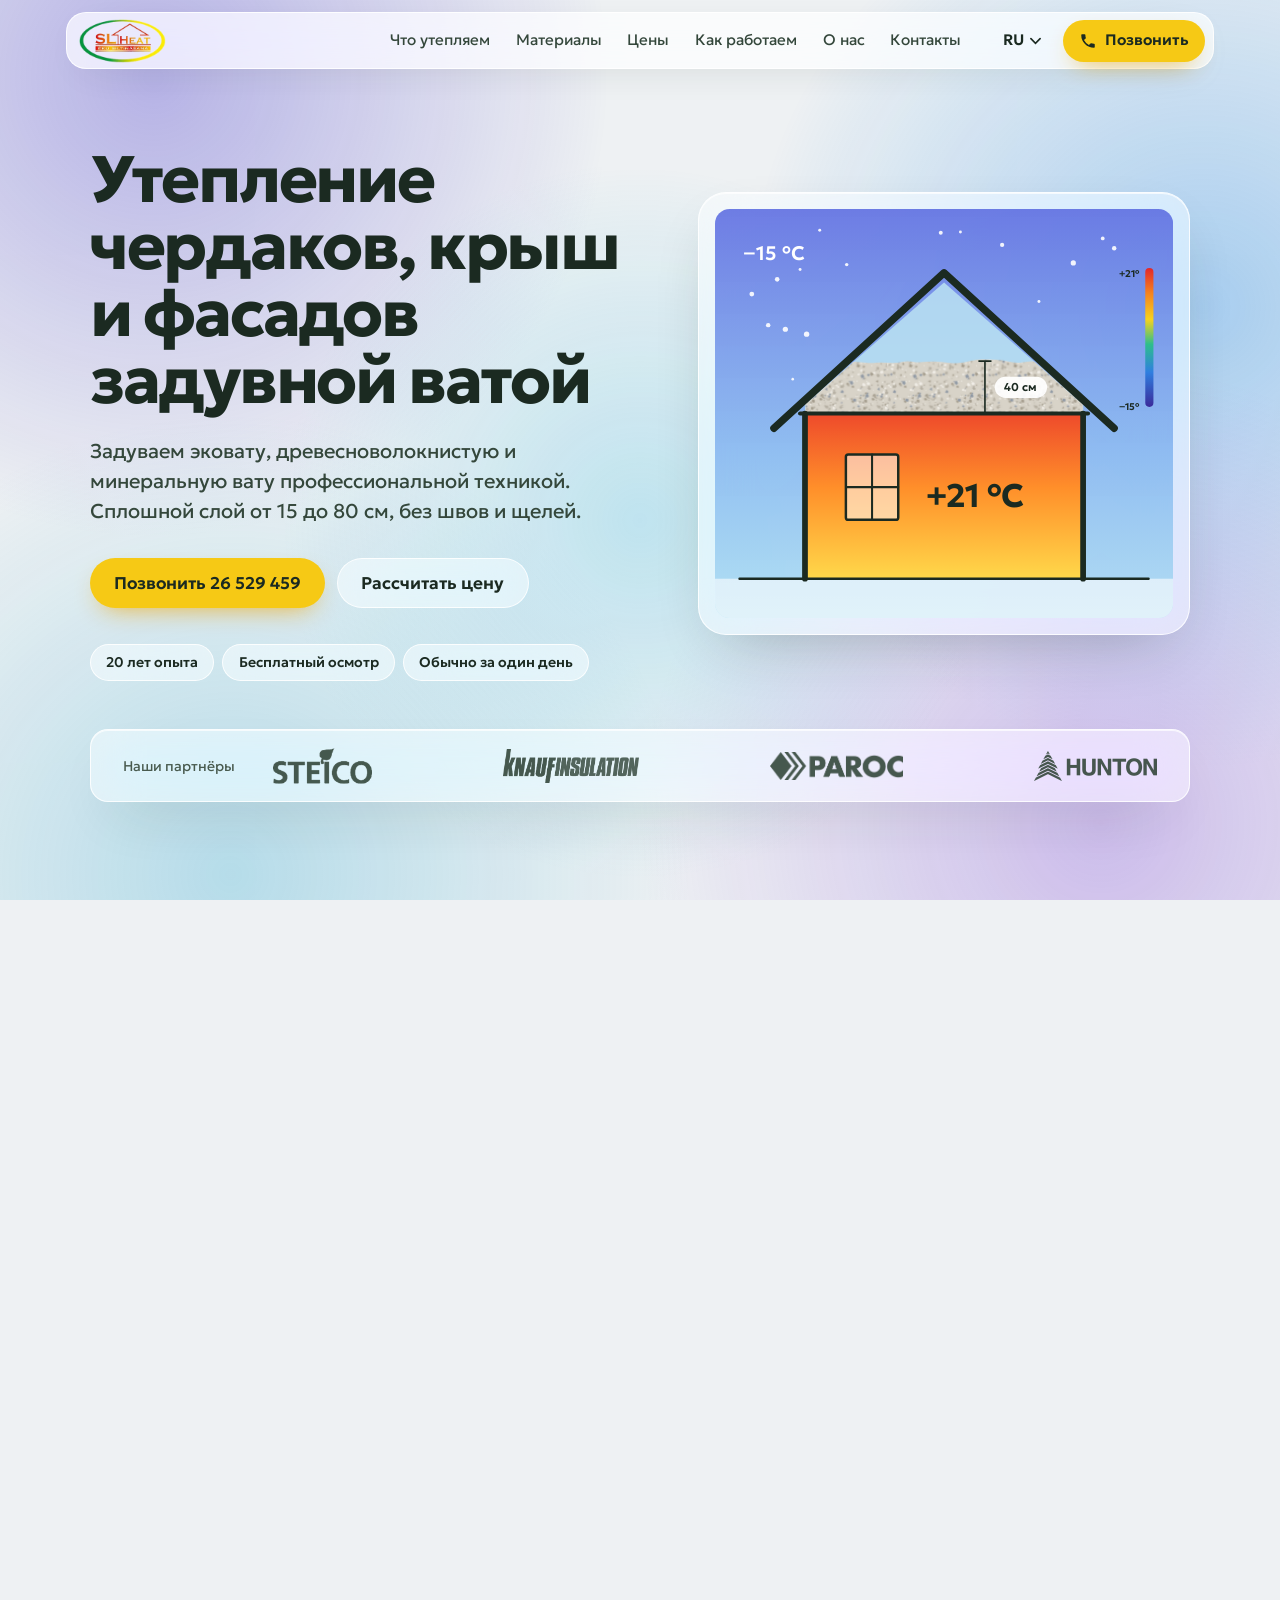
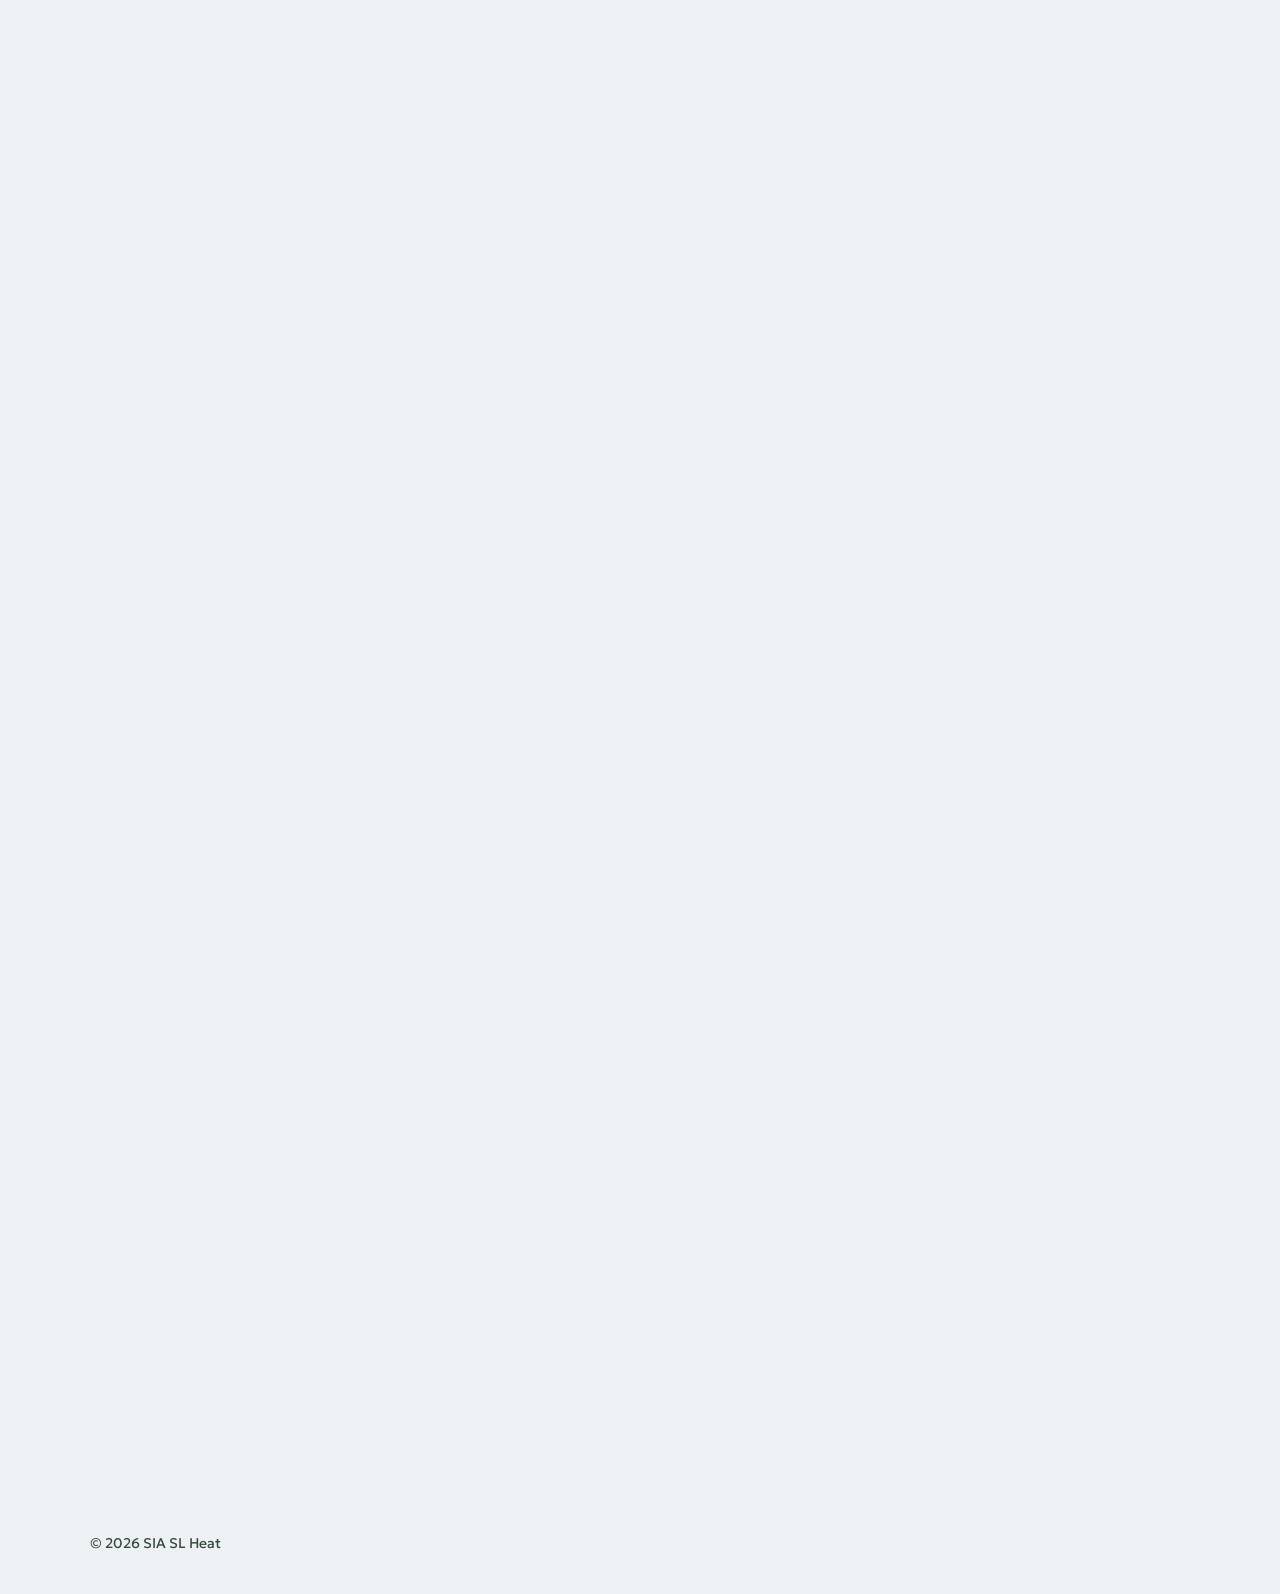
<file: ru/index.html>
<!doctype html>
<html lang="ru">
<head>
<meta charset="utf-8">
<script>(function(d){var h=d.documentElement,rm=false,seen=false;h.classList.add('js');try{rm=matchMedia('(prefers-reduced-motion: reduce)').matches}catch(e){}try{seen=!!sessionStorage.getItem('slh-intro');sessionStorage.setItem('slh-intro','1')}catch(e){}if(!rm&&!seen)h.classList.add('intro-on')})(document)</script>
<meta name="viewport" content="width=device-width, initial-scale=1">
<title>SL Heat | Задувная теплоизоляция: эковата и древесное волокно</title>
<meta name="description" content="Утепление чердаков, крыш и фасадов задувной эковатой, древесноволокнистой и минеральной ватой. 20 лет опыта, бесплатный осмотр, ориентировочные цены и калькулятор.">
<link rel="canonical" href="https://slheat.lv/ru/">
<link rel="alternate" hreflang="lv" href="https://slheat.lv/">
<link rel="alternate" hreflang="ru" href="https://slheat.lv/ru/">
<link rel="alternate" hreflang="en" href="https://slheat.lv/en/">
<link rel="alternate" hreflang="x-default" href="https://slheat.lv/">
<meta property="og:type" content="website">
<meta property="og:site_name" content="SL Heat">
<meta property="og:title" content="SL Heat | Задувная теплоизоляция: эковата и древесное волокно">
<meta property="og:description" content="Утепление чердаков, крыш и фасадов задувной эковатой, древесноволокнистой и минеральной ватой. 20 лет опыта, бесплатный осмотр, ориентировочные цены и калькулятор.">
<meta property="og:url" content="https://slheat.lv/ru/">
<meta property="og:locale" content="ru_RU">
<meta property="og:image" content="https://slheat.lv/assets/og-ru.jpg">
<meta property="og:image:width" content="1200">
<meta property="og:image:height" content="630">
<meta name="twitter:card" content="summary_large_image">
<meta name="theme-color" content="#EEF1F3">
<link rel="icon" href="../favicon.svg" type="image/svg+xml">
<link rel="preload" href="../assets/fonts/geologica-latin-full-normal.woff2" as="font" type="font/woff2" crossorigin>
<link rel="stylesheet" href="../assets/style.css">
<script type="application/ld+json">{"@context": "https://schema.org", "@type": "HomeAndConstructionBusiness", "name": "SL Heat", "legalName": "SIA SL Heat", "url": "https://slheat.lv/ru/", "image": "https://slheat.lv/assets/og-ru.jpg", "logo": "https://slheat.lv/assets/logo.png", "description": "Утепление чердаков, крыш и фасадов задувной эковатой, древесноволокнистой и минеральной ватой. 20 лет опыта, бесплатный осмотр, ориентировочные цены и калькулятор.", "telephone": "+37126529459", "email": "info@slheat.lv", "address": {"@type": "PostalAddress", "streetAddress": "Dimanti-18, Iršu pagasts", "addressLocality": "Koknese", "addressRegion": "Aizkraukles novads", "postalCode": "LV-5108", "addressCountry": "LV"}, "areaServed": ["Latvia", "Lithuania", "Estonia", "Norway", "Sweden"], "employee": {"@type": "Person", "name": "Sandis Liepiņš"}, "sameAs": ["https://www.facebook.com/slheat/", "https://www.instagram.com/sl_heat/", "https://www.tiktok.com/@sl.heat"], "inLanguage": "ru"}</script>
</head>
<body>
<svg class="defs" aria-hidden="true" focusable="false" xmlns="http://www.w3.org/2000/svg" xmlns:xlink="http://www.w3.org/1999/xlink" width="0" height="0"><defs><pattern id="tex-ekovate" width="64" height="64" patternUnits="userSpaceOnUse"><rect width="64" height="64" fill="#D8D3C8"/><polygon points="10.3,42.2 9.5,42.2 8.9,41.7 9.4,41.2 10.3,41.0" fill="#B6B0A3"/><polygon points="38.4,3.7 36.8,5.1 36.6,2.9" fill="#F3F0EA"/><polygon points="13.2,38.2 10.5,38.6 10.1,36.1 12.5,35.4" fill="#8D97A4"/><polygon points="14.1,10.4 17.8,10.6 16.1,12.9" fill="#B6B0A3"/><polygon points="49.4,9.4 48.0,11.5 47.6,8.8" fill="#F3F0EA"/><polygon points="50.1,4.5 50.8,3.5 52.1,4.2 51.1,5.1" fill="#F3F0EA"/><polygon points="0.7,29.6 2.0,28.8 2.1,30.3" fill="#F3F0EA"/><polygon points="64.7,29.6 66.0,28.8 66.1,30.3" fill="#F3F0EA"/><polygon points="26.2,17.2 26.3,18.5 24.9,18.3 25.2,17.3" fill="#B6B0A3"/><polygon points="31.7,38.6 30.1,37.8 31.6,36.4" fill="#B6B0A3"/><polygon points="47.9,27.4 48.8,29.2 47.8,30.6 46.0,30.2 45.8,28.4" fill="#F3F0EA"/><polygon points="10.6,7.0 8.6,7.4 9.6,5.3" fill="#B6B0A3"/><polygon points="32.1,-0.8 30.6,0.1 30.3,-1.9 32.2,-2.7" fill="#B6B0A3"/><polygon points="32.1,63.2 30.6,64.1 30.3,62.1 32.2,61.3" fill="#B6B0A3"/><polygon points="35.9,0.8 36.0,2.2 34.6,3.3 33.0,2.0 34.1,0.1" fill="#B6B0A3"/><polygon points="35.9,64.8 36.0,66.2 34.6,67.3 33.0,66.0 34.1,64.1" fill="#B6B0A3"/><polygon points="55.1,49.7 56.9,51.6 55.3,53.4 53.3,52.8 53.2,50.1" fill="#A39B8B"/><polygon points="22.5,-1.0 21.6,-2.0 23.1,-2.1" fill="#8D97A4"/><polygon points="22.5,63.0 21.6,62.0 23.1,61.9" fill="#8D97A4"/><polygon points="51.6,3.8 52.5,5.8 50.9,7.5 48.9,5.1" fill="#F3F0EA"/><polygon points="61.6,46.5 59.9,47.2 60.2,45.5" fill="#F3F0EA"/><polygon points="9.6,34.3 10.4,34.4 10.8,35.3 10.0,35.7 9.4,35.3" fill="#A39B8B"/><polygon points="28.7,6.8 28.1,10.5 24.6,9.3 25.9,6.7" fill="#B6B0A3"/><polygon points="50.6,40.9 47.7,38.9 50.7,37.3" fill="#A39B8B"/><polygon points="7.5,36.1 6.6,37.2 6.1,35.6 7.2,34.7" fill="#8D97A4"/><polygon points="19.8,31.6 19.4,33.8 16.6,34.7 15.4,32.2 17.7,30.6" fill="#B6B0A3"/><polygon points="16.4,3.5 15.6,6.0 13.3,3.8" fill="#B6B0A3"/><polygon points="61.5,24.3 62.4,25.7 61.1,26.7 59.4,25.9 59.9,24.5" fill="#B6B0A3"/><polygon points="22.7,40.7 19.4,40.3 21.4,38.0" fill="#B6B0A3"/><polygon points="49.1,51.1 51.0,52.7 48.8,53.9 47.2,53.6 47.0,51.5" fill="#B6B0A3"/><polygon points="41.5,51.6 40.0,51.8 40.5,50.6" fill="#A39B8B"/><polygon points="33.7,16.4 33.0,14.8 34.3,14.9" fill="#B6B0A3"/><polygon points="20.0,51.7 16.3,53.3 16.1,50.0" fill="#F3F0EA"/><polygon points="29.4,31.4 28.0,33.2 25.1,32.1 27.4,29.0" fill="#8D97A4"/><polygon points="52.5,1.7 52.9,-0.6 55.6,0.1 54.4,1.9" fill="#A39B8B"/><polygon points="52.5,65.7 52.9,63.4 55.6,64.1 54.4,65.9" fill="#A39B8B"/><polygon points="18.5,0.1 17.5,1.3 16.1,0.4 17.0,-1.0" fill="#B6B0A3"/><polygon points="18.5,64.1 17.5,65.3 16.1,64.4 17.0,63.0" fill="#B6B0A3"/><polygon points="13.1,31.6 13.4,32.5 12.6,32.7 12.0,32.0" fill="#F3F0EA"/><polygon points="56.8,48.8 58.9,50.0 57.5,52.0 55.5,50.5" fill="#B6B0A3"/><polygon points="33.5,56.2 34.3,58.8 32.6,60.4 31.0,58.7 31.4,57.0" fill="#8D97A4"/><polygon points="52.2,35.5 53.3,34.6 55.5,34.8 54.3,37.0 52.5,37.2" fill="#B6B0A3"/><polygon points="54.0,13.2 55.7,15.8 52.4,16.3" fill="#8D97A4"/><polygon points="40.5,4.2 41.7,4.4 41.7,5.9 40.6,5.4" fill="#F3F0EA"/><polygon points="46.8,18.2 44.9,19.5 44.7,17.5" fill="#F3F0EA"/><polygon points="0.5,0.3 -1.2,0.2 -0.4,-1.8" fill="#F3F0EA"/><polygon points="0.5,64.3 -1.2,64.2 -0.4,62.2" fill="#F3F0EA"/><polygon points="64.5,0.3 62.8,0.2 63.6,-1.8" fill="#F3F0EA"/><polygon points="64.5,64.3 62.8,64.2 63.6,62.2" fill="#F3F0EA"/><polygon points="6.3,24.6 6.2,22.3 8.6,22.5 8.0,24.2" fill="#B6B0A3"/><polygon points="20.4,20.6 21.9,22.0 19.5,22.6" fill="#B6B0A3"/><polygon points="28.2,17.9 27.0,18.3 27.3,17.0" fill="#B6B0A3"/><polygon points="49.5,27.8 49.8,27.1 50.5,26.7 51.0,27.4 50.5,28.0" fill="#8D97A4"/><polygon points="34.7,12.7 34.2,10.5 35.5,9.6 36.4,11.2" fill="#A39B8B"/><polygon points="12.1,58.5 13.6,56.5 14.2,58.7" fill="#B6B0A3"/><polygon points="22.2,22.4 20.8,25.5 18.7,23.0" fill="#F3F0EA"/><polygon points="16.7,-2.3 17.7,-3.2 18.5,-2.5 18.3,-1.5 17.3,-1.0" fill="#B6B0A3"/><polygon points="16.7,61.7 17.7,60.8 18.5,61.5 18.3,62.5 17.3,63.0" fill="#B6B0A3"/><polygon points="25.9,49.0 26.3,47.0 28.7,47.7 29.2,49.7 26.9,51.4" fill="#B6B0A3"/><polygon points="54.9,45.5 52.1,46.7 51.7,43.7 54.2,42.9" fill="#B6B0A3"/><polygon points="27.1,48.8 28.1,48.0 28.5,49.0 27.9,50.0" fill="#F3F0EA"/><polygon points="57.5,30.6 56.1,31.0 56.1,29.3" fill="#F3F0EA"/><polygon points="15.7,27.4 14.3,28.1 13.1,26.8 14.8,26.2" fill="#B6B0A3"/><polygon points="19.8,53.2 19.0,51.8 21.2,52.1" fill="#A39B8B"/><polygon points="4.3,39.6 2.2,37.7 5.1,36.1" fill="#A39B8B"/><polygon points="47.8,1.9 44.9,0.5 46.0,-2.7 49.6,-0.9" fill="#A39B8B"/><polygon points="47.8,65.9 44.9,64.5 46.0,61.3 49.6,63.1" fill="#A39B8B"/><polygon points="3.5,4.7 6.3,4.5 5.2,6.1" fill="#B6B0A3"/><polygon points="11.3,35.3 11.5,33.5 13.6,34.0 13.2,35.3" fill="#8D97A4"/><polygon points="15.2,50.0 15.4,46.2 18.0,45.7 17.8,49.4" fill="#A39B8B"/><polygon points="52.3,61.0 50.7,60.9 51.7,59.6" fill="#F3F0EA"/><polygon points="32.9,-1.5 33.5,1.4 30.9,2.9 30.4,-0.2" fill="#B6B0A3"/><polygon points="32.9,62.5 33.5,65.4 30.9,66.9 30.4,63.8" fill="#B6B0A3"/><polygon points="15.3,4.0 15.8,3.7 16.6,3.9 16.2,4.9 15.3,4.6" fill="#8D97A4"/><polygon points="30.2,56.4 30.8,57.3 29.5,58.0 28.3,57.3 29.0,56.4" fill="#B6B0A3"/><polygon points="56.6,38.2 55.3,37.0 56.6,36.2 57.3,37.0" fill="#B6B0A3"/><polygon points="29.9,25.8 26.6,24.7 29.1,21.4" fill="#B6B0A3"/><polygon points="15.0,48.3 18.1,49.4 16.2,52.6" fill="#F3F0EA"/><polygon points="45.4,59.7 46.1,57.4 48.5,57.4 47.9,60.5" fill="#B6B0A3"/><polygon points="9.3,32.8 11.3,33.4 10.4,35.9 8.4,34.7" fill="#F3F0EA"/><polygon points="-1.3,23.8 -0.8,22.9 0.0,22.3 0.7,23.3 -0.0,23.9" fill="#A39B8B"/><polygon points="62.7,23.8 63.2,22.9 64.0,22.3 64.7,23.3 64.0,23.9" fill="#A39B8B"/><polygon points="51.5,24.0 52.8,25.3 51.7,26.8 49.7,25.6" fill="#B6B0A3"/><polygon points="19.0,54.3 18.8,53.3 19.6,52.7 20.0,53.9" fill="#8D97A4"/><polygon points="39.6,14.0 38.2,13.1 38.5,11.4 40.1,11.7 40.8,12.7" fill="#F3F0EA"/><polygon points="54.8,6.1 55.0,7.9 53.7,9.0 52.1,7.9 53.0,5.8" fill="#B6B0A3"/><polygon points="29.3,38.3 29.7,41.0 26.2,39.9" fill="#F3F0EA"/><polygon points="3.0,6.9 4.7,8.7 2.1,9.9 -0.1,7.8" fill="#F3F0EA"/><polygon points="67.0,6.9 68.7,8.7 66.1,9.9 63.9,7.8" fill="#F3F0EA"/><polygon points="51.5,15.1 49.7,11.8 52.6,9.7 54.5,12.8" fill="#8D97A4"/><polygon points="37.4,57.9 39.3,56.5 40.5,57.9 39.3,59.0" fill="#B6B0A3"/><polygon points="44.2,58.0 42.9,58.2 42.8,56.7 44.3,56.8" fill="#A39B8B"/><polygon points="39.1,26.2 39.1,24.3 41.4,23.7 42.2,26.4" fill="#A39B8B"/><polygon points="21.8,-3.7 21.2,-1.2 19.2,-0.3 18.0,-2.1 19.1,-4.3" fill="#F3F0EA"/><polygon points="21.8,60.3 21.2,62.8 19.2,63.7 18.0,61.9 19.1,59.7" fill="#F3F0EA"/><polygon points="2.9,37.3 2.3,36.0 3.5,35.2 4.3,35.9 4.0,37.0" fill="#B6B0A3"/><polygon points="41.8,54.6 43.1,56.7 40.1,57.7 38.9,55.0" fill="#B6B0A3"/><polygon points="10.1,0.3 10.5,-0.5 11.3,0.5" fill="#F3F0EA"/><polygon points="10.1,64.3 10.5,63.5 11.3,64.5" fill="#F3F0EA"/><polygon points="11.4,39.7 12.0,37.8 13.6,37.3 14.2,39.1 13.1,40.3" fill="#B6B0A3"/><polygon points="5.1,42.6 4.1,41.3 6.3,41.6" fill="#A39B8B"/><polygon points="42.2,43.1 41.8,44.6 39.5,44.4 38.6,42.5 40.9,42.2" fill="#B6B0A3"/><polygon points="13.8,23.8 13.3,26.7 11.0,26.0 11.2,23.2" fill="#A39B8B"/><polygon points="45.4,37.3 46.2,35.7 47.2,37.0" fill="#F3F0EA"/><polygon points="-1.7,44.1 -0.6,44.9 -1.9,45.3" fill="#B6B0A3"/><polygon points="62.3,44.1 63.4,44.9 62.1,45.3" fill="#B6B0A3"/><polygon points="53.0,56.8 52.8,57.4 51.9,57.8 51.6,56.8 52.4,56.4" fill="#8D97A4"/><polygon points="5.8,49.2 5.1,48.1 6.9,47.4 7.3,49.0" fill="#B6B0A3"/><polygon points="16.3,48.4 18.7,45.7 19.6,49.2" fill="#F3F0EA"/><polygon points="52.3,11.3 52.0,10.6 53.2,10.7" fill="#B6B0A3"/><polygon points="39.1,-3.2 39.0,-1.6 37.3,-1.4 36.9,-3.2 37.8,-4.6" fill="#A39B8B"/><polygon points="39.1,60.8 39.0,62.4 37.3,62.6 36.9,60.8 37.8,59.4" fill="#A39B8B"/><polygon points="24.2,26.1 22.5,26.7 21.1,25.8 22.3,24.1 23.5,24.8" fill="#F3F0EA"/><polygon points="46.8,47.1 49.1,46.6 49.6,49.0 47.3,49.4" fill="#F3F0EA"/><polygon points="21.9,43.1 19.6,42.0 20.3,40.3 21.8,39.4 22.7,41.0" fill="#B6B0A3"/><polygon points="-1.0,47.3 -1.9,47.6 -2.4,46.6 -1.9,46.1 -1.1,46.2" fill="#B6B0A3"/><polygon points="63.0,47.3 62.1,47.6 61.6,46.6 62.1,46.1 62.9,46.2" fill="#B6B0A3"/><polygon points="27.0,50.5 26.2,52.5 24.7,51.6 23.6,49.6 25.9,48.7" fill="#B6B0A3"/><polygon points="41.9,39.5 44.6,40.6 44.2,43.1 42.3,43.6 40.2,41.8" fill="#8D97A4"/><polygon points="16.9,25.9 17.7,27.8 15.9,28.0 14.3,27.6 15.5,26.2" fill="#F3F0EA"/><polygon points="46.7,61.5 45.2,61.7 45.0,60.2 46.4,60.1" fill="#B6B0A3"/><polygon points="13.3,42.4 14.4,44.2 12.8,44.3" fill="#A39B8B"/><polygon points="40.5,45.3 38.7,42.7 41.7,42.3" fill="#A39B8B"/><polygon points="9.0,51.9 6.4,50.6 6.4,48.4 8.9,47.9 11.0,49.6" fill="#B6B0A3"/><polygon points="49.7,31.6 48.4,29.2 51.0,29.1" fill="#F3F0EA"/><polygon points="15.0,18.0 16.4,18.4 16.6,20.0 14.6,20.2" fill="#B6B0A3"/><polygon points="36.1,22.2 34.3,23.2 33.0,22.8 32.5,21.2 34.4,20.2" fill="#A39B8B"/><polygon points="9.7,55.3 12.8,57.0 9.8,58.5" fill="#8D97A4"/><polygon points="26.4,57.2 27.3,55.1 29.8,55.6 28.7,57.5" fill="#8D97A4"/><polygon points="45.8,9.7 47.1,9.2 48.6,10.1 47.7,11.4 46.5,11.2" fill="#F3F0EA"/><polygon points="57.0,21.3 58.9,19.2 60.8,20.1 61.8,22.1 59.0,23.4" fill="#F3F0EA"/><polygon points="18.6,20.7 18.7,22.8 17.3,21.9" fill="#A39B8B"/><polygon points="41.7,49.1 42.7,50.3 42.2,51.9 40.8,51.0" fill="#A39B8B"/><polygon points="5.2,1.4 8.6,1.3 8.6,4.3 5.5,4.6" fill="#B6B0A3"/><polygon points="5.2,65.4 8.6,65.3 8.6,68.3 5.5,68.6" fill="#B6B0A3"/><polygon points="14.5,43.2 12.1,43.4 13.8,41.4" fill="#F3F0EA"/><polygon points="50.6,36.6 49.3,36.4 49.8,35.0 51.3,35.4" fill="#8D97A4"/><polygon points="28.2,44.7 25.9,46.0 26.4,43.4" fill="#8D97A4"/><polygon points="40.7,14.0 41.3,12.4 41.8,13.9" fill="#B6B0A3"/><polygon points="18.0,38.0 16.4,37.6 16.2,35.9 18.0,34.9 19.0,36.3" fill="#F3F0EA"/><polygon points="-1.7,45.4 -2.2,46.5 -3.0,45.6" fill="#B6B0A3"/><polygon points="62.3,45.4 61.8,46.5 61.0,45.6" fill="#B6B0A3"/><polygon points="36.7,20.9 37.2,18.7 40.3,18.2 41.0,20.7 39.2,23.2" fill="#8D97A4"/><polygon points="36.0,18.1 37.0,18.1 37.0,19.2 36.1,19.4 35.3,18.7" fill="#8D97A4"/><polygon points="37.9,55.8 39.9,56.4 39.4,59.6 37.0,57.9" fill="#F3F0EA"/><polygon points="-1.6,7.6 0.7,7.9 1.9,10.3 -1.0,12.3 -2.3,9.7" fill="#A39B8B"/><polygon points="62.4,7.6 64.7,7.9 65.9,10.3 63.0,12.3 61.7,9.7" fill="#A39B8B"/><polygon points="30.0,12.5 30.7,14.1 28.9,13.5" fill="#F3F0EA"/><polygon points="57.0,34.4 55.2,34.1 55.4,32.6 57.2,31.7 57.8,33.4" fill="#A39B8B"/><polygon points="56.3,24.8 54.0,23.8 55.9,22.1" fill="#F3F0EA"/><polygon points="29.8,36.9 30.5,35.0 31.9,36.0 31.5,37.0" fill="#A39B8B"/><polygon points="0.7,35.9 3.0,33.4 6.0,35.5 3.4,37.5" fill="#B6B0A3"/><polygon points="4.7,59.6 6.1,57.8 6.5,59.7" fill="#B6B0A3"/><polygon points="57.7,60.3 55.8,56.8 59.0,57.1" fill="#B6B0A3"/><polygon points="12.8,46.5 14.1,47.9 12.7,49.1 11.4,47.8" fill="#B6B0A3"/><polygon points="1.5,46.5 -0.3,46.0 1.3,44.8" fill="#F3F0EA"/><polygon points="65.5,46.5 63.7,46.0 65.3,44.8" fill="#F3F0EA"/><polygon points="58.7,24.9 59.4,23.9 59.6,25.0" fill="#A39B8B"/><polygon points="45.6,36.1 45.1,34.8 46.4,35.1" fill="#B6B0A3"/><polygon points="21.4,58.1 20.3,58.6 19.7,58.0 20.0,57.2 21.1,56.9" fill="#F3F0EA"/><polygon points="7.7,17.2 7.4,20.3 4.1,18.5" fill="#A39B8B"/><polygon points="49.2,60.7 50.1,59.6 51.3,59.9 51.1,61.2" fill="#F3F0EA"/><polygon points="6.1,40.4 4.2,39.5 5.0,38.1 7.1,38.3" fill="#B6B0A3"/><polygon points="59.5,32.2 59.3,34.0 58.0,34.5 57.8,32.7" fill="#8D97A4"/><polygon points="24.2,9.2 25.1,10.8 23.4,11.5 22.0,10.9 22.7,9.1" fill="#8D97A4"/><polygon points="56.6,18.7 57.2,18.1 58.4,18.2 58.0,19.0 57.3,19.7" fill="#F3F0EA"/><polygon points="6.7,43.9 6.6,45.6 5.3,44.7" fill="#B6B0A3"/><polygon points="18.4,31.1 16.4,30.7 16.5,28.6 18.5,28.6" fill="#B6B0A3"/><polygon points="2.2,39.2 3.5,41.2 1.3,42.1 -0.3,41.3 -0.4,39.0" fill="#A39B8B"/><polygon points="66.2,39.2 67.5,41.2 65.3,42.1 63.7,41.3 63.6,39.0" fill="#A39B8B"/><polygon points="52.7,54.8 51.6,54.9 51.7,54.1 52.1,53.6 52.7,54.0" fill="#A39B8B"/><polygon points="25.1,23.2 29.1,24.4 28.6,26.8 25.0,26.7" fill="#B6B0A3"/><polygon points="60.0,39.8 59.3,40.7 58.5,40.1 58.1,38.8 59.7,39.1" fill="#F3F0EA"/><polygon points="61.0,27.5 60.5,29.7 58.6,28.9 58.8,27.1" fill="#F3F0EA"/><polygon points="33.5,22.3 36.2,22.2 36.7,24.7 33.7,24.5" fill="#B6B0A3"/><polygon points="54.9,16.5 54.1,15.1 55.4,13.6 56.5,15.5" fill="#B6B0A3"/><polygon points="53.8,24.9 52.1,23.4 52.2,21.1 54.3,20.5 55.7,23.0" fill="#F3F0EA"/><polygon points="47.1,47.6 49.1,48.1 48.9,49.6 47.1,50.4 46.1,48.6" fill="#8D97A4"/><polygon points="55.5,37.8 56.9,38.4 56.3,40.2 55.1,39.4" fill="#8D97A4"/><polygon points="23.1,19.7 24.6,17.9 26.0,20.2" fill="#A39B8B"/><polygon points="22.6,-1.3 19.7,-0.1 20.2,-3.9" fill="#B6B0A3"/><polygon points="22.6,62.7 19.7,63.9 20.2,60.1" fill="#B6B0A3"/><polygon points="51.9,47.5 51.4,45.6 53.7,45.8 53.8,47.3" fill="#F3F0EA"/><polygon points="34.6,58.0 35.4,54.2 38.9,55.4 37.9,57.9" fill="#F3F0EA"/><polygon points="19.1,9.1 21.9,10.6 20.4,12.6 18.3,11.9" fill="#B6B0A3"/><polygon points="10.0,39.5 12.5,39.4 12.6,41.1 11.0,42.3" fill="#B6B0A3"/><polygon points="5.6,1.0 6.7,0.4 6.8,1.6" fill="#B6B0A3"/><polygon points="5.6,65.0 6.7,64.4 6.8,65.6" fill="#B6B0A3"/><polygon points="9.1,10.5 6.6,11.4 7.2,7.9" fill="#F3F0EA"/><polygon points="43.4,37.6 43.6,36.0 44.8,37.1" fill="#F3F0EA"/><polygon points="24.8,2.1 26.3,3.1 25.5,5.4 23.6,4.5 22.2,2.7" fill="#F3F0EA"/><polygon points="16.2,59.4 14.5,55.9 18.5,55.6" fill="#F3F0EA"/><polygon points="17.2,11.2 15.0,12.0 14.8,10.1" fill="#8D97A4"/><polygon points="-2.4,28.8 -4.1,27.5 -4.0,25.5 -1.6,25.0 -1.0,27.5" fill="#F3F0EA"/><polygon points="61.6,28.8 59.9,27.5 60.0,25.5 62.4,25.0 63.0,27.5" fill="#F3F0EA"/><polygon points="9.2,30.3 6.3,28.5 8.9,26.0" fill="#8D97A4"/><polygon points="15.5,29.0 14.9,29.8 13.9,29.5 14.0,28.4 14.8,28.4" fill="#F3F0EA"/><polygon points="46.5,48.7 47.2,48.4 48.0,48.8 47.5,49.4 46.6,49.4" fill="#8D97A4"/><polygon points="18.7,5.3 18.3,3.2 20.1,3.9" fill="#F3F0EA"/><polygon points="54.8,59.2 56.0,59.5 55.7,60.6 54.2,60.3" fill="#F3F0EA"/><polygon points="12.1,9.3 9.6,8.4 9.8,6.3 12.7,5.4 14.0,7.7" fill="#F3F0EA"/><polygon points="13.8,30.1 15.5,31.0 15.4,33.6 12.9,32.6" fill="#F3F0EA"/><polygon points="-1.4,44.4 -2.1,43.8 -1.8,42.8 -0.8,43.4" fill="#F3F0EA"/><polygon points="62.6,44.4 61.9,43.8 62.2,42.8 63.2,43.4" fill="#F3F0EA"/><polygon points="58.1,27.1 59.9,25.0 62.6,26.2 62.5,28.8 59.7,29.2" fill="#B6B0A3"/><polygon points="58.9,52.3 62.1,51.9 61.2,54.2" fill="#B6B0A3"/><polygon points="12.0,20.0 12.7,18.9 13.4,19.2 13.8,20.2 12.7,20.8" fill="#F3F0EA"/><polygon points="39.8,5.9 42.0,7.6 39.7,8.8" fill="#B6B0A3"/><polygon points="31.9,4.7 29.7,3.4 30.5,1.0 32.6,2.3" fill="#B6B0A3"/><polygon points="31.9,68.7 29.7,67.4 30.5,65.0 32.6,66.3" fill="#B6B0A3"/><polygon points="-1.0,48.6 -1.4,47.8 -0.6,47.1 0.1,47.7 -0.1,48.5" fill="#B6B0A3"/><polygon points="63.0,48.6 62.6,47.8 63.4,47.1 64.1,47.7 63.9,48.5" fill="#B6B0A3"/><polygon points="47.5,46.3 44.6,45.0 47.2,43.0" fill="#F3F0EA"/><polygon points="59.2,9.3 61.7,10.7 59.4,12.8 57.6,10.9" fill="#8D97A4"/><polygon points="1.7,37.0 1.4,35.1 3.4,34.6 4.5,36.3 3.0,37.5" fill="#B6B0A3"/><polygon points="65.7,37.0 65.4,35.1 67.4,34.6 68.5,36.3 67.0,37.5" fill="#B6B0A3"/><polygon points="26.6,-0.1 23.3,-0.4 24.8,-3.1 27.3,-2.2" fill="#F3F0EA"/><polygon points="26.6,63.9 23.3,63.6 24.8,60.9 27.3,61.8" fill="#F3F0EA"/><polygon points="28.0,21.2 27.7,22.4 25.9,22.9 25.6,21.2 27.0,20.3" fill="#F3F0EA"/><polygon points="35.2,39.8 34.4,41.0 33.3,40.2 34.0,38.9" fill="#F3F0EA"/><polygon points="42.4,19.4 41.6,20.0 40.2,19.6 40.5,18.3 42.0,18.0" fill="#F3F0EA"/><polygon points="7.3,8.9 9.5,11.0 8.7,13.5 6.3,13.2 5.2,10.8" fill="#B6B0A3"/><polygon points="59.9,37.4 57.9,38.6 55.8,36.5 56.9,34.2 59.2,34.5" fill="#8D97A4"/><polygon points="12.2,-1.8 9.7,-2.3 11.3,-4.1" fill="#B6B0A3"/><polygon points="12.2,62.2 9.7,61.7 11.3,59.9" fill="#B6B0A3"/><polygon points="17.9,44.3 20.9,44.8 19.0,46.8" fill="#B6B0A3"/><polygon points="49.0,45.6 47.3,42.7 50.9,42.6" fill="#B6B0A3"/><polygon points="21.0,39.4 20.5,38.9 20.5,37.9 21.3,38.2 21.5,38.7" fill="#B6B0A3"/><polygon points="57.4,41.2 58.1,44.1 55.7,44.6 54.4,43.2 54.7,40.7" fill="#A39B8B"/><polygon points="13.0,50.7 13.1,53.1 10.4,53.9 10.3,51.4" fill="#B6B0A3"/><polygon points="8.3,39.0 9.7,39.8 8.5,41.0 7.6,40.1" fill="#B6B0A3"/><polygon points="38.7,42.2 37.8,39.2 40.7,39.5" fill="#A39B8B"/><polygon points="2.5,33.8 3.5,36.9 0.0,36.8" fill="#A39B8B"/><polygon points="66.5,33.8 67.5,36.9 64.0,36.8" fill="#A39B8B"/></pattern><pattern id="tex-zell" width="72" height="72" patternUnits="userSpaceOnUse"><rect width="72" height="72" fill="#C4935C"/><path d="M44.7 -5.2Q38.7 -5.4 35.9 -5.7" stroke="#E0B886" stroke-width="0.95" fill="none" stroke-linecap="round"/><path d="M44.7 66.8Q38.7 66.6 35.9 66.3" stroke="#E0B886" stroke-width="0.95" fill="none" stroke-linecap="round"/><path d="M54.0 4.8Q58.1 4.5 60.2 8.8" stroke="#E0B886" stroke-width="1.09" fill="none" stroke-linecap="round"/><path d="M-5.3 42.9Q-2.4 44.9 0.2 51.2" stroke="#AE7A43" stroke-width="0.61" fill="none" stroke-linecap="round"/><path d="M66.7 42.9Q69.6 44.9 72.2 51.2" stroke="#AE7A43" stroke-width="0.61" fill="none" stroke-linecap="round"/><path d="M21.5 0.6Q17.5 2.9 13.4 3.8" stroke="#9C6934" stroke-width="1.11" fill="none" stroke-linecap="round"/><path d="M21.5 72.6Q17.5 74.9 13.4 75.8" stroke="#9C6934" stroke-width="1.11" fill="none" stroke-linecap="round"/><path d="M44.1 33.0Q49.4 34.0 51.3 32.9" stroke="#E0B886" stroke-width="1.20" fill="none" stroke-linecap="round"/><path d="M16.3 23.6Q18.3 20.2 16.8 18.0" stroke="#9C6934" stroke-width="0.84" fill="none" stroke-linecap="round"/><path d="M58.2 1.8Q63.4 -0.5 63.8 -1.8" stroke="#AE7A43" stroke-width="0.88" fill="none" stroke-linecap="round"/><path d="M58.2 73.8Q63.4 71.5 63.8 70.2" stroke="#AE7A43" stroke-width="0.88" fill="none" stroke-linecap="round"/><path d="M42.3 54.2Q47.6 57.3 48.4 57.9" stroke="#9C6934" stroke-width="0.80" fill="none" stroke-linecap="round"/><path d="M16.9 9.9Q18.0 7.0 18.5 4.7" stroke="#9C6934" stroke-width="0.71" fill="none" stroke-linecap="round"/><path d="M48.9 6.0Q51.3 8.3 56.5 12.8" stroke="#9C6934" stroke-width="0.85" fill="none" stroke-linecap="round"/><path d="M56.4 16.0Q59.6 22.6 59.3 27.8" stroke="#AE7A43" stroke-width="0.84" fill="none" stroke-linecap="round"/><path d="M-1.3 18.9Q-1.8 13.2 -0.3 11.9" stroke="#9C6934" stroke-width="0.80" fill="none" stroke-linecap="round"/><path d="M70.7 18.9Q70.2 13.2 71.7 11.9" stroke="#9C6934" stroke-width="0.80" fill="none" stroke-linecap="round"/><path d="M45.3 14.0Q44.3 17.4 38.6 21.0" stroke="#9C6934" stroke-width="0.87" fill="none" stroke-linecap="round"/><path d="M59.8 14.9Q61.1 11.6 65.0 11.5" stroke="#E0B886" stroke-width="1.09" fill="none" stroke-linecap="round"/><path d="M-8.9 18.4Q-4.7 12.2 0.3 9.9" stroke="#E0B886" stroke-width="0.96" fill="none" stroke-linecap="round"/><path d="M63.1 18.4Q67.3 12.2 72.3 9.9" stroke="#E0B886" stroke-width="0.96" fill="none" stroke-linecap="round"/><path d="M-2.5 11.9Q-2.2 16.1 -2.9 22.5" stroke="#9C6934" stroke-width="1.09" fill="none" stroke-linecap="round"/><path d="M69.5 11.9Q69.8 16.1 69.1 22.5" stroke="#9C6934" stroke-width="1.09" fill="none" stroke-linecap="round"/><path d="M55.0 6.2Q52.4 3.9 48.7 3.7" stroke="#9C6934" stroke-width="1.11" fill="none" stroke-linecap="round"/><path d="M55.0 78.2Q52.4 75.9 48.7 75.7" stroke="#9C6934" stroke-width="1.11" fill="none" stroke-linecap="round"/><path d="M18.1 -0.0Q13.1 0.5 11.3 2.4" stroke="#AE7A43" stroke-width="0.64" fill="none" stroke-linecap="round"/><path d="M18.1 72.0Q13.1 72.5 11.3 74.4" stroke="#AE7A43" stroke-width="0.64" fill="none" stroke-linecap="round"/><path d="M3.5 26.8Q10.4 26.5 15.5 25.3" stroke="#E0B886" stroke-width="0.99" fill="none" stroke-linecap="round"/><path d="M4.4 7.1Q0.1 2.0 0.7 -4.6" stroke="#9C6934" stroke-width="1.18" fill="none" stroke-linecap="round"/><path d="M4.4 79.1Q0.1 74.0 0.7 67.4" stroke="#9C6934" stroke-width="1.18" fill="none" stroke-linecap="round"/><path d="M76.4 7.1Q72.1 2.0 72.7 -4.6" stroke="#9C6934" stroke-width="1.18" fill="none" stroke-linecap="round"/><path d="M76.4 79.1Q72.1 74.0 72.7 67.4" stroke="#9C6934" stroke-width="1.18" fill="none" stroke-linecap="round"/><path d="M46.8 20.0Q53.8 25.0 58.4 25.9" stroke="#E0B886" stroke-width="0.93" fill="none" stroke-linecap="round"/><path d="M54.3 52.2Q52.7 59.0 47.0 62.1" stroke="#E0B886" stroke-width="1.01" fill="none" stroke-linecap="round"/><path d="M60.3 65.6Q57.3 62.7 53.5 58.8" stroke="#E0B886" stroke-width="0.83" fill="none" stroke-linecap="round"/><path d="M46.9 5.5Q47.2 -0.1 45.2 -6.4" stroke="#9C6934" stroke-width="0.83" fill="none" stroke-linecap="round"/><path d="M46.9 77.5Q47.2 71.9 45.2 65.6" stroke="#9C6934" stroke-width="0.83" fill="none" stroke-linecap="round"/><path d="M55.0 5.0Q60.3 4.7 65.8 7.1" stroke="#E0B886" stroke-width="0.96" fill="none" stroke-linecap="round"/><path d="M55.0 77.0Q60.3 76.7 65.8 79.1" stroke="#E0B886" stroke-width="0.96" fill="none" stroke-linecap="round"/><path d="M36.0 38.1Q34.8 45.1 35.6 50.4" stroke="#E0B886" stroke-width="0.61" fill="none" stroke-linecap="round"/><path d="M17.0 -8.6Q11.3 -6.0 7.4 -4.9" stroke="#9C6934" stroke-width="1.14" fill="none" stroke-linecap="round"/><path d="M17.0 63.4Q11.3 66.0 7.4 67.1" stroke="#9C6934" stroke-width="1.14" fill="none" stroke-linecap="round"/><path d="M26.5 62.3Q31.4 57.1 35.5 53.8" stroke="#9C6934" stroke-width="0.83" fill="none" stroke-linecap="round"/><path d="M37.2 66.0Q34.6 58.6 34.3 54.6" stroke="#9C6934" stroke-width="1.17" fill="none" stroke-linecap="round"/><path d="M22.7 18.4Q18.9 17.1 16.9 12.5" stroke="#E0B886" stroke-width="0.90" fill="none" stroke-linecap="round"/><path d="M30.8 7.3Q33.6 5.7 34.4 3.5" stroke="#AE7A43" stroke-width="0.62" fill="none" stroke-linecap="round"/><path d="M30.8 79.3Q33.6 77.7 34.4 75.5" stroke="#AE7A43" stroke-width="0.62" fill="none" stroke-linecap="round"/><path d="M59.9 0.5Q58.6 0.1 54.1 2.2" stroke="#9C6934" stroke-width="0.61" fill="none" stroke-linecap="round"/><path d="M59.9 72.5Q58.6 72.1 54.1 74.2" stroke="#9C6934" stroke-width="0.61" fill="none" stroke-linecap="round"/><path d="M6.3 48.4Q4.9 47.6 0.4 42.2" stroke="#9C6934" stroke-width="0.99" fill="none" stroke-linecap="round"/><path d="M78.3 48.4Q76.9 47.6 72.4 42.2" stroke="#9C6934" stroke-width="0.99" fill="none" stroke-linecap="round"/><path d="M11.1 34.0Q15.4 32.6 17.6 34.4" stroke="#E0B886" stroke-width="0.88" fill="none" stroke-linecap="round"/><path d="M28.3 53.2Q24.4 51.7 21.4 47.2" stroke="#9C6934" stroke-width="1.05" fill="none" stroke-linecap="round"/><path d="M2.6 -8.8Q6.9 -2.8 10.0 -0.9" stroke="#AE7A43" stroke-width="0.87" fill="none" stroke-linecap="round"/><path d="M2.6 63.2Q6.9 69.2 10.0 71.1" stroke="#AE7A43" stroke-width="0.87" fill="none" stroke-linecap="round"/><path d="M74.6 -8.8Q78.9 -2.8 82.0 -0.9" stroke="#AE7A43" stroke-width="0.87" fill="none" stroke-linecap="round"/><path d="M74.6 63.2Q78.9 69.2 82.0 71.1" stroke="#AE7A43" stroke-width="0.87" fill="none" stroke-linecap="round"/><path d="M35.6 65.3Q41.7 61.8 46.3 61.3" stroke="#9C6934" stroke-width="0.88" fill="none" stroke-linecap="round"/><path d="M57.7 41.0Q61.3 48.6 60.2 51.4" stroke="#E0B886" stroke-width="1.14" fill="none" stroke-linecap="round"/><path d="M53.2 27.9Q54.9 22.8 60.7 18.2" stroke="#E0B886" stroke-width="0.81" fill="none" stroke-linecap="round"/><path d="M54.4 37.5Q56.8 33.5 56.3 32.7" stroke="#E0B886" stroke-width="0.64" fill="none" stroke-linecap="round"/><path d="M59.8 10.4Q58.4 11.1 53.7 9.8" stroke="#9C6934" stroke-width="1.03" fill="none" stroke-linecap="round"/><path d="M35.0 -6.5Q34.4 -2.5 36.0 -0.9" stroke="#AE7A43" stroke-width="0.92" fill="none" stroke-linecap="round"/><path d="M35.0 65.5Q34.4 69.5 36.0 71.1" stroke="#AE7A43" stroke-width="0.92" fill="none" stroke-linecap="round"/><path d="M39.4 56.4Q39.4 62.7 35.9 65.1" stroke="#E0B886" stroke-width="0.83" fill="none" stroke-linecap="round"/><path d="M65.4 -0.2Q61.4 -2.3 57.1 -4.3" stroke="#9C6934" stroke-width="0.72" fill="none" stroke-linecap="round"/><path d="M65.4 71.8Q61.4 69.7 57.1 67.7" stroke="#9C6934" stroke-width="0.72" fill="none" stroke-linecap="round"/><path d="M5.7 -4.9Q2.3 -2.2 -1.7 0.5" stroke="#E0B886" stroke-width="1.08" fill="none" stroke-linecap="round"/><path d="M5.7 67.1Q2.3 69.8 -1.7 72.5" stroke="#E0B886" stroke-width="1.08" fill="none" stroke-linecap="round"/><path d="M77.7 -4.9Q74.3 -2.2 70.3 0.5" stroke="#E0B886" stroke-width="1.08" fill="none" stroke-linecap="round"/><path d="M77.7 67.1Q74.3 69.8 70.3 72.5" stroke="#E0B886" stroke-width="1.08" fill="none" stroke-linecap="round"/><path d="M0.7 39.9Q3.6 38.7 8.7 37.7" stroke="#E0B886" stroke-width="1.15" fill="none" stroke-linecap="round"/><path d="M72.7 39.9Q75.6 38.7 80.7 37.7" stroke="#E0B886" stroke-width="1.15" fill="none" stroke-linecap="round"/><path d="M37.3 57.8Q29.7 59.3 25.2 59.6" stroke="#9C6934" stroke-width="0.79" fill="none" stroke-linecap="round"/><path d="M8.4 53.7Q10.3 55.2 10.2 58.5" stroke="#AE7A43" stroke-width="0.74" fill="none" stroke-linecap="round"/><path d="M40.7 3.8Q43.4 6.0 48.5 11.3" stroke="#9C6934" stroke-width="0.91" fill="none" stroke-linecap="round"/><path d="M40.7 75.8Q43.4 78.0 48.5 83.3" stroke="#9C6934" stroke-width="0.91" fill="none" stroke-linecap="round"/><path d="M35.5 27.8Q30.0 27.7 27.4 26.3" stroke="#E0B886" stroke-width="0.70" fill="none" stroke-linecap="round"/><path d="M35.1 65.2Q39.3 62.8 41.2 57.4" stroke="#E0B886" stroke-width="0.74" fill="none" stroke-linecap="round"/><path d="M21.5 16.6Q24.7 20.8 24.0 28.7" stroke="#AE7A43" stroke-width="1.20" fill="none" stroke-linecap="round"/><path d="M50.9 21.2Q53.8 16.8 53.7 16.2" stroke="#9C6934" stroke-width="0.85" fill="none" stroke-linecap="round"/><path d="M50.7 4.3Q51.7 -0.6 48.0 -1.7" stroke="#E0B886" stroke-width="1.15" fill="none" stroke-linecap="round"/><path d="M50.7 76.3Q51.7 71.4 48.0 70.3" stroke="#E0B886" stroke-width="1.15" fill="none" stroke-linecap="round"/><path d="M52.6 31.3Q52.6 33.9 56.6 41.1" stroke="#E0B886" stroke-width="0.64" fill="none" stroke-linecap="round"/><path d="M35.8 38.1Q38.8 43.4 38.3 43.8" stroke="#E0B886" stroke-width="0.72" fill="none" stroke-linecap="round"/><path d="M13.0 3.0Q6.0 4.3 0.7 6.0" stroke="#AE7A43" stroke-width="1.06" fill="none" stroke-linecap="round"/><path d="M13.0 75.0Q6.0 76.3 0.7 78.0" stroke="#AE7A43" stroke-width="1.06" fill="none" stroke-linecap="round"/><path d="M85.0 3.0Q78.0 4.3 72.7 6.0" stroke="#AE7A43" stroke-width="1.06" fill="none" stroke-linecap="round"/><path d="M85.0 75.0Q78.0 76.3 72.7 78.0" stroke="#AE7A43" stroke-width="1.06" fill="none" stroke-linecap="round"/><path d="M31.7 45.7Q29.4 43.0 30.2 40.8" stroke="#E0B886" stroke-width="1.11" fill="none" stroke-linecap="round"/><path d="M32.3 14.3Q31.1 15.6 26.0 13.8" stroke="#E0B886" stroke-width="0.61" fill="none" stroke-linecap="round"/><path d="M65.3 47.7Q64.4 46.8 58.6 42.9" stroke="#E0B886" stroke-width="0.90" fill="none" stroke-linecap="round"/><path d="M-8.6 58.8Q-4.4 55.5 -4.2 48.4" stroke="#9C6934" stroke-width="0.84" fill="none" stroke-linecap="round"/><path d="M63.4 58.8Q67.6 55.5 67.8 48.4" stroke="#9C6934" stroke-width="0.84" fill="none" stroke-linecap="round"/><path d="M56.0 59.2Q54.5 54.9 54.5 51.0" stroke="#E0B886" stroke-width="0.64" fill="none" stroke-linecap="round"/><path d="M25.0 41.0Q26.4 45.2 26.2 51.0" stroke="#9C6934" stroke-width="1.17" fill="none" stroke-linecap="round"/><path d="M37.0 38.4Q42.0 39.7 45.1 38.4" stroke="#E0B886" stroke-width="0.99" fill="none" stroke-linecap="round"/><path d="M1.9 38.9Q-0.6 42.8 1.4 49.8" stroke="#AE7A43" stroke-width="0.84" fill="none" stroke-linecap="round"/><path d="M73.9 38.9Q71.4 42.8 73.4 49.8" stroke="#AE7A43" stroke-width="0.84" fill="none" stroke-linecap="round"/><path d="M12.9 19.9Q9.4 18.4 1.3 16.2" stroke="#9C6934" stroke-width="0.90" fill="none" stroke-linecap="round"/><path d="M84.9 19.9Q81.4 18.4 73.3 16.2" stroke="#9C6934" stroke-width="0.90" fill="none" stroke-linecap="round"/><path d="M48.2 59.9Q43.7 60.4 43.6 56.7" stroke="#AE7A43" stroke-width="1.06" fill="none" stroke-linecap="round"/><path d="M37.4 15.1Q36.2 11.8 30.5 9.3" stroke="#9C6934" stroke-width="0.64" fill="none" stroke-linecap="round"/><path d="M45.1 29.3Q42.0 27.4 41.0 23.3" stroke="#E0B886" stroke-width="0.94" fill="none" stroke-linecap="round"/><path d="M-0.5 15.4Q0.5 19.6 2.5 19.9" stroke="#9C6934" stroke-width="1.05" fill="none" stroke-linecap="round"/><path d="M71.5 15.4Q72.5 19.6 74.5 19.9" stroke="#9C6934" stroke-width="1.05" fill="none" stroke-linecap="round"/><path d="M-2.0 -3.6Q3.3 -0.9 9.2 2.0" stroke="#E0B886" stroke-width="1.14" fill="none" stroke-linecap="round"/><path d="M-2.0 68.4Q3.3 71.1 9.2 74.0" stroke="#E0B886" stroke-width="1.14" fill="none" stroke-linecap="round"/><path d="M70.0 -3.6Q75.3 -0.9 81.2 2.0" stroke="#E0B886" stroke-width="1.14" fill="none" stroke-linecap="round"/><path d="M70.0 68.4Q75.3 71.1 81.2 74.0" stroke="#E0B886" stroke-width="1.14" fill="none" stroke-linecap="round"/><path d="M18.6 43.8Q19.9 39.3 16.5 31.5" stroke="#AE7A43" stroke-width="0.88" fill="none" stroke-linecap="round"/><path d="M7.0 40.8Q8.4 43.1 9.5 49.1" stroke="#E0B886" stroke-width="0.63" fill="none" stroke-linecap="round"/><path d="M51.2 34.5Q49.5 33.0 45.0 31.1" stroke="#E0B886" stroke-width="0.85" fill="none" stroke-linecap="round"/><path d="M-6.0 50.6Q-2.0 53.5 -0.8 55.1" stroke="#AE7A43" stroke-width="1.14" fill="none" stroke-linecap="round"/><path d="M66.0 50.6Q70.0 53.5 71.2 55.1" stroke="#AE7A43" stroke-width="1.14" fill="none" stroke-linecap="round"/><path d="M23.5 51.9Q20.8 47.8 15.6 46.7" stroke="#9C6934" stroke-width="0.98" fill="none" stroke-linecap="round"/><path d="M-7.3 -7.5Q-2.6 -6.4 4.4 -4.6" stroke="#9C6934" stroke-width="0.64" fill="none" stroke-linecap="round"/><path d="M-7.3 64.5Q-2.6 65.6 4.4 67.4" stroke="#9C6934" stroke-width="0.64" fill="none" stroke-linecap="round"/><path d="M64.7 -7.5Q69.4 -6.4 76.4 -4.6" stroke="#9C6934" stroke-width="0.64" fill="none" stroke-linecap="round"/><path d="M64.7 64.5Q69.4 65.6 76.4 67.4" stroke="#9C6934" stroke-width="0.64" fill="none" stroke-linecap="round"/><path d="M5.0 37.6Q7.6 39.7 9.8 40.4" stroke="#E0B886" stroke-width="1.01" fill="none" stroke-linecap="round"/><path d="M34.6 19.0Q32.3 13.3 34.3 11.3" stroke="#9C6934" stroke-width="1.10" fill="none" stroke-linecap="round"/><path d="M47.9 53.8Q46.5 54.7 41.9 56.9" stroke="#AE7A43" stroke-width="0.75" fill="none" stroke-linecap="round"/><path d="M-0.7 28.1Q-1.1 22.8 -0.9 18.7" stroke="#E0B886" stroke-width="1.15" fill="none" stroke-linecap="round"/><path d="M71.3 28.1Q70.9 22.8 71.1 18.7" stroke="#E0B886" stroke-width="1.15" fill="none" stroke-linecap="round"/><path d="M65.6 6.8Q63.9 4.6 60.4 4.5" stroke="#9C6934" stroke-width="0.89" fill="none" stroke-linecap="round"/><path d="M65.6 78.8Q63.9 76.6 60.4 76.5" stroke="#9C6934" stroke-width="0.89" fill="none" stroke-linecap="round"/><path d="M1.0 12.8Q6.6 16.3 10.0 17.9" stroke="#AE7A43" stroke-width="0.78" fill="none" stroke-linecap="round"/><path d="M73.0 12.8Q78.6 16.3 82.0 17.9" stroke="#AE7A43" stroke-width="0.78" fill="none" stroke-linecap="round"/><path d="M13.9 21.7Q11.3 26.1 6.7 29.8" stroke="#9C6934" stroke-width="0.67" fill="none" stroke-linecap="round"/><path d="M-5.7 -2.2Q-5.2 -6.7 -2.9 -10.3" stroke="#AE7A43" stroke-width="0.78" fill="none" stroke-linecap="round"/><path d="M-5.7 69.8Q-5.2 65.3 -2.9 61.7" stroke="#AE7A43" stroke-width="0.78" fill="none" stroke-linecap="round"/><path d="M66.3 -2.2Q66.8 -6.7 69.1 -10.3" stroke="#AE7A43" stroke-width="0.78" fill="none" stroke-linecap="round"/><path d="M66.3 69.8Q66.8 65.3 69.1 61.7" stroke="#AE7A43" stroke-width="0.78" fill="none" stroke-linecap="round"/><path d="M67.0 14.9Q63.9 17.3 61.8 20.8" stroke="#AE7A43" stroke-width="0.82" fill="none" stroke-linecap="round"/><path d="M38.2 61.4Q39.0 58.7 43.0 53.4" stroke="#9C6934" stroke-width="0.94" fill="none" stroke-linecap="round"/><path d="M24.7 2.8Q22.6 2.4 15.9 0.4" stroke="#AE7A43" stroke-width="0.94" fill="none" stroke-linecap="round"/><path d="M24.7 74.8Q22.6 74.4 15.9 72.4" stroke="#AE7A43" stroke-width="0.94" fill="none" stroke-linecap="round"/><path d="M-0.3 36.5Q5.8 41.4 9.5 42.2" stroke="#AE7A43" stroke-width="0.65" fill="none" stroke-linecap="round"/><path d="M71.7 36.5Q77.8 41.4 81.5 42.2" stroke="#AE7A43" stroke-width="0.65" fill="none" stroke-linecap="round"/><path d="M48.9 14.8Q44.3 11.7 42.4 6.0" stroke="#9C6934" stroke-width="0.75" fill="none" stroke-linecap="round"/><path d="M51.3 29.2Q55.0 28.6 58.8 27.6" stroke="#E0B886" stroke-width="1.00" fill="none" stroke-linecap="round"/><path d="M49.1 -2.4Q52.8 -4.6 52.9 -9.8" stroke="#E0B886" stroke-width="1.00" fill="none" stroke-linecap="round"/><path d="M49.1 69.6Q52.8 67.4 52.9 62.2" stroke="#E0B886" stroke-width="1.00" fill="none" stroke-linecap="round"/><path d="M-3.0 -2.3Q-6.5 -3.4 -13.0 -3.8" stroke="#AE7A43" stroke-width="1.03" fill="none" stroke-linecap="round"/><path d="M-3.0 69.7Q-6.5 68.6 -13.0 68.2" stroke="#AE7A43" stroke-width="1.03" fill="none" stroke-linecap="round"/><path d="M69.0 -2.3Q65.5 -3.4 59.0 -3.8" stroke="#AE7A43" stroke-width="1.03" fill="none" stroke-linecap="round"/><path d="M69.0 69.7Q65.5 68.6 59.0 68.2" stroke="#AE7A43" stroke-width="1.03" fill="none" stroke-linecap="round"/><path d="M15.1 48.8Q9.0 53.0 5.9 57.9" stroke="#E0B886" stroke-width="0.70" fill="none" stroke-linecap="round"/><path d="M-5.0 1.8Q-0.8 2.7 0.6 6.7" stroke="#9C6934" stroke-width="0.99" fill="none" stroke-linecap="round"/><path d="M-5.0 73.8Q-0.8 74.7 0.6 78.7" stroke="#9C6934" stroke-width="0.99" fill="none" stroke-linecap="round"/><path d="M67.0 1.8Q71.2 2.7 72.6 6.7" stroke="#9C6934" stroke-width="0.99" fill="none" stroke-linecap="round"/><path d="M67.0 73.8Q71.2 74.7 72.6 78.7" stroke="#9C6934" stroke-width="0.99" fill="none" stroke-linecap="round"/><path d="M27.1 40.7Q31.5 40.6 39.0 43.4" stroke="#9C6934" stroke-width="0.67" fill="none" stroke-linecap="round"/><path d="M50.3 39.7Q50.0 44.1 53.0 45.9" stroke="#9C6934" stroke-width="0.77" fill="none" stroke-linecap="round"/><path d="M39.8 54.4Q41.5 58.0 39.2 63.2" stroke="#9C6934" stroke-width="1.13" fill="none" stroke-linecap="round"/><path d="M-6.3 33.7Q-1.6 34.2 0.1 35.8" stroke="#E0B886" stroke-width="1.17" fill="none" stroke-linecap="round"/><path d="M65.7 33.7Q70.4 34.2 72.1 35.8" stroke="#E0B886" stroke-width="1.17" fill="none" stroke-linecap="round"/><path d="M40.7 25.2Q34.7 19.6 33.6 14.4" stroke="#E0B886" stroke-width="0.74" fill="none" stroke-linecap="round"/><path d="M54.7 47.2Q56.5 50.2 60.1 55.5" stroke="#9C6934" stroke-width="0.69" fill="none" stroke-linecap="round"/><path d="M37.8 39.4Q35.4 47.2 36.5 52.3" stroke="#AE7A43" stroke-width="0.92" fill="none" stroke-linecap="round"/><path d="M54.1 58.1Q60.2 58.9 64.2 63.8" stroke="#9C6934" stroke-width="0.76" fill="none" stroke-linecap="round"/><path d="M30.7 0.6Q35.2 -3.6 36.8 -7.0" stroke="#E0B886" stroke-width="0.78" fill="none" stroke-linecap="round"/><path d="M30.7 72.6Q35.2 68.4 36.8 65.0" stroke="#E0B886" stroke-width="0.78" fill="none" stroke-linecap="round"/><path d="M9.8 60.4Q4.8 61.2 3.3 58.6" stroke="#AE7A43" stroke-width="0.92" fill="none" stroke-linecap="round"/><path d="M26.0 4.7Q21.7 6.4 18.7 6.2" stroke="#9C6934" stroke-width="1.03" fill="none" stroke-linecap="round"/><path d="M26.0 76.7Q21.7 78.4 18.7 78.2" stroke="#9C6934" stroke-width="1.03" fill="none" stroke-linecap="round"/><path d="M25.3 38.8Q25.9 32.6 31.4 27.7" stroke="#9C6934" stroke-width="0.99" fill="none" stroke-linecap="round"/><path d="M12.8 40.3Q18.6 39.1 21.4 40.9" stroke="#E0B886" stroke-width="1.19" fill="none" stroke-linecap="round"/><path d="M22.3 22.6Q20.4 27.9 19.5 31.5" stroke="#E0B886" stroke-width="0.80" fill="none" stroke-linecap="round"/><path d="M10.8 54.0Q15.5 51.8 18.0 51.4" stroke="#9C6934" stroke-width="0.94" fill="none" stroke-linecap="round"/><path d="M7.9 12.7Q5.0 9.7 5.4 7.6" stroke="#AE7A43" stroke-width="1.02" fill="none" stroke-linecap="round"/><path d="M40.8 3.6Q42.2 4.4 44.6 9.3" stroke="#AE7A43" stroke-width="0.67" fill="none" stroke-linecap="round"/><path d="M30.2 41.9Q30.2 36.0 31.3 31.8" stroke="#AE7A43" stroke-width="1.09" fill="none" stroke-linecap="round"/><path d="M-4.2 29.5Q1.9 29.4 6.4 28.2" stroke="#E0B886" stroke-width="1.07" fill="none" stroke-linecap="round"/><path d="M67.8 29.5Q73.9 29.4 78.4 28.2" stroke="#E0B886" stroke-width="1.07" fill="none" stroke-linecap="round"/><path d="M19.8 21.5Q23.9 26.1 27.8 27.8" stroke="#9C6934" stroke-width="0.83" fill="none" stroke-linecap="round"/><path d="M39.5 14.6Q43.3 11.4 48.6 8.2" stroke="#AE7A43" stroke-width="0.93" fill="none" stroke-linecap="round"/><path d="M52.4 3.5Q49.9 1.3 50.4 -5.4" stroke="#9C6934" stroke-width="1.10" fill="none" stroke-linecap="round"/><path d="M52.4 75.5Q49.9 73.3 50.4 66.6" stroke="#9C6934" stroke-width="1.10" fill="none" stroke-linecap="round"/><path d="M17.3 7.6Q13.4 8.1 11.2 4.4" stroke="#E0B886" stroke-width="1.02" fill="none" stroke-linecap="round"/><path d="M17.3 79.6Q13.4 80.1 11.2 76.4" stroke="#E0B886" stroke-width="1.02" fill="none" stroke-linecap="round"/><path d="M29.1 4.1Q33.6 9.2 37.6 13.7" stroke="#9C6934" stroke-width="1.14" fill="none" stroke-linecap="round"/><path d="M29.1 76.1Q33.6 81.2 37.6 85.7" stroke="#9C6934" stroke-width="1.14" fill="none" stroke-linecap="round"/><path d="M16.4 -0.6Q17.1 -4.9 21.7 -12.4" stroke="#E0B886" stroke-width="0.96" fill="none" stroke-linecap="round"/><path d="M16.4 71.4Q17.1 67.1 21.7 59.6" stroke="#E0B886" stroke-width="0.96" fill="none" stroke-linecap="round"/><path d="M-9.7 21.5Q-7.2 15.2 -5.1 13.1" stroke="#9C6934" stroke-width="0.71" fill="none" stroke-linecap="round"/><path d="M62.3 21.5Q64.8 15.2 66.9 13.1" stroke="#9C6934" stroke-width="0.71" fill="none" stroke-linecap="round"/><path d="M16.4 4.3Q13.8 0.3 9.5 -6.2" stroke="#9C6934" stroke-width="0.78" fill="none" stroke-linecap="round"/><path d="M16.4 76.3Q13.8 72.3 9.5 65.8" stroke="#9C6934" stroke-width="0.78" fill="none" stroke-linecap="round"/><path d="M41.8 55.4Q40.8 57.3 43.4 60.3" stroke="#9C6934" stroke-width="0.88" fill="none" stroke-linecap="round"/><path d="M15.7 38.9Q13.2 35.1 9.3 36.0" stroke="#E0B886" stroke-width="0.80" fill="none" stroke-linecap="round"/><path d="M15.2 -3.9Q11.0 -2.0 5.6 -2.0" stroke="#E0B886" stroke-width="0.85" fill="none" stroke-linecap="round"/><path d="M15.2 68.1Q11.0 70.0 5.6 70.0" stroke="#E0B886" stroke-width="0.85" fill="none" stroke-linecap="round"/><path d="M50.7 40.5Q53.7 34.6 57.5 29.5" stroke="#AE7A43" stroke-width="1.11" fill="none" stroke-linecap="round"/><path d="M-2.6 36.0Q-7.7 35.6 -11.0 39.8" stroke="#E0B886" stroke-width="1.14" fill="none" stroke-linecap="round"/><path d="M69.4 36.0Q64.3 35.6 61.0 39.8" stroke="#E0B886" stroke-width="1.14" fill="none" stroke-linecap="round"/><path d="M-7.2 57.6Q-6.7 50.6 -7.1 47.8" stroke="#E0B886" stroke-width="0.78" fill="none" stroke-linecap="round"/><path d="M64.8 57.6Q65.3 50.6 64.9 47.8" stroke="#E0B886" stroke-width="0.78" fill="none" stroke-linecap="round"/><path d="M28.3 34.9Q32.3 34.9 36.1 37.5" stroke="#9C6934" stroke-width="1.02" fill="none" stroke-linecap="round"/><path d="M26.1 18.5Q29.3 18.8 30.8 15.5" stroke="#9C6934" stroke-width="1.18" fill="none" stroke-linecap="round"/><path d="M63.0 18.2Q56.0 17.4 53.0 13.7" stroke="#E0B886" stroke-width="1.14" fill="none" stroke-linecap="round"/><path d="M38.6 -6.0Q37.8 -5.7 38.8 -1.0" stroke="#9C6934" stroke-width="0.78" fill="none" stroke-linecap="round"/><path d="M38.6 66.0Q37.8 66.3 38.8 71.0" stroke="#9C6934" stroke-width="0.78" fill="none" stroke-linecap="round"/><path d="M62.1 30.6Q56.4 30.6 55.3 26.6" stroke="#AE7A43" stroke-width="0.63" fill="none" stroke-linecap="round"/><path d="M42.2 -5.9Q34.9 -2.6 29.6 -3.7" stroke="#9C6934" stroke-width="0.72" fill="none" stroke-linecap="round"/><path d="M42.2 66.1Q34.9 69.4 29.6 68.3" stroke="#9C6934" stroke-width="0.72" fill="none" stroke-linecap="round"/><path d="M17.9 59.7Q16.0 62.8 10.2 61.0" stroke="#AE7A43" stroke-width="0.70" fill="none" stroke-linecap="round"/><path d="M39.8 11.9Q46.7 12.9 51.3 15.6" stroke="#9C6934" stroke-width="0.66" fill="none" stroke-linecap="round"/><path d="M63.6 54.2Q62.3 49.2 61.6 48.5" stroke="#AE7A43" stroke-width="1.16" fill="none" stroke-linecap="round"/><path d="M20.7 48.2Q22.9 52.6 23.5 54.1" stroke="#9C6934" stroke-width="0.74" fill="none" stroke-linecap="round"/><path d="M47.0 58.9Q49.8 64.5 48.3 68.5" stroke="#9C6934" stroke-width="0.78" fill="none" stroke-linecap="round"/><path d="M52.1 4.1Q46.2 4.2 40.1 8.8" stroke="#9C6934" stroke-width="0.92" fill="none" stroke-linecap="round"/><path d="M52.1 76.1Q46.2 76.2 40.1 80.8" stroke="#9C6934" stroke-width="0.92" fill="none" stroke-linecap="round"/><path d="M15.6 15.1Q21.8 16.8 25.4 21.0" stroke="#E0B886" stroke-width="0.77" fill="none" stroke-linecap="round"/><path d="M33.4 13.9Q39.3 14.7 45.5 12.9" stroke="#9C6934" stroke-width="0.62" fill="none" stroke-linecap="round"/><path d="M-2.1 37.1Q-5.8 36.8 -8.1 34.9" stroke="#9C6934" stroke-width="0.99" fill="none" stroke-linecap="round"/><path d="M69.9 37.1Q66.2 36.8 63.9 34.9" stroke="#9C6934" stroke-width="0.99" fill="none" stroke-linecap="round"/><path d="M39.6 41.8Q39.5 34.8 34.8 31.0" stroke="#AE7A43" stroke-width="0.91" fill="none" stroke-linecap="round"/><path d="M15.1 42.5Q13.3 45.2 8.7 45.0" stroke="#AE7A43" stroke-width="1.06" fill="none" stroke-linecap="round"/><path d="M40.0 15.9Q35.7 17.0 30.4 16.0" stroke="#9C6934" stroke-width="0.62" fill="none" stroke-linecap="round"/><path d="M59.8 12.6Q62.5 12.7 65.9 13.3" stroke="#E0B886" stroke-width="0.90" fill="none" stroke-linecap="round"/><path d="M63.1 7.8Q59.0 3.9 51.9 2.7" stroke="#9C6934" stroke-width="0.93" fill="none" stroke-linecap="round"/><path d="M63.1 79.8Q59.0 75.9 51.9 74.7" stroke="#9C6934" stroke-width="0.93" fill="none" stroke-linecap="round"/><path d="M25.1 5.6Q21.2 3.5 19.7 0.5" stroke="#9C6934" stroke-width="0.92" fill="none" stroke-linecap="round"/><path d="M25.1 77.6Q21.2 75.5 19.7 72.5" stroke="#9C6934" stroke-width="0.92" fill="none" stroke-linecap="round"/><path d="M57.2 9.4Q60.7 13.8 61.0 15.3" stroke="#9C6934" stroke-width="1.01" fill="none" stroke-linecap="round"/><path d="M26.3 26.9Q29.5 27.5 32.9 25.6" stroke="#9C6934" stroke-width="0.63" fill="none" stroke-linecap="round"/><path d="M5.1 31.4Q12.4 31.0 15.7 34.1" stroke="#AE7A43" stroke-width="0.74" fill="none" stroke-linecap="round"/><path d="M18.7 30.0Q22.8 31.7 24.2 31.2" stroke="#9C6934" stroke-width="1.20" fill="none" stroke-linecap="round"/><path d="M21.6 38.9Q17.6 38.9 14.9 40.6" stroke="#9C6934" stroke-width="1.16" fill="none" stroke-linecap="round"/><path d="M46.4 6.2Q43.2 3.8 41.6 -0.5" stroke="#AE7A43" stroke-width="0.64" fill="none" stroke-linecap="round"/><path d="M46.4 78.2Q43.2 75.8 41.6 71.5" stroke="#AE7A43" stroke-width="0.64" fill="none" stroke-linecap="round"/><path d="M45.9 61.1Q41.9 65.2 39.1 66.5" stroke="#AE7A43" stroke-width="1.11" fill="none" stroke-linecap="round"/><path d="M22.6 9.2Q23.6 13.1 27.4 17.2" stroke="#9C6934" stroke-width="0.72" fill="none" stroke-linecap="round"/><path d="M28.8 3.5Q31.6 -2.6 35.6 -4.5" stroke="#9C6934" stroke-width="0.72" fill="none" stroke-linecap="round"/><path d="M28.8 75.5Q31.6 69.4 35.6 67.5" stroke="#9C6934" stroke-width="0.72" fill="none" stroke-linecap="round"/><path d="M25.1 17.4Q25.6 21.9 27.2 22.1" stroke="#E0B886" stroke-width="0.76" fill="none" stroke-linecap="round"/><path d="M16.5 27.2Q20.7 27.1 22.2 24.8" stroke="#E0B886" stroke-width="0.82" fill="none" stroke-linecap="round"/></pattern><pattern id="tex-stone" width="64" height="64" patternUnits="userSpaceOnUse"><rect width="64" height="64" fill="#C8BE8E"/><path d="M47.8 55.2Q45.1 50.7 47.2 46.5" stroke="#E2DAB0" stroke-width="1.35" fill="none" stroke-linecap="round"/><path d="M43.8 57.2Q41.8 58.0 39.3 58.1" stroke="#8E8555" stroke-width="0.87" fill="none" stroke-linecap="round"/><path d="M13.5 22.2Q15.4 16.1 14.3 13.6" stroke="#A49961" stroke-width="0.81" fill="none" stroke-linecap="round"/><path d="M7.1 -3.9Q10.5 2.0 9.2 4.2" stroke="#E2DAB0" stroke-width="0.85" fill="none" stroke-linecap="round"/><path d="M7.1 60.1Q10.5 66.0 9.2 68.2" stroke="#E2DAB0" stroke-width="0.85" fill="none" stroke-linecap="round"/><path d="M-3.5 31.0Q-1.5 36.8 -1.4 38.1" stroke="#A49961" stroke-width="1.36" fill="none" stroke-linecap="round"/><path d="M60.5 31.0Q62.5 36.8 62.6 38.1" stroke="#A49961" stroke-width="1.36" fill="none" stroke-linecap="round"/><path d="M17.6 21.2Q18.1 23.6 20.6 25.0" stroke="#8E8555" stroke-width="0.75" fill="none" stroke-linecap="round"/><path d="M42.2 24.2Q42.5 21.5 44.5 19.1" stroke="#A49961" stroke-width="1.04" fill="none" stroke-linecap="round"/><path d="M3.7 0.5Q1.2 -0.2 3.6 -3.7" stroke="#8E8555" stroke-width="1.29" fill="none" stroke-linecap="round"/><path d="M3.7 64.5Q1.2 63.8 3.6 60.3" stroke="#8E8555" stroke-width="1.29" fill="none" stroke-linecap="round"/><path d="M67.7 0.5Q65.2 -0.2 67.6 -3.7" stroke="#8E8555" stroke-width="1.29" fill="none" stroke-linecap="round"/><path d="M67.7 64.5Q65.2 63.8 67.6 60.3" stroke="#8E8555" stroke-width="1.29" fill="none" stroke-linecap="round"/><path d="M36.1 -1.3Q35.5 1.9 37.9 2.5" stroke="#A49961" stroke-width="1.37" fill="none" stroke-linecap="round"/><path d="M36.1 62.7Q35.5 65.9 37.9 66.5" stroke="#A49961" stroke-width="1.37" fill="none" stroke-linecap="round"/><path d="M-0.9 22.5Q-5.7 23.3 -6.6 21.6" stroke="#8E8555" stroke-width="1.24" fill="none" stroke-linecap="round"/><path d="M63.1 22.5Q58.3 23.3 57.4 21.6" stroke="#8E8555" stroke-width="1.24" fill="none" stroke-linecap="round"/><path d="M51.4 -0.0Q55.6 4.4 58.7 4.7" stroke="#8E8555" stroke-width="0.94" fill="none" stroke-linecap="round"/><path d="M51.4 64.0Q55.6 68.4 58.7 68.7" stroke="#8E8555" stroke-width="0.94" fill="none" stroke-linecap="round"/><path d="M-3.7 32.3Q-7.0 33.1 -6.0 37.4" stroke="#A49961" stroke-width="0.82" fill="none" stroke-linecap="round"/><path d="M60.3 32.3Q57.0 33.1 58.0 37.4" stroke="#A49961" stroke-width="0.82" fill="none" stroke-linecap="round"/><path d="M-2.3 10.5Q-0.7 9.0 1.9 10.2" stroke="#E2DAB0" stroke-width="1.07" fill="none" stroke-linecap="round"/><path d="M61.7 10.5Q63.3 9.0 65.9 10.2" stroke="#E2DAB0" stroke-width="1.07" fill="none" stroke-linecap="round"/><path d="M50.0 28.1Q50.5 29.1 55.8 30.2" stroke="#E2DAB0" stroke-width="1.34" fill="none" stroke-linecap="round"/><path d="M11.3 50.0Q6.4 46.5 5.4 43.6" stroke="#8E8555" stroke-width="1.25" fill="none" stroke-linecap="round"/><path d="M50.9 18.9Q56.4 18.6 57.2 18.8" stroke="#A49961" stroke-width="1.30" fill="none" stroke-linecap="round"/><path d="M48.9 29.1Q46.1 33.1 44.4 32.2" stroke="#E2DAB0" stroke-width="0.80" fill="none" stroke-linecap="round"/><path d="M37.7 30.4Q41.5 33.8 42.5 33.5" stroke="#8E8555" stroke-width="0.89" fill="none" stroke-linecap="round"/><path d="M52.2 52.8Q49.6 50.6 48.4 46.4" stroke="#A49961" stroke-width="1.23" fill="none" stroke-linecap="round"/><path d="M32.1 45.7Q31.8 49.7 30.1 52.9" stroke="#A49961" stroke-width="1.36" fill="none" stroke-linecap="round"/><path d="M38.6 15.2Q35.7 17.5 31.4 16.9" stroke="#A49961" stroke-width="1.27" fill="none" stroke-linecap="round"/><path d="M43.6 43.9Q43.1 48.2 38.8 50.5" stroke="#A49961" stroke-width="1.29" fill="none" stroke-linecap="round"/><path d="M-4.5 30.3Q-0.6 33.0 -1.1 36.0" stroke="#8E8555" stroke-width="1.29" fill="none" stroke-linecap="round"/><path d="M59.5 30.3Q63.4 33.0 62.9 36.0" stroke="#8E8555" stroke-width="1.29" fill="none" stroke-linecap="round"/><path d="M45.6 49.1Q46.9 46.3 46.5 44.4" stroke="#E2DAB0" stroke-width="1.11" fill="none" stroke-linecap="round"/><path d="M45.8 40.1Q49.3 41.5 53.3 41.4" stroke="#E2DAB0" stroke-width="0.81" fill="none" stroke-linecap="round"/><path d="M46.0 40.0Q41.7 38.5 41.8 40.8" stroke="#A49961" stroke-width="0.86" fill="none" stroke-linecap="round"/><path d="M13.7 11.9Q12.2 12.8 9.6 12.8" stroke="#A49961" stroke-width="0.97" fill="none" stroke-linecap="round"/><path d="M58.3 -2.9Q55.9 1.7 57.3 3.0" stroke="#A49961" stroke-width="0.99" fill="none" stroke-linecap="round"/><path d="M58.3 61.1Q55.9 65.7 57.3 67.0" stroke="#A49961" stroke-width="0.99" fill="none" stroke-linecap="round"/><path d="M4.5 39.9Q2.7 41.6 0.2 38.6" stroke="#A49961" stroke-width="0.94" fill="none" stroke-linecap="round"/><path d="M68.5 39.9Q66.7 41.6 64.2 38.6" stroke="#A49961" stroke-width="0.94" fill="none" stroke-linecap="round"/><path d="M29.3 49.4Q27.3 52.4 24.4 54.7" stroke="#8E8555" stroke-width="0.80" fill="none" stroke-linecap="round"/><path d="M-4.3 40.7Q-4.0 39.3 0.2 37.2" stroke="#8E8555" stroke-width="0.70" fill="none" stroke-linecap="round"/><path d="M59.7 40.7Q60.0 39.3 64.2 37.2" stroke="#8E8555" stroke-width="0.70" fill="none" stroke-linecap="round"/><path d="M12.0 37.3Q7.6 39.2 6.0 43.3" stroke="#E2DAB0" stroke-width="1.00" fill="none" stroke-linecap="round"/><path d="M27.8 -0.1Q26.7 -2.5 20.8 -4.9" stroke="#8E8555" stroke-width="0.88" fill="none" stroke-linecap="round"/><path d="M27.8 63.9Q26.7 61.5 20.8 59.1" stroke="#8E8555" stroke-width="0.88" fill="none" stroke-linecap="round"/><path d="M21.2 -4.2Q18.5 -0.4 19.7 2.1" stroke="#E2DAB0" stroke-width="1.03" fill="none" stroke-linecap="round"/><path d="M21.2 59.8Q18.5 63.6 19.7 66.1" stroke="#E2DAB0" stroke-width="1.03" fill="none" stroke-linecap="round"/><path d="M14.7 49.7Q17.6 52.2 22.8 50.4" stroke="#E2DAB0" stroke-width="1.07" fill="none" stroke-linecap="round"/><path d="M13.3 17.3Q16.3 17.0 18.1 17.0" stroke="#8E8555" stroke-width="0.91" fill="none" stroke-linecap="round"/><path d="M38.5 49.9Q38.8 46.8 38.8 45.3" stroke="#E2DAB0" stroke-width="0.91" fill="none" stroke-linecap="round"/><path d="M34.0 32.6Q31.6 28.5 33.8 26.8" stroke="#A49961" stroke-width="1.11" fill="none" stroke-linecap="round"/><path d="M-8.7 56.5Q-5.7 57.2 -2.0 57.1" stroke="#E2DAB0" stroke-width="1.24" fill="none" stroke-linecap="round"/><path d="M55.3 56.5Q58.3 57.2 62.0 57.1" stroke="#E2DAB0" stroke-width="1.24" fill="none" stroke-linecap="round"/><path d="M43.7 28.0Q42.2 29.3 37.2 33.7" stroke="#8E8555" stroke-width="0.97" fill="none" stroke-linecap="round"/><path d="M54.5 8.1Q52.1 5.6 51.7 0.4" stroke="#A49961" stroke-width="1.00" fill="none" stroke-linecap="round"/><path d="M54.5 72.1Q52.1 69.6 51.7 64.4" stroke="#A49961" stroke-width="1.00" fill="none" stroke-linecap="round"/><path d="M12.5 30.6Q7.4 31.0 5.8 30.7" stroke="#8E8555" stroke-width="0.93" fill="none" stroke-linecap="round"/><path d="M3.3 18.6Q2.0 15.8 5.4 10.8" stroke="#8E8555" stroke-width="1.16" fill="none" stroke-linecap="round"/><path d="M67.3 18.6Q66.0 15.8 69.4 10.8" stroke="#8E8555" stroke-width="1.16" fill="none" stroke-linecap="round"/><path d="M-1.3 46.7Q0.6 47.1 1.0 43.1" stroke="#8E8555" stroke-width="0.85" fill="none" stroke-linecap="round"/><path d="M62.7 46.7Q64.6 47.1 65.0 43.1" stroke="#8E8555" stroke-width="0.85" fill="none" stroke-linecap="round"/><path d="M6.1 15.3Q8.2 17.0 11.1 22.2" stroke="#8E8555" stroke-width="1.13" fill="none" stroke-linecap="round"/><path d="M0.1 5.6Q3.2 8.1 5.4 8.2" stroke="#E2DAB0" stroke-width="0.74" fill="none" stroke-linecap="round"/><path d="M64.1 5.6Q67.2 8.1 69.4 8.2" stroke="#E2DAB0" stroke-width="0.74" fill="none" stroke-linecap="round"/><path d="M10.9 29.3Q10.8 27.0 6.3 26.0" stroke="#8E8555" stroke-width="1.04" fill="none" stroke-linecap="round"/><path d="M48.2 9.8Q44.9 10.3 41.1 9.5" stroke="#A49961" stroke-width="1.34" fill="none" stroke-linecap="round"/><path d="M39.2 16.7Q34.0 15.6 31.5 15.9" stroke="#A49961" stroke-width="0.79" fill="none" stroke-linecap="round"/><path d="M8.3 43.8Q9.4 43.8 14.6 47.5" stroke="#8E8555" stroke-width="1.17" fill="none" stroke-linecap="round"/><path d="M16.7 53.3Q12.9 57.2 13.8 59.0" stroke="#E2DAB0" stroke-width="1.26" fill="none" stroke-linecap="round"/><path d="M9.0 -6.7Q12.0 -2.2 10.3 0.6" stroke="#A49961" stroke-width="0.78" fill="none" stroke-linecap="round"/><path d="M9.0 57.3Q12.0 61.8 10.3 64.6" stroke="#A49961" stroke-width="0.78" fill="none" stroke-linecap="round"/><path d="M8.7 37.1Q9.5 39.2 9.2 42.9" stroke="#8E8555" stroke-width="0.93" fill="none" stroke-linecap="round"/><path d="M7.5 56.6Q10.5 53.3 9.9 49.8" stroke="#A49961" stroke-width="1.00" fill="none" stroke-linecap="round"/><path d="M34.2 45.7Q35.2 45.1 39.1 49.1" stroke="#E2DAB0" stroke-width="0.72" fill="none" stroke-linecap="round"/><path d="M32.7 48.3Q31.4 48.3 28.8 49.0" stroke="#8E8555" stroke-width="1.32" fill="none" stroke-linecap="round"/><path d="M8.1 8.2Q8.3 8.2 4.7 11.6" stroke="#E2DAB0" stroke-width="0.97" fill="none" stroke-linecap="round"/><path d="M17.5 7.6Q15.4 12.5 18.0 13.0" stroke="#A49961" stroke-width="1.04" fill="none" stroke-linecap="round"/><path d="M-0.3 43.4Q-5.9 44.9 -7.6 44.7" stroke="#A49961" stroke-width="1.36" fill="none" stroke-linecap="round"/><path d="M63.7 43.4Q58.1 44.9 56.4 44.7" stroke="#A49961" stroke-width="1.36" fill="none" stroke-linecap="round"/><path d="M42.4 44.4Q41.8 44.6 43.9 49.0" stroke="#A49961" stroke-width="0.72" fill="none" stroke-linecap="round"/><path d="M1.0 22.8Q-0.5 24.4 -4.4 23.9" stroke="#E2DAB0" stroke-width="0.90" fill="none" stroke-linecap="round"/><path d="M65.0 22.8Q63.5 24.4 59.6 23.9" stroke="#E2DAB0" stroke-width="0.90" fill="none" stroke-linecap="round"/><path d="M18.0 46.5Q17.8 40.6 12.7 39.6" stroke="#A49961" stroke-width="1.00" fill="none" stroke-linecap="round"/><path d="M51.9 26.9Q50.0 25.5 47.9 25.6" stroke="#A49961" stroke-width="1.39" fill="none" stroke-linecap="round"/><path d="M1.6 58.8Q3.3 55.3 7.5 56.2" stroke="#A49961" stroke-width="0.74" fill="none" stroke-linecap="round"/><path d="M65.6 58.8Q67.3 55.3 71.5 56.2" stroke="#A49961" stroke-width="0.74" fill="none" stroke-linecap="round"/><path d="M4.9 13.5Q1.5 18.7 2.8 19.2" stroke="#A49961" stroke-width="0.74" fill="none" stroke-linecap="round"/><path d="M68.9 13.5Q65.5 18.7 66.8 19.2" stroke="#A49961" stroke-width="0.74" fill="none" stroke-linecap="round"/><path d="M29.7 24.1Q30.6 26.0 35.4 27.4" stroke="#A49961" stroke-width="0.92" fill="none" stroke-linecap="round"/><path d="M35.8 54.6Q38.2 55.2 40.8 55.1" stroke="#8E8555" stroke-width="1.08" fill="none" stroke-linecap="round"/><path d="M41.5 42.4Q41.6 45.1 38.5 50.4" stroke="#A49961" stroke-width="1.01" fill="none" stroke-linecap="round"/><path d="M18.3 9.2Q18.1 3.5 21.6 2.0" stroke="#A49961" stroke-width="0.92" fill="none" stroke-linecap="round"/><path d="M18.3 73.2Q18.1 67.5 21.6 66.0" stroke="#A49961" stroke-width="0.92" fill="none" stroke-linecap="round"/><path d="M5.3 24.0Q6.4 25.2 5.5 30.9" stroke="#A49961" stroke-width="0.74" fill="none" stroke-linecap="round"/><path d="M69.3 24.0Q70.4 25.2 69.5 30.9" stroke="#A49961" stroke-width="0.74" fill="none" stroke-linecap="round"/><path d="M20.3 22.8Q19.6 24.2 16.3 25.0" stroke="#A49961" stroke-width="0.92" fill="none" stroke-linecap="round"/><path d="M45.1 47.4Q42.6 50.9 38.7 49.8" stroke="#8E8555" stroke-width="1.27" fill="none" stroke-linecap="round"/><path d="M47.9 14.4Q42.7 15.5 41.9 19.9" stroke="#8E8555" stroke-width="0.79" fill="none" stroke-linecap="round"/><path d="M43.1 20.4Q40.9 16.0 43.4 16.1" stroke="#A49961" stroke-width="1.09" fill="none" stroke-linecap="round"/><path d="M26.2 57.9Q22.5 54.3 19.5 52.2" stroke="#A49961" stroke-width="0.86" fill="none" stroke-linecap="round"/><path d="M1.4 41.4Q0.9 35.8 0.2 33.4" stroke="#A49961" stroke-width="0.77" fill="none" stroke-linecap="round"/><path d="M65.4 41.4Q64.9 35.8 64.2 33.4" stroke="#A49961" stroke-width="0.77" fill="none" stroke-linecap="round"/><path d="M25.6 -6.6Q30.6 -4.1 31.5 -1.2" stroke="#8E8555" stroke-width="0.92" fill="none" stroke-linecap="round"/><path d="M25.6 57.4Q30.6 59.9 31.5 62.8" stroke="#8E8555" stroke-width="0.92" fill="none" stroke-linecap="round"/><path d="M32.5 50.0Q28.7 47.1 24.0 48.2" stroke="#E2DAB0" stroke-width="1.38" fill="none" stroke-linecap="round"/><path d="M22.5 2.4Q26.8 5.3 31.2 4.3" stroke="#8E8555" stroke-width="1.10" fill="none" stroke-linecap="round"/><path d="M22.5 66.4Q26.8 69.3 31.2 68.3" stroke="#8E8555" stroke-width="1.10" fill="none" stroke-linecap="round"/><path d="M16.1 18.7Q15.1 16.4 11.5 16.8" stroke="#A49961" stroke-width="0.95" fill="none" stroke-linecap="round"/><path d="M13.5 2.2Q15.4 -2.9 18.3 -4.5" stroke="#A49961" stroke-width="1.13" fill="none" stroke-linecap="round"/><path d="M13.5 66.2Q15.4 61.1 18.3 59.5" stroke="#A49961" stroke-width="1.13" fill="none" stroke-linecap="round"/><path d="M29.4 1.0Q33.4 0.9 33.3 3.8" stroke="#8E8555" stroke-width="1.20" fill="none" stroke-linecap="round"/><path d="M29.4 65.0Q33.4 64.9 33.3 67.8" stroke="#8E8555" stroke-width="1.20" fill="none" stroke-linecap="round"/><path d="M23.7 46.6Q20.1 41.3 17.8 40.8" stroke="#8E8555" stroke-width="1.26" fill="none" stroke-linecap="round"/><path d="M38.8 9.1Q36.6 11.2 36.3 14.5" stroke="#E2DAB0" stroke-width="0.72" fill="none" stroke-linecap="round"/><path d="M43.2 29.6Q46.0 26.4 46.8 21.5" stroke="#E2DAB0" stroke-width="1.35" fill="none" stroke-linecap="round"/><path d="M52.6 26.4Q50.0 21.1 49.6 20.1" stroke="#E2DAB0" stroke-width="1.07" fill="none" stroke-linecap="round"/><path d="M23.6 40.9Q24.9 36.0 21.9 33.3" stroke="#A49961" stroke-width="0.91" fill="none" stroke-linecap="round"/><path d="M1.1 49.2Q5.5 49.9 8.1 47.2" stroke="#8E8555" stroke-width="1.33" fill="none" stroke-linecap="round"/><path d="M65.1 49.2Q69.5 49.9 72.1 47.2" stroke="#8E8555" stroke-width="1.33" fill="none" stroke-linecap="round"/><path d="M36.5 15.4Q41.5 13.6 41.7 11.4" stroke="#8E8555" stroke-width="0.87" fill="none" stroke-linecap="round"/><path d="M1.6 27.0Q2.2 25.5 -1.2 23.0" stroke="#A49961" stroke-width="1.33" fill="none" stroke-linecap="round"/><path d="M65.6 27.0Q66.2 25.5 62.8 23.0" stroke="#A49961" stroke-width="1.33" fill="none" stroke-linecap="round"/><path d="M7.7 47.4Q8.9 42.6 6.2 40.8" stroke="#A49961" stroke-width="0.96" fill="none" stroke-linecap="round"/><path d="M15.0 36.1Q18.5 38.4 19.2 43.5" stroke="#A49961" stroke-width="1.14" fill="none" stroke-linecap="round"/><path d="M36.8 57.3Q35.8 53.3 35.6 49.0" stroke="#A49961" stroke-width="0.99" fill="none" stroke-linecap="round"/><path d="M15.9 18.7Q17.0 16.0 22.8 17.2" stroke="#8E8555" stroke-width="0.83" fill="none" stroke-linecap="round"/><path d="M40.7 13.1Q39.6 12.9 36.6 10.4" stroke="#E2DAB0" stroke-width="1.15" fill="none" stroke-linecap="round"/><path d="M32.8 49.4Q31.7 55.6 29.2 57.4" stroke="#A49961" stroke-width="1.30" fill="none" stroke-linecap="round"/><path d="M42.0 51.9Q42.9 51.8 47.2 55.7" stroke="#A49961" stroke-width="0.84" fill="none" stroke-linecap="round"/><path d="M39.8 10.6Q40.9 7.8 39.1 2.8" stroke="#A49961" stroke-width="1.27" fill="none" stroke-linecap="round"/><path d="M39.8 74.6Q40.9 71.8 39.1 66.8" stroke="#A49961" stroke-width="1.27" fill="none" stroke-linecap="round"/><path d="M-6.3 37.3Q-4.9 38.5 0.8 42.7" stroke="#8E8555" stroke-width="0.77" fill="none" stroke-linecap="round"/><path d="M57.7 37.3Q59.1 38.5 64.8 42.7" stroke="#8E8555" stroke-width="0.77" fill="none" stroke-linecap="round"/><path d="M26.0 41.6Q29.6 42.9 32.7 45.5" stroke="#A49961" stroke-width="0.98" fill="none" stroke-linecap="round"/><path d="M41.9 23.9Q40.4 21.8 34.5 24.1" stroke="#A49961" stroke-width="1.37" fill="none" stroke-linecap="round"/><path d="M48.4 18.6Q47.3 21.0 43.9 19.2" stroke="#8E8555" stroke-width="0.95" fill="none" stroke-linecap="round"/><path d="M17.7 35.6Q17.6 31.1 19.5 28.3" stroke="#A49961" stroke-width="1.10" fill="none" stroke-linecap="round"/><path d="M33.0 0.2Q31.1 2.1 33.5 6.3" stroke="#8E8555" stroke-width="1.17" fill="none" stroke-linecap="round"/><path d="M33.0 64.2Q31.1 66.1 33.5 70.3" stroke="#8E8555" stroke-width="1.17" fill="none" stroke-linecap="round"/><path d="M33.1 -3.2Q28.5 -1.7 28.0 1.2" stroke="#A49961" stroke-width="1.35" fill="none" stroke-linecap="round"/><path d="M33.1 60.8Q28.5 62.3 28.0 65.2" stroke="#A49961" stroke-width="1.35" fill="none" stroke-linecap="round"/><path d="M-2.6 48.7Q0.1 48.4 3.2 49.3" stroke="#8E8555" stroke-width="0.88" fill="none" stroke-linecap="round"/><path d="M61.4 48.7Q64.1 48.4 67.2 49.3" stroke="#8E8555" stroke-width="0.88" fill="none" stroke-linecap="round"/><path d="M7.5 12.4Q1.3 12.9 -0.7 15.6" stroke="#E2DAB0" stroke-width="1.03" fill="none" stroke-linecap="round"/><path d="M71.5 12.4Q65.3 12.9 63.3 15.6" stroke="#E2DAB0" stroke-width="1.03" fill="none" stroke-linecap="round"/><path d="M45.6 31.2Q43.6 33.0 42.3 33.8" stroke="#8E8555" stroke-width="1.24" fill="none" stroke-linecap="round"/><path d="M39.2 40.4Q40.9 42.6 43.4 41.0" stroke="#8E8555" stroke-width="1.24" fill="none" stroke-linecap="round"/><path d="M-5.6 28.7Q-7.2 25.6 -5.3 19.7" stroke="#8E8555" stroke-width="1.32" fill="none" stroke-linecap="round"/><path d="M58.4 28.7Q56.8 25.6 58.7 19.7" stroke="#8E8555" stroke-width="1.32" fill="none" stroke-linecap="round"/><path d="M0.5 -1.6Q-1.9 -1.4 -4.0 0.8" stroke="#E2DAB0" stroke-width="0.89" fill="none" stroke-linecap="round"/><path d="M0.5 62.4Q-1.9 62.6 -4.0 64.8" stroke="#E2DAB0" stroke-width="0.89" fill="none" stroke-linecap="round"/><path d="M64.5 -1.6Q62.1 -1.4 60.0 0.8" stroke="#E2DAB0" stroke-width="0.89" fill="none" stroke-linecap="round"/><path d="M64.5 62.4Q62.1 62.6 60.0 64.8" stroke="#E2DAB0" stroke-width="0.89" fill="none" stroke-linecap="round"/><path d="M5.1 9.4Q9.9 12.8 10.7 12.2" stroke="#E2DAB0" stroke-width="0.97" fill="none" stroke-linecap="round"/><path d="M4.8 55.6Q-0.1 55.1 -2.4 50.5" stroke="#A49961" stroke-width="0.80" fill="none" stroke-linecap="round"/><path d="M68.8 55.6Q63.9 55.1 61.6 50.5" stroke="#A49961" stroke-width="0.80" fill="none" stroke-linecap="round"/><path d="M2.3 8.8Q1.4 13.2 1.7 14.9" stroke="#8E8555" stroke-width="1.23" fill="none" stroke-linecap="round"/><path d="M66.3 8.8Q65.4 13.2 65.7 14.9" stroke="#8E8555" stroke-width="1.23" fill="none" stroke-linecap="round"/><path d="M30.0 -3.6Q33.9 -2.2 36.3 0.4" stroke="#A49961" stroke-width="0.78" fill="none" stroke-linecap="round"/><path d="M30.0 60.4Q33.9 61.8 36.3 64.4" stroke="#A49961" stroke-width="0.78" fill="none" stroke-linecap="round"/><path d="M30.3 32.8Q29.4 37.5 30.8 41.6" stroke="#A49961" stroke-width="1.10" fill="none" stroke-linecap="round"/><path d="M4.8 30.6Q8.1 30.8 12.3 31.0" stroke="#8E8555" stroke-width="1.24" fill="none" stroke-linecap="round"/><path d="M47.6 2.8Q50.0 1.2 53.9 4.4" stroke="#E2DAB0" stroke-width="0.97" fill="none" stroke-linecap="round"/><path d="M47.6 66.8Q50.0 65.2 53.9 68.4" stroke="#E2DAB0" stroke-width="0.97" fill="none" stroke-linecap="round"/><path d="M31.8 38.8Q29.9 44.1 25.8 45.1" stroke="#A49961" stroke-width="1.07" fill="none" stroke-linecap="round"/><path d="M-3.0 20.3Q-1.0 20.5 1.4 18.3" stroke="#8E8555" stroke-width="0.75" fill="none" stroke-linecap="round"/><path d="M61.0 20.3Q63.0 20.5 65.4 18.3" stroke="#8E8555" stroke-width="0.75" fill="none" stroke-linecap="round"/><path d="M27.5 -4.0Q23.1 -5.6 22.3 -5.7" stroke="#E2DAB0" stroke-width="1.28" fill="none" stroke-linecap="round"/><path d="M27.5 60.0Q23.1 58.4 22.3 58.3" stroke="#E2DAB0" stroke-width="1.28" fill="none" stroke-linecap="round"/><path d="M33.3 12.1Q35.4 11.5 39.1 14.4" stroke="#E2DAB0" stroke-width="0.76" fill="none" stroke-linecap="round"/><path d="M17.1 21.6Q18.5 18.3 16.6 13.7" stroke="#8E8555" stroke-width="0.88" fill="none" stroke-linecap="round"/><path d="M38.4 17.6Q42.2 14.1 42.1 13.9" stroke="#A49961" stroke-width="1.01" fill="none" stroke-linecap="round"/><path d="M-0.1 47.1Q4.9 47.3 6.7 47.5" stroke="#A49961" stroke-width="0.73" fill="none" stroke-linecap="round"/><path d="M63.9 47.1Q68.9 47.3 70.7 47.5" stroke="#A49961" stroke-width="0.73" fill="none" stroke-linecap="round"/><path d="M3.0 39.9Q3.1 36.3 2.1 35.4" stroke="#8E8555" stroke-width="1.13" fill="none" stroke-linecap="round"/><path d="M67.0 39.9Q67.1 36.3 66.1 35.4" stroke="#8E8555" stroke-width="1.13" fill="none" stroke-linecap="round"/><path d="M4.0 2.1Q6.9 4.8 10.2 6.1" stroke="#8E8555" stroke-width="0.75" fill="none" stroke-linecap="round"/><path d="M4.0 66.1Q6.9 68.8 10.2 70.1" stroke="#8E8555" stroke-width="0.75" fill="none" stroke-linecap="round"/><path d="M44.1 7.4Q47.4 3.2 48.1 1.4" stroke="#8E8555" stroke-width="0.78" fill="none" stroke-linecap="round"/><path d="M44.1 71.4Q47.4 67.2 48.1 65.4" stroke="#8E8555" stroke-width="0.78" fill="none" stroke-linecap="round"/><path d="M-2.6 50.4Q-1.6 47.1 2.8 46.6" stroke="#A49961" stroke-width="1.03" fill="none" stroke-linecap="round"/><path d="M61.4 50.4Q62.4 47.1 66.8 46.6" stroke="#A49961" stroke-width="1.03" fill="none" stroke-linecap="round"/><path d="M-2.1 11.4Q-3.8 13.7 -4.7 14.9" stroke="#A49961" stroke-width="0.76" fill="none" stroke-linecap="round"/><path d="M61.9 11.4Q60.2 13.7 59.3 14.9" stroke="#A49961" stroke-width="0.76" fill="none" stroke-linecap="round"/><path d="M12.4 11.9Q11.6 10.9 9.9 5.9" stroke="#E2DAB0" stroke-width="1.01" fill="none" stroke-linecap="round"/><path d="M14.4 33.6Q18.0 31.2 19.8 29.6" stroke="#A49961" stroke-width="1.09" fill="none" stroke-linecap="round"/><path d="M53.6 16.5Q55.4 17.6 53.4 21.1" stroke="#8E8555" stroke-width="0.95" fill="none" stroke-linecap="round"/><path d="M40.7 -0.5Q39.0 -2.1 41.3 -5.1" stroke="#E2DAB0" stroke-width="0.94" fill="none" stroke-linecap="round"/><path d="M40.7 63.5Q39.0 61.9 41.3 58.9" stroke="#E2DAB0" stroke-width="0.94" fill="none" stroke-linecap="round"/><path d="M40.6 0.2Q38.4 2.0 34.0 6.1" stroke="#8E8555" stroke-width="1.15" fill="none" stroke-linecap="round"/><path d="M40.6 64.2Q38.4 66.0 34.0 70.1" stroke="#8E8555" stroke-width="1.15" fill="none" stroke-linecap="round"/><path d="M21.5 8.3Q22.9 4.0 20.6 4.0" stroke="#E2DAB0" stroke-width="0.99" fill="none" stroke-linecap="round"/><path d="M8.4 -1.2Q9.6 -4.0 14.7 -6.0" stroke="#A49961" stroke-width="1.05" fill="none" stroke-linecap="round"/><path d="M8.4 62.8Q9.6 60.0 14.7 58.0" stroke="#A49961" stroke-width="1.05" fill="none" stroke-linecap="round"/><path d="M-0.4 34.5Q3.9 38.4 3.8 37.9" stroke="#A49961" stroke-width="1.06" fill="none" stroke-linecap="round"/><path d="M63.6 34.5Q67.9 38.4 67.8 37.9" stroke="#A49961" stroke-width="1.06" fill="none" stroke-linecap="round"/><path d="M8.8 49.7Q9.0 49.4 4.4 48.7" stroke="#E2DAB0" stroke-width="0.76" fill="none" stroke-linecap="round"/><path d="M21.4 33.3Q17.5 37.4 13.4 37.2" stroke="#E2DAB0" stroke-width="0.85" fill="none" stroke-linecap="round"/><path d="M39.5 -2.6Q38.8 -7.4 41.6 -7.8" stroke="#A49961" stroke-width="1.07" fill="none" stroke-linecap="round"/><path d="M39.5 61.4Q38.8 56.6 41.6 56.2" stroke="#A49961" stroke-width="1.07" fill="none" stroke-linecap="round"/><path d="M33.7 30.3Q28.7 29.6 26.0 26.4" stroke="#8E8555" stroke-width="1.05" fill="none" stroke-linecap="round"/><path d="M27.8 45.9Q31.1 49.7 32.5 51.2" stroke="#A49961" stroke-width="0.84" fill="none" stroke-linecap="round"/><path d="M-2.2 7.2Q0.4 10.3 1.9 9.8" stroke="#A49961" stroke-width="1.01" fill="none" stroke-linecap="round"/><path d="M61.8 7.2Q64.4 10.3 65.9 9.8" stroke="#A49961" stroke-width="1.01" fill="none" stroke-linecap="round"/><path d="M44.8 3.3Q42.5 7.8 44.7 10.2" stroke="#A49961" stroke-width="0.95" fill="none" stroke-linecap="round"/><path d="M51.1 24.2Q50.8 23.6 46.7 18.9" stroke="#A49961" stroke-width="1.04" fill="none" stroke-linecap="round"/><path d="M23.4 55.0Q23.7 54.3 19.3 57.2" stroke="#A49961" stroke-width="0.99" fill="none" stroke-linecap="round"/><path d="M46.6 47.3Q50.2 47.4 50.3 45.9" stroke="#E2DAB0" stroke-width="0.92" fill="none" stroke-linecap="round"/><path d="M53.9 46.1Q54.7 43.8 53.3 40.4" stroke="#E2DAB0" stroke-width="1.05" fill="none" stroke-linecap="round"/><path d="M9.7 33.6Q11.9 29.4 10.7 29.7" stroke="#8E8555" stroke-width="1.24" fill="none" stroke-linecap="round"/></pattern><pattern id="tex-ekovate-lg" href="#tex-ekovate" xlink:href="#tex-ekovate" patternTransform="scale(1.7)"/><pattern id="tex-zell-lg" href="#tex-zell" xlink:href="#tex-zell" patternTransform="scale(1.7)"/><pattern id="tex-stone-lg" href="#tex-stone" xlink:href="#tex-stone" patternTransform="scale(1.7)"/></defs></svg>
<div class="thermal" aria-hidden="true">
  <div class="thermal__set thermal__set--cold"><i class="b b1"></i><i class="b b2"></i><i class="b b3"></i><i class="b b4"></i><i class="b b5"></i></div>
  <div class="thermal__set thermal__set--mid"><i class="b b1"></i><i class="b b2"></i><i class="b b3"></i><i class="b b4"></i><i class="b b5"></i></div>
  <div class="thermal__set thermal__set--hot"><i class="b b1"></i><i class="b b2"></i><i class="b b3"></i><i class="b b4"></i><i class="b b5"></i></div>
</div>
<div class="intro" aria-hidden="true">
  <div class="intro__bg"></div>
  <div class="intro__mark">
    <svg class="intro__svg" viewBox="0 0 233 118" aria-hidden="true">
      <defs>
        <linearGradient id="ix-wipe"><stop offset="0" stop-color="#fff"/><stop offset=".82" stop-color="#fff"/><stop offset="1" stop-color="#fff" stop-opacity="0"/></linearGradient>
        <radialGradient id="ix-spark"><stop offset="0" stop-color="#fff"/><stop offset=".35" stop-color="#FFF4C2" stop-opacity=".9"/><stop offset="1" stop-color="#FFD54F" stop-opacity="0"/></radialGradient>
        <mask id="ix-mask" maskUnits="userSpaceOnUse" x="-10" y="-10" width="253" height="138">
          <path class="ix-ring" d="M6.5 57.5A110 54.5 0 1 1 226.5 57.5A110 54.5 0 1 1 6.5 57.5" fill="none" stroke="#fff" stroke-width="15" stroke-linecap="round"/>
          <path class="ix-roof" d="M103 67L103 41L93 41L136 12L185 42L162 42" fill="none" stroke="#fff" stroke-width="7.5" stroke-linecap="round" stroke-linejoin="round"/>
          <rect class="ix-wipe" x="40" y="34" width="0" height="58" fill="url(#ix-wipe)"/>
          <rect class="ix-all" x="-10" y="-10" width="253" height="138" fill="#fff" opacity="0"/>
        </mask>
      </defs>
      <image href="../assets/logo.png" width="233" height="118" mask="url(#ix-mask)"/>
      <g class="ix-spark ix-spark1" opacity="0"><circle r="11" fill="url(#ix-spark)"/><circle r="2.2" fill="#fff"/></g>
      <g class="ix-spark ix-spark2" opacity="0"><circle r="8" fill="url(#ix-spark)"/><circle r="1.8" fill="#fff"/></g>
    </svg>
    <span class="intro__shine" style="-webkit-mask-image:url(../assets/logo.png);mask-image:url(../assets/logo.png)"></span>
  </div>
</div>
<a class="skip" href="#main">Перейти к содержанию</a>

<header class="top">
  <div class="top__bar">
    <a class="brand" href="#top" aria-label="SL Heat"><img class="brand__logo" src="../assets/logo.png" width="233" height="118" alt="SL Heat, ēku siltināšana"></a>
    <nav class="nav" aria-label="Основная навигация">
      <a href="#services">Что утепляем</a>
      <a href="#materials">Материалы</a>
      <a href="#prices">Цены</a>
      <a href="#process">Как работаем</a>
      <a href="#about">О нас</a>
      <a href="#contact">Контакты</a>
    </nav>
    <details class="lang">
      <summary aria-label="Язык: Русский">RU<svg viewBox="0 0 12 8" aria-hidden="true"><path d="M1 1.5l5 5 5-5" fill="none" stroke="currentColor" stroke-width="1.8" stroke-linecap="round"/></svg></summary>
      <ul>
        <li><a href="../" hreflang="lv" lang="lv"><b>LV</b>Latviešu</a></li>
        <li><a href="../ru/" hreflang="ru" lang="ru" aria-current="page"><b>RU</b>Русский</a></li>
        <li><a href="../en/" hreflang="en" lang="en"><b>EN</b>English</a></li>
      </ul>
    </details>
    <a class="btn btn--primary btn--sm" href="tel:+37126529459">
      <svg viewBox="0 0 24 24" aria-hidden="true"><path d="M6.6 10.8a15.2 15.2 0 006.6 6.6l2.2-2.2c.3-.3.7-.4 1-.2 1.1.4 2.3.6 3.6.6.6 0 1 .4 1 1V20c0 .6-.4 1-1 1A17 17 0 013 4c0-.6.4-1 1-1h3.5c.6 0 1 .4 1 1 0 1.3.2 2.5.6 3.6.1.3 0 .7-.2 1l-2.3 2.2z" fill="currentColor"/></svg>
      <span>Позвонить</span>
    </a>
  </div>
</header>

<main id="main">

<section class="hero" id="top">
  <div class="wrap hero__in">
    <div class="hero__text">
      <h1 data-reveal style="--d:0ms">Утепление чердаков, крыш и фасадов задувной ватой</h1>
      <p class="lead" data-reveal style="--d:120ms">Задуваем эковату, древесноволокнистую и минеральную вату профессиональной техникой. Сплошной слой от 15 до 80 см, без швов и щелей.</p>
      <div class="actions" data-reveal style="--d:240ms">
        <a class="btn btn--primary" href="tel:+37126529459">Позвонить 26 529 459</a>
        <a class="btn btn--glass" href="#prices">Рассчитать цену</a>
      </div>
      <ul class="pills" data-reveal style="--d:360ms">
<li>20 лет опыта</li><li>Бесплатный осмотр</li><li>Обычно за один день</li>      </ul>
    </div>
    <figure class="hero__fig glass" data-reveal style="--d:180ms"><svg viewBox="0 0 560 500" role="img" aria-label="Разрез дома: на чердаке задут слой ваты толщиной 40 см. Снаружи −15 °C, внутри +21 °C." xmlns="http://www.w3.org/2000/svg">
<defs>
<linearGradient id="h-sky" x1="0" y1="0" x2="0" y2="1"><stop offset="0" stop-color="#5B6BE0" stop-opacity=".88"/><stop offset=".6" stop-color="#7FB2EE" stop-opacity=".82"/><stop offset="1" stop-color="#A6DCF0" stop-opacity=".8"/></linearGradient>
<linearGradient id="h-scale" x1="0" y1="1" x2="0" y2="0"><stop offset="0" stop-color="#3B2A9A"/><stop offset=".25" stop-color="#2F7FE0"/><stop offset=".45" stop-color="#2DBE8C"/><stop offset=".63" stop-color="#F6D21E"/><stop offset=".82" stop-color="#F5821F"/><stop offset="1" stop-color="#E2262A"/></linearGradient>
<linearGradient id="h-room" x1="0" y1="0" x2="0" y2="1"><stop offset="0" stop-color="#EE4A2B"/><stop offset=".45" stop-color="#FF8F2A"/><stop offset="1" stop-color="#FFD84A"/></linearGradient>
<clipPath id="h-attic"><polygon points="110,250 110,239 280,90 450,239 450,250"/></clipPath>
<clipPath id="h-panel"><rect width="560" height="500" rx="18"/></clipPath>
</defs>
<g clip-path="url(#h-panel)">
<rect width="560" height="500" fill="url(#h-sky)"/>
<g fill="#fff" opacity=".9"><circle cx="95" cy="208" r="1.6"/><circle cx="65" cy="142" r="2.7"/><circle cx="45" cy="104" r="2.9"/><circle cx="104" cy="74" r="1.8"/><circle cx="76" cy="86" r="2.8"/><circle cx="396" cy="113" r="1.8"/><circle cx="161" cy="68" r="2.1"/><circle cx="438" cy="66" r="3.2"/><circle cx="474" cy="36" r="2.3"/><circle cx="276" cy="29" r="2.4"/><circle cx="488" cy="48" r="2.7"/><circle cx="86" cy="147" r="3.2"/><circle cx="128" cy="26" r="1.8"/><circle cx="300" cy="28" r="1.8"/><circle cx="351" cy="44" r="2.6"/><circle cx="112" cy="153" r="3.3"/></g>
<rect y="452" width="560" height="48" fill="#fff" opacity=".6"/>
<rect x="110" y="250" width="340" height="202" fill="url(#h-room)"/>
<polygon points="110,250 110,239 280,90 450,239 450,250" fill="#BFE7F3" opacity=".8"/>
<g clip-path="url(#h-attic)"><g class="rise"><path d="M100.0 186.5Q113.5 184.8 121.7 184.0Q129.9 183.2 137.3 185.7Q144.7 188.2 153.2 187.0Q161.7 185.8 170.3 186.6Q178.9 187.3 184.8 187.8Q190.7 188.3 196.4 187.8Q202.0 187.3 211.6 187.9Q221.3 188.5 228.1 186.9Q235.0 185.4 241.7 186.6Q248.4 187.8 258.8 186.7Q269.2 185.7 277.0 187.1Q284.9 188.6 294.5 188.4Q304.1 188.3 312.0 185.9Q319.9 183.6 328.5 183.7Q337.2 183.8 343.5 184.1Q349.9 184.3 358.5 186.5Q367.2 188.8 376.9 187.2Q386.7 185.6 394.8 186.2Q402.9 186.8 412.1 185.8Q421.2 184.8 430.0 185.4Q438.9 186.0 444.8 185.7Q450.7 185.3 455.3 185.2L460.0 185.1L460 520L100 520Z" fill="url(#tex-ekovate)"/></g></g>
<g fill="none" stroke="#1B2A21" stroke-linecap="round" stroke-linejoin="round">
<rect x="160" y="300" width="64" height="80" rx="3" fill="#fff" fill-opacity=".55" stroke-width="3"/>
<path d="M192 300v80M160 340h64" stroke-width="2.5"/>
<path d="M110 250v202M450 250v202" stroke-width="7"/>
<path d="M104 250h352" stroke-width="5"/>
<path d="M72 268L280 78L488 268" stroke-width="9"/>
<path d="M30 452h500" stroke-width="3"/>
</g>
<text x="34" y="62" font-size="24" font-weight="600" fill="#fff">−15 °C</text>
<rect x="526" y="72" width="10" height="170" rx="5" fill="url(#h-scale)"/>
<text x="518" y="83" font-size="12" font-weight="650" fill="#1B2A21" text-anchor="end">+21°</text>
<text x="518" y="246" font-size="12" font-weight="650" fill="#1B2A21" text-anchor="end">−15°</text>
<text x="258" y="364" font-size="40" font-weight="700" fill="#1B2A21" letter-spacing="-1">+21 °C</text>
<g class="dim">
<path d="M330 250V186M322 250h16M322 186h16" stroke="#1B2A21" stroke-width="2" fill="none"/>
<rect x="342" y="205" width="64" height="26" rx="13" fill="#fff" opacity=".92"/>
<text x="374" y="223" font-size="14" font-weight="650" fill="#1B2A21" text-anchor="middle">40 см</text>
</g>
</g>
</svg></figure>
  </div>
</section>

<section class="partners" aria-labelledby="partners-label">
  <div class="wrap">
    <div class="partners__bar glass" data-reveal style="--d:460ms">
      <p class="partners__label" id="partners-label">Наши партнёры</p>
      <ul class="partners__list">
<li><img src="../assets/partners/steico.png" alt="STEICO" style="--h:36px" loading="lazy" decoding="async"></li><li><img src="../assets/partners/knauf.png" alt="Knauf Insulation" style="--h:34px" loading="lazy" decoding="async"></li><li><img src="../assets/partners/paroc.png" alt="Paroc" style="--h:28px" loading="lazy" decoding="async"></li><li><img src="../assets/partners/hunton.png" alt="Hunton" style="--h:30px" loading="lazy" decoding="async"></li>      </ul>
    </div>
  </div>
</section>

<section class="sec sec--map" id="where">
  <div class="wrap">
    <div class="map glass" data-reveal>
      <div class="map__text">
        <h2>Где мы работаем</h2>
        <p>Наша база в Латвии, а проекты мы ведём по всей Балтии и Скандинавии.</p>
        <ul class="map__legend">
          <li><i class="sw sw--home"></i>Родная страна</li>
          <li><i class="sw sw--served"></i>Страны, где мы работаем</li>
        </ul>
        <div class="map__chips">
<button type="button" class="map__chip" data-k="lv">Латвия</button><button type="button" class="map__chip" data-k="lt">Литва</button><button type="button" class="map__chip" data-k="ee">Эстония</button><button type="button" class="map__chip" data-k="se">Швеция</button><button type="button" class="map__chip" data-k="no">Норвегия</button>        </div>
      </div>
      <figure class="map__fig">
        <svg class="map__svg" viewBox="0 0 520 576" role="group" aria-label="Карта стран, где работает SL Heat" xmlns="http://www.w3.org/2000/svg">
<defs>
<linearGradient id="mf-x" x1="0" x2="1"><stop offset="0" stop-color="#fff" stop-opacity="0"/><stop offset=".06" stop-color="#fff"/><stop offset=".86" stop-color="#fff"/><stop offset="1" stop-color="#fff" stop-opacity="0"/></linearGradient>
<linearGradient id="mf-y" x1="0" x2="0" y1="0" y2="1"><stop offset="0" stop-color="#fff"/><stop offset=".88" stop-color="#fff"/><stop offset="1" stop-color="#fff" stop-opacity="0"/></linearGradient>
<mask id="mf-mx" maskUnits="userSpaceOnUse" x="0" y="0" width="520" height="576"><rect width="520" height="576" fill="url(#mf-x)"/></mask>
<mask id="mf-my" maskUnits="userSpaceOnUse" x="0" y="0" width="520" height="576"><rect width="520" height="576" fill="url(#mf-y)"/></mask>
</defs>
<g mask="url(#mf-mx)"><g class="map__ctx" mask="url(#mf-my)"><path d="M342.9,186.1L341,180.3L340,178.1L338.6,175.4L336.5,174.2L336,173.5L335.6,172.3L335.4,170.7L334.9,168.3L334.8,166.3L334.9,165L335.7,164.1L336.8,161.7L336.8,160.1L336.7,157.5L337,155.3L337.6,154.1L337.3,153.2L336.8,152L335.7,150.3L334.1,148.2L332.8,146.2L332.2,144.2L331.8,142.5L331.7,140.9L332,139.8L333.2,138.3L333.3,137.7L332.5,134.7L331.5,134.2L330,134.1L329.1,134.2L328.9,133.9L328.8,133.2L328.9,132L329.2,130.5L329.5,129.6L329.5,128.8L328.8,126.2L328.4,123L328.3,120.5L329.7,118.4L329.7,117.7L327.5,115.9L325.9,113.7L325.3,112.4L323.7,112.4L322.4,108.6L320.7,106.8L319.1,105.3L318.2,104.6L313,102.6L311.1,102.3L308.6,101.1L306.8,99.5L305.2,98.4L303.8,97.2L302,96L301.4,95L299.4,93L298.4,91.8L295.2,89.4L295,88.4L295,87.4L294.8,87L291.5,85.3L292.1,84.2L294.6,84.1L296.7,84.9L297.1,84.5L297.3,83.6L296.2,80.2L296.4,79.4L297.2,78.2L298.6,77.3L300.8,77L302.3,77L302.6,77.1L305.1,80.7L307.4,84.3L308.5,85.8L311.4,90L312.6,92.5L313,94.3L314.1,94.2L317.8,94.7L320.9,95.1L321.8,96.1L323.9,95.7L325.5,94.7L328.2,93.2L328.8,91.7L329.7,90.1L331.3,90.2L333.3,91.2L335.5,92.6L337.4,93.1L340.1,94L341.4,95.4L343.1,95.6L344.6,93.9L345.2,89.7L345.8,87.8L346.9,86.4L348.3,85.6L349.4,85.3L350.1,84.1L351,81.7L350.8,78.9L350,74L350,72.3L350.6,69.5L350.9,62.1L351.2,60L351.7,58.7L352.6,57.8L354,55.4L355.8,50.8L356.4,50.3L358.1,49.8L360.2,49.7L362.3,50.2L362.5,50.1L363.3,49.6L364.7,48L366.9,45L368.5,44L370.1,43.8L372.3,46.4L375.3,49.3L377.1,50.5L381.9,52.8L386,54L389.3,59.9L388.7,62.7L388.3,63.7L386.9,66.5L385.5,70.4L385.7,72.2L386.7,74L387.7,75.1L387,75.6L384.9,77.6L383.7,78.9L382,79.9L382.7,80.9L385.6,80.6L386.1,80.8L386.5,81.3L386.7,82.1L386.7,83.5L384.8,91.5L385,93.1L386.7,97.3L389.1,102.2L393.9,103.7L397.6,104.9L400.6,108.7L405.1,113.6L407.4,115.3L407.7,116L407.8,119.9L406.2,124.2L404.7,127.8L403.2,132.1L402,135.8L400.7,140.1L400.7,141.4L400.9,142.7L401.5,144L404.9,148.4L406.3,150.7L408,153.2L409.5,155.9L410.6,158.4L412.1,160.8L413,162L414.4,163.6L416.2,166.1L417,168.2L420.4,175.3L421,177.2L421.1,178.5L420.4,179.1L418.5,179.7L416.6,181L416.6,181.3L418.3,182.8L417.6,186L418.3,190.4L417.4,192.9L417.4,193.5L417.5,193.9L417.8,194.2L420.3,194.3L420.6,194.9L420.9,196.1L420.9,197.4L419.9,198.5L418.8,200L418.7,201.3L419,202.3L419.7,204L421,205.9L422.4,207.1L426.5,207.5L427.2,208.5L427.7,209.8L427.8,211.2L426.6,214.3L426.8,215.4L428,217.8L429.4,220L433.7,221.9L435.4,223.1L435.9,224.2L436.5,226L436.9,228L437,229.8L436.2,232.4L434.2,237.5L431.7,239.8L431.6,240.2L432.8,241.5L439,246.3L442.9,248.4L448.2,251.1L451.7,253.4L453,255.3L454.8,257.3L456.6,258.9L458,260.4L458.7,261.3L458.9,262.5L458.2,266.2L458,269L457.4,273.2L456.5,276.2L454,281.9L449.8,289.2L448.9,291.3L447,295L443.9,302.4L443,304.1L440.4,310L439,312L438,313.7L435.2,319.3L432,323.8L428.7,327.9L427.9,329.9L426.6,331.5L425.1,333L424.5,333.9L421.3,339.4L416.9,346.8L416.4,347L415.1,348.4L412.9,349L412.1,349.9L408.3,348.1L407.7,348L405.7,348.9L404.1,350.9L400.5,351.9L398.8,352.7L397.8,353.7L397.3,351.9L397.5,349.4L398,347.7L398,346.7L397.4,346.9L396.6,349.3L396.3,352.1L395.3,353.7L392.7,354.6L389.7,352.8L388.4,353L389.4,354.4L390.2,356L390.3,357L388.9,357L387.4,358.2L386.2,359.9L385.6,360L384.3,358L382.7,359.2L381.4,360.7L378.5,361.5L377,363.4L374,365L372.3,365.1L368.5,366.9L367.4,369.3L366.3,370.2L364.6,369.7L359.7,371.2L355,373.1L352.9,373.2L350.8,372.8L348.8,375L346.7,377.8L344.2,378.9L343.2,378.6L343.8,377.2L345.4,375.7L346.4,373.7L346.4,372.1L345.6,371.5L344.5,371.4L343,369.9L341.4,366.4L340.6,366.3L340.4,367.3L340.2,370L339.8,370.9L339.2,371.5L338.4,372.3L337.6,372.6L334.7,372.8L334.2,371.5L334.1,370.9L334.5,369L334.1,368.7L334.4,367.3L335.1,367.3L335.9,367L336.2,366.3L336.1,365.4L335,365.3L334.9,364.7L335.7,362.1L335.8,361.4L335.4,361.3L334.8,361.6L330.5,361.1L325.2,358.3L324,358.3L323,355.5L321.8,355.9L320.1,357.7L318.7,356.5L317.2,355.8L316.7,354.5L316.6,352.6L316.4,350.3L315.8,347.7L315.3,344L315.4,341L316.4,338.8L316.8,337.4L317.1,333.8L317,329.7L316.6,328.2L316.6,327.3L317.5,327.2L317.2,326.5L316.8,326.1L316.3,325.1L316.7,324.6L317.7,324.5L317.8,324.2L317.9,323.8L316.9,321.4L316.7,320.3L315.4,316.9L313.9,313.6L311.8,311.4L312.3,307.4L312.9,303.8L312.6,302.1L312.2,300L309.7,297.9L309.2,294.7L308.5,291.2L308.6,289.1L308.8,287.5L309.5,285.8L313,280.5L313.1,277.8L315.7,277.4L314.3,275.1L313.9,273.8L313.8,272.2L317.4,270.9L318.8,271.7L322,270.4L324.7,268.1L324.6,267L324.1,266L323.3,264.1L323.7,263.5L324.8,263.8L324.2,262.9L324.2,261.9L325.4,262.2L327,259.3L326.9,257.1L330,255.7L333.3,251L334.8,249.5L336.4,248.3L339.5,243.6L340.9,243.3L341.4,240.2L343.9,235.9L344.7,235.3L345.7,231.7L348.8,227.1L350.5,221.6L351.5,219.7L351.7,217.6L353,217.3L354.1,215.7L356.6,214.4L359.2,214.4L360.4,214.9L361.4,214.6L361.1,212.8L360.2,211.8L360.7,210.7L361.9,209.7L361.6,208L361.2,206.9L359.9,205.7L360.1,202.4L359.8,198.9L359.8,194.8L358.2,192.8L352.4,189.8L351.4,190L350.3,189.7L348.7,187L349,184.6L349,183.7L348.5,183.8L347.8,185.1L346.3,186.5L344,185.7ZM326.5,363.5L325.4,363.7L323.7,362.2L323.4,361.6L324,361.3L323.5,360L323.6,359.4L325,360.4L325.7,361.5L325.1,361.8L326.3,362.9ZM309,271.3L309.2,271.9L310,271.7L311.1,270.5L311.9,271L311.9,272.6L311.4,272.5L311.2,272.3L310.5,273.3L310.5,273.8L309.7,274.2L308.1,272.7L307,270.3L309.2,270.2L309,270.8ZM329.3,362.2L331.4,362.8L332.2,362.5L333.3,364.1L331.7,365.3L331.7,366.6L332.4,367.4L332.8,368.6L331.1,368.7L330.3,367.7L329.8,366.5L329,365.7L328,365L328.4,364.1L328.6,362.7ZM317.6,357.9L317.4,359.4L316.3,359.3L315.3,359.6L314.3,358.2L313.7,355.7L313.8,355.2L314.5,354.6L315.1,355.9ZM324.4,369.9L322.9,371.1L322.3,370.9L322.3,369.1L323.2,368.2L324.8,368ZM321.2,371.2L319.8,371.6L318.9,370.7L319.2,370L320.1,369.2L321.2,369.2L321.5,370.1ZM355,211.1L353,212.4L351.4,211.9L351.1,209.9L352,208.7L353.7,208.2L356.4,208.9L356.8,209.4L355.4,209.9Z" fill="rgba(96, 128, 226, .34)"/><path d="M166.3,508.6L166.1,511.8L165.5,512.7L164.8,513.3L163,513.8L161.3,514.6L159.8,516.1L159.1,518.3L160,520.1L162,521.1L162.3,524.4L160.4,525.8L156.1,527L155.3,530.8L155.2,533.8L155,536L154.4,538.9L150.8,540L148.9,535.2L149.1,533.4L148.6,531.2L148.7,529.4L148.1,526.4L144.9,525.3L143.7,525.1L141.8,525.4L141.5,525.2L139.7,521L140.5,516.7L139.6,514.3L139.5,513.3L139.7,512.2L138.8,511.2L137.7,510.6L137.4,508.1L138.8,507.6L141.9,508.2L142.9,508.2L143.8,507.7L146.7,503.9L146.7,503L147.1,501.9L149.8,501.7L150.9,503.3L150.5,505.9L150.3,509.1L151.9,510.1L152.6,510.3L153.4,508L154,506.9L154.7,506.3L155.2,504.1L154.9,502.7L154.2,501.7L157.5,499.3L160.9,497.4L162.7,497.4L164.6,498.1L166.3,498.9L167.2,499.6L167.6,500.7L166.3,503L165.9,504.2ZM111.8,534.3L111.5,534.3L110.3,533.9L109.6,533.1L107.4,533.3L104.3,534L102.7,533.8L101.6,532.5L96.7,530.1L95.9,529.8L92.4,529.3L92.6,526.6L92.5,524.7L91.7,521.7L93.5,521.3L93.9,515.7L93.7,512.8L89.2,509.1L85.7,505.8L88,496.3L88.7,493.8L88,488.6L89,482.8L90.9,473.8L92.1,473.6L93,473.8L96.1,475.9L97.5,476.3L98.2,477.8L99.3,478.6L100.3,477.2L101,474.6L104.1,471.5L106.1,470.5L107.5,470L108.5,471.6L109.4,473.2L110,469.9L111.6,463.5L109.2,462.2L107.1,462.8L104.5,466.6L102,471.6L99,471.6L96.5,472.8L94.6,470.9L93.4,469.4L93.6,467.5L94.1,466.3L97.1,462.4L101.1,458.9L104.4,459.4L106.9,458.4L108.5,458.5L112.9,459.3L115.4,458.7L117.6,457.1L123.1,449.8L126,446.9L131.2,446.3L136.3,443L137.6,443.1L135.1,445.7L134.6,446.7L134.2,448.3L135.3,452.1L134.8,454.3L134.5,458.7L132.7,460.8L130.5,465.4L129.6,466L128.9,471.6L128.9,473L128.1,478.1L129.6,480.4L131.4,481.7L137.6,482.3L138.2,483.3L138.9,484.9L138,487.6L137.1,489.5L135.1,491.1L132.6,492.1L131.2,492L129.4,489.4L128.4,490L127.3,491.2L124.9,497.6L123.6,502L123.2,502.4L122.3,501.6L120.7,501.3L118.6,502.2L119.5,503.2L120.4,505L119.9,505.8L118,506.5L116.2,508.1L115.3,509.4L113.1,510.7L111.6,512.6L111.9,515.3L111.9,517.5L112.2,520.1L111.4,522L108.6,524.5L107.4,526.9L109.5,527.1L110.8,527.8L111.5,528.6L112.2,529.7L111.5,531ZM131,511.1L131.7,512.8L132.2,516.5L133.3,520.6L132.5,522.2L132.7,524.4L132,526.6L128.8,528.9L125.5,528.6L122.2,527L117.6,524L117.3,522.6L116.8,521.9L115.9,517.6L116.6,512.5L119.1,512.2L124.6,510.4L125.7,510.8L126.9,512.3L128.4,512.5L130.7,510.9ZM141.8,535.4L145,537.7L147.2,537.8L148.6,538.7L148.9,540L148.7,542.8L147.1,543.5L145.4,543.1L142.9,543.9L135.5,538.6L136,534.8L136.4,533.3L140.2,533.2ZM129.8,538.7L129,538.8L128.2,536.1L128.1,535.3L129.6,533.8L130.6,532L133.1,529.3L134.7,526L135.1,526.1L134.3,529.1L130.6,537.2ZM163.9,534.8L163.2,535.3L160.4,534.7L157,536.6L155.9,535.9L156.5,534.5L156.9,534L158,533.5L158.8,532.6L159.1,531.3L159.7,532.1L161.7,532.5L162.6,533L163.3,533.8ZM167.6,514.8L165.8,516L165.4,515.9L165,514L166,512.9L166.6,512L167,512L167.4,513.1ZM125.6,535.1L124.3,535.3L123,534.5L120.9,531.6L120.7,530.9L121.9,531.5L123.3,533L124.4,533.4L125.9,534.8ZM117.9,533.1L115.9,533.3L115.1,532.4L113.3,531.9L113.2,526.9L113.4,526.6L114.3,527.1L117.1,529.7L117.9,532.3ZM131,505.4L130.6,506L129.6,505.3L129.6,503.2L130.2,501.4L130,499.7L130.6,498.7L131.9,501.3L132.3,502.6L131.5,503.9ZM143.6,459.3L142.8,460L140.6,458.7L141.8,457.3L144.4,456.9L145.9,457.3L144.1,458.6ZM210.8,535.7L210.1,536.2L207.1,535.1L203.5,532.7L204.3,528.4L205.3,526.6L211.8,531.7L211.8,533.6Z" fill="rgba(120, 146, 220, .24)"/><path d="M193.6,578L193.6,577.3L193.5,576.6L196.5,578L193.6,578ZM199.2,578L199.1,577.6L199.4,576.1L199.3,573.8L195.5,572.5L192.9,572L192.6,570.4L193,569.4L193.7,570.1L196.2,570.4L202.6,567.7L213.6,564.2L225.2,560.8L227.9,560.5L230.7,559.8L231.6,558.5L232.7,557.5L234.3,555.1L237.8,551.4L243.9,550.1L246.2,548.4L250.9,545.9L261.7,543.1L266.2,542.4L270.6,542.3L274.6,544.4L278.8,547.1L279.6,548.8L277.3,547.7L274,545.3L272.8,545.2L275.7,552.7L277.2,555.3L280.4,557.2L283.1,557.8L291.1,556.4L293.9,554.8L294.7,554L295.5,554.3L300.8,554.5L306.1,554.8L314.7,554.8L323.6,554.9L332.9,554.8L342.9,554.7L353.5,554.2L354.1,553.9L355.1,552.6L356.4,552.6L358,553.3L358.8,553.8L359.1,554.5L359.4,555.2L360.3,555.3L361.9,555.7L364.1,556.9L365.8,558L367.6,559.7L368.3,561.7L368.5,564L368.6,565.6L368.8,566.2L372,576.9L372.5,578L199.2,578Z" fill="rgba(120, 146, 220, .24)"/><path d="M372.5,578L372,576.9L368.8,566.2L370.3,566.7L373.6,566.6L376.1,565.6L377.5,565.4L378.7,565.5L380.5,564.9L382.1,564.5L383.1,565.4L384.6,566.1L387.6,564.6L390.1,562.7L392.8,562.6L393.2,561.8L393.4,557.9L394.2,556.9L397.6,556.9L398.7,556.1L399.7,554L401.6,552.6L403.2,552.4L404.7,550.9L405.6,551.7L406.2,553.3L405.8,554.5L406.2,555L407.4,555.5L409.4,555.3L410.6,554.6L410.8,553.8L410.6,552.5L410.2,551.3L409.2,550.4L407.5,550L406.4,550.1L406.2,549.4L406.4,547.9L407,545.2L407.9,542.6L408.5,541.6L408.5,540.7L408.2,539.3L407.9,536.7L408.5,532.9L409.6,530L411.4,528.8L413.6,528L415,526.6L415.6,524.9L415.7,523.6L415.9,522.5L416.6,521.9L422.3,521.4L422.8,518.9L423.1,518.2L424.2,517.3L424.8,516.4L424.4,515.8L422.9,515.6L419.5,515.7L418.7,515L418.8,514L419.3,511.5L419.8,508.3L419.9,505.8L419.7,504.3L420.1,503.9L422.8,503L423.6,502.4L425.5,498.8L427.2,498L431.9,498.1L434,497.7L434.6,497.8L436.7,497.5L436.9,497.2L437.3,493.8L438.1,492.7L441,487.8L443.1,485.7L444.6,485L445.1,485L448,487.4L448.6,487.4L449.7,486.1L450,486L452.7,485.4L454.2,486.2L455.5,487.9L456.6,489.2L457.6,489.4L460,487.1L461.4,486.2L462.4,486L466.2,487.1L467.9,487.8L468.5,488.5L468.7,489.5L468.5,491L468.4,492.7L469.9,494.4L471.3,495.4L473.6,492.8L474.4,492.1L475.5,491.9L476.7,490.8L477.5,489.4L478.4,488.8L480.4,488.8L483.7,487.8L488,488.9L488.5,489.4L490.9,491.1L491.8,492.1L492.5,492.3L493.8,493.1L495.3,493.5L496.3,493L496.8,493.3L497.4,494.1L497.7,495.5L498.4,499.5L498,500.8L497.4,501.9L497.4,502.7L497.6,503.6L499.1,505.1L501.1,507.5L501.8,509L502,510.2L500.8,514.1L500.3,515L500.2,516.8L500.2,518.6L500.6,519.2L504.5,521.3L507.3,522.3L508,522.9L508.2,523.4L507.5,526.6L507.5,527.4L509.8,528.2L511.3,529.9L513,532.8L515.6,535.5L520.2,537.2L522,537.8L522,568.2L522,568.2L522,568.9L521.3,571.6L520.7,573.3L521.7,573.9L522,574.3L522,578Z" fill="rgba(120, 146, 220, .24)"/><path d="M522,574.3L521.7,573.9L520.7,573.3L521.3,571.6L522,568.9L522,568.2L522,574.3ZM522,537.8L520.2,537.2L515.6,535.5L513,532.8L511.3,529.9L509.8,528.2L507.5,527.4L507.5,526.6L508.2,523.4L508,522.9L507.3,522.3L504.5,521.3L500.6,519.2L500.2,518.6L500.2,516.8L500.3,515L500.8,514.1L502,510.2L501.8,509L501.1,507.5L499.1,505.1L497.6,503.6L497.4,502.7L497.4,501.9L498,500.8L498.4,499.5L497.7,495.5L497.4,494.1L496.8,493.3L496.3,493L495.3,493.5L493.8,493.1L492.5,492.3L491.8,492.1L490.9,491.1L488.5,489.4L488,488.9L483.7,487.8L480.4,488.8L478.4,488.8L477.5,489.4L476.7,490.8L475.5,491.9L474.4,492.1L473.6,492.8L471.3,495.4L469.9,494.4L468.4,492.7L468.5,491L468.7,489.5L468.5,488.5L467.9,487.8L466.2,487.1L462.4,486L461.4,486.2L460,487.1L457.6,489.4L456.6,489.2L455.5,487.9L454.2,486.2L452.7,485.4L450,486L449.7,486.1L448.6,487.4L448,487.4L445.1,485L445.3,483.5L445.4,481.1L445,479.4L444.2,477.3L442.6,473.5L442.3,472.4L440.3,470.9L439.8,469.6L438.6,467.8L437.5,466.8L436.9,464.2L436.2,463.4L435.4,463L433,464.2L432.7,464.1L433.2,459.8L433,457.3L433.3,454.6L434.1,453.5L434.2,452.6L434.1,450.9L433.7,449.4L433,448.8L430.6,447.5L428.1,445.9L427.2,443.5L426.4,443.1L424.4,443.3L424.3,442.5L424.3,440.5L424.6,438.7L425.8,436.7L426,435.4L426.3,434.2L429.7,432.3L430,431.7L430,431.3L429.7,430.9L428.8,430.3L427.8,429.5L427,427.1L425.1,423.4L423.6,420.9L423.1,419.4L423.1,417.5L423.3,415.8L423,414.1L419.9,404.9L419.7,403.1L419.9,401.4L420.5,399.8L422,397.7L423.7,393.9L424.5,389.2L424.9,386.4L425.4,385.7L426.7,385.3L427,384.4L427.1,384L428.2,383.3L428.4,382.7L428,381.8L426.6,380.4L425.7,379.6L426.1,377.2L425.4,374.3L424.4,372L424.8,370.1L426,369.7L427.6,371.5L429.7,372.1L430.9,370.6L431,368L431.8,366.7L433.3,367.5L435.7,367.5L437.6,367L438.7,366.2L439.1,365.3L439.4,363.7L440.1,361.7L440.9,360.2L449.4,360.1L457.1,361.3L457.4,360.3L457.4,358.6L455.3,357.5L453.8,357L451.6,354.3L448.8,352.4L446.4,352.7L443.5,354.1L438.6,354.4L433.8,350.7L431,349.8L428.5,346.7L427.7,345L430,346.2L430,344.5L429.8,342.3L428.5,341.2L427.3,340.6L422.7,344.8L416.9,346.8L421.3,339.4L424.5,333.9L425.1,333L426.6,331.5L427.9,329.9L428.7,327.9L432,323.8L435.2,319.3L438,313.7L439,312L440.4,310L443,304.1L443.9,302.4L447,295L448.9,291.3L449.8,289.2L454,281.9L456.5,276.2L457.4,273.2L458,269L458.2,266.2L458.9,262.5L458.7,261.3L458,260.4L456.6,258.9L454.8,257.3L453,255.3L451.7,253.4L448.2,251.1L442.9,248.4L439,246.3L432.8,241.5L431.6,240.2L431.7,239.8L434.2,237.5L436.2,232.4L437,229.8L436.9,228L436.5,226L435.9,224.2L435.4,223.1L433.7,221.9L429.4,220L428,217.8L426.8,215.4L426.6,214.3L427.8,211.2L427.7,209.8L427.2,208.5L426.5,207.5L422.4,207.1L421,205.9L419.7,204L419,202.3L418.7,201.3L418.8,200L419.9,198.5L420.9,197.4L420.9,196.1L420.6,194.9L420.3,194.3L417.8,194.2L417.5,193.9L417.4,193.5L417.4,192.9L418.3,190.4L417.6,186L418.3,182.8L416.6,181.3L416.6,181L418.5,179.7L420.4,179.1L421.1,178.5L421,177.2L420.4,175.3L417,168.2L416.2,166.1L414.4,163.6L413,162L412.1,160.8L410.6,158.4L409.5,155.9L408,153.2L406.3,150.7L404.9,148.4L401.5,144L400.9,142.7L400.7,141.4L400.7,140.1L402,135.8L403.2,132.1L404.7,127.8L406.2,124.2L407.8,119.9L407.7,116L407.4,115.3L405.1,113.6L400.6,108.7L397.6,104.9L393.9,103.7L389.1,102.2L386.7,97.3L385,93.1L384.8,91.5L386.7,83.5L386.7,82.1L386.5,81.3L386.1,80.8L385.6,80.6L382.7,80.9L382,79.9L383.7,78.9L384.9,77.6L387,75.6L387.7,75.1L389.3,73.9L389.8,73.1L390.1,72.2L390.7,66.4L391,65.4L395.6,62.5L397.2,61.1L398,59.7L398.3,58.5L398.4,57.3L398.4,55.9L398.3,54.7L397.6,53.2L397.8,53L398.3,52.9L400.3,54.2L403.3,55.3L405.2,55L406,54.6L406.2,53.8L406.2,52.3L405.9,50.8L404.4,46.8L406.5,46.8L411.5,48.4L412.5,47.9L413.6,46.9L414.3,43.6L415.2,42.8L416.6,43.2L416.8,42.4L415.6,40L415.5,38.7L420.5,40.4L422.9,41.9L427.4,42.7L428.3,43.5L428.8,45.1L428.9,46.5L428.2,47.5L426.4,47.8L419.6,47.1L419,48.6L420,49.6L422.1,50.5L423.2,52.8L426,51.8L429,52L430.2,51.4L430.6,52.1L430.2,54.3L430.7,54.7L433.3,52.1L434.6,51.2L435.5,51.5L436,53.1L436,55.2L436.3,56.7L436.2,60.6L435.1,62.1L434.8,63.7L436.7,62.2L437.6,61L438.5,55.4L439,54.6L445.1,53L446.5,52.9L452.8,53.8L454.4,53.5L456.2,52.7L456.5,51.5L457.1,51L464.1,51.8L474.3,55.2L489.7,61L499.5,67.3L500.9,68.8L503.8,69L504.1,68.1L505.8,68.3L516.8,73.1L519.8,72.5L518.9,71L517.9,69.6L518.7,69.7L520.1,70.5L522,72.3L522,139.4L522,139.4L517.2,140.2L513.5,140.2L508.4,138.6L504.1,138.3L501.2,138.5L496.3,139.7L484.7,139.9L482.6,139.4L474.4,135.5L472.1,137.9L470.7,138.6L469.1,136.9L469.4,136.2L469.4,135.5L465.2,134.9L462.1,135.6L460.1,134.6L457.8,134.1L457.1,134.9L456.6,135.1L451.9,133.6L449.6,132L446.8,128.9L447,127.6L447.3,126.6L440.4,126.1L434.1,127.2L435.5,127.9L438.2,127.9L440.3,128.9L442.7,130.5L442.9,133.3L446.3,135.4L449,137.5L449.2,138.2L450.2,138.6L453.5,138.6L454.6,140.9L454.3,141.9L455.1,143.2L457.8,144L459.3,144.1L461.2,144.6L460.9,146.6L459.8,148.1L458.4,149L459.2,149.3L461,148.6L468.7,149.9L473.1,152L478.2,156.5L480.1,158.9L480.6,160.4L480.9,161.9L480.7,163.6L481,165.4L480.9,170.5L480.4,172.4L479.2,174.7L481.8,178L484.5,180.9L487.7,186.1L488.7,188.3L489.7,191.7L491.6,192.7L491.1,193.4L490.8,194.6L492.1,199L495.4,202.2L499.4,203.6L501.5,203.6L504.1,201.8L506.5,202.6L512.5,205.7L515.9,209.9L517.1,210.6L522,211L522,537.8ZM522,193.2L521.6,192.9L516.2,188L513.7,186.6L512.7,185.5L511.5,184L510.8,181.1L512.4,180.8L513.6,178.6L513.2,172.6L515.1,171.2L516.2,170.9L522,172L522,193.2ZM499.2,176.3L500,177.5L500.7,179.4L500.7,180.8L501.2,181.8L500.6,182.8L498.6,180.7L497.8,180.9L496.7,180L495.8,178.4L496.4,177.7L496.8,177.9L498,176.2ZM318.7,526.6L317,529.7L312.5,536.4L314,537.2L315.8,537.4L318,538.5L320,538.6L323.5,537.4L323.9,531.8L323.8,526.7L324.9,526.7L326.6,526.2L327.7,527.4L329.8,528.6L332.1,529.6L335.8,531.2L339.6,532.2L340.8,532.2L344.6,531.8L348.6,531.7L350,534.4L352.1,535.6L353.9,537.4L354,538.3L352.4,545.2L352.1,547.4L352.1,549.7L353.2,552.4L354.1,553.9L353.5,554.2L342.9,554.7L332.9,554.8L323.6,554.9L314.7,554.8L306.1,554.8L300.8,554.5L295.5,554.3L294.7,554L297.5,551.1L299.3,548.2L300.7,544.4L300.8,541.8L301.1,538.9L303.5,537.6L308.9,537.5L311.1,536L313.9,532.4L316.7,528.2L317.6,526.3Z" fill="rgba(112, 116, 214, .22)"/><path d="M57.1,578L57.3,577L56.6,575.4L55,573.6L56,570.4L57,568L59.3,565.1L61,564.5L67.6,565L74.7,566.3L77,571.4L75.5,573.7L77.1,575L78,574.8L79,572.8L79.7,570.5L80.4,569.9L82.4,571.9L83.1,573.2L82.6,577.1L84.1,572L84,568.3L84.9,564.8L86.1,563.1L87,562L92.1,564L98,564.1L100,565.7L104.2,573.2L105.7,574.5L107.8,575.1L105.1,573.3L100,564.3L98.4,563L95.6,562.4L94,561.3L93.1,559.9L92.9,558.7L94.1,550.4L93.2,549.1L91.9,548.4L91,548.9L89.3,548.7L89.3,546.8L89.8,545.4L93.4,544.9L95.8,543.9L96.2,541.7L95,539.7L93.7,536.3L92.1,532.9L92.4,529.3L95.9,529.8L96.7,530.1L101.6,532.5L102.7,533.8L104.3,534L107.4,533.3L109.6,533.1L110.3,533.9L111.5,534.3L111.8,534.3L111.8,534.9L114.4,536.1L115.4,537.5L116.4,539.7L116.2,542.8L114.3,544.7L112.8,545.9L118,545.9L118.4,547.2L119,548.6L121.8,548L128.3,552.6L132.8,551.2L133.8,551.2L134.5,554.4L133.1,557.5L129,560.5L129.7,562.7L130.8,563.3L134.4,563.2L139.7,565.8L141,565.3L145.9,560.9L147.8,560L153.8,559.8L155,558L157.6,556.4L159.3,554.5L163.3,550.9L167,551.9L169.1,552.8L171.6,553.3L173.6,557.6L178.9,562.5L184.1,562.4L185.7,566.8L186.2,572.2L187.8,574L189.1,575.1L193.4,576.5L193.5,576.6L193.6,577.3L193.6,578L57.1,578ZM184.3,555L184.6,557.2L184,558.2L182,556.3L179.9,556.2L178.5,559L177.5,559L174.4,556.2L174,554.9L173.9,553.9L174.6,550.3L174.7,549.2L175.7,548L176,546.3L177.9,544.5L179.5,544.5L180,546.1L180.6,547.3L183.2,548.7L183.6,549.3L183.8,550.1L182.5,551.5L182,552.2L182.3,553.5ZM193,569.4L192.6,570.4L192.9,572L192.1,571.8L189.7,572.1L187.5,571.4L187.1,569.5L187.6,567.6L186.7,566.4L185.9,565.5L185.8,564.5L186,563.3L189.8,566.6ZM139,550.4L136.1,550.2L135.2,548.8L134.1,548.4L134.8,546.8L135.7,546.3L138.3,547.7L139,549.8ZM85.2,532.1L84.8,532.7L85.6,528.2L88.2,523.7L89.1,524L88,525.1L87.7,526L87.1,527.7L87.1,528.7L91.7,529.6L91,530.4L86.2,530.3ZM90.1,535.2L89.2,535.9L87.5,535.5L86.6,534.7L87.1,534L88.1,533.5L88.8,533.5L90,534Z" fill="rgba(120, 146, 220, .24)"/></g></g>
<g class="map__served"><path class="c c--home" data-k="lv" d="M419.7,504.3L418.7,504.3L416.1,503.6L413.8,502.4L412.2,500.7L409.6,498.3L408,497.1L405.5,495.6L401.2,492.6L399.8,491.9L392.8,491.2L390.3,490.8L387.6,487.1L386.7,484.8L385.5,484.6L384.4,485.1L383.1,485.8L380.4,488.8L379.5,489.3L377.6,489.5L373.3,490.6L371.1,489.8L367.6,489.1L365.7,489.1L364.1,489.2L356.6,488.8L355.3,490.1L353.9,490.5L352.5,488.7L350.8,488.4L349,489.1L345.8,489.4L341.8,489.2L336.7,489.1L336,489.3L330.7,492.1L329.3,492.6L323.5,497L318.9,501.1L318,495L317.7,482.9L318.1,476.9L321.1,473.2L322.6,470.4L323.3,466.7L323.4,463.3L323.9,460.5L328,452.2L331.7,451.1L336.5,448.6L341.9,446.3L343.1,448.6L343.8,450.3L351,456.3L352.9,458.3L356.1,465.6L362.7,468.8L367.6,467.1L369.5,465.1L373.1,461.3L374.6,458.6L374.7,456.2L372.9,446.1L371.4,441.8L371.5,438.9L372.2,439L373.7,437.5L378.8,434.5L379.8,434.2L381,433.6L384.2,431.3L385.4,432.2L386.4,433.2L386.9,433.2L387.1,432.7L386.9,432L387.1,431.4L388.1,431.7L392.4,434.2L394,434.8L395,434.8L396.4,436.1L399.9,436.7L400.4,437.4L400.8,438.3L404.4,441.8L406.1,443.5L409.2,444.9L410.4,445.2L415,442.7L416.4,441.9L417.4,441.6L418.8,442.5L421.5,443.3L424,443.4L424.4,443.3L426.4,443.1L427.2,443.5L428.1,445.9L430.6,447.5L433,448.8L433.7,449.4L434.1,450.9L434.2,452.6L434.1,453.5L433.3,454.6L433,457.3L433.2,459.8L432.7,464.1L433,464.2L435.4,463L436.2,463.4L436.9,464.2L437.5,466.8L438.6,467.8L439.8,469.6L440.3,470.9L442.3,472.4L442.6,473.5L444.2,477.3L445,479.4L445.4,481.1L445.3,483.5L445.1,485L444.6,485L443.1,485.7L441,487.8L438.1,492.7L437.3,493.8L436.9,497.2L436.7,497.5L434.6,497.8L434,497.7L431.9,498.1L427.2,498L425.5,498.8L423.6,502.4L422.8,503L420.1,503.9Z" fill="#E2262A" tabindex="0" role="button" aria-label="Латвия"/><path class="c" data-k="lt" d="M318.7,526.6L317.6,526.3L319.5,522.5L320.2,520.1L320.5,516.7L321,515.5L321.1,517.1L321,519.7L319.9,524.2ZM354.1,553.9L353.2,552.4L352.1,549.7L352.1,547.4L352.4,545.2L354,538.3L353.9,537.4L352.1,535.6L350,534.4L348.6,531.7L344.6,531.8L340.8,532.2L339.6,532.2L335.8,531.2L332.1,529.6L329.8,528.6L327.7,527.4L326.6,526.2L324.9,526.7L323.8,526.7L323.8,526.5L323,524.2L323.5,520.6L321.9,515.5L319.6,509.3L319.2,502.5L318.9,501.1L323.5,497L329.3,492.6L330.7,492.1L336,489.3L336.7,489.1L341.8,489.2L345.8,489.4L349,489.1L350.8,488.4L352.5,488.7L353.9,490.5L355.3,490.1L356.6,488.8L364.1,489.2L365.7,489.1L367.6,489.1L371.1,489.8L373.3,490.6L377.6,489.5L379.5,489.3L380.4,488.8L383.1,485.8L384.4,485.1L385.5,484.6L386.7,484.8L387.6,487.1L390.3,490.8L392.8,491.2L399.8,491.9L401.2,492.6L405.5,495.6L408,497.1L409.6,498.3L412.2,500.7L413.8,502.4L416.1,503.6L418.7,504.3L419.7,504.3L419.9,505.8L419.8,508.3L419.3,511.5L418.8,514L418.7,515L419.5,515.7L422.9,515.6L424.4,515.8L424.8,516.4L424.2,517.3L423.1,518.2L422.8,518.9L422.3,521.4L416.6,521.9L415.9,522.5L415.7,523.6L415.6,524.9L415,526.6L413.6,528L411.4,528.8L409.6,530L408.5,532.9L407.9,536.7L408.2,539.3L408.5,540.7L408.5,541.6L407.9,542.6L407,545.2L406.4,547.9L406.2,549.4L406.4,550.1L407.5,550L409.2,550.4L410.2,551.3L410.6,552.5L410.8,553.8L410.6,554.6L409.4,555.3L407.4,555.5L406.2,555L405.8,554.5L406.2,553.3L405.6,551.7L404.7,550.9L403.2,552.4L401.6,552.6L399.7,554L398.7,556.1L397.6,556.9L394.2,556.9L393.4,557.9L393.2,561.8L392.8,562.6L390.1,562.7L387.6,564.6L384.6,566.1L383.1,565.4L382.1,564.5L380.5,564.9L378.7,565.5L377.5,565.4L376.1,565.6L373.6,566.6L370.3,566.7L368.8,566.2L368.6,565.6L368.5,564L368.3,561.7L367.6,559.7L365.8,558L364.1,556.9L361.9,555.7L360.3,555.3L359.4,555.2L359.1,554.5L358.8,553.8L358,553.3L356.4,552.6L355.1,552.6Z" fill="#EF6420" tabindex="0" role="button" aria-label="Литва"/><path class="c" data-k="ee" d="M424.4,443.3L424,443.4L421.5,443.3L418.8,442.5L417.4,441.6L416.4,441.9L415,442.7L410.4,445.2L409.2,444.9L406.1,443.5L404.4,441.8L400.8,438.3L400.4,437.4L399.9,436.7L396.4,436.1L395,434.8L394,434.8L392.4,434.2L388.1,431.7L387.1,431.4L386.9,432L387.1,432.7L386.9,433.2L386.4,433.2L385.4,432.2L384.2,431.3L381,433.6L379.8,434.2L378.8,434.5L373.7,437.5L372.2,439L371.5,438.9L371.5,437.7L373.1,431.2L373,426.2L373.7,425.4L373.9,424.7L373.3,423.1L371,422.4L370.1,422.6L369.4,424.4L368.7,425.7L366.7,426.7L364.8,425.6L360.6,424.2L359.3,422L358.9,419.7L356.5,417.7L355.4,415.1L355.6,413.3L357.4,411.9L357.8,410.8L355.5,411.2L354.9,410.9L354.7,410L353.3,406.9L354.2,405.5L354.5,404.3L353.6,403.3L353.7,402L354.2,400.8L353.6,398L355.8,396.3L358.1,395L362.9,394L362.2,391.5L364.1,391.2L367.1,387.8L370.5,388L375,385.3L384.1,384.3L385.2,382.9L384.9,381.7L384.7,380.4L386.5,380.6L389.3,380L400.4,381.1L403,380.7L407,382.8L409.1,383.2L415,382.4L424.1,382.1L425.6,380.1L425.7,379.6L426.6,380.4L428,381.8L428.4,382.7L428.2,383.3L427.1,384L427,384.4L426.7,385.3L425.4,385.7L424.9,386.4L424.5,389.2L423.7,393.9L422,397.7L420.5,399.8L419.9,401.4L419.7,403.1L419.9,404.9L423,414.1L423.3,415.8L423.1,417.5L423.1,419.4L423.6,420.9L425.1,423.4L427,427.1L427.8,429.5L428.8,430.3L429.7,430.9L430,431.3L430,431.7L429.7,432.3L426.3,434.2L426,435.4L425.8,436.7L424.6,438.7L424.3,440.5L424.3,442.5ZM340.7,417.6L341.9,418.2L343,417.9L344,417.3L346.5,417.6L352.3,421.1L352.9,422.1L349.7,422.8L349,424.1L348.3,425L347.4,425.3L345.9,427.1L343.9,428.9L343.5,429.9L339.6,430L337.5,430.8L335.9,432.8L335.5,436.2L334.4,439.1L333.2,440.2L331.9,440.4L331.4,439.4L331.5,438.4L334.1,434.3L334.6,433L333.2,432.6L331.9,431.3L329.2,429.9L328.6,428.7L329.2,428.6L329.8,428.2L330.4,427.1L330.6,425.9L328.3,422.5L329.4,421.8L330.7,421.9L332.1,422.8L333.4,421.5L334.1,421.3L335.1,421.7L336,419.3L338.3,418.3L339.5,417.5ZM345.2,410.6L344,412.3L343.1,411.7L342.7,411L341.2,414.7L339.2,415.5L338,414.9L338.1,413.5L336.7,410.1L334.9,409.2L332.5,409.3L330.6,408L337.2,406.5L337.8,404.8L339,402.9L340,402.6L341,403L341.2,404.3L341.5,404.9L344.5,405.4L345.9,407.5L346.6,410.3ZM353,418.8L351.6,419.3L348.1,417.3L348.8,415.7L349.6,415L352.5,415.7L353.1,418Z" fill="#F5861F" tabindex="0" role="button" aria-label="Эстония"/><path class="c" data-k="se" d="M282.2,445.8L280.8,446.6L280.1,448.8L278.9,449.2L277.9,450L277.6,457.2L279.7,459.9L278.6,460.3L277.5,461.1L276.9,462.3L276.2,464.9L273.4,466.4L272.3,467.5L270.8,470L270,473.5L268.5,475L266.7,475.4L267.7,472.5L269.1,470.1L267.7,468.6L266.9,466L265.9,464.1L266.7,462L266.2,458.5L266.3,455L267.4,453.2L268.8,451.8L270.8,448.5L273.1,446.1L276.2,445L277.6,445.9L278.2,443.8L279.2,443.3L280.2,443.8ZM238,495.6L237.1,497.2L236.3,497L235.7,494.9L235.7,489.3L236.1,486.6L240.1,476.7L241.8,476L244.3,469.9L244.9,467.3L246,464.8L246.6,462.7L247.1,461.8L248.2,462.2L248.7,462.6L247.6,463.9L247.7,465.5L247.6,466.2L244.5,473.3L243.7,478L242.7,479.1ZM154.7,402.9L155.7,407.1L156.8,407.7L158.6,406.8L160,404L161,399.6L162.2,395.4L161.7,390.8L161,386.8L161.1,385.6L163.9,382.5L164.9,379.8L165.9,377.3L166.9,376.5L168.2,376.4L169.8,376L171.9,374.5L173.8,372.3L175.4,370.3L176.2,366.1L176.3,363.9L177,362.4L177.8,359.4L177.5,356.3L176.1,351.6L174.6,344.9L174.6,341.4L175.6,340.8L177.4,340.4L180.7,340.4L181.1,340.1L181.5,338.5L182.4,336.5L183.4,335L184.1,332.9L184.4,330.9L182.8,327.8L180.5,324.5L179,323.4L176.2,320.6L174.3,318.3L176.2,310.2L177.5,304.2L177.8,302.7L178,300.5L176,290.4L176.3,288.3L176.7,286.3L176.7,282.9L176.7,279.9L177.3,279.1L178.5,277.5L177.7,274.8L177.6,274.6L176.2,267.9L179.7,261.8L179.4,258.4L181.5,256.1L185.2,250.9L187.2,247.9L187.6,247.4L189.2,246.1L192,244.7L195.1,244.1L196.5,244.2L201.6,245.7L205.6,246.7L206.2,245.9L207.2,244.2L208.4,241.7L208.6,239L208.5,234.9L208,232.4L205.2,230.6L202.3,228.3L206.4,221.6L209.3,216.9L212.9,209.9L214,207L214.8,205.8L216.2,194.8L217,191.7L217.6,190.1L217.6,188.4L217.4,185.6L216.8,179.2L221.7,178.6L223.3,178.3L224.9,177.6L227.8,175.7L229.3,174L228.7,168.1L230.4,166.1L234.8,159.2L239.4,152.7L241.6,150.1L241.8,148.9L242,146.9L241.1,143.8L240.2,141.8L238.3,138.1L239.2,135.6L240.6,135.1L242.5,134.1L243.9,132L244.1,131.7L246.6,123.1L251.4,118.8L253.2,116.4L256.1,118.2L260.4,120.9L262.3,116.9L262.9,115.4L263.5,113.2L263.2,109.4L263,104.6L263.2,102.6L264.9,101.7L265.8,101.5L270.4,103.4L271.6,103.4L273.8,103.6L276.2,104.4L281.4,106.6L283.6,107.5L284.8,107.7L285.8,106.5L287.9,103.6L284.6,101.7L286.6,99.5L287.6,97.3L288.4,94.7L288.6,91.6L288.4,89.9L287.7,88.8L285.7,86.1L290.1,85.5L291.5,85.3L294.8,87L295,87.4L295,88.4L295.2,89.4L298.4,91.8L299.4,93L301.4,95L302,96L303.8,97.2L305.2,98.4L306.8,99.5L308.6,101.1L311.1,102.3L313,102.6L318.2,104.6L319.1,105.3L320.7,106.8L322.4,108.6L323.7,112.4L325.3,112.4L325.9,113.7L327.5,115.9L329.7,117.7L329.7,118.4L328.3,120.5L328.4,123L328.8,126.2L329.5,128.8L329.5,129.6L329.2,130.5L328.9,132L328.8,133.2L328.9,133.9L329.1,134.2L330,134.1L331.5,134.2L332.5,134.7L333.3,137.7L333.2,138.3L332,139.8L331.7,140.9L331.8,142.5L332.2,144.2L332.8,146.2L334.1,148.2L335.7,150.3L336.8,152L337.3,153.2L337.6,154.1L337,155.3L336.7,157.5L336.8,160.1L336.8,161.7L335.7,164.1L334.9,165L334.8,166.3L334.9,168.3L335.4,170.7L335.6,172.3L336,173.5L336.5,174.2L338.6,175.4L340,178.1L341,180.3L342.9,186.1L339.6,187.1L336.8,185.9L335.6,186.8L333.3,187.1L330.7,187.8L329.9,189.1L329.3,189.6L326.8,188.2L324.3,185.6L322.8,187.8L321.7,188.3L320.6,186.5L319.8,186.3L319.3,187L319.1,188.6L318.5,190L318.4,190.8L318.6,194.1L318.4,194.9L316.2,194.6L316.4,195.5L316.9,195.9L317.2,196.5L316.4,197.3L314.2,197.3L314,198.1L314.7,199.3L314.3,200.4L313.9,200.8L311.3,201.7L309.7,201.6L309.3,202.3L309.2,203.2L309.6,204.1L310.3,204.5L310.6,205.1L310.6,206.3L310,206.5L308.3,204.5L307.8,204.6L308.2,205.7L309.2,206.9L309.8,208.1L310.4,209.5L310.4,210.7L308.6,214.4L306.9,216.8L305.7,218.9L305.1,221.2L306,222.2L307.1,223.8L308,226.8L309,229.5L310.9,231.9L310.7,233.5L310.4,234.7L307.6,237.4L304.5,241.5L301.4,251.6L300.3,253L297.2,254.8L296.1,256.5L293.8,258.6L289.7,260.4L287.9,262.8L287.2,265.2L286.2,265.4L285.3,264.5L284,263.8L283.9,265.4L284,266.6L281.9,264.9L281,266.5L280.3,269.1L277.5,272.7L274.3,272.2L274,272.8L274.9,273.2L275,273.8L274.4,274.1L273.5,274.1L272.2,274.8L271.4,274.7L271,276.4L270.3,278.5L268.6,279.3L267.6,279.5L267.2,280.6L269.9,280.9L269.7,281.8L269.7,282.8L269.4,283.8L266.3,285.4L265.8,286.5L265.2,287.3L263.8,287.3L263.8,286.6L264,285.8L262,285.9L261.3,284.2L260.9,284.6L261.1,286L261.7,287.4L262.3,289.5L261.8,290.9L261.3,291.5L261.7,292.1L262.8,292.5L263.3,293.4L262,294.1L260.3,296.5L258.6,296.6L257.5,298.2L256.4,298.2L255.5,297.2L254,296.3L253.6,297.8L253.4,299L254.3,301.9L255.8,304.2L257.4,305.2L256.3,305.9L255.5,307.3L254.6,311.9L254,313.8L253.5,316.9L253.8,319.6L254.1,321L254.8,322.8L252.8,322.5L250.7,321.5L251,323.6L249.7,326.3L249.9,328.5L250.2,330L249.8,332.4L250.4,333.2L250.7,334.7L250.2,335.8L250.4,336.7L250.5,340L250.9,345.1L250.7,346.2L251.9,350.7L251.6,352.3L251.4,354.3L253.2,356.2L254.7,356.2L256.2,356.1L256.8,356.6L257.4,358L257.9,359.6L259.2,359.5L261.2,358.1L262.5,357.8L263.4,360.3L265.8,363.6L267.2,365.1L269.6,365.8L272.1,368.5L271.8,371.7L272.9,372.8L275.9,373.9L277,375.7L277.5,377.1L278.4,378.3L279.4,381.9L279.1,384.2L277.9,385L275.1,387.5L273.8,389.3L272.8,390.5L270,393L269,393.4L268,394.7L267,395.2L266.2,394.9L263,397.2L263.2,398.2L265.7,398.6L267,398.1L267.9,396.9L269,396.6L269.9,396.9L271,396L271.8,395.5L272.6,396L273.6,398.1L271.7,399.3L270.3,399.4L269.7,402.9L268.9,404.4L268.3,405.2L265.2,406.7L263.2,408.7L260.8,410.2L259.7,409.9L258.2,411.5L254.7,413.3L252.8,415.8L248.7,418L246.7,419.8L241,419.8L235.6,419.4L233.9,420.2L235.6,420.5L236.8,421.4L238.3,421L241.7,421.5L243.5,422L245.7,425L244,426.1L241.1,426.8L242.1,431L243,433.9L241.8,435.6L241.6,443.4L240,443.5L239.2,446.7L239.7,448.4L239.6,452.2L239.9,454.6L240.7,456.7L240.3,459L237.6,464.3L237.6,466.7L238.1,468.2L238.4,470.6L237.1,475.1L236.1,478.9L235.1,482.1L232.6,485.9L231.4,488.7L228.5,497.6L227.1,499.3L225.4,500.6L223.6,499.3L221.8,498.6L219.8,498.6L216.5,499.5L211.5,498.7L206.8,498.8L205.5,499.6L206.1,502.9L204.2,503.3L202.6,502.3L201,503.3L199.7,504.5L197,507.2L196.1,508.9L195.7,512.2L196.9,515.3L197.9,518.8L194.6,522.9L192.9,522.9L188,521.5L179,523.6L171.2,521L172.3,518.8L172.4,517.1L173,514.7L173.4,512.1L173.5,510.3L173,508.4L171.3,505.8L167.5,497.3L166.6,493.8L165.8,492.3L166.4,492.3L169.8,494.3L170.7,494.2L171.6,493.5L170.7,490.8L169.9,489.5L169.4,487.7L171.6,487.4L173,487.6L174.2,485.6L173.8,482.3L172.3,481.2L171,480.7L168.9,475.3L166.4,472.5L162.5,461.9L161.4,454.7L159.8,455.2L159.3,452.1L159,449.1L159,447L156.7,445.6L156.8,444L156.9,437.3L154.4,436.2L153,432.3L153.4,425.2L151.8,423.8L150.4,424L150.6,422.2L151.1,420.6L150.9,414.1L151.2,408L150.8,406.2L150.6,404.1L151.1,402.3L151.7,401.3L153.3,401.1ZM283.6,443L283.3,445L282.4,444.8L281.6,443.4L283.2,441.1L285.6,441.1L286.5,441.6ZM270.4,407.7L269.7,408L269.4,407.9L269.8,406.4L270.1,405.8L271.2,405.2L271.5,405.3ZM273.2,393.5L272.8,394.6L272.4,393.3L272.5,393L272.7,391.8L273.5,391.1L274.8,391.4L274.8,391.8L273.6,392.8Z" fill="#F6B01E" tabindex="0" role="button" aria-label="Швеция"/><path class="c" data-k="no" d="M291.5,85.3L290.1,85.5L285.7,86.1L287.7,88.8L288.4,89.9L288.6,91.6L288.4,94.7L287.6,97.3L286.6,99.5L284.6,101.7L287.9,103.6L285.8,106.5L284.8,107.7L283.6,107.5L281.4,106.6L276.2,104.4L273.8,103.6L271.6,103.4L270.4,103.4L265.8,101.5L264.9,101.7L263.2,102.6L263,104.6L263.2,109.4L263.5,113.2L262.9,115.4L262.3,116.9L260.4,120.9L256.1,118.2L253.2,116.4L251.4,118.8L246.6,123.1L244.1,131.7L243.9,132L242.5,134.1L240.6,135.1L239.2,135.6L238.3,138.1L240.2,141.8L241.1,143.8L242,146.9L241.8,148.9L241.6,150.1L239.4,152.7L234.8,159.2L230.4,166.1L228.7,168.1L229.3,174L227.8,175.7L224.9,177.6L223.3,178.3L221.7,178.6L216.8,179.2L217.4,185.6L217.6,188.4L217.6,190.1L217,191.7L216.2,194.8L214.8,205.8L214,207L212.9,209.9L209.3,216.9L206.4,221.6L202.3,228.3L205.2,230.6L208,232.4L208.5,234.9L208.6,239L208.4,241.7L207.2,244.2L206.2,245.9L205.6,246.7L201.6,245.7L196.5,244.2L195.1,244.1L192,244.7L189.2,246.1L187.6,247.4L187.2,247.9L185.2,250.9L181.5,256.1L179.4,258.4L179.7,261.8L176.2,267.9L177.6,274.6L177.7,274.8L178.5,277.5L177.3,279.1L176.7,279.9L176.7,282.9L176.7,286.3L176.3,288.3L176,290.4L178,300.5L177.8,302.7L177.5,304.2L176.2,310.2L174.3,318.3L176.2,320.6L179,323.4L180.5,324.5L182.8,327.8L184.4,330.9L184.1,332.9L183.4,335L182.4,336.5L181.5,338.5L181.1,340.1L180.7,340.4L177.4,340.4L175.6,340.8L174.6,341.4L174.6,344.9L176.1,351.6L177.5,356.3L177.8,359.4L177,362.4L176.3,363.9L176.2,366.1L175.4,370.3L173.8,372.3L171.9,374.5L169.8,376L168.2,376.4L166.9,376.5L165.9,377.3L164.9,379.8L163.9,382.5L161.1,385.6L161,386.8L161.7,390.8L162.2,395.4L161,399.6L160,404L158.6,406.8L156.8,407.7L155.7,407.1L154.7,402.9L154.8,402L154.6,400.7L150.9,399.1L150.1,399.1L148.7,398.2L147.9,397.9L146.1,397.3L145,393.6L143.7,390.5L143.6,389.2L144.2,383.6L144,381.2L144.2,378.4L143,380.5L143.1,384L141.7,385.3L140.2,385.9L140,387.9L140.6,388.4L140.6,390.5L139.9,393.6L136,400.2L135.3,400.9L134.8,401.7L133.3,401L131,402.7L129.1,402.7L128.7,400.5L126.3,397.2L125,397.2L126,398.8L126.9,400.8L126.1,402L125.3,402.7L124.2,403L120,404.9L121.1,406.7L119.7,408.4L118.3,408.5L117.4,409.3L117,410.4L112.5,413.2L104.6,420.9L100.7,422.8L97.9,425L95.8,424.6L92.7,426.3L85.6,427.2L81.2,425.6L77.9,425.8L76.4,424.1L76.3,423L76.5,422.5L77,421.8L76.4,421.5L75.2,421.2L74.5,421.8L74.2,423.4L73.5,423.7L71.3,422.4L70.8,421.5L72,419.9L73.7,418.7L73.5,418.3L73.3,417.4L72.7,417.1L70.5,417L68.9,416.4L63.9,412.1L63,410L59,406.4L57.6,403L57.1,399.4L57.7,396.4L59.1,391.7L60.2,390.7L63.9,393.1L67.4,396.6L68,396.5L69.7,394.6L72.4,393.2L71.8,392.6L67.9,394L66.7,392.6L65,389.9L65.2,388.8L66.4,387.8L67,386.2L66.8,384.6L67.4,382.6L69.3,380.7L72.1,378.9L74.2,377.1L76.2,376.1L76.1,375.6L74,376.1L71.8,377.2L69.1,379.2L66,380.6L63.8,381L62.7,381.4L61.1,381.8L59,384.2L57.1,385.1L54,384.6L53.8,382.5L56,375.5L57.6,372.2L59,369.9L60.6,369.8L62.1,368.2L63,368.3L63.6,369.3L66.6,370.7L68.5,368.6L70.5,368.7L74.5,367L74.5,366.5L72,366.6L70.5,366.5L68.3,366.6L67.2,366L67,364.2L68.2,362.8L72.2,359.6L73.7,358.2L74.6,356.8L74.6,355.7L75.6,353.7L79.5,350.5L82.4,349.2L83,350.8L81.5,355.3L81.2,357.2L84.4,350.9L85.6,349.4L86.9,348.4L89.5,348.1L90.4,347.1L87.4,347L79.8,348.4L76.4,350.2L75.3,351.8L72.7,354.1L71.4,355.6L70.5,358.1L69.1,359.3L67.4,359.5L64.5,362.3L63.1,364.7L60.5,366.3L58.8,367.6L58.2,368.2L57.1,369.5L56.5,369.5L56.1,368.5L56.4,366.5L57.2,363.3L58.7,361.2L59.6,359L59.3,356.8L60.1,355.6L61,355.8L62.6,356.7L64.5,357L67.9,355.9L67.6,354.8L66.3,354.4L63.8,354.1L62,352.1L61,348.6L61.1,344.1L61.9,343L68.5,339.7L70.4,338L69.6,337.6L67,339.6L63.5,340.5L62,338.1L61.4,335.6L61.7,330.8L62.3,328.4L62.7,325.1L64.3,324.3L65.6,325.1L67,325.6L70.4,326L78.1,325.4L82.5,327.3L84.5,327.6L87.7,326.4L90.3,326.6L92,328.2L92.8,329.9L92.7,331.9L93.3,333.3L94,333L93.8,331.3L94,328.9L102.2,327.4L103.3,326.5L100.2,325.6L99.7,323L102,319.5L101.9,319L99.9,320.7L98.6,323.4L98.6,325.6L98.1,326.6L96.4,326.9L92.9,326.5L90.8,325.2L88.8,324.3L88.2,323.5L88.7,321.9L88.4,321.5L87.3,322.8L86,325.5L84.3,325.9L79.8,324.1L73.1,323.5L69.9,324.3L68,323.8L65.1,320.7L64.2,318.5L64.5,314.4L65,312.6L67.7,312.4L69,312.7L70.4,312L69.5,311.1L68.2,309.7L67.6,307.1L66.2,306L65.6,303.7L65.9,300.6L66.7,298.4L67.6,297.9L69.5,298.8L74.7,299.4L79.2,302.5L82.3,304.3L89.1,304.8L93.4,303.5L92.8,302.8L88.3,303.3L84.4,302.5L77.8,299.1L75.1,297.8L72,297.6L70.5,296.6L70,294.3L71.5,290.2L73.1,289.5L73.7,290.8L74.6,291.1L75.9,289.5L77,288.6L78.1,286.5L81.2,284.9L82.4,284.9L84.2,284.2L85.2,284.7L85.7,285.8L86.4,286.7L88.2,287L94,286.2L94.6,285.7L95.9,284.5L92.4,284.6L89.4,285.1L87.5,285L87.4,283.8L88.3,282.7L89.6,281.8L90.4,279.8L91.7,279.1L93,279.4L95.7,279.5L97.6,279.3L100.7,280.1L105.3,281.6L108,284L109.2,284L110.4,283.7L111.1,283.1L108.8,282L108.9,280.8L109.3,280L113.4,279.1L117.7,279.3L117.1,278L107.6,278.5L105.4,276.8L103.5,276.5L102.1,277L98.4,277.3L97.9,276.6L98.9,274.5L101.6,271.3L101.9,270.5L103,269.7L108.9,268.6L111.9,266.6L113.1,266.4L114.2,266.7L116.1,266.7L119.4,268L120.5,271.2L121.9,272.4L125.9,276.8L125.8,275.7L122.6,270L121.3,268.5L120.6,265.8L121.3,263.5L122.7,262.1L127.3,261.9L128.2,261L128.5,259.4L128,258.3L126.3,258.1L125.1,257.3L125,255.5L125.6,254.4L128.5,252.7L129.9,252.2L132.4,251.8L136.3,254L136.5,254.9L135.1,256.8L135.1,258L136.1,258.3L138.9,255.1L141.7,254.9L143,254.3L144.4,254L146,257.4L146.7,258.5L147.2,259L147.5,261.7L148.1,262L149.2,260.7L150.8,260.2L153,260L156.4,261L158.1,260.7L158.9,260.8L158.4,258.4L158,257.7L159,255.6L159.8,254.8L162.4,253.6L164.8,253.1L166.5,251.8L168.7,250.7L168.4,249.7L168,248.4L166.6,248.2L166.2,247.5L168,246.1L170.5,244.5L170.1,243.8L168.5,242.9L167.1,243.3L165.1,244.5L162.6,246.4L163.3,247.1L164.2,249L162.4,251.2L153.3,256.7L149.1,258.1L147.2,257.6L147,255.8L146.3,254.5L145.7,251.7L144.1,251.6L143.2,252.1L142.9,251.1L143.9,248.4L145.5,246.3L147.9,244.9L149.1,243L150.5,239.9L154,237.2L159.4,230L163.3,228L164.9,225.4L167.2,224.5L169.3,222.6L170.7,222.5L173.6,220.9L175.3,218.8L174.3,218.6L171.8,219.8L170.5,220.3L170.8,217.9L171.7,215.5L173.8,213.5L183.4,207.7L184.2,208.9L185.1,210.9L187.9,210.7L191.2,207.2L193.9,203.4L192.6,204L191.1,205.5L188.1,207.6L186.9,207.8L186.2,207.5L185.9,205.9L185,205.4L184.1,205.7L183.3,204.5L183.4,201.8L184.8,197.9L185.9,195.4L187,193.5L191.2,188.1L192.2,185.1L194,183.6L196.1,184.1L196.8,183.7L196.2,181.6L194,179.8L193.9,178.8L201.9,176.7L205.6,177L206.8,175.8L208.9,175L210.5,173.5L209.8,172.7L205.9,174L203.5,174.6L202.4,174.5L201.5,175L198.5,174.9L198.3,168.5L199,165L200.1,165.2L200.6,161.8L202,160L203.8,159.6L204.7,158.8L206.1,157.2L208.2,157.7L210.4,157.4L209.9,156.6L207.3,155.4L206.7,153.6L207.7,152.7L208.8,152L209.7,151.9L211.7,148.5L212.8,147.1L214,147.4L215.8,145.9L217.4,146.6L219.1,145.6L221.3,145.1L229.3,145.1L229.6,143.7L227.9,143.3L222,142.7L219,142.6L217.7,142.9L217.2,142.4L217.4,141.5L218.5,140.2L219.1,138.8L221.4,135.3L224.1,132.9L226,133.6L228,136L229.5,136.3L230.1,137.1L231.2,140.3L231.7,140.4L231.5,137.4L233,134.9L232.7,134.2L230.5,135L228.9,134.1L227.6,132.1L227.3,130.4L228.2,128.7L229,127.9L228.5,126.9L225.2,129.5L222.9,130L222,129.6L222.6,127.2L222.4,125.2L225.6,120.6L226.7,120.1L228.3,120.5L229.8,121.9L231.1,121.7L232.6,121.1L232.4,119.8L229.4,119.2L228.6,118.1L229,117.1L231.1,116.1L233.2,114.1L235.5,113.6L237.4,112.1L237.8,112.5L238.1,113.1L238.6,118.7L240.3,123.3L240.9,123.4L240.3,119.6L241,118.4L241.7,117.6L242,116.7L241.1,116.3L240.4,115L239.5,110.5L239.9,109.3L242.1,107.1L244.9,106.5L247.8,108.2L248.8,108.3L250.5,107.8L253.4,106.5L255.1,105.9L256,105.9L256.2,105.3L255.4,104.8L255.1,104.4L254.5,104.1L251.8,104.9L244.5,104.6L243.8,103.8L243.7,102.4L244.5,100.5L245.3,99.4L248.1,97.5L251,97.3L254.1,93.9L255.2,91.3L255.9,87.3L257.7,84.1L262.3,82.3L262.5,81.5L261.9,79.8L262,76.8L263.2,73.3L264,72.1L264.4,71.9L265.4,73.1L266.6,75.5L268.5,76.8L270.9,77L271.6,76.3L269.6,75L268.2,73.2L268,71.3L268.7,70.4L269.7,70.5L271.1,70.2L272.3,69L272.4,68.1L272.4,67L272.7,65.7L274.4,62.9L279.9,60.8L280.3,61.6L280.2,67.1L279.7,70.7L279.7,73.3L280.8,70.6L281.9,63.5L282.9,60.1L284,58.1L284.9,57.7L285.7,56.7L286.8,56L287.2,56.8L287.7,58.5L287.3,64.7L287.4,66.7L286.9,69.3L284.4,75.3L284.6,76L285.2,75.7L286.2,74.7L289.2,69L292.1,69.6L292.1,69.1L291.2,67.5L289.9,66L289.5,64.1L289.4,59L290.2,56.9L292.6,57L294.1,56.6L294.8,57.5L296.3,57.4L297.1,53.6L299,53.2L300.9,55.5L303.1,57L305,59.3L305.5,58.6L304.2,53.1L303,51.2L300.8,50.3L298.4,47.9L297.7,46.9L297.8,46.1L299.7,45.1L302.4,45.9L304.6,43.7L305.3,44.2L307.1,43L308.3,44.3L308.9,43.9L309.2,41.9L312,40.5L313.9,41.5L315,42.5L315.6,44.7L316.7,49L318.3,51.2L319.3,52.3L320.4,52.5L320.8,51.3L319.7,50L319.3,48.7L319.5,45.3L319.9,44L322.6,38.8L324.9,35.9L326.4,35.6L328.4,29.6L329.1,28.5L329.8,28.1L329.4,26.8L327.9,26L327.7,24.3L329.4,21.9L331.3,18.2L332.4,17.8L333.2,18.7L335.6,20.1L337.2,21.8L338.3,22.5L338.9,22.3L339.2,20.8L339.8,20.1L341.3,20.3L342.2,21.1L342.9,21.1L343.6,21.6L343.9,22.7L342.8,24.2L341.1,27.8L339.5,32L339,34.1L339,39.5L337.7,43.1L337.9,45.5L338.7,46.6L340.4,45.5L342.3,42L342.5,38.6L346.9,28.7L348.8,23.2L351.1,18.6L352.6,17.5L353.8,20.2L353.7,23.9L352.8,26.4L353.9,27.3L354.1,30.1L354,31.7L354,33.3L354.2,34.7L355.1,34.2L358.1,30.8L358.5,27.6L359,25.1L359.1,23L360.1,20.9L362.7,20.5L362.7,19.7L359.2,17.6L358.7,16.4L359.5,14.7L361.8,11.2L363.2,11.3L364.2,11.9L367.7,11.8L370.7,13.6L371.2,17L370.8,18.5L370.4,19.5L367.4,22.7L367,24L368.2,24.2L370.3,22.6L371.1,23.7L370.8,26.7L371.4,31.1L371.5,33.7L371.9,36.1L372.5,37.3L372.6,32.1L372.7,30.9L373.7,28.7L373.6,24.8L374.1,20.1L375.2,17.2L375.9,16.3L378.8,16L380.2,16.7L381.7,18.7L382.6,19.5L385.4,19.9L386.5,20.9L386.8,21.6L387.4,21.6L388.8,19.6L389.9,19.1L392.2,21.3L392.2,23.3L392.5,23.9L394.7,23.4L396.7,23.7L401,26.9L401.8,28.7L402,30.9L397.4,34.4L395.6,37.2L392.1,38.8L379.4,39.5L380,41.2L389.3,43.3L390,44.3L390.2,46.5L390.5,48.4L390.9,49.5L391.7,50.5L392.9,50.9L395,50.2L396.2,50.6L396.8,49.5L396.5,46.4L397,45.6L398.4,46.3L399.6,49.4L400,49.7L400.1,47.2L401.4,47.2L402.7,46.7L404.4,46.8L405.9,50.8L406.2,52.3L406.2,53.8L406,54.6L405.2,55L403.3,55.3L400.3,54.2L398.3,52.9L397.8,53L397.6,53.2L398.3,54.7L398.4,55.9L398.4,57.3L398.3,58.5L398,59.7L397.2,61.1L395.6,62.5L391,65.4L390.7,66.4L390.1,72.2L389.8,73.1L389.3,73.9L387.7,75.1L386.7,74L385.7,72.2L385.5,70.4L386.9,66.5L388.3,63.7L388.7,62.7L389.3,59.9L386,54L381.9,52.8L377.1,50.5L375.3,49.3L372.3,46.4L370.1,43.8L368.5,44L366.9,45L364.7,48L363.3,49.6L362.5,50.1L362.3,50.2L360.2,49.7L358.1,49.8L356.4,50.3L355.8,50.8L354,55.4L352.6,57.8L351.7,58.7L351.2,60L350.9,62.1L350.6,69.5L350,72.3L350,74L350.8,78.9L351,81.7L350.1,84.1L349.4,85.3L348.3,85.6L346.9,86.4L345.8,87.8L345.2,89.7L344.6,93.9L343.1,95.6L341.4,95.4L340.1,94L337.4,93.1L335.5,92.6L333.3,91.2L331.3,90.2L329.7,90.1L328.8,91.7L328.2,93.2L325.5,94.7L323.9,95.7L321.8,96.1L320.9,95.1L317.8,94.7L314.1,94.2L313,94.3L312.6,92.5L311.4,90L308.5,85.8L307.4,84.3L305.1,80.7L302.6,77.1L302.3,77L300.8,77L298.6,77.3L297.2,78.2L296.4,79.4L296.2,80.2L297.3,83.6L297.1,84.5L296.7,84.9L294.6,84.1L292.1,84.2ZM62.3,323.5L60.8,323.6L59.8,323.1L60.8,320.2L61.4,319.8L62.3,319.7L62.9,321.6ZM59.5,348.3L58.9,352L57.5,351.5L57.1,349.9L57.1,349L57.6,346.9L57.7,344.6L58.3,343.6L58.9,343.5L59.4,345.6ZM394.3,48.3L392.4,49.7L392,48.9L392.2,47.6L392.3,45.1L393.2,45L394.2,45.8L395.1,46.8ZM182,193.2L181.1,194.1L179.4,193.7L179.4,192.8L179.9,191.1L181,190.5L182.3,190.8L182.6,191.5ZM127.2,250.4L125.6,250.2L124.7,249.4L127.3,248.3L131.1,247.4L131.5,246.6L132,246.6L132.4,247.7L132.4,249.2L131.9,249.8ZM120.5,260.1L119.2,259.9L117.6,259.2L116.7,258L116.7,257.1L118.8,256.2L120.8,255.8L121.5,257.2L121.2,259.3ZM318.9,25.5L318.8,26.5L318.5,27.6L317.7,28.7L315.6,33L314.1,33.8L313.7,34.5L313.1,35L311.2,34.5L310.7,35.4L310.2,36L308.9,36.4L308.1,36.2L305.9,34.8L304.6,33.3L303.8,31.8L305.7,31.8L306.4,31.4L307.7,31.6L308.3,30.1L309.9,30.1L312.9,28.8L314.1,29.3L316.4,25.7L317.2,25.7L318.4,24.7ZM340.5,12.5L343.4,13.3L344.4,13.2L346.1,15.3L346.8,15L346.9,16.4L345.5,17.3L343.4,18L343.1,18.3L341.2,18.3L339.9,16.6L338,16.3L338,15.7L338.9,14.1ZM321.6,33.9L321.9,35.4L322.1,36.7L321.3,38.6L319.2,41.2L319.3,41.8L318.6,42.5L317.4,43L316.7,42.7L316.6,40.6L316.4,40L315.6,40.9L314.5,39.9L314.4,38.9L314.6,38L315.4,36.5L316.7,35.5L317.7,35.8L320.6,31.8L321.1,32.6ZM325.9,32.9L324,34.4L322.6,33.4L322,32.4L321.8,29.8L321.9,28.3L322.8,27.3L323.4,27.9L323.6,28.3L324.8,28.7L326.3,30.2ZM211.9,110L212.6,110.6L214.5,110.5L214.8,110.7L214.5,111.6L213.6,112.6L211.9,113.1L211.1,114.6L210.5,115.1L209,115L208.1,115.3L207,116.6L206.2,115.5L205.9,116.3L205.7,117.5L205.2,117.8L203.6,118.2L203.5,115.3L204.3,114.2L204.9,113L205.7,112.8L206.4,113L207.9,110.2L209.7,109.6L210.9,109.6ZM200.3,121.9L198.4,123.5L199.2,120.4L200.4,117.4L201.9,115.7L202.5,116.4L202.1,117.9L202,119.4L201.6,120.1ZM228.7,88.8L230.1,92.1L230.7,94L230,97.6L228.5,99.4L226.2,99.6L224.5,99.4L223.6,98.4L223.5,97.5L222.9,97.2L221.3,98.3L220.2,98.5L218.9,97.4L218.6,95.9L220.1,94L220.9,92.5L222.5,92.7L222.9,93.2L223.7,93.5L224.3,91.7L224.3,90.4L224.7,89.6L226.6,90.3L226.8,86.9L227.5,86.6L227.8,86.8L228.3,87.5ZM280.3,47.4L280.9,47.8L281.5,47.6L281.9,47.9L282.9,49.5L283.9,50.2L284,51L283.1,51.9L281.9,52.2L280.6,51.9L280.2,50.9L279.8,49.2L278.6,47.4L278.4,45.9L279.3,45.6ZM291.6,51.1L291.1,51.9L290.2,52.2L289.7,51.8L289,51.5L288.2,51.7L287.5,50.3L287.5,49.2L288.3,47.6L290.1,46.6L291.5,46.8L291.9,47.3ZM274.8,52.5L275.8,54.2L276.7,54L276.9,53.4L277.5,53L278.8,53.9L278.7,55.5L277,57.6L275.9,60.5L274.4,61.2L273.6,60.9L272.3,62.5L271.2,64.3L270.1,66.5L270.1,67.6L269.9,68.4L265.7,69.4L264.1,69.9L262.5,69.3L261.7,67.8L262,67L263.6,66.7L263.6,65.4L264,64.6L264.5,64.1L264.9,62.4L265.5,62L266.7,62.3L267.5,61.1L268,60.9L268.5,61.9L268.8,60.5L268.5,59.2L268.6,58.4L270.1,56.1L270.7,54.4L271.7,53.3L272.5,53.5L272.8,51.9L272.5,50.3L272.6,49.3L273.3,46.7L274.2,46.6L274.7,48.9ZM189.8,184.9L188.8,184.9L188.9,183.6L189.6,182.5L190.6,181.8L191.8,181.6L193.2,181.6L193.6,182.3L192.7,183.1ZM189,180.3L187.8,180.4L188.1,179L189.2,177.7L189.6,176.9L189.9,175.8L190.8,175L191.9,176.2L191.9,177.9L191.1,179.6ZM169.9,216.6L169.2,217.4L167.6,216.6L164.5,216.8L163.3,215.9L164.4,214.2L167.4,212.7L168.9,213L170.2,215.3ZM255.4,68L256.7,69.9L257.4,69.3L258.5,69.1L259.4,69.8L260.2,70.9L261.1,71L261.6,72.5L261.9,74.5L261.3,76L260.4,76.7L260.2,78.5L260.5,81L258.5,81.8L256.1,82.2L255.2,81L253.3,83.2L251.4,86.5L250.5,86.9L250.4,85.9L249.1,85.1L247.4,85L247.4,84.3L247.7,83.7L249.2,82.9L249.6,81.2L249.3,78.1L249.6,76.7L249.6,75.6L250.6,74.4L253.8,75L254.1,73.9L253.9,73.1L252.3,71.9L252.5,71.1L253.7,70.3L254.8,70.2L255.2,68.9L255.2,68.4ZM234.7,101.3L234.9,101.6L236.6,98.5L238.4,97.6L238.5,96.5L239.2,95.4L239.2,93.7L239.6,92.3L240.5,92L241,91.5L241.7,91.3L242.8,92.4L243.4,93.7L244.1,96.5L243.8,99.2L241.6,101.3L239.9,102.2L238.1,104.6L237.2,106.5L236.4,107L236,106.8L235.6,106.3L234.7,106.2L233.7,107.9L230.7,109.3L229.6,108.8L229.6,107.1L228.9,107.2L227.7,109.2L226.6,109.9L225.9,110.1L224.6,109.2L220.9,112.6L217.5,113.1L216.4,112.6L216.5,110.5L218.8,107.8L220.6,106L226.8,105L230.7,99.4L231.8,93.3L232.7,91.2L232.4,89.9L231.4,89.6L231.4,87.7L231.9,85.6L234,82.8L235.1,81.6L236.9,78.2L237.7,77.4L238.7,77.4L239.6,78.3L239.4,80.2L237.9,83.5L235.8,86.4L236,88.4L236.8,90.1L236.9,93L236.9,95.8L235.2,99.5Z" fill="#F1CF1D" tabindex="0" role="button" aria-label="Норвегия"/></g>
<g class="map__arcs"><path class="arc" data-k="lt" d="M370.8 468.7Q387.8 489.0 371.9 510.2" pathLength="1" style="--d:300ms"/><path class="arc" data-k="ee" d="M370.8 468.7Q360.1 436.7 388.1 417.8" pathLength="1" style="--d:460ms"/><path class="arc" data-k="se" d="M370.8 468.7Q248.0 429.0 233.6 300.7" pathLength="1" style="--d:620ms"/><path class="arc" data-k="no" d="M370.8 468.7Q215.9 455.0 134.7 322.4" pathLength="1" style="--d:780ms"/><path class="tip" data-k="lt" d="M-6 -4.2L1.5 0L-6 4.2Z" transform="translate(371.9 510.2) rotate(126.9)" style="--d:1200ms"/><path class="tip" data-k="ee" d="M-6 -4.2L1.5 0L-6 4.2Z" transform="translate(388.1 417.8) rotate(-34.0)" style="--d:1360ms"/><path class="tip" data-k="se" d="M-6 -4.2L1.5 0L-6 4.2Z" transform="translate(233.6 300.7) rotate(-96.4)" style="--d:1520ms"/><path class="tip" data-k="no" d="M-6 -4.2L1.5 0L-6 4.2Z" transform="translate(134.7 322.4) rotate(-121.5)" style="--d:1680ms"/></g>
<g class="map__marker" transform="translate(370.8 468.7)"><circle class="pulse" r="7"/><circle r="5.2" fill="#fff" stroke="#1B2A21" stroke-width="2"/><circle r="1.8" fill="#1B2A21"/>
<g class="map__mlabel" transform="translate(-10 -1)"><text text-anchor="end" dy="4">Рига</text></g></g>
</svg>
<span class="map__tag" data-k="lv" style="left:80.77%;top:82.19%" aria-hidden="true">Латвия</span><span class="map__tag" data-k="lt" style="left:71.58%;top:90.31%" aria-hidden="true">Литва</span><span class="map__tag" data-k="ee" style="left:75.25%;top:70.89%" aria-hidden="true">Эстония</span><span class="map__tag" data-k="se" style="left:43.71%;top:50.87%" aria-hidden="true">Швеция</span><span class="map__tag" data-k="no" style="left:24.27%;top:55.05%" aria-hidden="true">Норвегия</span>      </figure>
    </div>
  </div>
</section>

<section class="sec" id="services">
  <div class="wrap">
    <div class="sec__head" data-reveal>
      <h2>Что мы утепляем</h2>
      <p>Задувная вата заполняет каждый угол, даже там, куда плиты не уложить.</p>
    </div>
    <ul class="where glass swipe" data-reveal>
      <li class="where__item" data-reveal style="--d:120ms">
        <svg viewBox="0 0 200 140" aria-hidden="true" xmlns="http://www.w3.org/2000/svg"><rect x="34" y="100" width="132" height="30" fill="#FF9A2E" opacity=".34"/><path d="M38.0 82.6Q46.0 84.9 51.6 84.0Q57.1 83.1 62.5 83.1Q67.9 83.1 72.9 82.8Q77.8 82.5 82.0 84.1Q86.1 85.6 92.0 85.2Q97.9 84.8 103.8 85.0Q109.7 85.2 114.7 84.8Q119.8 84.4 124.8 83.4Q129.8 82.5 134.0 83.0Q138.2 83.5 141.7 83.7Q145.3 84.0 149.9 83.4Q154.5 82.8 158.2 84.1L162.0 85.4L176 100L24 100Z" fill="url(#tex-ekovate)"/><g stroke="#1B2A21" fill="none" stroke-linecap="round" stroke-linejoin="round"><path d="M20 100L100 28L180 100" stroke-width="4"/><path d="M24 100h152" stroke-width="3"/><path d="M34 100v30M166 100v30" stroke-width="2" opacity=".5"/></g></svg>
        <h3>Чердачные перекрытия</h3>
        <p>Вату задуваем поверх потолка ровным слоем. Самый простой способ сократить теплопотери.</p>
        <p class="where__typ">Обычно 30–50 см</p>
      </li>
      <li class="where__item" data-reveal style="--d:210ms">
        <svg viewBox="0 0 200 140" aria-hidden="true" xmlns="http://www.w3.org/2000/svg"><rect x="24" y="88" width="152" height="42" fill="#FF9A2E" opacity=".34"/><path d="M24 41L176 47V88H24Z" fill="url(#tex-ekovate)"/><g stroke="#1B2A21" fill="none" stroke-linecap="round" stroke-linejoin="round"><path d="M60 42.5V88M100 44V88M140 45.5V88" stroke-width="1.2" opacity=".45"/><path d="M16 39L184 45.5" stroke-width="4"/><path d="M22 88h156" stroke-width="3"/><path d="M24 41v89M176 47v83" stroke-width="2" opacity=".5"/></g></svg>
        <h3>Плоские крыши</h3>
        <p>Задуваем в пустоты крыши через небольшие отверстия, кровля остаётся целой.</p>
        <p class="where__typ">Обычно 25–40 см</p>
      </li>
      <li class="where__item" data-reveal style="--d:300ms">
        <svg viewBox="0 0 200 140" aria-hidden="true" xmlns="http://www.w3.org/2000/svg"><path d="M14 118L144 10L159.5 28.3L29.5 136.3Z" fill="url(#tex-ekovate)"/><g stroke="#1B2A21" fill="none" stroke-linecap="round" stroke-linejoin="round"><path d="M8 123L150 5" stroke-width="4"/><path d="M29.5 136.3L159.5 28.3" stroke-width="2.5"/><path d="M53 84L68 102M96 48L111 66" stroke-width="1.2" opacity=".45"/></g></svg>
        <h3>Скаты крыши</h3>
        <p>Плотная задувка между стропилами, чтобы вата не оседала и не оставалось мостиков холода.</p>
        <p class="where__typ">Обычно 20–30 см</p>
      </li>
      <li class="where__item" data-reveal style="--d:390ms">
        <svg viewBox="0 0 200 140" aria-hidden="true" xmlns="http://www.w3.org/2000/svg"><rect x="122" y="14" width="52" height="114" fill="#FF9A2E" opacity=".34"/><rect x="79" y="14" width="42" height="114" fill="url(#tex-ekovate)"/><g stroke="#1B2A21" fill="none" stroke-linecap="round" stroke-linejoin="round"><path d="M66 14v114" stroke-width="3"/><path d="M62 22h8M62 35h8M62 48h8M62 61h8M62 74h8M62 87h8M62 100h8M62 113h8M62 126h8" stroke-width="1.2" opacity=".5"/><path d="M78 14v114" stroke-width="3"/><path d="M122 14v114" stroke-width="2.5"/><path d="M72 14h56M72 128h56" stroke-width="3"/></g></svg>
        <h3>Фасады и каркасные стены</h3>
        <p>Заполняем полости стен и каркас вентилируемых фасадов сверху донизу.</p>
        <p class="where__typ">Обычно 10–25 см</p>
      </li>
    </ul>
    <div class="swipe-dots" aria-hidden="true">
<button type="button" tabindex="-1" class="is-active"></button><button type="button" tabindex="-1"></button><button type="button" tabindex="-1"></button><button type="button" tabindex="-1"></button>    </div>
  </div>
</section>

<section class="sec" id="materials">
  <div class="wrap">
    <div class="sec__head" data-reveal>
      <h2>Материалы</h2>
      <p>Работаем с сертифицированными материалами. Какой подойдёт вашему дому, подскажем на осмотре.</p>
    </div>
    <div class="mats swipe">
      <article class="mat" data-reveal>
        <div class="mat__swatch"><svg viewBox="0 0 220 170" preserveAspectRatio="xMidYMid slice" aria-hidden="true" xmlns="http://www.w3.org/2000/svg">
<defs><clipPath id="sw-ekovate"><rect width="220" height="170" rx="18"/></clipPath></defs>
<g clip-path="url(#sw-ekovate)"><rect width="220" height="170" fill="#fff" opacity=".45"/>
<path d="M-4.0 47.0Q24.0 41.9 38.0 43.5Q51.9 45.2 60.0 44.9Q68.1 44.7 76.3 46.7Q84.6 48.7 97.8 50.3Q111.0 51.9 123.6 51.7Q136.1 51.4 148.3 49.0Q160.4 46.5 170.1 45.9Q179.8 45.3 191.5 44.3Q203.2 43.2 213.6 41.8L224.0 40.4L224 180L-4 180Z" fill="url(#tex-ekovate-lg)"/></g></svg></div>
        <div class="mat__body">
          <h3>Эковата</h3>
          <p class="mat__maker">Balticfloc, производство Латвии</p>
          <p>Целлюлозная вата из переработанной бумаги. Хорошее соотношение цены и тепла, заполняет даже узкие щели. Самый популярный выбор для чердаков.</p>
        </div>
        <dl class="mat__facts">
<div><dt>Теплопроводность λ</dt><dd>0,037–0,040 Вт/(м·К)</dd></div><div><dt>Сырьё</dt><dd>переработанная бумага</dd></div><div><dt>Подходит для</dt><dd>чердаков, крыш, стен</dd></div>        </dl>
      </article>
      <article class="mat" data-reveal>
        <div class="mat__swatch"><svg viewBox="0 0 220 170" preserveAspectRatio="xMidYMid slice" aria-hidden="true" xmlns="http://www.w3.org/2000/svg">
<defs><clipPath id="sw-zell"><rect width="220" height="170" rx="18"/></clipPath></defs>
<g clip-path="url(#sw-zell)"><rect width="220" height="170" fill="#fff" opacity=".45"/>
<path d="M-4.0 42.9Q24.1 44.1 31.9 46.3Q39.7 48.5 52.3 45.9Q64.8 43.4 73.6 43.3Q82.3 43.2 96.5 43.0Q110.7 42.7 118.5 46.5Q126.3 50.3 139.8 50.4Q153.3 50.5 165.5 50.0Q177.7 49.6 191.1 46.1Q204.5 42.7 214.2 46.9L224.0 51.1L224 180L-4 180Z" fill="url(#tex-zell-lg)"/></g></svg></div>
        <div class="mat__body">
          <h3>Древесноволокнистый утеплитель</h3>
          <p class="mat__maker">STEICOzell и Hunton Nativo</p>
          <p>Натуральные древесные волокна без сомнительных добавок. Хорошо регулирует влажность и летом дольше удерживает жару снаружи. Выбор для деревянных домов и тех, кто ценит натуральные материалы.</p>
        </div>
        <dl class="mat__facts">
<div><dt>Теплопроводность λ</dt><dd>0,038 Вт/(м·К)</dd></div><div><dt>Сырьё</dt><dd>древесное волокно</dd></div><div><dt>CO₂</dt><dd>STEICOzell хранит до 63 кг на м³</dd></div>        </dl>
      </article>
      <article class="mat" data-reveal>
        <div class="mat__swatch"><svg viewBox="0 0 220 170" preserveAspectRatio="xMidYMid slice" aria-hidden="true" xmlns="http://www.w3.org/2000/svg">
<defs><clipPath id="sw-stone"><rect width="220" height="170" rx="18"/></clipPath></defs>
<g clip-path="url(#sw-stone)"><rect width="220" height="170" fill="#fff" opacity=".45"/>
<path d="M-4.0 40.3Q12.9 42.9 21.5 42.0Q30.0 41.1 41.7 46.5Q53.3 51.8 62.2 47.8Q71.1 43.8 79.6 47.8Q88.2 51.9 99.0 46.7Q109.7 41.6 120.2 46.2Q130.6 50.8 139.7 48.5Q148.9 46.1 159.1 47.2Q169.4 48.3 182.7 48.1Q195.9 47.9 204.5 45.6Q213.1 43.2 218.5 43.0L224.0 42.8L224 180L-4 180Z" fill="url(#tex-stone-lg)"/></g></svg></div>
        <div class="mat__body">
          <h3>Задувная минеральная вата</h3>
          <p class="mat__maker">Knauf Insulation и Paroc</p>
          <p>Негорючая стеклянная и каменная вата. Не впитывает влагу и подходит там, где повышенные требования к пожарной безопасности.</p>
        </div>
        <dl class="mat__facts">
<div><dt>Класс горючести</dt><dd>A1, негорючая</dd></div><div><dt>Теплопроводность λ</dt><dd>0,034–0,045 Вт/(м·К)</dd></div><div><dt>Подходит для</dt><dd>чердаков, стен, пожароопасных зон</dd></div>        </dl>
      </article>
    </div>
    <div class="swipe-dots" aria-hidden="true">
<button type="button" tabindex="-1" class="is-active"></button><button type="button" tabindex="-1"></button><button type="button" tabindex="-1"></button>    </div>
  </div>
</section>

<section class="sec sec--prices" id="prices">
  <div class="wrap">
    <div class="panel-dark" data-reveal>
      <div class="sec__head" data-reveal>
        <h2>Ориентировочные цены</h2>
        <p>Цена за задутый кубометр: материал, работа и техника. Введите свои размеры и посмотрите примерную сумму.</p>
      </div>
      <div class="calc">
        <form class="calc__form" id="calc" novalidate>
          <fieldset>
            <legend>Что утепляем?</legend>
            <div class="chips">
              <label class="chip"><input type="radio" name="structure" value="attic" checked><span>Чердак</span></label>
              <label class="chip"><input type="radio" name="structure" value="flatroof"><span>Плоская крыша</span></label>
              <label class="chip"><input type="radio" name="structure" value="slope"><span>Скаты крыши</span></label>
              <label class="chip"><input type="radio" name="structure" value="facade"><span>Фасад или стена</span></label>
            </div>
          </fieldset>
          <fieldset>
            <legend>Материал</legend>
            <div class="chips">
              <label class="chip"><input type="radio" name="material" value="ekovate" checked><span>Эковата</span></label>
              <label class="chip"><input type="radio" name="material" value="zell"><span>Древесное волокно</span></label>
              <label class="chip"><input type="radio" name="material" value="stone"><span>Минеральная вата</span></label>
            </div>
          </fieldset>
          <div class="calc__row">
            <label for="area">Площадь</label>
            <div class="unit-field"><input id="area" name="area" type="number" inputmode="decimal" min="1" max="10000" step="1" value="100"><span>м²</span></div>
          </div>
          <div class="calc__row">
            <label for="thick">Толщина слоя <output id="thick-out" for="thick">40 см</output></label>
            <input id="thick" name="thick" type="range" min="10" max="80" step="5" value="40">
          </div>
        </form>
        <div class="calc__out">
          <div class="calc__viz"><svg viewBox="0 0 218 360" aria-hidden="true" xmlns="http://www.w3.org/2000/svg">
<defs><clipPath id="g-col"><rect x="56" y="20" width="84" height="320" rx="12"/></clipPath></defs>
<rect x="56" y="20" width="84" height="320" rx="12" fill="#fff" fill-opacity=".06" stroke="#EEF3EC" stroke-opacity=".3"/>
<path d="M38 340h12" stroke="#EEF3EC" stroke-opacity=".55" stroke-width="1.5"/><text x="32" y="345.5" font-size="16" fill="#EEF3EC" fill-opacity=".72" text-anchor="end">0</text><path d="M44 320h6" stroke="#EEF3EC" stroke-opacity=".35" stroke-width="1"/><path d="M38 300h12" stroke="#EEF3EC" stroke-opacity=".55" stroke-width="1.5"/><text x="32" y="305.5" font-size="16" fill="#EEF3EC" fill-opacity=".72" text-anchor="end">10</text><path d="M44 280h6" stroke="#EEF3EC" stroke-opacity=".35" stroke-width="1"/><path d="M38 260h12" stroke="#EEF3EC" stroke-opacity=".55" stroke-width="1.5"/><text x="32" y="265.5" font-size="16" fill="#EEF3EC" fill-opacity=".72" text-anchor="end">20</text><path d="M44 240h6" stroke="#EEF3EC" stroke-opacity=".35" stroke-width="1"/><path d="M38 220h12" stroke="#EEF3EC" stroke-opacity=".55" stroke-width="1.5"/><text x="32" y="225.5" font-size="16" fill="#EEF3EC" fill-opacity=".72" text-anchor="end">30</text><path d="M44 200h6" stroke="#EEF3EC" stroke-opacity=".35" stroke-width="1"/><path d="M38 180h12" stroke="#EEF3EC" stroke-opacity=".55" stroke-width="1.5"/><text x="32" y="185.5" font-size="16" fill="#EEF3EC" fill-opacity=".72" text-anchor="end">40</text><path d="M44 160h6" stroke="#EEF3EC" stroke-opacity=".35" stroke-width="1"/><path d="M38 140h12" stroke="#EEF3EC" stroke-opacity=".55" stroke-width="1.5"/><text x="32" y="145.5" font-size="16" fill="#EEF3EC" fill-opacity=".72" text-anchor="end">50</text><path d="M44 120h6" stroke="#EEF3EC" stroke-opacity=".35" stroke-width="1"/><path d="M38 100h12" stroke="#EEF3EC" stroke-opacity=".55" stroke-width="1.5"/><text x="32" y="105.5" font-size="16" fill="#EEF3EC" fill-opacity=".72" text-anchor="end">60</text><path d="M44 80h6" stroke="#EEF3EC" stroke-opacity=".35" stroke-width="1"/><path d="M38 60h12" stroke="#EEF3EC" stroke-opacity=".55" stroke-width="1.5"/><text x="32" y="65.5" font-size="16" fill="#EEF3EC" fill-opacity=".72" text-anchor="end">70</text><path d="M44 40h6" stroke="#EEF3EC" stroke-opacity=".35" stroke-width="1"/><path d="M38 20h12" stroke="#EEF3EC" stroke-opacity=".55" stroke-width="1.5"/><text x="32" y="25.5" font-size="16" fill="#EEF3EC" fill-opacity=".72" text-anchor="end">80</text>
<g clip-path="url(#g-col)"><g id="gauge-fill" class="gauge-move" style="transform:translateY(160px)"><path id="gauge-path" d="M48.0 18.3Q58.9 20.2 63.9 19.4Q68.8 18.7 74.9 18.3Q81.0 18.0 86.2 17.8Q91.3 17.6 96.2 18.0Q101.0 18.3 107.1 20.4Q113.2 22.6 121.3 22.3Q129.5 22.0 137.1 21.9Q144.8 21.8 146.4 21.8L148.0 21.8L148 400L48 400Z" fill="url(#tex-ekovate)"/></g></g>
<g id="gauge-tag" class="gauge-move" style="transform:translateY(160px)"><path d="M144 20h12" stroke="#F6C915" stroke-width="2.5"/><text id="gauge-tag-text" x="161" y="26.5" font-size="19" font-weight="650" fill="#fff">40 80</text></g>
</svg></div>
          <div class="calc__result">
            <p class="calc__label">Примерная цена</p>
            <p class="calc__price" id="r-price" aria-live="polite">1 200–​1 600 €</p>
            <dl class="calc__dl">
              <dt>Объём задувки</dt><dd id="r-vol">40 м³</dd>
              <dt>За м²</dt><dd id="r-m2">12–16 €</dd>
            </dl>
            <p class="calc__note">Примерный расчёт. Точную цену назовём после бесплатного осмотра.</p>
            <a class="btn btn--primary" href="#contact" id="calc-cta">Заказать осмотр</a>
          </div>
        </div>
      </div>

      <div class="ptable-wrap">
        <table class="ptable">
          <caption>Цены с НДС, €/м³</caption>
          <thead><tr><td></td><th scope="col">Эковата</th><th scope="col">Древесное волокно</th><th scope="col">Минеральная вата</th></tr></thead>
          <tbody>
            <tr><th scope="row">Чердачные перекрытия и плоские крыши</th><td data-label="Эковата">30–40</td><td data-label="Древесное волокно">45–60</td><td data-label="Минеральная вата">35–50</td></tr>
            <tr><th scope="row">Скаты крыши, фасады и стены</th><td data-label="Эковата">45–65</td><td data-label="Древесное волокно">65–85</td><td data-label="Минеральная вата">50–70</td></tr>
          </tbody>
        </table>
      </div>
      <ul class="pnotes">
<li>Цены с НДС 21 %, включают материал, работу и технику.</li><li>На цену могут повлиять расстояние, доступ и состояние старой изоляции.</li><li>Цены действуют для Латвии. Для работ в Литве, Эстонии и Скандинавии подготовим отдельное предложение.</li><li>Ориентировочные цены, актуальны на ноябрь 2026 года.</li>      </ul>
    </div>
  </div>
</section>

<section class="sec" id="process">
  <div class="wrap">
    <div class="sec__head" data-reveal><h2>Как проходит работа</h2></div>
    <ol class="steps">
      <li class="step" data-reveal style="--d:0ms"><h3>Связаться</h3><p>Позвоните или напишите. Расскажите, что хотите утеплить и где находится дом.</p></li>
      <li class="step" data-reveal style="--d:90ms"><h3>Бесплатный осмотр</h3><p>Приезжаем, осматриваем конструкции, замеряем площади и советуем материал и толщину.</p></li>
      <li class="step" data-reveal style="--d:180ms"><h3>Предложение</h3><p>Вы получаете точную цену, и мы согласуем день работы.</p></li>
      <li class="step" data-reveal style="--d:270ms"><h3>Задувка</h3><p>Приезжаем с установкой для задувки. Частный дом обычно утепляем за один день.</p></li>
      <li class="step" data-reveal style="--d:360ms"><h3>Готово</h3><p>Проверяем толщину слоя, убираем за собой, и в доме теплее уже этой зимой.</p></li>
    </ol>
  </div>
</section>

<section class="sec" id="about">
  <div class="wrap">
    <div class="about glass" data-reveal>
      <figure class="about__photo">
        <img src="../assets/sandis.webp" width="560" height="784" alt="Sandis Liepiņš" loading="lazy" decoding="async">
        <figcaption>Сандис Лиепиньш, генеральный директор SL Heat</figcaption>
      </figure>
      <div class="about__text">
        <h2>О компании SL Heat</h2>
<p>Компанией SL Heat руководит Сандис Лиепиньш. Он работает в отрасли утепления 20 лет и сегодня ведёт проекты компании по всей Балтии и Скандинавии.</p><p>Мы занимаемся только задувной теплоизоляцией. У нас есть сертификаты STEICO и ведущих производителей оборудования для задувки, а также прямое сотрудничество с лидерами отрасли: STEICO, Knauf Insulation, Paroc и Hunton. Для вас это значит правильно подобранный материал, правильную плотность укладки и результат, на который можно положиться.</p><p>Наша база в Кокнесе, а работаем мы в частных домах, на хуторах, дачах и в новостройках по всей Латвии и за её пределами.</p>        <dl class="facts">
<div><dt>Опыт</dt><dd>20 лет в отрасли</dd></div><div><dt>Сертификаты</dt><dd>STEICO и производители оборудования для задувки</dd></div><div><dt>Партнёры</dt><dd>STEICO, Knauf Insulation, Paroc, Hunton</dd></div><div><dt>База</dt><dd>Кокнесе, Айзкраукльский край</dd></div><div><dt>Где работаем</dt><dd>Латвия, Балтия, Скандинавия</dd></div>        </dl>
      </div>
    </div>
  </div>
</section>

<section class="sec sec--contact" id="contact">
  <div class="wrap">
    <div class="contact glass" data-reveal>
      <div class="contact__info">
        <h2>Заказать бесплатный осмотр</h2>
        <p class="contact__intro">Быстрее всего позвонить. Можно также заполнить форму: она откроет письмо с готовым текстом.</p>
        <a class="contact__phone" href="tel:+37126529459">+371 26 529 459</a>
      </div>
      <form class="form" id="contact-form">
        <div><label for="f-name">Имя</label><input id="f-name" name="name" autocomplete="name"></div>
        <div><label for="f-phone">Телефон</label><input id="f-phone" name="phone" type="tel" autocomplete="tel"></div>
        <div class="full"><label for="f-place">Адрес объекта или волость</label><input id="f-place" name="place" autocomplete="street-address"></div>
        <div><label for="f-what">Что утепляем?</label>
          <select id="f-what" name="what">
<option value="Чердак" data-key="attic">Чердак</option><option value="Плоская крыша" data-key="flatroof">Плоская крыша</option><option value="Скаты крыши" data-key="slope">Скаты крыши</option><option value="Фасад или стена" data-key="facade">Фасад или стена</option>            <option value="Другое или не знаю">Другое или не знаю</option>
          </select>
        </div>
        <div><label for="f-area">Примерная площадь</label><div class="unit-field unit-field--light"><input id="f-area" name="area" type="number" inputmode="decimal" min="1"><span>м²</span></div></div>
        <div class="full"><label for="f-msg">Комментарий</label><textarea id="f-msg" name="msg" rows="4"></textarea></div>
        <div class="full form__end">
          <button class="btn btn--primary" type="submit">Отправить заявку по e-mail</button>
          <p class="form__note">Кнопка откроет вашу почтовую программу.</p>
        </div>
      </form>
    </div>
  </div>
</section>

<section class="sec" id="faq">
  <div class="wrap faq">
    <h2 data-reveal>Частые вопросы</h2>
    <div class="faq__list">
      <details class="qa" data-reveal style="--d:0ms"><summary>Какой толщины должен быть слой на чердаке?</summary><p>В большинстве домов советуем 30–50 см. Чем толще слой, тем меньше теплопотери. Можем задуть до 80 см.</p></details>
      <details class="qa" data-reveal style="--d:60ms"><summary>Сколько длится работа?</summary><p>Частный дом обычно утепляем за один день. Сроки для больших объектов согласуем после осмотра.</p></details>
      <details class="qa" data-reveal style="--d:120ms"><summary>Нужно ли убирать старую изоляцию?</summary><p>Не всегда. Если старая изоляция сухая и чистая, новый слой часто можно задуть сверху. Это оценим на осмотре.</p></details>
      <details class="qa" data-reveal style="--d:180ms"><summary>Не оседает ли задувная вата?</summary><p>Вата, задутая с правильной плотностью, стабильно держит форму. В скатах и стенах задуваем плотнее, на чердаке оставляем запас на усадку.</p></details>
      <details class="qa" data-reveal style="--d:240ms"><summary>Осмотр действительно бесплатный?</summary><p>Да. Приезжаем, осматриваем и готовим цену без обязательств.</p></details>
      <details class="qa" data-reveal style="--d:300ms"><summary>Работаете за пределами Латвии?</summary><p>Да, в Литве, Эстонии и Скандинавии. Для этих работ цену рассчитываем индивидуально.</p></details>
      <details class="qa" data-reveal style="--d:360ms"><summary>Что нужно подготовить перед работой?</summary><p>Доступ на чердак или к месту утепления и место для машины с установкой рядом с домом. Остальное обсудим на осмотре.</p></details>
    </div>
  </div>
</section>

</main>

<footer class="foot">
  <div class="wrap">
    <dl class="foot__info" data-reveal>
      <div><dt>Телефон</dt><dd><a href="tel:+37126529459">+371 26 529 459</a></dd></div>
      <div><dt>E-mail</dt><dd><a href="mailto:info@slheat.lv">info@slheat.lv</a></dd></div>
      <div><dt>Адрес</dt><dd><a href="https://www.google.com/maps/search/?api=1&amp;query=Dimanti-18%2C+Iršu+pagasts%2C+Koknese%2C+LV-5108" rel="noopener" target="_blank">Dimanti-18, Iršu pagasts, Koknese, Aizkraukles novads, LV-5108</a></dd></div>
      <div><dt>Мы в соцсетях</dt><dd class="socials">
        <a href="https://www.facebook.com/slheat/" rel="noopener" target="_blank">Facebook</a>
        <a href="https://www.instagram.com/sl_heat/" rel="noopener" target="_blank">Instagram</a>
        <a href="https://www.tiktok.com/@sl.heat" rel="noopener" target="_blank">TikTok</a>
      </dd></div>
    </dl>
    <p class="foot__legal">© 2026 SIA SL Heat</p>
  </div>
</footer>

<script type="application/json" id="calc-data">{"locale": "ru-RU", "money": "{v} €", "cm": "см", "m3": "м³", "m2": "м²", "prices": {"ekovate": {"open": [30, 40], "closed": [45, 65]}, "zell": {"open": [45, 60], "closed": [65, 85]}, "stone": {"open": [35, 50], "closed": [50, 70]}}, "structures": {"attic": {"cat": "open", "def": 40}, "flatroof": {"cat": "open", "def": 35}, "slope": {"cat": "closed", "def": 25}, "facade": {"cat": "closed", "def": 20}}, "email": "info@slheat.lv", "subject": "Заявка на осмотр", "form_labels": {"name": "Имя", "phone": "Телефон", "place": "Адрес объекта или волость", "what": "Что утепляем?", "area": "Примерная площадь", "msg": "Комментарий"}}</script>
<script src="../assets/app.js" defer></script>
</body>
</html>
</file>
<file: assets/style.css>
/* SL Heat: frosted glass in the logo colours (spruce green, yellow, orange, red). Cold outside, warm inside. */

@font-face {
  font-family: "Geologica"; font-style: normal; font-weight: 100 900; font-display: swap;
  src: url("fonts/geologica-latin-full-normal.woff2") format("woff2");
  unicode-range: U+0000-00FF, U+0131, U+0152-0153, U+02BB-02BC, U+02C6, U+02DA, U+02DC, U+0304, U+0308, U+0329, U+2000-206F, U+20AC, U+2122, U+2191, U+2193, U+2212, U+2215, U+FEFF, U+FFFD;
}
@font-face {
  font-family: "Geologica"; font-style: normal; font-weight: 100 900; font-display: swap;
  src: url("fonts/geologica-latin-ext-full-normal.woff2") format("woff2");
  unicode-range: U+0100-02BA, U+02BD-02C5, U+02C7-02CC, U+02CE-02D7, U+02DD-02FF, U+0304, U+0308, U+0329, U+1D00-1DBF, U+1E00-1E9F, U+1EF2-1EFF, U+2020, U+20A0-20AB, U+20AD-20C0, U+2113, U+2C60-2C7F, U+A720-A7FF;
}
@font-face {
  font-family: "Geologica"; font-style: normal; font-weight: 100 900; font-display: swap;
  src: url("fonts/geologica-cyrillic-full-normal.woff2") format("woff2");
  unicode-range: U+0301, U+0400-045F, U+0490-0491, U+04B0-04B1, U+2116;
}

:root {
  --night: #1B2A21;      /* ink: deep spruce */
  --night-soft: #34473B;
  --slate: #485A4E;
  --frost: #EEF3EC;
  --amber: #F6C915;      /* logo yellow */
  --amber-deep: #F0A500; /* logo orange-yellow */
  --green: #1A7A33;      /* logo green, darkened for text contrast */
  --orange: #E8710F;     /* logo orange */
  --red: #C8301A;        /* logo red */

  --glass: rgba(255, 255, 255, .5);
  --glass-hi: rgba(255, 255, 255, .7);
  --glass-edge: rgba(255, 255, 255, .85);
  --glass-dark: rgba(19, 44, 29, .9);
  --blur: blur(24px) saturate(165%);
  --hair: rgba(27, 42, 33, .12);
  --lift: 0 1px 0 rgba(255, 255, 255, .7) inset, 0 24px 60px -28px rgba(27, 42, 33, .32);

  --r-xl: 28px;
  --r-l: 18px;
  --r-m: 12px;

  --wrap: 1180px;
  --pad: clamp(1.1rem, 4vw, 2.5rem);

  --s-1: .875rem;
  --s0: 1.0625rem;
  --s1: 1.25rem;
  --s2: 1.55rem;
  --s3: clamp(1.9rem, 1.35rem + 2.1vw, 2.7rem);
  --s4: clamp(2.35rem, 1.3rem + 4vw, 4.1rem);
}
@supports not ((backdrop-filter: blur(1px)) or (-webkit-backdrop-filter: blur(1px))) {
  :root { --glass: rgba(255, 255, 255, .86); --glass-hi: rgba(255, 255, 255, .94); --glass-dark: rgba(27, 42, 33, .96); }
}

*, *::before, *::after { box-sizing: border-box; }
html { background: #EEF1F3; scroll-behavior: smooth; scroll-padding-top: 96px; -webkit-text-size-adjust: 100%; }
body {
  margin: 0;
  font-family: "Geologica", system-ui, -apple-system, "Segoe UI", Roboto, sans-serif;
  font-size: var(--s0);
  line-height: 1.6;
  color: var(--night);
  background: transparent;
  min-height: 100vh;
  overflow-x: hidden;
}
img, svg { max-width: 100%; }
a { color: inherit; }
h1, h2, h3 { margin: 0; font-weight: 700; text-wrap: balance; }
p { margin: 0 0 1em; }
.defs { position: absolute; width: 0; height: 0; overflow: hidden; }

.skip { position: absolute; left: 1rem; top: -4rem; z-index: 100; background: var(--night); color: #fff; padding: .6rem 1rem; border-radius: var(--r-m); }
.skip:focus { top: 1rem; }
:focus-visible { outline: 3px solid var(--night); outline-offset: 3px; }

.wrap { max-width: var(--wrap); margin: 0 auto; padding: 0 var(--pad); }

.glass {
  background: var(--glass);
  border: 1px solid var(--glass-edge);
  -webkit-backdrop-filter: var(--blur);
  backdrop-filter: var(--blur);
  box-shadow: var(--lift);
}


/* ───────── thermal background: a heat map that drifts, and warms as you scroll ───────── */
.thermal { position: fixed; inset: 0; z-index: -1; overflow: hidden; pointer-events: none; }
.thermal__set { position: absolute; inset: 0; transition: opacity .3s linear; }
.thermal__set--mid, .thermal__set--hot { opacity: 0; }
.b {
  position: absolute; width: 72vmax; height: 72vmax; border-radius: 50%;
  background: radial-gradient(closest-side, var(--c), transparent);
  animation: drift-a 46s ease-in-out infinite alternate, breathe 21s ease-in-out infinite alternate;
}
.b1 { left: -24vmax; top: -30vmax; }
.b2 { right: -30vmax; top: -12vmax; animation-name: drift-b, breathe; animation-duration: 54s, 17s; animation-delay: -12s, -6s; }
.b3 { left: -18vmax; bottom: -34vmax; animation-name: drift-c, breathe; animation-duration: 60s, 25s; animation-delay: -30s, -9s; }
.b4 { right: -22vmax; bottom: -30vmax; animation-name: drift-b, breathe; animation-duration: 50s, 19s; animation-delay: -20s, -14s; }
.b5 { left: 22vw; top: 18vh; width: 56vmax; height: 56vmax; animation-name: drift-c, breathe; animation-duration: 64s, 23s; animation-delay: -40s, -3s; }
/* thermal-camera palette, three bands: cold → mid → hot */
.thermal__set--cold .b1 { --c: rgba(72, 56, 204, .36); }
.thermal__set--cold .b2 { --c: rgba(30, 136, 232, .36); }
.thermal__set--cold .b3 { --c: rgba(40, 168, 210, .30); }
.thermal__set--cold .b4 { --c: rgba(126, 66, 216, .32); }
.thermal__set--cold .b5 { --c: rgba(58, 190, 228, .28); }
.thermal__set--mid .b1 { --c: rgba(28, 186, 158, .36); }
.thermal__set--mid .b2 { --c: rgba(236, 206, 30, .44); }
.thermal__set--mid .b3 { --c: rgba(84, 196, 82, .36); }
.thermal__set--mid .b4 { --c: rgba(186, 212, 40, .40); }
.thermal__set--mid .b5 { --c: rgba(40, 176, 216, .28); }
.thermal__set--hot .b1 { --c: rgba(246, 200, 30, .50); }
.thermal__set--hot .b2 { --c: rgba(246, 124, 30, .44); }
.thermal__set--hot .b3 { --c: rgba(232, 48, 40, .36); }
.thermal__set--hot .b4 { --c: rgba(200, 40, 136, .30); }
.thermal__set--hot .b5 { --c: rgba(255, 168, 48, .44); }
@keyframes drift-a { from { transform: translate3d(0, 0, 0) scale(1); } to { transform: translate3d(14vw, 10vh, 0) scale(1.22); } }
@keyframes drift-b { from { transform: translate3d(0, 0, 0) scale(1.1); } to { transform: translate3d(-16vw, 12vh, 0) scale(.9); } }
@keyframes drift-c { from { transform: translate3d(0, 0, 0) scale(.95); } to { transform: translate3d(10vw, -14vh, 0) scale(1.18); } }
@keyframes breathe { from { opacity: .5; } to { opacity: 1; } }

/* ───────── intro: the logo draws itself (ring, roof, lettering), then glides into the header ───────── */
.intro { display: none; }
.intro-on .intro {
  display: block; position: fixed; inset: 0; z-index: 200; cursor: pointer;
  animation: intro-safety .3s ease 4.5s forwards; /* if the script never runs, get out of the way */
}
.intro__bg {
  position: absolute; inset: 0;
  background: rgba(238, 241, 243, .55);
  -webkit-backdrop-filter: blur(30px) saturate(170%); backdrop-filter: blur(30px) saturate(170%);
}
.intro__mark { position: absolute; left: 50%; top: 50%; width: min(300px, 64vw); transform: translate(-50%, -50%); transform-origin: center; }
.intro__svg { display: block; width: 100%; height: auto; overflow: visible; }
.intro__shine {
  position: absolute; inset: 0; pointer-events: none;
  -webkit-mask-size: contain; mask-size: contain; -webkit-mask-repeat: no-repeat; mask-repeat: no-repeat; -webkit-mask-position: center; mask-position: center;
  background: linear-gradient(105deg, rgba(255, 255, 255, 0) 38%, rgba(255, 255, 255, .95) 49%, rgba(255, 248, 214, .9) 51%, rgba(255, 255, 255, 0) 62%) no-repeat;
  background-size: 260% 100%; background-position: 140% 0;
}
.intro__mark.glint .intro__shine { animation: shine .7s cubic-bezier(.45, 0, .2, 1) forwards; }
@keyframes shine { from { background-position: 140% 0; } to { background-position: -40% 0; } }
@keyframes intro-safety { to { opacity: 0; visibility: hidden; } }
.intro-on .rise { animation-delay: 2.3s; }
.intro-on .dim { animation-delay: 3.7s; }

/* ───────── float in / float out ───────── */
.js [data-reveal] {
  opacity: 0; transform: translate3d(0, 34px, 0) scale(.985);
  transition: opacity .9s cubic-bezier(.2, .7, .2, 1) var(--d, 0ms), transform 1.1s cubic-bezier(.2, .7, .2, 1) var(--d, 0ms);
}
.js [data-reveal].is-above { transform: translate3d(0, -30px, 0) scale(.985); }
.js [data-reveal].is-in { opacity: 1; transform: none; }

/* ───────── buttons ───────── */
.btn {
  display: inline-flex; align-items: center; justify-content: center; gap: .55em;
  min-height: 50px; padding: 0 1.4em;
  border: 0; border-radius: 999px; white-space: nowrap;
  font: inherit; font-weight: 600; line-height: 1.2; text-decoration: none; cursor: pointer;
  transition: background-color .15s ease, transform .15s ease;
}
.btn svg { width: 18px; height: 18px; flex: none; }
.btn--primary { background: var(--amber); color: var(--night); box-shadow: 0 10px 26px -12px rgba(240, 165, 0, .9); }
.btn--primary:hover { background: var(--amber-deep); }
.btn--primary:active { transform: translateY(1px); }
.btn--glass { background: var(--glass); color: var(--night); border: 1px solid var(--glass-edge); -webkit-backdrop-filter: var(--blur); backdrop-filter: var(--blur); }
.btn--glass:hover { background: var(--glass-hi); }
.btn--sm { min-height: 42px; padding: 0 1.05em; font-size: .95rem; }

/* ───────── header ───────── */
.top { position: sticky; top: 0; z-index: 50; padding: 12px var(--pad) 0; }
.top__bar {
  max-width: calc(var(--wrap) - 2 * 1rem); margin: 0 auto;
  display: flex; align-items: center; gap: .5rem;
  padding: .35rem .5rem .35rem .75rem;
  border-radius: 20px;
  background: var(--glass-hi);
  border: 1px solid var(--glass-edge);
  -webkit-backdrop-filter: var(--blur); backdrop-filter: var(--blur);
  box-shadow: 0 10px 40px -24px rgba(27, 42, 33, .45);
}
.brand { display: inline-flex; align-items: center; gap: .6rem; text-decoration: none; font-weight: 750; font-size: 1.15rem; letter-spacing: -.02em; margin-right: auto; }
.brand svg { width: 34px; height: 34px; }
.brand__logo { display: block; height: 44px; width: auto; }
.nav { display: flex; gap: .1rem; margin-right: .5rem; }
.nav a { text-decoration: none; font-size: .95rem; color: var(--night-soft); padding: .45rem .75rem; border-radius: 999px; transition: background-color .15s; }
.nav a:hover { background: rgba(255, 255, 255, .8); color: var(--night); }

.lang { position: relative; }
.lang summary {
  list-style: none; cursor: pointer;
  display: inline-flex; align-items: center; gap: .4rem;
  min-height: 42px; padding: 0 .85rem; border-radius: 999px;
  font-weight: 600; font-size: .95rem;
}
.lang summary::-webkit-details-marker { display: none; }
.lang summary:hover { background: rgba(255, 255, 255, .8); }
.lang summary svg { width: 11px; height: 8px; transition: transform .15s; }
.lang[open] summary svg { transform: rotate(180deg); }
.lang ul {
  position: absolute; right: 0; top: calc(100% + 10px);
  list-style: none; margin: 0; padding: .4rem; min-width: 190px;
  border-radius: var(--r-l);
  background: rgba(255, 255, 255, .88);
  border: 1px solid var(--glass-edge);
  -webkit-backdrop-filter: var(--blur); backdrop-filter: var(--blur);
  box-shadow: 0 20px 50px -20px rgba(27, 42, 33, .4);
}
.lang a { display: flex; gap: .75rem; padding: .55rem .75rem; border-radius: 10px; text-decoration: none; }
.lang a b { width: 1.8rem; font-weight: 650; color: var(--slate); }
.lang a:hover { background: rgba(27, 42, 33, .06); }
.lang a[aria-current] { background: rgba(246, 201, 21, .35); }

/* ───────── hero ───────── */
.hero { position: relative; isolation: isolate; overflow-x: clip; padding: clamp(2.5rem, 6vw, 5rem) 0 clamp(1.5rem, 4vw, 3rem); }
.hero__in { display: grid; grid-template-columns: 1.05fr .95fr; gap: clamp(2rem, 5vw, 4.5rem); align-items: center; }
h1 { font-size: var(--s4); line-height: 1.02; letter-spacing: -.035em; font-weight: 720; max-width: 17ch; margin-bottom: 1.4rem; }
.lead { font-size: var(--s1); line-height: 1.5; color: var(--night-soft); max-width: 40ch; margin-bottom: 2rem; }
.actions { display: flex; flex-wrap: wrap; gap: .75rem; }
.pills { list-style: none; margin: 2.25rem 0 0; padding: 0; display: flex; flex-wrap: wrap; gap: .5rem; }
.pills li {
  padding: .4rem .95rem; border-radius: 999px; font-size: var(--s-1); font-weight: 550;
  background: var(--glass); border: 1px solid var(--glass-edge);
  -webkit-backdrop-filter: var(--blur); backdrop-filter: var(--blur);
}
.hero__fig { margin: 0; padding: clamp(.6rem, 1.6vw, 1rem); border-radius: var(--r-xl); animation: bob 7s ease-in-out infinite alternate; }
@keyframes bob { from { translate: 0 0; } to { translate: 0 -10px; } }
.hero__fig svg { display: block; width: 100%; height: auto; }
.rise { animation: rise 1.7s cubic-bezier(.22, .8, .2, 1) .35s both; }
.dim { animation: appear .5s ease 1.8s both; }
@keyframes rise { from { transform: translateY(72px); } to { transform: translateY(0); } }
@keyframes appear { from { opacity: 0; } to { opacity: 1; } }

/* ───────── sections ───────── */
.sec { position: relative; isolation: isolate; overflow-x: clip; padding: clamp(3rem, 6vw, 5rem) 0; }
.sec__head { max-width: 46rem; margin-bottom: clamp(2rem, 4vw, 3rem); }
h2 { font-size: var(--s3); line-height: 1.06; letter-spacing: -.028em; margin-bottom: .8rem; }
.sec__head p { font-size: var(--s1); line-height: 1.5; color: var(--slate); max-width: 46ch; margin: 0; }
h3 { font-size: var(--s1); line-height: 1.25; letter-spacing: -.012em; font-weight: 650; margin-bottom: .5rem; }

/* partners */
.partners { position: relative; padding: 0 0 clamp(1rem, 3vw, 2rem); }
.partners__bar {
  display: flex; align-items: center; gap: clamp(1rem, 3vw, 2.5rem);
  padding: 1.1rem clamp(1.25rem, 3vw, 2rem); border-radius: var(--r-l);
}
.partners__label { margin: 0; font-size: var(--s-1); color: var(--slate); white-space: nowrap; }
.partners__list { list-style: none; margin: 0; padding: 0; flex: 1; display: flex; flex-wrap: wrap; justify-content: space-between; gap: .5rem 2rem; }
.partners__list { align-items: center; }
.partners__list li { display: flex; align-items: center; }
.partners__list img { display: block; height: var(--h, 30px); width: auto; max-width: 100%; opacity: .9; }

/* where we work: map */
.sec--map { padding-top: clamp(1rem, 3vw, 2rem); }
.map { display: grid; grid-template-columns: minmax(0, .8fr) minmax(0, 1.2fr); gap: clamp(1.5rem, 4vw, 3rem); align-items: center; padding: clamp(1.5rem, 4vw, 3rem); border-radius: var(--r-xl); }
.map__text p { color: var(--slate); font-size: var(--s1); line-height: 1.5; max-width: 34ch; margin: 0; }
.map__legend { list-style: none; margin: 1.5rem 0 1.25rem; padding: 0; display: flex; flex-wrap: wrap; gap: .5rem 1.5rem; font-size: var(--s-1); font-weight: 550; }
.map__legend li { display: flex; align-items: center; gap: .5rem; }
.sw { width: 16px; height: 16px; border-radius: 5px; flex: none; }
.sw--home { background: #E2262A; }
.sw--served { background: linear-gradient(90deg, #EF6420, #F6B01E 60%, #F1CF1D); }
.map__chips { display: flex; flex-wrap: wrap; gap: .5rem; }
.map__chip {
  font: inherit; font-size: .95rem; font-weight: 550; color: var(--night); cursor: pointer;
  min-height: 42px; padding: 0 1.05rem; border-radius: 999px;
  border: 1px solid var(--glass-edge); background: rgba(255, 255, 255, .62);
  transition: background-color .15s, color .15s, border-color .15s;
}
.map__chip:hover, .map__chip.is-on { background: var(--night); border-color: var(--night); color: #fff; }
.map__chip:focus-visible { outline: 3px solid var(--night); outline-offset: 2px; }
.map__hint { margin: 1rem 0 0 !important; font-size: var(--s-1) !important; }
.map__fig { position: relative; margin: 0; justify-self: center; width: 100%; max-width: 560px; }
.map__svg { display: block; width: 100%; height: auto; overflow: visible; }
.map__ctx path { stroke: rgba(255, 255, 255, .75); stroke-width: .6; }
.map__served .c { stroke: #fff; stroke-width: 1.1; cursor: pointer; outline: none; transition: filter .2s ease, opacity .2s ease; }
.map__served .c:hover, .map__served .c.is-on { filter: brightness(1.08) drop-shadow(0 6px 10px rgba(27, 42, 33, .28)); }
.map__served .c:focus-visible { stroke: var(--night); stroke-width: 2.2; }
.map.has-active .map__served .c:not(.is-on) { opacity: .5; }
.arc { fill: none; stroke: var(--night); stroke-width: 1.7; stroke-linecap: round; stroke-dasharray: 1; stroke-dashoffset: 1; opacity: .8; pointer-events: none; }
.tip { fill: var(--night); opacity: 0; pointer-events: none; }
.map.is-in .arc { animation: arc-draw 1s cubic-bezier(.45, 0, .2, 1) var(--d) forwards; }
.map.is-in .tip { animation: tip-in .25s ease var(--d) forwards; }
@keyframes arc-draw { to { stroke-dashoffset: 0; } }
@keyframes tip-in { to { opacity: .8; } }
.map__marker { pointer-events: none; }
.map__marker .pulse { fill: rgba(255, 255, 255, .8); transform-box: fill-box; transform-origin: center; animation: pulse 2.4s ease-out infinite; }
@keyframes pulse { from { transform: scale(.8); opacity: .9; } to { transform: scale(3.4); opacity: 0; } }
.map__mlabel text { font-size: 13px; font-weight: 700; fill: var(--night); paint-order: stroke; stroke: rgba(255, 255, 255, .9); stroke-width: 3.5px; stroke-linejoin: round; }
.map__tag {
  position: absolute; z-index: 2; pointer-events: none; white-space: nowrap;
  padding: .32rem .75rem; border-radius: 999px; font-size: .86rem; font-weight: 650;
  background: var(--night); color: #fff; box-shadow: 0 8px 22px -10px rgba(27, 42, 33, .7);
  opacity: 0; transform: translate(-50%, -50%) scale(.85); transition: opacity .18s ease, transform .18s ease;
}
.map__tag.is-on { opacity: 1; transform: translate(-50%, -50%) scale(1); }

/* where */
.where {
  list-style: none; margin: 0; padding: clamp(.75rem, 2vw, 1.25rem);
  display: grid; grid-template-columns: repeat(4, 1fr);
  border-radius: var(--r-xl);
}
.where__item { padding: 1rem clamp(.85rem, 1.6vw, 1.35rem) 1.25rem; }
.where__item + .where__item { border-left: 1px solid var(--hair); }
.where__item svg { display: block; width: 100%; max-width: 200px; height: auto; margin-bottom: 1.1rem; }
.where__item p { color: var(--slate); font-size: .975rem; margin: 0; }
.where__item .where__typ { margin-top: .9rem; color: var(--night); font-weight: 600; font-size: var(--s-1); }

/* materials */
.mat {
  display: grid; grid-template-columns: 210px minmax(0, 1fr) minmax(220px, .75fr);
  gap: clamp(1.25rem, 3vw, 2.75rem); align-items: start;
  padding: clamp(1.5rem, 3vw, 2.25rem) 0;
  border-top: 1px solid var(--hair);
}
.mat:last-child { border-bottom: 1px solid var(--hair); }
.mat__swatch svg { display: block; width: 100%; height: auto; border-radius: var(--r-l); box-shadow: var(--lift); }
.mat h3 { font-size: var(--s2); letter-spacing: -.02em; margin-bottom: .2rem; }
.mat__maker { color: var(--slate); font-size: var(--s-1); margin-bottom: .9rem; }
.mat__body p:last-child { margin: 0; max-width: 52ch; }
.mat__facts { margin: .35rem 0 0; display: grid; gap: .75rem; font-size: .95rem; }
.mat__facts dt { color: var(--slate); font-size: var(--s-1); }
.mat__facts dd { margin: 0; font-weight: 550; }
.tag {
  display: inline-block; vertical-align: middle; margin-left: .35rem;
  padding: .15rem .6rem; border-radius: 999px;
  font-size: .78rem; font-weight: 600; letter-spacing: 0;
  background: var(--glass-hi); border: 1px solid var(--glass-edge);
}

/* prices */
.panel-dark {
  position: relative;
  color: var(--frost);
  background: var(--glass-dark);
  border: 1px solid rgba(255, 255, 255, .14);
  border-radius: var(--r-xl);
  padding: clamp(1.5rem, 4.5vw, 3.25rem);
  -webkit-backdrop-filter: var(--blur); backdrop-filter: var(--blur);
  box-shadow: 0 1px 0 rgba(255, 255, 255, .12) inset, 0 40px 90px -40px rgba(27, 42, 33, .8);
}
.panel-dark::before { content: ""; position: absolute; left: 28px; right: 28px; top: -1px; height: 3px; border-radius: 3px; background: linear-gradient(90deg, #1F9A3E, #F6C915 70%, #F0A500); }
.panel-dark :focus-visible { outline-color: var(--amber); }
.panel-dark .sec__head p { color: rgba(238, 243, 236, .75); }

.calc { display: grid; grid-template-columns: minmax(0, 1fr) minmax(0, 1fr); gap: clamp(1.5rem, 4vw, 3rem); }
.calc fieldset { border: 0; margin: 0 0 1.5rem; padding: 0; min-width: 0; }
.calc legend, .calc__row label { display: block; font-weight: 600; font-size: .95rem; color: rgba(238, 243, 236, .82); margin-bottom: .65rem; padding: 0; }
.chips { display: flex; flex-wrap: wrap; gap: .5rem; }
.chip { position: relative; }
.chip input { position: absolute; opacity: 0; inset: 0; margin: 0; cursor: pointer; }
.chip span {
  display: inline-flex; align-items: center; min-height: 42px; padding: 0 1.05rem;
  border-radius: 999px; font-size: .95rem;
  border: 1px solid rgba(255, 255, 255, .22); background: rgba(255, 255, 255, .06);
  transition: background-color .15s, border-color .15s, color .15s;
}
.chip:hover span { background: rgba(255, 255, 255, .12); }
.chip input:checked + span { background: var(--amber); border-color: var(--amber); color: var(--night); font-weight: 600; }
.chip input:focus-visible + span { outline: 3px solid var(--amber); outline-offset: 2px; }
.calc__row { margin-bottom: 1.5rem; }
.calc__row label { display: flex; justify-content: space-between; align-items: baseline; }
.calc__row output { color: #fff; font-weight: 700; font-size: 1.05rem; }

.unit-field {
  display: flex; align-items: center; max-width: 240px;
  border-radius: var(--r-m); border: 1px solid rgba(255, 255, 255, .24); background: rgba(255, 255, 255, .07);
}
.unit-field input {
  flex: 1; min-width: 0; border: 0; background: transparent; color: inherit;
  font: inherit; font-size: 1.25rem; font-weight: 600; padding: .65rem .9rem;
  -moz-appearance: textfield;
}
.unit-field input::-webkit-outer-spin-button, .unit-field input::-webkit-inner-spin-button { -webkit-appearance: none; margin: 0; }
.unit-field input:focus { outline: none; }
.unit-field:focus-within { outline: 3px solid var(--amber); outline-offset: 2px; }
.unit-field span { padding-right: .9rem; opacity: .7; }

input[type="range"] { width: 100%; accent-color: var(--amber); height: 28px; margin: 0; cursor: pointer; }

.calc__out { display: grid; grid-template-columns: auto minmax(0, 1fr); gap: clamp(1rem, 2.4vw, 1.75rem); align-items: center; padding-left: clamp(0rem, 2.6vw, 2.25rem); border-left: 1px solid rgba(255, 255, 255, .12); }
.calc__viz svg { display: block; width: 132px; height: auto; }
.gauge-move { transition: transform .4s cubic-bezier(.3, .7, .2, 1); }
.calc__label { color: rgba(238, 243, 236, .75); font-size: .95rem; margin-bottom: .2rem; }
.calc__price { white-space: nowrap; font-size: clamp(1.75rem, 1.2rem + 1.5vw, 2.35rem); font-weight: 720; letter-spacing: -.03em; line-height: 1.05; color: #fff; margin-bottom: 1.25rem; font-variant-numeric: tabular-nums; }
.calc__dl { display: grid; grid-template-columns: auto 1fr; gap: .35rem 1.25rem; margin: 0 0 1.25rem; font-size: .95rem; }
.calc__dl dt { color: rgba(238, 243, 236, .7); }
.calc__dl dd { margin: 0; font-weight: 600; font-variant-numeric: tabular-nums; }
.calc__note { font-size: var(--s-1); color: rgba(238, 243, 236, .7); max-width: 34ch; margin-bottom: 1.4rem; }

.ptable-wrap { overflow-x: auto; margin-top: clamp(2.25rem, 5vw, 3.5rem); }
.ptable { width: 100%; border-collapse: collapse; font-variant-numeric: tabular-nums; min-width: 520px; }
.ptable caption { caption-side: top; text-align: left; font-weight: 600; font-size: .95rem; color: rgba(238, 243, 236, .82); padding-bottom: .75rem; }
.ptable th, .ptable td { text-align: left; padding: 1rem .9rem 1rem 0; border-top: 1px solid rgba(255, 255, 255, .13); vertical-align: baseline; }
.ptable thead th, .ptable thead td { border-top: 0; font-size: .9rem; font-weight: 600; color: rgba(238, 243, 236, .7); padding-top: 0; }
.ptable tbody th { font-weight: 500; padding-right: 2rem; }
.ptable tbody td { font-size: 1.2rem; font-weight: 650; color: #fff; white-space: nowrap; }
.pnotes { list-style: none; margin: 1.75rem 0 0; padding: 0; display: grid; grid-template-columns: repeat(2, minmax(0, 1fr)); gap: .5rem 2.5rem; font-size: var(--s-1); color: rgba(238, 243, 236, .72); }

/* process */
.steps { list-style: none; margin: 0; padding: 0; display: grid; grid-template-columns: repeat(5, minmax(0, 1fr)); gap: 1.5rem; counter-reset: step; }
.step { position: relative; padding-top: 4rem; }
.step::before {
  counter-increment: step; content: counter(step);
  position: absolute; left: 0; top: 0; width: 2.9rem; height: 2.9rem;
  display: grid; place-items: center; border-radius: 50%;
  font-weight: 700; font-size: 1.05rem; color: var(--green);
  background: var(--glass-hi); border: 1px solid var(--glass-edge);
  -webkit-backdrop-filter: var(--blur); backdrop-filter: var(--blur);
  box-shadow: var(--lift);
}
.step:not(:last-child)::after { content: ""; position: absolute; left: 3.5rem; right: -.9rem; top: 1.45rem; height: 1px; background: rgba(27, 42, 33, .2); }
.step h3 { font-size: 1.1rem; }
.step p { color: var(--slate); font-size: .96rem; margin: 0; }

/* about */
.about { display: grid; grid-template-columns: minmax(0, .85fr) minmax(0, 1.15fr); border-radius: var(--r-xl); overflow: hidden; }
.about__photo {
  position: relative; margin: 0; display: flex; align-items: flex-end; justify-content: center;
  background: radial-gradient(60% 55% at 50% 62%, rgba(246, 201, 21, .5), rgba(246, 201, 21, 0) 70%);
  padding-top: 2rem;
}
.about__photo img { display: block; width: 100%; max-width: 430px; height: auto; }
.about__photo figcaption {
  position: absolute; left: 1rem; bottom: 1rem;
  padding: .45rem .9rem; border-radius: 999px; font-size: var(--s-1); font-weight: 600;
  background: var(--glass-hi); border: 1px solid var(--glass-edge);
  -webkit-backdrop-filter: var(--blur); backdrop-filter: var(--blur);
}
.about__text { padding: clamp(1.75rem, 4.5vw, 3.5rem); align-self: center; }
.about__text h2 { margin-bottom: 1.25rem; }
.about__text p { max-width: 58ch; color: var(--night-soft); }
.about__text p:first-of-type { font-size: var(--s1); line-height: 1.5; color: var(--night); }
.facts { display: grid; grid-template-columns: repeat(2, minmax(0, 1fr)); gap: 1.1rem 2rem; margin: 2rem 0 0; padding-top: 1.75rem; border-top: 1px solid var(--hair); }
.facts dt { color: var(--slate); font-size: var(--s-1); }
.facts dd { margin: 0; font-weight: 600; line-height: 1.4; }

/* faq */
.faq { display: grid; grid-template-columns: minmax(0, .8fr) minmax(0, 1.2fr); gap: clamp(1.5rem, 5vw, 4rem); align-items: start; }
.faq h2 { position: sticky; top: 110px; }
.qa { border-top: 1px solid var(--hair); }
.qa:last-child { border-bottom: 1px solid var(--hair); }
.qa summary { list-style: none; cursor: pointer; position: relative; padding: 1.15rem 3rem 1.15rem 0; font-weight: 600; font-size: 1.08rem; line-height: 1.4; }
.qa summary::-webkit-details-marker { display: none; }
.qa summary::after {
  content: ""; position: absolute; right: .35rem; top: 50%; width: 14px; height: 14px; margin-top: -7px;
  background:
    linear-gradient(var(--night), var(--night)) center / 100% 2px no-repeat,
    linear-gradient(var(--night), var(--night)) center / 2px 100% no-repeat;
  transition: transform .2s ease;
}
.qa[open] summary::after { transform: rotate(45deg); }
.qa p { color: var(--slate); max-width: 60ch; margin: -.2rem 0 1.3rem; }

/* contact */
.contact { display: grid; grid-template-columns: minmax(0, .95fr) minmax(0, 1.05fr); gap: clamp(1.75rem, 5vw, 4rem); padding: clamp(1.5rem, 4.5vw, 3.25rem); border-radius: var(--r-xl); background: var(--glass-hi); }
.contact__intro { color: var(--night-soft); max-width: 40ch; }
.contact__phone { display: inline-block; margin: .5rem 0 0; font-size: clamp(1.75rem, 1.2rem + 2.2vw, 2.6rem); font-weight: 720; letter-spacing: -.03em; text-decoration: none; }
.contact__phone:hover { text-decoration: underline; text-decoration-thickness: 3px; text-underline-offset: 6px; text-decoration-color: var(--orange); }
.contact__dl { margin: 0; display: grid; gap: 1.1rem; }
.contact__dl dt { color: var(--slate); font-size: var(--s-1); }
.contact__dl dd { margin: 0; font-weight: 550; }
.contact__dl a { text-underline-offset: 3px; text-decoration-color: var(--green); }
.socials { display: flex; flex-wrap: wrap; gap: .45rem; padding-top: .3rem; }
.socials a { text-decoration: none; padding: .4rem .9rem; border-radius: 999px; font-size: .92rem; background: rgba(255, 255, 255, .7); border: 1px solid var(--glass-edge); }
.socials a:hover { background: #fff; }

.form { display: grid; grid-template-columns: repeat(2, minmax(0, 1fr)); gap: 1rem 1rem; align-content: start; }
.form .full { grid-column: 1 / -1; }
.form label { display: block; font-size: .9rem; font-weight: 600; margin-bottom: .35rem; }
.form input, .form select, .form textarea {
  width: 100%; font: inherit; color: var(--night);
  padding: .75rem .9rem; border-radius: var(--r-m);
  border: 1px solid rgba(27, 42, 33, .16); background: rgba(255, 255, 255, .75);
}
.form textarea { resize: vertical; min-height: 110px; }
.form input:focus, .form select:focus, .form textarea:focus { outline: 3px solid var(--night); outline-offset: 1px; }
.unit-field--light { max-width: none; border-color: rgba(27, 42, 33, .16); background: rgba(255, 255, 255, .75); }
.form .unit-field--light input { border: 0; background: transparent; font-size: 1rem; font-weight: 400; }
.unit-field--light:focus-within { outline-color: var(--night); }
.form__end { display: flex; flex-wrap: wrap; align-items: center; gap: .5rem 1.25rem; margin-top: .25rem; }
.form__note { margin: 0; font-size: var(--s-1); color: var(--slate); }

/* footer: contact details live here, under the booking panel */
.foot { padding: clamp(1rem, 3vw, 2rem) 0 2.5rem; color: var(--night-soft); }
.foot__info {
  margin: 0; display: grid; grid-template-columns: auto auto minmax(0, 1.4fr) auto; gap: 1.25rem clamp(1.5rem, 4vw, 3rem);
  padding: 1.75rem 0; border-top: 1px solid var(--hair); border-bottom: 1px solid var(--hair);
}
.foot__info dt { font-size: var(--s-1); color: var(--slate); margin-bottom: .25rem; }
.foot__info dd { margin: 0; font-weight: 550; }
.foot__info a { text-underline-offset: 3px; text-decoration-color: var(--green); }
.foot__info .socials { padding-top: 0; }
.foot__legal { margin: 1.25rem 0 0; font-size: var(--s-1); }

/* ───────── responsive ───────── */
@media (max-width: 1080px) {
  .nav { display: none; }
}
@media (max-width: 960px) {
  .hero__in { grid-template-columns: 1fr; }
  .hero__fig { max-width: 620px; }
  .where { grid-template-columns: repeat(2, 1fr); }
  .where__item + .where__item { border-left: 0; }
  .where__item:nth-child(even) { border-left: 1px solid var(--hair); }
  .where__item:nth-child(n+3) { border-top: 1px solid var(--hair); }
  .mat { grid-template-columns: 170px minmax(0, 1fr); }
  .mat__facts { grid-column: 2; grid-template-columns: repeat(auto-fit, minmax(160px, 1fr)); }
  .calc { grid-template-columns: 1fr; }
  .calc__out { padding-left: 0; border-left: 0; padding-top: 1.75rem; border-top: 1px solid rgba(255, 255, 255, .12); }
  .steps { grid-template-columns: 1fr; gap: 0; }
  .step { padding: 0 0 1.75rem 4.25rem; min-height: 4.5rem; }
  .step:not(:last-child)::after { left: 1.45rem; right: auto; top: 3.4rem; bottom: .5rem; width: 1px; height: auto; }
  .about { grid-template-columns: 1fr; }
  .about__photo img { max-width: 340px; }
  .faq { grid-template-columns: 1fr; }
  .faq h2 { position: static; }
  .contact { grid-template-columns: 1fr; }
  .map { grid-template-columns: 1fr; }
  .map__fig { max-width: 440px; }
  .foot__info { grid-template-columns: 1fr 1fr; }
}
@media (max-width: 600px) {
  :root { --blur: blur(14px) saturate(150%); }
  .brand span { display: none; }
  .btn--sm span { display: none; }
  .btn--sm { width: 42px; padding: 0; }
  .where { grid-template-columns: 1fr; }
  .where__item:nth-child(even) { border-left: 0; }
  .where__item:nth-child(n+2) { border-top: 1px solid var(--hair); }
  .where__item svg { max-width: 220px; }
  .mat { grid-template-columns: 1fr; }
  .mat__swatch { max-width: 220px; }
  .mat__facts { grid-column: auto; }
  .ptable-wrap { overflow: visible; }
  .ptable { min-width: 0; }
  .ptable caption { display: block; }
  .ptable thead { display: none; }
  .ptable, .ptable tbody, .ptable tr { display: block; }
  .ptable tbody tr { padding: 1rem 0; border-top: 1px solid rgba(255, 255, 255, .13); }
  .ptable tbody th { display: block; border: 0; padding: 0 0 .6rem; }
  .ptable tbody td { display: inline-flex; flex-direction: column; border: 0; padding: 0 1.4rem 0 0; font-size: 1.1rem; }
  .ptable tbody td::before { content: attr(data-label); font-size: .8rem; font-weight: 500; color: rgba(238, 243, 236, .65); }
  .pnotes { grid-template-columns: 1fr; }
  .partners__bar { flex-direction: column; align-items: flex-start; gap: .6rem; }
  .partners__list { display: grid; grid-template-columns: 1fr 1fr; gap: 1.1rem 1.5rem; width: 100%; }
  .partners__list img { height: calc(var(--h, 30px) * .8); }
  .facts { grid-template-columns: 1fr; }
  .form { grid-template-columns: 1fr; }
  .actions .btn { width: 100%; }
}

/* calculator on phones: price full width, gauge beside the numbers, button full width */
@media (max-width: 600px) {
  .calc__out { grid-template-columns: 72px minmax(0, 1fr); grid-template-areas: "label label" "price price" "viz dl" "viz note" "cta cta"; column-gap: 1rem; row-gap: 0; align-items: start; }
  .calc__result { display: contents; }
  .calc__label { grid-area: label; }
  .calc__price { grid-area: price; white-space: normal; font-size: clamp(1.6rem, 8vw, 2.2rem); margin-bottom: 1rem; }
  .calc__viz { grid-area: viz; }
  .calc__viz svg { width: 72px; }
  .calc__dl { grid-area: dl; align-self: center; grid-template-columns: auto auto; justify-content: start; }
  .calc__dl dd { white-space: nowrap; }
  .calc__note { grid-area: note; margin-bottom: 1rem; }
  #calc-cta { grid-area: cta; width: 100%; white-space: normal; text-align: center; padding: .6em 1.2em; }
  .ptable tbody tr { display: grid; grid-template-columns: repeat(3, minmax(0, 1fr)); column-gap: .75rem; }
  .ptable tbody th { grid-column: 1 / -1; }
  .ptable tbody td { padding-right: 0; white-space: normal; }
  .foot__info { grid-template-columns: 1fr; }
}

/* swipe rows on phones: what we insulate + materials */
.swipe-dots { display: none; }
@media (max-width: 700px) {
  .swipe {
    display: flex; gap: .9rem; overflow-x: auto; overscroll-behavior-x: contain;
    scroll-snap-type: x mandatory; scroll-padding-inline: var(--pad);
    margin: 0 calc(-1 * var(--pad)); padding: .25rem var(--pad) 1.1rem;
    scrollbar-width: none; -webkit-overflow-scrolling: touch;
  }
  .swipe::-webkit-scrollbar { display: none; }
  .swipe > * { flex: 0 0 84%; scroll-snap-align: start; }
  .swipe-dots { display: flex; justify-content: center; gap: .15rem; margin-top: .1rem; }
  .swipe-dots button { width: 30px; height: 30px; display: grid; place-items: center; padding: 0; border: 0; background: none; cursor: pointer; }
  .swipe-dots button::before { content: ""; width: 8px; height: 8px; border-radius: 999px; background: rgba(27, 42, 33, .25); transition: width .25s ease, background-color .25s ease; }
  .swipe-dots button.is-active::before { width: 22px; background: var(--night); }

  /* what we insulate: the panel dissolves into separate glass cards */
  .where.glass { background: none; border: 0; box-shadow: none; -webkit-backdrop-filter: none; backdrop-filter: none; border-radius: 0; }
  .where .where__item, .where .where__item:nth-child(n) {
    flex-basis: 76%;
    padding: 1.1rem 1.15rem 1.25rem; border: 1px solid var(--glass-edge); border-radius: var(--r-xl);
    background: var(--glass); -webkit-backdrop-filter: var(--blur); backdrop-filter: var(--blur); box-shadow: var(--lift);
  }
  .where .where__item svg { max-width: 210px; margin-bottom: .9rem; }
  .js .where__item[data-reveal] { opacity: 1; transform: none; }

  /* materials */
  .mats .mat, .mats .mat:last-child {
    display: flex; flex-direction: column; align-items: stretch; gap: 1rem;
    padding: 1rem 1rem 1.25rem; border: 1px solid var(--glass-edge); border-radius: var(--r-xl);
    background: var(--glass); -webkit-backdrop-filter: var(--blur); backdrop-filter: var(--blur); box-shadow: var(--lift);
  }
  .js .mat[data-reveal] { opacity: 1; transform: none; }
  .mat__swatch { max-width: none; }
  .mat__swatch svg { height: 120px; box-shadow: none; }
  .mat__facts { grid-template-columns: 1fr 1fr; gap: .75rem 1rem; margin: 0; }

  .pills { justify-content: center; }
}

@media (prefers-reduced-motion: reduce) {
  html { scroll-behavior: auto; }
  .js [data-reveal] { opacity: 1; transform: none; }
  .arc { stroke-dashoffset: 0; }
  .tip { opacity: .8; }
  *, *::before, *::after { animation: none !important; transition: none !important; }
}
</file>
